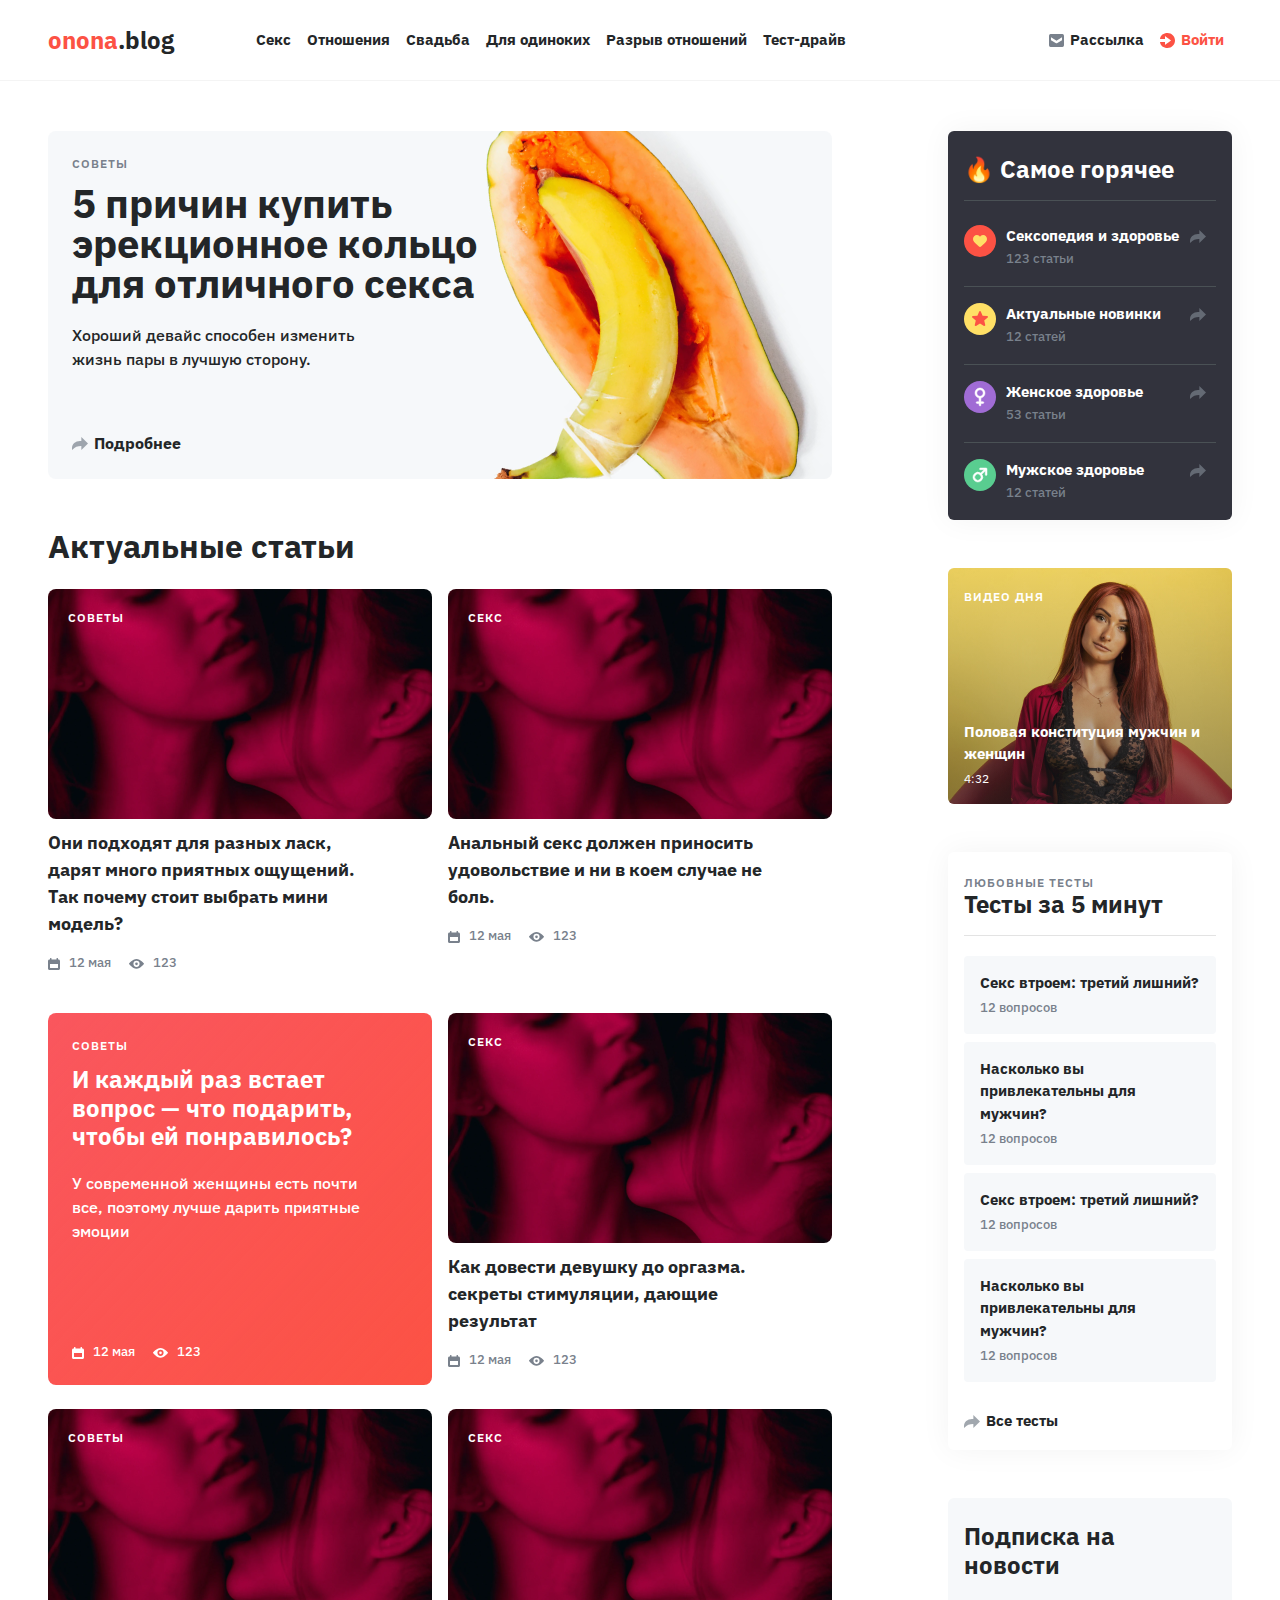
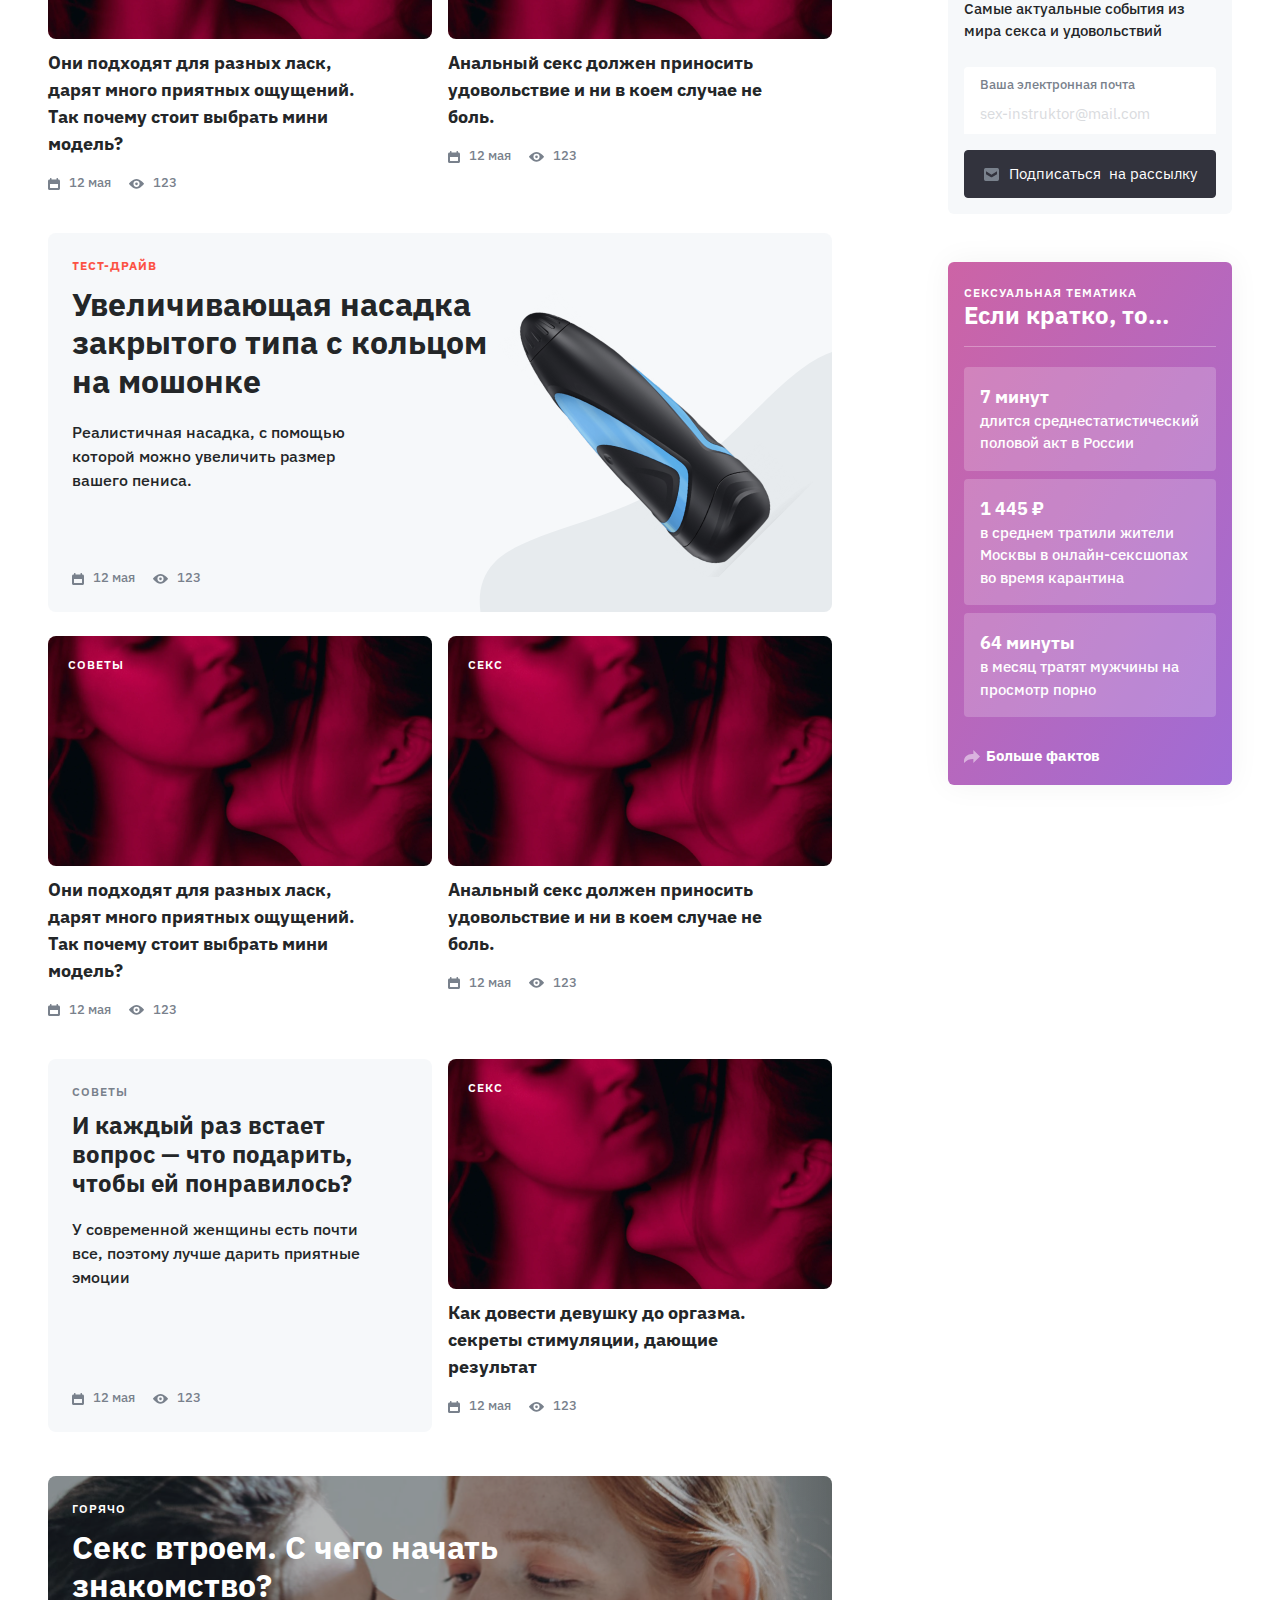
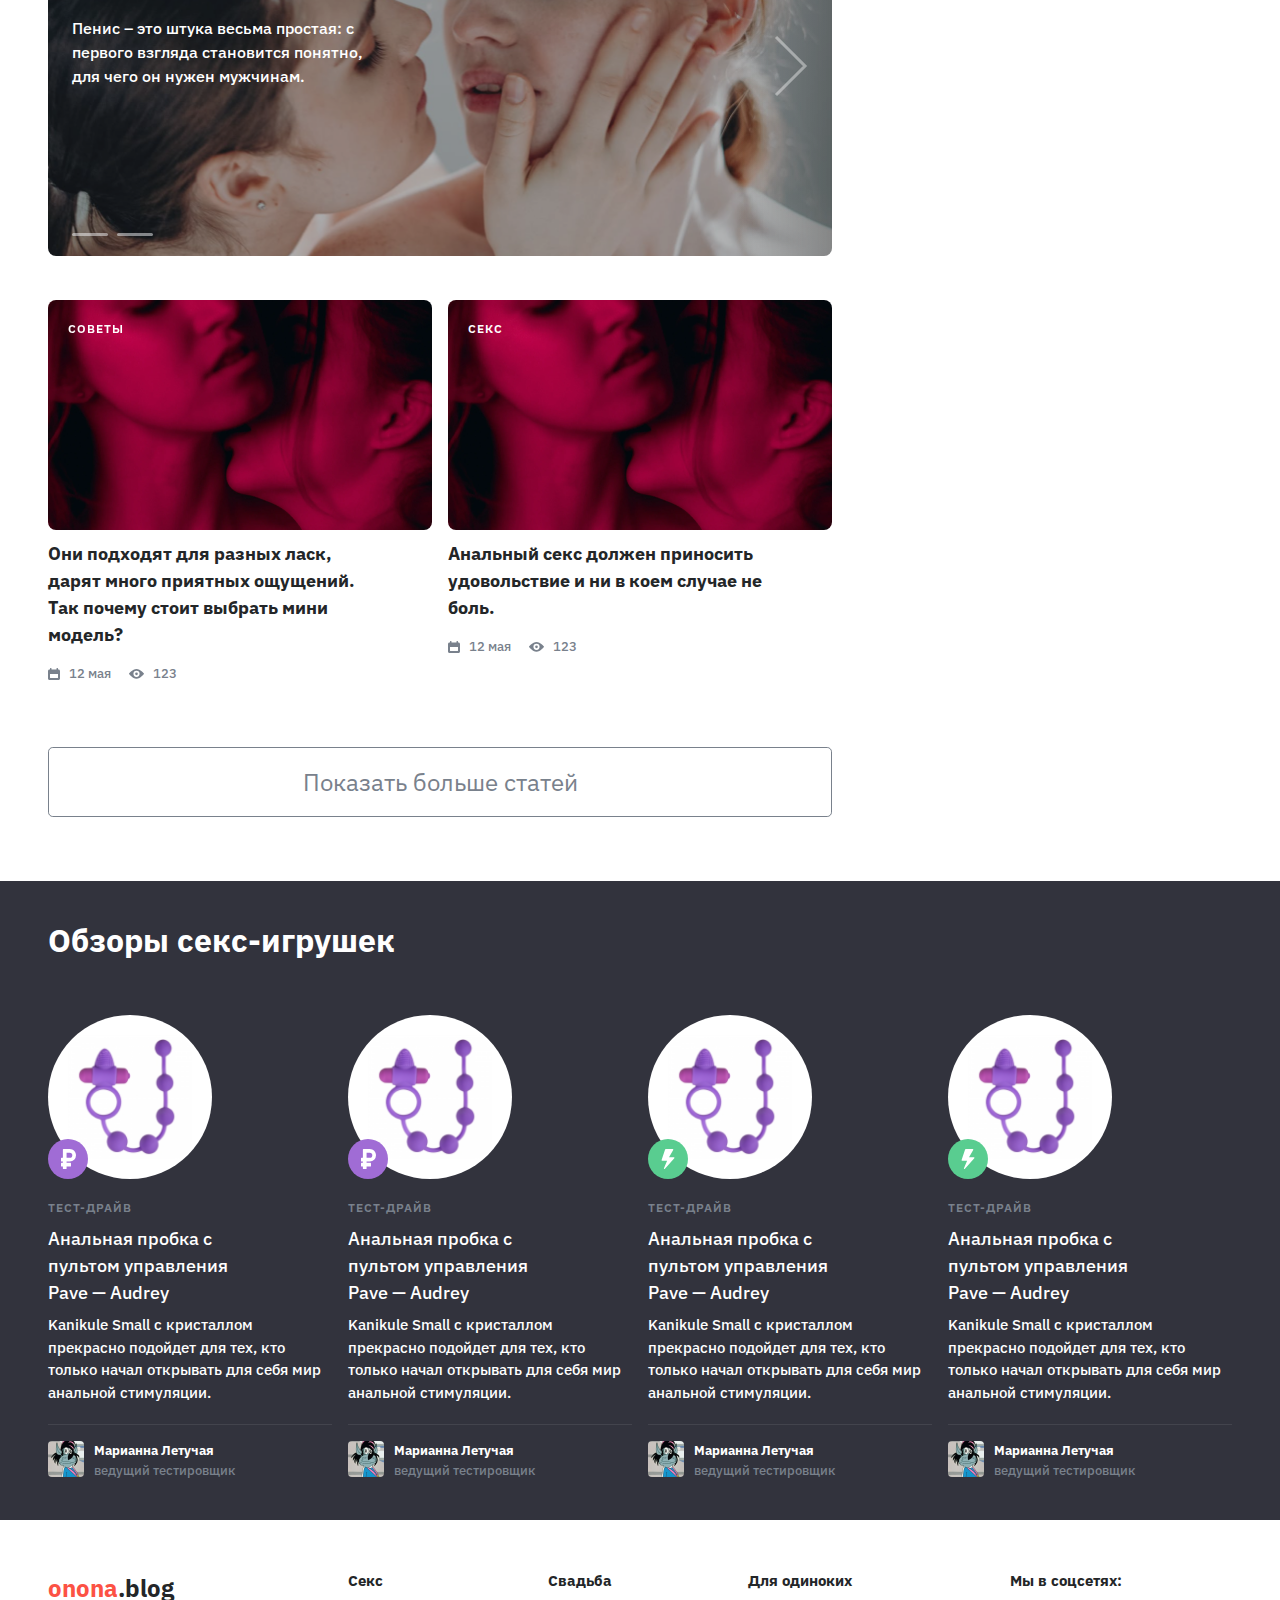
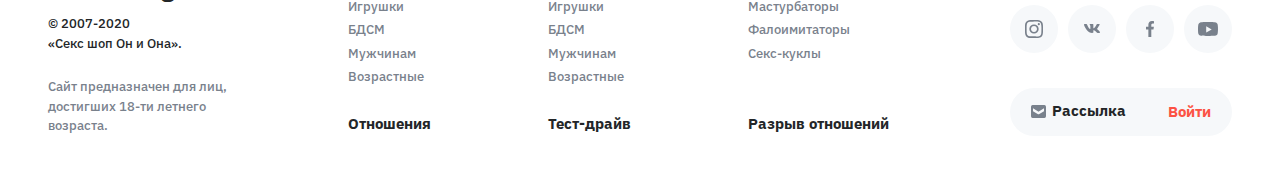
<file: index.html>
<!DOCTYPE html>
<html lang="ru">

<head>
	<meta charset="utf-8">
	<title>OnOna.blog</title>
	<meta http-equiv="X-UA-Compatible" content="IE=edge">
	<meta name="viewport" content="width=device-width, initial-scale=1">
	<!-- Favicon -->
	<link rel="apple-touch-icon" sizes="180x180" href="img/favicon/apple-touch-icon.png">
	<link rel="icon" type="image/png" sizes="32x32" href="img/favicon/favicon-32x32.png">
	<link rel="icon" type="image/png" sizes="16x16" href="img/favicon/favicon-16x16.png">
	<link rel="manifest" href="img/favicon/site.webmanifest">
	<link rel="mask-icon" href="img/favicon/safari-pinned-tab.svg" color="#13b46e">
	<meta name="apple-mobile-web-app-title" content="Project">
	<meta name="application-name" content="Project">
	<meta name="msapplication-TileColor" content="#00a300">
	<meta name="theme-color" content="black">
	<!-- Style -->
	<link rel="stylesheet" href="css/main.min.css">
</head>

<body>
	<!-- Header -->
	<header class="header">
		<div class="container">
			<nav class="row align-items-center">
				<div class="col col-lg-2">
					<a class="logotype" href="/onona/"><span class="text-primary">onona</span>.blog</a>
				</div>
				<div class="col-auto order-lg-2">
					<ul>
						<li>
							<a href="#subscribeModal" data-toggle="modal">
								<svg xmlns="http://www.w3.org/2000/svg" width="15" height="13" fill="none">
									<path
										d="M13.438 0H1.562C.703 0 0 .912 0 2.031v8.938C0 12.089.701 13 1.563 13h11.874C14.3 13 15 12.088 15 10.969V2.03C15 .911 14.299 0 13.437 0zM13 6.146L8.369 9.052a1.574 1.574 0 01-.869.276c-.3 0-.594-.097-.869-.276L2 6.146V3.309l5.206 3.297a.518.518 0 00.588 0L13 3.309v2.837z" />
									</svg> <span class="d-none d-sm-inline">Рассылка</span></a>
						</li>
						<li>
							<a data-toggle="modal" href="#authModal" class="text-primary">
								<svg xmlns="http://www.w3.org/2000/svg" width="15" height="15" fill="none">
									<path
										d="M7.483 15C3.562 15 .346 12.822 0 9h5v3s6-4.535 6-4.5c0 .035-6-4.463-6-4.463V6H0c.346-3.822 3.562-6 7.483-6C11.634 0 15 3.358 15 7.5c0 4.142-3.366 7.5-7.517 7.5z" />
									</svg> Войти</a>
						</li>
					</ul>
				</div>
				<div class="col-lg order-lg-1">
					<ul>
						<li>
							<a href="/onona/category.html">Секс</a>
						</li>
						<li>
							<a href="/onona/category.html">Отношения</a>
						</li>
						<li>
							<a href="/onona/category.html">Свадьба</a>
						</li>
						<li>
							<a href="/onona/category.html">Для одиноких</a>
						</li>
						<li>
							<a href="/onona/category.html">Разрыв <span class="d-none d-xl-inline">&nbsp;отношений</span></a>
						</li>
						<li>
							<a href="/onona/category.html">Тест-драйв</a>
						</li>
					</ul>
				</div>
			</nav>
		</div>
	</header>

	<div class="container">
		<div class="row">
			<div class="col">

				<!-- Content -->
				<main>
					<div class="block block--style-image blocks--size-full"
						style="background-image: url(img/welcome.png);">
						<a href="/onona/article.html" class="block__image">
							<img src="img/welcome.png" alt="">
							<span>Советы</span>
						</a>
						<h1 class="block__title">5 причин купить эрекционное кольцо для отличного секса</h1>
						<p>Хороший девайс способен изменить жизнь пары в лучшую сторону.</p>
						<a href="/onona/article.html" class="mt-4 mt-md-5">
							<svg xmlns="http://www.w3.org/2000/svg" width="16" height="13" fill="none">
								<path fill="#79818C"
									d="M16 6.496L9.35 0v3.875H7.938C3.553 3.875 0 7.041 0 10.946V13l.628-.613c2.135-2.084 5.156-3.271 8.323-3.271h.4v3.875L16 6.496z"
									opacity=".7" /></svg> Подробнее</a>
					</div>

					<h2 class="mt-5">Актуальные статьи</h2>
					<div class="blocks mt-4">
						<div class="block block--style-article">
							<a href="/onona/article.html" class="block__image block__image--text-white">
								<img src="img/article.png" alt="">
								<span>Советы</span>
							</a>
							<a href="/onona/article.html" class="block__title">Они подходят для разных ласк, дарят много
								приятных ощущений. Так почему стоит выбрать мини модель?</a>
							<div class="block__panel">
								<div>
									<svg xmlns="http://www.w3.org/2000/svg" width="12" height="12" fill="none">
										<path
											d="M1.5 1.5H2v-1a.5.5 0 01.5-.5H3a.5.5 0 01.5.5v1h5v-1A.5.5 0 019 0h.5a.5.5 0 01.5.5v1h.5c.827 0 1.5.673 1.5 1.5v7.5c0 .827-.673 1.5-1.5 1.5h-9C.673 12 0 11.327 0 10.5V3c0-.827.673-1.5 1.5-1.5zm.5 8a.5.5 0 00.5.5h7a.5.5 0 00.5-.5V6.02H2V9.5z" />
										</svg> 12 мая
								</div>
								<div>
									<svg xmlns="http://www.w3.org/2000/svg" width="15" height="10" fill="none">
										<path
											d="M14.918 4.578C14.784 4.391 11.562 0 7.5 0S.216 4.391.082 4.578a.438.438 0 000 .512c.134.187 3.356 4.578 7.418 4.578s7.284-4.391 7.418-4.578a.438.438 0 000-.512zM7.5 7.91a3.08 3.08 0 01-3.076-3.076A3.08 3.08 0 017.5 1.758a3.08 3.08 0 013.076 3.076A3.08 3.08 0 017.5 7.91z" />
										<path fill="#79818C"
											d="M7.5 3.516a1.32 1.32 0 00-1.318 1.318A1.32 1.32 0 007.5 6.152a1.32 1.32 0 001.318-1.318A1.32 1.32 0 007.5 3.516z" />
										</svg> 123
								</div>
							</div>
						</div>
						<div class="block block--style-article">
							<a href="/onona/article.html" class="block__image block__image--text-white">
								<img src="img/article.png" alt="">
								<span>Секс</span>
							</a>
							<a href="/onona/article.html" class="block__title">Анальный секс должен приносить удовольствие и
								ни в коем случае не боль.</a>
							<div class="block__panel">
								<div>
									<svg xmlns="http://www.w3.org/2000/svg" width="12" height="12" fill="none">
										<path
											d="M1.5 1.5H2v-1a.5.5 0 01.5-.5H3a.5.5 0 01.5.5v1h5v-1A.5.5 0 019 0h.5a.5.5 0 01.5.5v1h.5c.827 0 1.5.673 1.5 1.5v7.5c0 .827-.673 1.5-1.5 1.5h-9C.673 12 0 11.327 0 10.5V3c0-.827.673-1.5 1.5-1.5zm.5 8a.5.5 0 00.5.5h7a.5.5 0 00.5-.5V6.02H2V9.5z" />
										</svg> 12 мая
								</div>
								<div>
									<svg xmlns="http://www.w3.org/2000/svg" width="15" height="10" fill="none">
										<path
											d="M14.918 4.578C14.784 4.391 11.562 0 7.5 0S.216 4.391.082 4.578a.438.438 0 000 .512c.134.187 3.356 4.578 7.418 4.578s7.284-4.391 7.418-4.578a.438.438 0 000-.512zM7.5 7.91a3.08 3.08 0 01-3.076-3.076A3.08 3.08 0 017.5 1.758a3.08 3.08 0 013.076 3.076A3.08 3.08 0 017.5 7.91z" />
										<path fill="#79818C"
											d="M7.5 3.516a1.32 1.32 0 00-1.318 1.318A1.32 1.32 0 007.5 6.152a1.32 1.32 0 001.318-1.318A1.32 1.32 0 007.5 3.516z" />
										</svg> 123
								</div>
							</div>
						</div>
						<a href="/onona/article.html" class="block block--bg-primary">
							<span>Советы</span>
							<div class="h3 block__title">И каждый раз встает вопрос — что подарить, чтобы ей
								понравилось?</div>
							<p class="mb-5">У современной женщины есть почти все, поэтому лучше дарить приятные эмоции
							</p>
							<div class="block__panel block__panel--color-white mt-auto">
								<div>
									<svg xmlns="http://www.w3.org/2000/svg" width="12" height="12" fill="none">
										<path
											d="M1.5 1.5H2v-1a.5.5 0 01.5-.5H3a.5.5 0 01.5.5v1h5v-1A.5.5 0 019 0h.5a.5.5 0 01.5.5v1h.5c.827 0 1.5.673 1.5 1.5v7.5c0 .827-.673 1.5-1.5 1.5h-9C.673 12 0 11.327 0 10.5V3c0-.827.673-1.5 1.5-1.5zm.5 8a.5.5 0 00.5.5h7a.5.5 0 00.5-.5V6.02H2V9.5z" />
										</svg> 12 мая
								</div>
								<div>
									<svg xmlns="http://www.w3.org/2000/svg" width="15" height="10" fill="none">
										<path
											d="M14.918 4.578C14.784 4.391 11.562 0 7.5 0S.216 4.391.082 4.578a.438.438 0 000 .512c.134.187 3.356 4.578 7.418 4.578s7.284-4.391 7.418-4.578a.438.438 0 000-.512zM7.5 7.91a3.08 3.08 0 01-3.076-3.076A3.08 3.08 0 017.5 1.758a3.08 3.08 0 013.076 3.076A3.08 3.08 0 017.5 7.91z" />
										<path fill="#79818C"
											d="M7.5 3.516a1.32 1.32 0 00-1.318 1.318A1.32 1.32 0 007.5 6.152a1.32 1.32 0 001.318-1.318A1.32 1.32 0 007.5 3.516z" />
										</svg> 123
								</div>
							</div>
						</a>
						<div class="block block--style-article">
							<a href="/onona/article.html" class="block__image block__image--text-white">
								<img src="img/article.png" alt="">
								<span>Секс</span>
							</a>
							<a href="/onona/article.html" class="block__title">Как довести девушку до оргазма. секреты
								стимуляции, дающие результат</a>
							<div class="block__panel">
								<div>
									<svg xmlns="http://www.w3.org/2000/svg" width="12" height="12" fill="none">
										<path
											d="M1.5 1.5H2v-1a.5.5 0 01.5-.5H3a.5.5 0 01.5.5v1h5v-1A.5.5 0 019 0h.5a.5.5 0 01.5.5v1h.5c.827 0 1.5.673 1.5 1.5v7.5c0 .827-.673 1.5-1.5 1.5h-9C.673 12 0 11.327 0 10.5V3c0-.827.673-1.5 1.5-1.5zm.5 8a.5.5 0 00.5.5h7a.5.5 0 00.5-.5V6.02H2V9.5z" />
										</svg> 12 мая
								</div>
								<div>
									<svg xmlns="http://www.w3.org/2000/svg" width="15" height="10" fill="none">
										<path
											d="M14.918 4.578C14.784 4.391 11.562 0 7.5 0S.216 4.391.082 4.578a.438.438 0 000 .512c.134.187 3.356 4.578 7.418 4.578s7.284-4.391 7.418-4.578a.438.438 0 000-.512zM7.5 7.91a3.08 3.08 0 01-3.076-3.076A3.08 3.08 0 017.5 1.758a3.08 3.08 0 013.076 3.076A3.08 3.08 0 017.5 7.91z" />
										<path fill="#79818C"
											d="M7.5 3.516a1.32 1.32 0 00-1.318 1.318A1.32 1.32 0 007.5 6.152a1.32 1.32 0 001.318-1.318A1.32 1.32 0 007.5 3.516z" />
										</svg> 123
								</div>
							</div>
						</div>
						<div class="block block--style-article">
							<a href="/onona/article.html" class="block__image block__image--text-white">
								<img src="img/article.png" alt="">
								<span>Советы</span>
							</a>
							<a href="/onona/article.html" class="block__title">Они подходят для разных ласк, дарят много
								приятных ощущений. Так почему стоит выбрать мини модель?</a>
							<div class="block__panel">
								<div>
									<svg xmlns="http://www.w3.org/2000/svg" width="12" height="12" fill="none">
										<path
											d="M1.5 1.5H2v-1a.5.5 0 01.5-.5H3a.5.5 0 01.5.5v1h5v-1A.5.5 0 019 0h.5a.5.5 0 01.5.5v1h.5c.827 0 1.5.673 1.5 1.5v7.5c0 .827-.673 1.5-1.5 1.5h-9C.673 12 0 11.327 0 10.5V3c0-.827.673-1.5 1.5-1.5zm.5 8a.5.5 0 00.5.5h7a.5.5 0 00.5-.5V6.02H2V9.5z" />
										</svg> 12 мая
								</div>
								<div>
									<svg xmlns="http://www.w3.org/2000/svg" width="15" height="10" fill="none">
										<path
											d="M14.918 4.578C14.784 4.391 11.562 0 7.5 0S.216 4.391.082 4.578a.438.438 0 000 .512c.134.187 3.356 4.578 7.418 4.578s7.284-4.391 7.418-4.578a.438.438 0 000-.512zM7.5 7.91a3.08 3.08 0 01-3.076-3.076A3.08 3.08 0 017.5 1.758a3.08 3.08 0 013.076 3.076A3.08 3.08 0 017.5 7.91z" />
										<path fill="#79818C"
											d="M7.5 3.516a1.32 1.32 0 00-1.318 1.318A1.32 1.32 0 007.5 6.152a1.32 1.32 0 001.318-1.318A1.32 1.32 0 007.5 3.516z" />
										</svg> 123
								</div>
							</div>
						</div>
						<div class="block block--style-article">
							<a href="/onona/article.html" class="block__image block__image--text-white">
								<img src="img/article.png" alt="">
								<span>Секс</span>
							</a>
							<a href="/onona/article.html" class="block__title">Анальный секс должен приносить удовольствие и
								ни в коем случае не боль.</a>
							<div class="block__panel">
								<div>
									<svg xmlns="http://www.w3.org/2000/svg" width="12" height="12" fill="none">
										<path
											d="M1.5 1.5H2v-1a.5.5 0 01.5-.5H3a.5.5 0 01.5.5v1h5v-1A.5.5 0 019 0h.5a.5.5 0 01.5.5v1h.5c.827 0 1.5.673 1.5 1.5v7.5c0 .827-.673 1.5-1.5 1.5h-9C.673 12 0 11.327 0 10.5V3c0-.827.673-1.5 1.5-1.5zm.5 8a.5.5 0 00.5.5h7a.5.5 0 00.5-.5V6.02H2V9.5z" />
										</svg> 12 мая
								</div>
								<div>
									<svg xmlns="http://www.w3.org/2000/svg" width="15" height="10" fill="none">
										<path
											d="M14.918 4.578C14.784 4.391 11.562 0 7.5 0S.216 4.391.082 4.578a.438.438 0 000 .512c.134.187 3.356 4.578 7.418 4.578s7.284-4.391 7.418-4.578a.438.438 0 000-.512zM7.5 7.91a3.08 3.08 0 01-3.076-3.076A3.08 3.08 0 017.5 1.758a3.08 3.08 0 013.076 3.076A3.08 3.08 0 017.5 7.91z" />
										<path fill="#79818C"
											d="M7.5 3.516a1.32 1.32 0 00-1.318 1.318A1.32 1.32 0 007.5 6.152a1.32 1.32 0 001.318-1.318A1.32 1.32 0 007.5 3.516z" />
										</svg> 123
								</div>
							</div>
						</div>
						<a href="/onona/article.html" class="block blocks--size-full block--style-image"
							style="background-image: url(img/article-1.png), url(img/article-bg.svg);">
							<div class="block__image">
								<img src="img/article-1.png" alt="">
								<span class="text-primary font-weight-bold">Тест-драйв</span>
							</div>
							<h2 class="block__title">Увеличивающая насадка закрытого типа с кольцом на мошонке</h2>
							<p>Реалистичная насадка, с помощью которой можно увеличить размер вашего пениса.</p>
							<div class="block__panel mt-md-5">
								<div>
									<svg xmlns="http://www.w3.org/2000/svg" width="12" height="12" fill="none">
										<path
											d="M1.5 1.5H2v-1a.5.5 0 01.5-.5H3a.5.5 0 01.5.5v1h5v-1A.5.5 0 019 0h.5a.5.5 0 01.5.5v1h.5c.827 0 1.5.673 1.5 1.5v7.5c0 .827-.673 1.5-1.5 1.5h-9C.673 12 0 11.327 0 10.5V3c0-.827.673-1.5 1.5-1.5zm.5 8a.5.5 0 00.5.5h7a.5.5 0 00.5-.5V6.02H2V9.5z" />
										</svg> 12 мая
								</div>
								<div>
									<svg xmlns="http://www.w3.org/2000/svg" width="15" height="10" fill="none">
										<path
											d="M14.918 4.578C14.784 4.391 11.562 0 7.5 0S.216 4.391.082 4.578a.438.438 0 000 .512c.134.187 3.356 4.578 7.418 4.578s7.284-4.391 7.418-4.578a.438.438 0 000-.512zM7.5 7.91a3.08 3.08 0 01-3.076-3.076A3.08 3.08 0 017.5 1.758a3.08 3.08 0 013.076 3.076A3.08 3.08 0 017.5 7.91z" />
										<path fill="#79818C"
											d="M7.5 3.516a1.32 1.32 0 00-1.318 1.318A1.32 1.32 0 007.5 6.152a1.32 1.32 0 001.318-1.318A1.32 1.32 0 007.5 3.516z" />
										</svg> 123
								</div>
							</div>
						</a>
						<div class="block block--style-article">
							<a href="/onona/article.html" class="block__image block__image--text-white">
								<img src="img/article.png" alt="">
								<span>Советы</span>
							</a>
							<a href="/onona/article.html" class="block__title">Они подходят для разных ласк, дарят много
								приятных ощущений. Так почему стоит выбрать мини модель?</a>
							<div class="block__panel">
								<div>
									<svg xmlns="http://www.w3.org/2000/svg" width="12" height="12" fill="none">
										<path
											d="M1.5 1.5H2v-1a.5.5 0 01.5-.5H3a.5.5 0 01.5.5v1h5v-1A.5.5 0 019 0h.5a.5.5 0 01.5.5v1h.5c.827 0 1.5.673 1.5 1.5v7.5c0 .827-.673 1.5-1.5 1.5h-9C.673 12 0 11.327 0 10.5V3c0-.827.673-1.5 1.5-1.5zm.5 8a.5.5 0 00.5.5h7a.5.5 0 00.5-.5V6.02H2V9.5z" />
										</svg> 12 мая
								</div>
								<div>
									<svg xmlns="http://www.w3.org/2000/svg" width="15" height="10" fill="none">
										<path
											d="M14.918 4.578C14.784 4.391 11.562 0 7.5 0S.216 4.391.082 4.578a.438.438 0 000 .512c.134.187 3.356 4.578 7.418 4.578s7.284-4.391 7.418-4.578a.438.438 0 000-.512zM7.5 7.91a3.08 3.08 0 01-3.076-3.076A3.08 3.08 0 017.5 1.758a3.08 3.08 0 013.076 3.076A3.08 3.08 0 017.5 7.91z" />
										<path fill="#79818C"
											d="M7.5 3.516a1.32 1.32 0 00-1.318 1.318A1.32 1.32 0 007.5 6.152a1.32 1.32 0 001.318-1.318A1.32 1.32 0 007.5 3.516z" />
										</svg> 123
								</div>
							</div>
						</div>
						<div class="block block--style-article">
							<a href="/onona/article.html" class="block__image block__image--text-white">
								<img src="img/article.png" alt="">
								<span>Секс</span>
							</a>
							<a href="/onona/article.html" class="block__title">Анальный секс должен приносить удовольствие и
								ни в коем случае не боль.</a>
							<div class="block__panel">
								<div>
									<svg xmlns="http://www.w3.org/2000/svg" width="12" height="12" fill="none">
										<path
											d="M1.5 1.5H2v-1a.5.5 0 01.5-.5H3a.5.5 0 01.5.5v1h5v-1A.5.5 0 019 0h.5a.5.5 0 01.5.5v1h.5c.827 0 1.5.673 1.5 1.5v7.5c0 .827-.673 1.5-1.5 1.5h-9C.673 12 0 11.327 0 10.5V3c0-.827.673-1.5 1.5-1.5zm.5 8a.5.5 0 00.5.5h7a.5.5 0 00.5-.5V6.02H2V9.5z" />
										</svg> 12 мая
								</div>
								<div>
									<svg xmlns="http://www.w3.org/2000/svg" width="15" height="10" fill="none">
										<path
											d="M14.918 4.578C14.784 4.391 11.562 0 7.5 0S.216 4.391.082 4.578a.438.438 0 000 .512c.134.187 3.356 4.578 7.418 4.578s7.284-4.391 7.418-4.578a.438.438 0 000-.512zM7.5 7.91a3.08 3.08 0 01-3.076-3.076A3.08 3.08 0 017.5 1.758a3.08 3.08 0 013.076 3.076A3.08 3.08 0 017.5 7.91z" />
										<path fill="#79818C"
											d="M7.5 3.516a1.32 1.32 0 00-1.318 1.318A1.32 1.32 0 007.5 6.152a1.32 1.32 0 001.318-1.318A1.32 1.32 0 007.5 3.516z" />
										</svg> 123
								</div>
							</div>
						</div>
						<a href="/onona/article.html" class="block">
							<span>Советы</span>
							<h3 class="block__title">И каждый раз встает вопрос — что подарить, чтобы ей понравилось?
							</h3>
							<p class="mb-5">У современной женщины есть почти все, поэтому лучше дарить приятные эмоции
							</p>
							<div class="block__panel mt-auto">
								<div>
									<svg xmlns="http://www.w3.org/2000/svg" width="12" height="12" fill="none">
										<path
											d="M1.5 1.5H2v-1a.5.5 0 01.5-.5H3a.5.5 0 01.5.5v1h5v-1A.5.5 0 019 0h.5a.5.5 0 01.5.5v1h.5c.827 0 1.5.673 1.5 1.5v7.5c0 .827-.673 1.5-1.5 1.5h-9C.673 12 0 11.327 0 10.5V3c0-.827.673-1.5 1.5-1.5zm.5 8a.5.5 0 00.5.5h7a.5.5 0 00.5-.5V6.02H2V9.5z" />
										</svg> 12 мая
								</div>
								<div>
									<svg xmlns="http://www.w3.org/2000/svg" width="15" height="10" fill="none">
										<path
											d="M14.918 4.578C14.784 4.391 11.562 0 7.5 0S.216 4.391.082 4.578a.438.438 0 000 .512c.134.187 3.356 4.578 7.418 4.578s7.284-4.391 7.418-4.578a.438.438 0 000-.512zM7.5 7.91a3.08 3.08 0 01-3.076-3.076A3.08 3.08 0 017.5 1.758a3.08 3.08 0 013.076 3.076A3.08 3.08 0 017.5 7.91z" />
										<path fill="#79818C"
											d="M7.5 3.516a1.32 1.32 0 00-1.318 1.318A1.32 1.32 0 007.5 6.152a1.32 1.32 0 001.318-1.318A1.32 1.32 0 007.5 3.516z" />
										</svg> 123
								</div>
							</div>
						</a>
						<div class="block block--style-article">
							<a href="/onona/article.html" class="block__image block__image--text-white">
								<img src="img/article.png" alt="">
								<span>Секс</span>
							</a>
							<a href="/onona/article.html" class="block__title">Как довести девушку до оргазма. секреты
								стимуляции, дающие результат</a>
							<div class="block__panel">
								<div>
									<svg xmlns="http://www.w3.org/2000/svg" width="12" height="12" fill="none">
										<path
											d="M1.5 1.5H2v-1a.5.5 0 01.5-.5H3a.5.5 0 01.5.5v1h5v-1A.5.5 0 019 0h.5a.5.5 0 01.5.5v1h.5c.827 0 1.5.673 1.5 1.5v7.5c0 .827-.673 1.5-1.5 1.5h-9C.673 12 0 11.327 0 10.5V3c0-.827.673-1.5 1.5-1.5zm.5 8a.5.5 0 00.5.5h7a.5.5 0 00.5-.5V6.02H2V9.5z" />
										</svg> 12 мая
								</div>
								<div>
									<svg xmlns="http://www.w3.org/2000/svg" width="15" height="10" fill="none">
										<path
											d="M14.918 4.578C14.784 4.391 11.562 0 7.5 0S.216 4.391.082 4.578a.438.438 0 000 .512c.134.187 3.356 4.578 7.418 4.578s7.284-4.391 7.418-4.578a.438.438 0 000-.512zM7.5 7.91a3.08 3.08 0 01-3.076-3.076A3.08 3.08 0 017.5 1.758a3.08 3.08 0 013.076 3.076A3.08 3.08 0 017.5 7.91z" />
										<path fill="#79818C"
											d="M7.5 3.516a1.32 1.32 0 00-1.318 1.318A1.32 1.32 0 007.5 6.152a1.32 1.32 0 001.318-1.318A1.32 1.32 0 007.5 3.516z" />
										</svg> 123
								</div>
							</div>
						</div>
						<div class="blocks--size-full px-0">
							<div id="main-slider" class="block__slider">
								<a href="/onona/article.html" class="block block--style-image block--text-white"
									style="background-image: url(img/article-3.png);">
									<span>Горячо</span>
									<div class="h2 block__title">Секс втроем. С чего начать знакомство?</div>
									<p>Пенис – это штука весьма простая: с первого взгляда становится понятно, для чего
										он нужен мужчинам.</p>
								</a>
								<a href="/onona/article.html" class="block block--style-image block--text-white"
									style="background-image: url(img/article-3.png);">
									<span>Горячо</span>
									<div class="h2 block__title">Секс втроем. С чего начать знакомство? 2</div>
									<p>Пенис – это штука весьма простая: с первого взгляда становится понятно, для чего
										он нужен мужчинам. Пенис – это штука весьма простая: с первого взгляда
										становится понятно, для чего он нужен мужчинам.</p>
								</a>
							</div>
						</div>
						<div class="block block--style-article">
							<a href="/onona/article.html" class="block__image block__image--text-white">
								<img src="img/article.png" alt="">
								<span>Советы</span>
							</a>
							<a href="/onona/article.html" class="block__title">Они подходят для разных ласк, дарят много
								приятных ощущений. Так почему стоит выбрать мини модель?</a>
							<div class="block__panel">
								<div>
									<svg xmlns="http://www.w3.org/2000/svg" width="12" height="12" fill="none">
										<path
											d="M1.5 1.5H2v-1a.5.5 0 01.5-.5H3a.5.5 0 01.5.5v1h5v-1A.5.5 0 019 0h.5a.5.5 0 01.5.5v1h.5c.827 0 1.5.673 1.5 1.5v7.5c0 .827-.673 1.5-1.5 1.5h-9C.673 12 0 11.327 0 10.5V3c0-.827.673-1.5 1.5-1.5zm.5 8a.5.5 0 00.5.5h7a.5.5 0 00.5-.5V6.02H2V9.5z" />
										</svg> 12 мая
								</div>
								<div>
									<svg xmlns="http://www.w3.org/2000/svg" width="15" height="10" fill="none">
										<path
											d="M14.918 4.578C14.784 4.391 11.562 0 7.5 0S.216 4.391.082 4.578a.438.438 0 000 .512c.134.187 3.356 4.578 7.418 4.578s7.284-4.391 7.418-4.578a.438.438 0 000-.512zM7.5 7.91a3.08 3.08 0 01-3.076-3.076A3.08 3.08 0 017.5 1.758a3.08 3.08 0 013.076 3.076A3.08 3.08 0 017.5 7.91z" />
										<path fill="#79818C"
											d="M7.5 3.516a1.32 1.32 0 00-1.318 1.318A1.32 1.32 0 007.5 6.152a1.32 1.32 0 001.318-1.318A1.32 1.32 0 007.5 3.516z" />
										</svg> 123
								</div>
							</div>
						</div>
						<div class="block block--style-article">
							<a href="/onona/article.html" class="block__image block__image--text-white">
								<img src="img/article.png" alt="">
								<span>Секс</span>
							</a>
							<a href="/onona/article.html" class="block__title">Анальный секс должен приносить удовольствие и
								ни в коем случае не боль.</a>
							<div class="block__panel">
								<div>
									<svg xmlns="http://www.w3.org/2000/svg" width="12" height="12" fill="none">
										<path
											d="M1.5 1.5H2v-1a.5.5 0 01.5-.5H3a.5.5 0 01.5.5v1h5v-1A.5.5 0 019 0h.5a.5.5 0 01.5.5v1h.5c.827 0 1.5.673 1.5 1.5v7.5c0 .827-.673 1.5-1.5 1.5h-9C.673 12 0 11.327 0 10.5V3c0-.827.673-1.5 1.5-1.5zm.5 8a.5.5 0 00.5.5h7a.5.5 0 00.5-.5V6.02H2V9.5z" />
										</svg> 12 мая
								</div>
								<div>
									<svg xmlns="http://www.w3.org/2000/svg" width="15" height="10" fill="none">
										<path
											d="M14.918 4.578C14.784 4.391 11.562 0 7.5 0S.216 4.391.082 4.578a.438.438 0 000 .512c.134.187 3.356 4.578 7.418 4.578s7.284-4.391 7.418-4.578a.438.438 0 000-.512zM7.5 7.91a3.08 3.08 0 01-3.076-3.076A3.08 3.08 0 017.5 1.758a3.08 3.08 0 013.076 3.076A3.08 3.08 0 017.5 7.91z" />
										<path fill="#79818C"
											d="M7.5 3.516a1.32 1.32 0 00-1.318 1.318A1.32 1.32 0 007.5 6.152a1.32 1.32 0 001.318-1.318A1.32 1.32 0 007.5 3.516z" />
										</svg> 123
								</div>
							</div>
						</div>
					</div>
					<a href="#" class="btn btn-lg btn-outline-light w-100 mt-5">Показать больше статей</a>
				</main>
			</div>

			<div class="col-lg-3 offset-lg-1">

				<!-- Sidebar -->
				<aside class="sidebar">

					<!-- Popular -->
					<div class="sidebar__block sidebar__block--style-links">
						<div class="sidebar__title">🔥 Самое горячее</div>
						<ul>
							<li>
								<a href="#">
									<div class="sidebar__icon sidebar__icon--bg-red"><img src="img/icon/heart.svg" alt="">
									</div>
									<div>
										<div class="font-weight-bold">Сексопедия и здоровье</div>
										<span>123 статьи</span>
									</div>
								</a>
							</li>
							<li>
								<a href="#">
									<div class="sidebar__icon sidebar__icon--bg-yellow"><img src="img/icon/star.svg" alt="">
									</div>
									<div>
										<div class="font-weight-bold">Актуальные новинки</div>
										<span>12 статей</span>
									</div>
								</a>
							</li>
							<li>
								<a href="#">
									<div class="sidebar__icon sidebar__icon--bg-purple"><img src="img/icon/woman.svg" alt="">
									</div>
									<div>
										<div class="font-weight-bold">Женское здоровье</div>
										<span>53 статьи</span>
									</div>
								</a>
							</li>
							<li>
								<a href="#">
									<div class="sidebar__icon sidebar__icon--bg-green"><img src="img/icon/man.svg" alt="">
									</div>
									<div>
										<div class="font-weight-bold">Мужское здоровье</div>
										<span>12 статей</span>
									</div>
								</a>
							</li>
						</ul>
					</div>

					<!-- Video of day -->
					<a href="#" class="sidebar__block sidebar__block--style-poster">
						<img src="img/sidebar.png" alt="">
						<div class="sidebar__absolute">
							<span>Видео дня</span>
							<div class="font-weight-bold mt-auto">Половая конституция мужчин и женщин</div>
							<small>4:32</small>
						</div>
					</a>

					<!-- Test -->
					<div class="sidebar__block sidebar__block--style-test">
						<div class="sidebar__title">
							<span>Любовные тесты</span>
							Тесты за 5 минут
						</div>
						<ul>
							<li><a href="#">Секс втроем: третий лишний? <span>12 вопросов</span></a></li>
							<li><a href="#">Насколько вы привлекательны для мужчин? <span>12 вопросов</span></a></li>
							<li><a href="#">Секс втроем: третий лишний? <span>12 вопросов</span></a></li>
							<li><a href="#">Насколько вы привлекательны для мужчин? <span>12 вопросов</span></a></li>
						</ul>
						<a href="#" class="sidebar__link">
							<svg xmlns="http://www.w3.org/2000/svg" width="16" height="13" fill="none">
								<path
									d="M16 6.496L9.35 0v3.875H7.938C3.553 3.875 0 7.041 0 10.946V13l.628-.613c2.135-2.084 5.156-3.271 8.323-3.271h.4v3.875L16 6.496z"
									opacity=".7" /></svg> Все тесты</a>
					</div>

					<!-- Subscribe -->
					<div class="sidebar__block sidebar__block--style-subscribe">
						<div class="sidebar__title">Подписка на новости</div>
						<p>Самые актуальные события из мира секса и удовольствий</p>
						<form class="mt-4">
							<div class="sidebar__input">
								<label>Ваша электронная почта</label>
								<input type="text" placeholder="sex-instruktor@mail.com">
							</div>
							<a href="#" class="btn btn-dark mt-3"><svg xmlns="http://www.w3.org/2000/svg" width="15"
									height="13" fill="none">
									<path
										d="M13.438 0H1.562C.703 0 0 .912 0 2.031v8.938C0 12.089.701 13 1.563 13h11.874C14.3 13 15 12.088 15 10.969V2.03C15 .911 14.299 0 13.437 0zM13 6.146L8.369 9.052a1.574 1.574 0 01-.869.276c-.3 0-.594-.097-.869-.276L2 6.146V3.309l5.206 3.297a.518.518 0 00.588 0L13 3.309v2.837z" />
									</svg> Подписаться <span class="d-none d-xl-inline">&nbsp;на рассылку</span></a>
						</form>
					</div>

					<!-- Facts -->
					<div class="sidebar__block sidebar__block--style-facts">
						<div class="sidebar__title">
							<span>Сексуальная тематика</span>
							Если кратко, то...
						</div>
						<ul>
							<li><a href="#"><span>7 минут</span>
									<p>длится среднестатистический половой акт в России</p>
								</a></li>
							<li><a href="#"><span>1 445 ₽</span>
									<p>в среднем тратили жители Москвы в онлайн-сексшопах во время карантина</p>
								</a></li>
							<li><a href="#"><span>64 минуты</span>
									<p>в месяц тратят мужчины на просмотр порно</p>
								</a></li>
						</ul>
						<a href="#" class="sidebar__link">
							<svg xmlns="http://www.w3.org/2000/svg" width="16" height="13" fill="none">
								<path
									d="M16 6.496L9.35 0v3.875H7.938C3.553 3.875 0 7.041 0 10.946V13l.628-.613c2.135-2.084 5.156-3.271 8.323-3.271h.4v3.875L16 6.496z"
									opacity=".7" /></svg> Больше фактов</a>
					</div>
				</aside>
			</div>
		</div>
	</div>

	<!-- Review -->
	<section class="review">
		<div class="container">
			<h2>Обзоры секс-игрушек</h2>
			<div class="row">
				<div class="col-sm-6 col-lg-3 mt-5">
					<div class="review__item">
						<div class="position-relative">
							<a href="#" class="review__image">
								<img src="img/review.png" alt="">
							</a>
							<div class="review__icon review__icon--bg-purple">
								<img src="img/icon/ruble.svg" alt="">
							</div>
						</div>
						<div class="review__category">Тест-драйв</div>
						<a href="#" class="review__title">Анальная пробка с пультом управления Pave — Audrey</a>
						<p>Kanikule Small с кристаллом прекрасно подойдет для тех, кто только начал открывать для себя
							мир анальной стимуляции.</p>
						<div class="review__panel">
							<div class="review__photo">
								<img src="img/avatar.png" alt="">
							</div>
							<div class="review__author">
								<div class="font-weight-bold">Марианна Летучая</div>
								<span>ведущий тестировщик</span>
							</div>
						</div>
					</div>
				</div>
				<div class="col-sm-6 col-lg-3 mt-5">
					<div class="review__item">
						<div class="position-relative">
							<a href="#" class="review__image">
								<img src="img/review.png" alt="">
							</a>
							<div class="review__icon review__icon--bg-purple">
								<img src="img/icon/ruble.svg" alt="">
							</div>
						</div>
						<div class="review__category">Тест-драйв</div>
						<a href="#" class="review__title">Анальная пробка с пультом управления Pave — Audrey</a>
						<p>Kanikule Small с кристаллом прекрасно подойдет для тех, кто только начал открывать для себя
							мир анальной стимуляции.</p>
						<div class="review__panel">
							<div class="review__photo">
								<img src="img/avatar.png" alt="">
							</div>
							<div class="review__author">
								<div class="font-weight-bold">Марианна Летучая</div>
								<span>ведущий тестировщик</span>
							</div>
						</div>
					</div>
				</div>
				<div class="col-sm-6 col-lg-3 mt-5">
					<div class="review__item">
						<div class="position-relative">
							<a href="#" class="review__image">
								<img src="img/review.png" alt="">
							</a>
							<div class="review__icon review__icon--bg-green">
								<img src="img/icon/bolt.svg" alt="">
							</div>
						</div>
						<div class="review__category">Тест-драйв</div>
						<a href="#" class="review__title">Анальная пробка с пультом управления Pave — Audrey</a>
						<p>Kanikule Small с кристаллом прекрасно подойдет для тех, кто только начал открывать для себя
							мир анальной стимуляции.</p>
						<div class="review__panel">
							<div class="review__photo">
								<img src="img/avatar.png" alt="">
							</div>
							<div class="review__author">
								<div class="font-weight-bold">Марианна Летучая</div>
								<span>ведущий тестировщик</span>
							</div>
						</div>
					</div>
				</div>
				<div class="col-sm-6 col-lg-3 mt-5">
					<div class="review__item">
						<div class="position-relative">
							<a href="#" class="review__image">
								<img src="img/review.png" alt="">
							</a>
							<div class="review__icon review__icon--bg-green">
								<img src="img/icon/bolt.svg" alt="">
							</div>
						</div>
						<div class="review__category">Тест-драйв</div>
						<a href="#" class="review__title">Анальная пробка с пультом управления Pave — Audrey</a>
						<p>Kanikule Small с кристаллом прекрасно подойдет для тех, кто только начал открывать для себя
							мир анальной стимуляции.</p>
						<div class="review__panel">
							<div class="review__photo">
								<img src="img/avatar.png" alt="">
							</div>
							<div class="review__author">
								<div class="font-weight-bold">Марианна Летучая</div>
								<span>ведущий тестировщик</span>
							</div>
						</div>
					</div>
				</div>
			</div>
		</div>
	</section>

	<!-- Footer -->
	<footer class="footer">
		<div class="container">
			<div class="row">
				<div class="col-lg-2 mb-3 mb-lg-0">
					<a class="logotype" href="/onona/"><span class="text-primary">onona</span>.blog</a>
					<p class="text-body mt-2">© 2007-2020 <br class="d-none d-lg-block">«Секс шоп Он и Она».</p>
					<p class="mt-lg-4 mb-0">Сайт предназначен для лиц, достигших 18-ти летнего возраста.</p>
				</div>

				<div class="col-lg-6 offset-lg-1">
					<div class="row h-100">
						<div class="col-6 col-sm-3 col-lg-4 my-2 my-sm-0">
							<a href="/onona/category.html" class="footer__subtitle">Секс</a>
							<ul class="mb-lg-auto">
								<li><a href="/onona/category.html">Игрушки</a></li>
								<li><a href="/onona/category.html">БДСМ</a></li>
								<li><a href="/onona/category.html">Мужчинам</a></li>
								<li><a href="/onona/category.html">Возрастные</a></li>
							</ul>
						</div>
						<div class="col-6 col-sm-3 col-lg-4 my-2 my-sm-0">
							<a href="/onona/category.html" class="footer__subtitle">Свадьба</a>
							<ul class="mb-lg-auto">
								<li><a href="/onona/category.html">Игрушки</a></li>
								<li><a href="/onona/category.html">БДСМ</a></li>
								<li><a href="/onona/category.html">Мужчинам</a></li>
								<li><a href="/onona/category.html">Возрастные</a></li>
							</ul>
						</div>
						<div class="col-6 col-sm-3 col-lg-4 my-2 my-sm-0">
							<a href="/onona/category.html" class="footer__subtitle">Для одиноких</a>
							<ul class="mb-lg-auto">
								<li><a href="/onona/category.html">Мастурбаторы</a></li>
								<li><a href="/onona/category.html">Фалоимитаторы</a></li>
								<li><a href="/onona/category.html">Секс-куклы</a></li>
							</ul>
						</div>
						<div class="col-6 col-sm-3 col-lg mt-lg-auto my-2 my-sm-0">
							<div class="row">
								<div class="col-lg-4 mb-3 mb-lg-0">
									<a href="/onona/category.html" class="footer__subtitle">Отношения</a>
								</div>
								<div class="col-lg-4 mb-3 mb-lg-0">
									<a href="/onona/category.html" class="footer__subtitle">Тест-драйв</a>
								</div>
								<div class="col-lg-4 mb-3 mb-lg-0">
									<a href="/onona/category.html" class="footer__subtitle">Разрыв отношений</a>
								</div>
							</div>
						</div>
					</div>
				</div>

				<div class="col-auto ml-lg-auto d-flex flex-column flex-sm-row flex-lg-column mt-3 mt-lg-0">
					<div>
						<div class="footer__subtitle">Мы в соцсетях:</div>
						<div class="footer__socials">
							<a href="#">
								<svg xmlns="http://www.w3.org/2000/svg" width="18" height="18" fill="none">
									<path fill="#79818C" fill-rule="evenodd"
										d="M9 .009c-.298 0-.595-.002-.89-.005C4.763-.02 1.706-.042.477 3.11c-.488 1.251-.482 2.833-.474 5L.004 9c0 .249 0 .496-.002.741-.007 2.029-.013 3.893.474 5.147 1.226 3.153 4.306 3.13 7.638 3.106a102.464 102.464 0 011.812.001c3.222.03 6.36.058 7.595-3.107.488-1.263.483-2.822.474-4.989v-.001l-.002-.898c0-.337.002-.661.004-.976.016-2.965.027-4.967-1.514-6.506C14.935-.029 12.899-.015 10.025.004 9.693.006 9.351.01 8.996.01H9zm-.806 1.62c.511-.001.993-.006 1.447-.01 6.366-.06 7.185-.067 6.681 11.01-.174 3.81-2.827 3.781-6.256 3.743-.348-.003-.703-.007-1.065-.007-7.167 0-7.374-.205-7.374-7.37 0-7.249.569-7.362 6.567-7.368v.002zm4.53 2.57a1.079 1.079 0 112.157.001 1.079 1.079 0 01-2.158 0zM9 4.382a4.617 4.617 0 100 9.233 4.617 4.617 0 100-9.233zm0 1.62c3.965 0 3.97 5.993 0 5.993-3.963 0-3.97-5.993 0-5.993z"
										clip-rule="evenodd" /></svg>
							</a>
							<a href="#">
								<svg xmlns="http://www.w3.org/2000/svg" width="16" height="9" fill="none">
									<path fill="#79818C"
										d="M15.633.61c.111-.352 0-.61-.53-.61h-1.75c-.445 0-.65.223-.761.469 0 0-.89 2.055-2.151 3.39-.408.386-.594.51-.816.51-.112 0-.273-.124-.273-.475V.609c0-.421-.129-.609-.5-.609h-2.75c-.279 0-.446.196-.446.381 0 .4.63.492.696 1.616v2.441c0 .536-.102.633-.325.633-.593 0-2.037-2.064-2.893-4.427C2.966.185 2.798 0 2.351 0H.6C.1 0 0 .223 0 .469c0 .439.594 2.617 2.763 5.497C4.21 7.934 6.248 9 8.102 9c1.113 0 1.25-.237 1.25-.645V6.868c0-.473.106-.568.458-.568.26 0 .705.123 1.743 1.072C12.74 8.496 12.936 9 13.603 9h1.75c.5 0 .75-.237.607-.704-.158-.466-.725-1.142-1.477-1.943-.408-.457-1.02-.949-1.205-1.195-.26-.316-.186-.456 0-.737 0 0 2.132-2.846 2.355-3.812z" />
									</svg>
							</a>
							<a href="#">
								<svg xmlns="http://www.w3.org/2000/svg" width="8" height="16" fill="none">
									<path fill="#79818C" fill-rule="evenodd"
										d="M7.89 5.826H5.297V4.033c0-.757.362-1.494 1.524-1.494H8V.188S6.93 0 5.907 0C3.77 0 2.374 1.324 2.374 3.72v2.106H0v2.763h2.374V16h2.923V8.59h2.179l.414-2.764z"
										clip-rule="evenodd" /></svg>
							</a>
							<a href="#">
								<svg xmlns="http://www.w3.org/2000/svg" width="20" height="14">
									<path fill="#79818c"
										d="M19.6 2.2c-.2-.9-.9-1.5-1.8-1.8C16.3 0 10 0 10 0S3.8 0 2.2.4C1.3.7.7 1.3.4 2.2 0 3.8 0 7 0 7s0 3.3.4 4.8c.2.9.9 1.5 1.8 1.8 1.6.4 7.8.4 7.8.4s6.3 0 7.8-.4c.9-.2 1.5-.9 1.8-1.8.4-1.5.4-4.8.4-4.8s0-3.2-.4-4.8zM8.2 10.5V4.3l5.5 3.1-5.5 3.1z" />
									</svg>
							</a>
						</div>
					</div>
					<div class="footer__panel mt-3 mt-sm-auto ml-sm-4 ml-lg-0">
						<ul>
							<li>
								<a href="#subscribeModal" data-toggle="modal">
									<svg xmlns="http://www.w3.org/2000/svg" width="15" height="13" fill="none">
										<path
											d="M13.438 0H1.562C.703 0 0 .912 0 2.031v8.938C0 12.089.701 13 1.563 13h11.874C14.3 13 15 12.088 15 10.969V2.03C15 .911 14.299 0 13.437 0zM13 6.146L8.369 9.052a1.574 1.574 0 01-.869.276c-.3 0-.594-.097-.869-.276L2 6.146V3.309l5.206 3.297a.518.518 0 00.588 0L13 3.309v2.837z" />
										</svg> Рассылка</a>
							</li>
							<li>
								<a data-toggle="modal" href="#authModal" class="text-primary">Войти</a>
							</li>
						</ul>
					</div>
				</div>
			</div>
		</div>
	</footer>

	<!-- Modal -->
	<div class="modal fade" id="authModal" tabindex="-1" role="dialog" aria-hidden="true">
		<div class="modal-dialog">
			<div class="modal-content">
				<button type="button" class="close" data-dismiss="modal" aria-label="Close">
					<img src="img/icon/close.svg" alt="">
				</button>
				<div class="modal-body">
					<div class="h1 mb-3">Войти через соцсети</div>
					<p>Оставляйте комментарии, задавайте вопросы и общайтесь с другими участниками нашего блога</p>
					<div class="d-flex flex-wrap mt-5">
						<a href="#" class="mr-3"><img src="img/icon/fb-circle.svg" alt="" class="mr-0"></a>
						<a href="#" class="mr-3"><img src="img/icon/google-circle.svg" alt="" class="mr-0"></a>
						<a href="#" class="mr-3"><img src="img/icon/instagram-circle.svg" alt="" class="mr-0"></a>
						<a href="#" class="mr-3"><img src="img/icon/vk-circle.svg" alt="" class="mr-0"></a>
					</div>
				</div>
			</div>
		</div>
	</div>

	<div class="modal fade" id="subscribeModal" tabindex="-1" role="dialog"	aria-hidden="true">
		<div class="modal-dialog">
			<div class="modal-content">
				<button type="button" class="close" data-dismiss="modal" aria-label="Close">
					<img src="img/icon/close.svg" alt="">
				</button>
				<div class="modal-body">
					<div class="h1 mb-3">Подписаться на рассылку</div>
					<p>Самые актуальные события из мира секса и удовольствий</p>
					<form class="row mt-5">
						<div class="col-sm">
							<div class="sidebar__input">
								<label>Ваша электронная почта</label>
								<input type="text" placeholder="sex-instruktor@mail.com">
							</div>
						</div>
						<div class="col-sm mt-2 mt-sm-0">
							<a href="#"
								class="btn btn-dark h-100 py-sm-0 d-flex align-items-center justify-content-center"><svg
									xmlns="http://www.w3.org/2000/svg" width="15" height="13" fill="none">
									<path
										d="M13.438 0H1.562C.703 0 0 .912 0 2.031v8.938C0 12.089.701 13 1.563 13h11.874C14.3 13 15 12.088 15 10.969V2.03C15 .911 14.299 0 13.437 0zM13 6.146L8.369 9.052a1.574 1.574 0 01-.869.276c-.3 0-.594-.097-.869-.276L2 6.146V3.309l5.206 3.297a.518.518 0 00.588 0L13 3.309v2.837z" />
									</svg> Подписаться на рассылку</a>
						</div>
					</form>
				</div>
			</div>
		</div>
	</div>
	<script src="js/scripts.min.js"></script>
	<script src="js/common.min.js"></script>
	<script>
		$('#main-slider').slick({
			slidesToShow: 1,
			fade: true,
			dots: true,
			autoplay: true,
			prevArrow: '',
			nextArrow: '<button type="button" class="slick-next"><img src="img/icon/arrow-slider.svg" alt="Next icon"></button>',
			adaptiveHeight: true
		});
	</script>
</body>

</html>
</file>
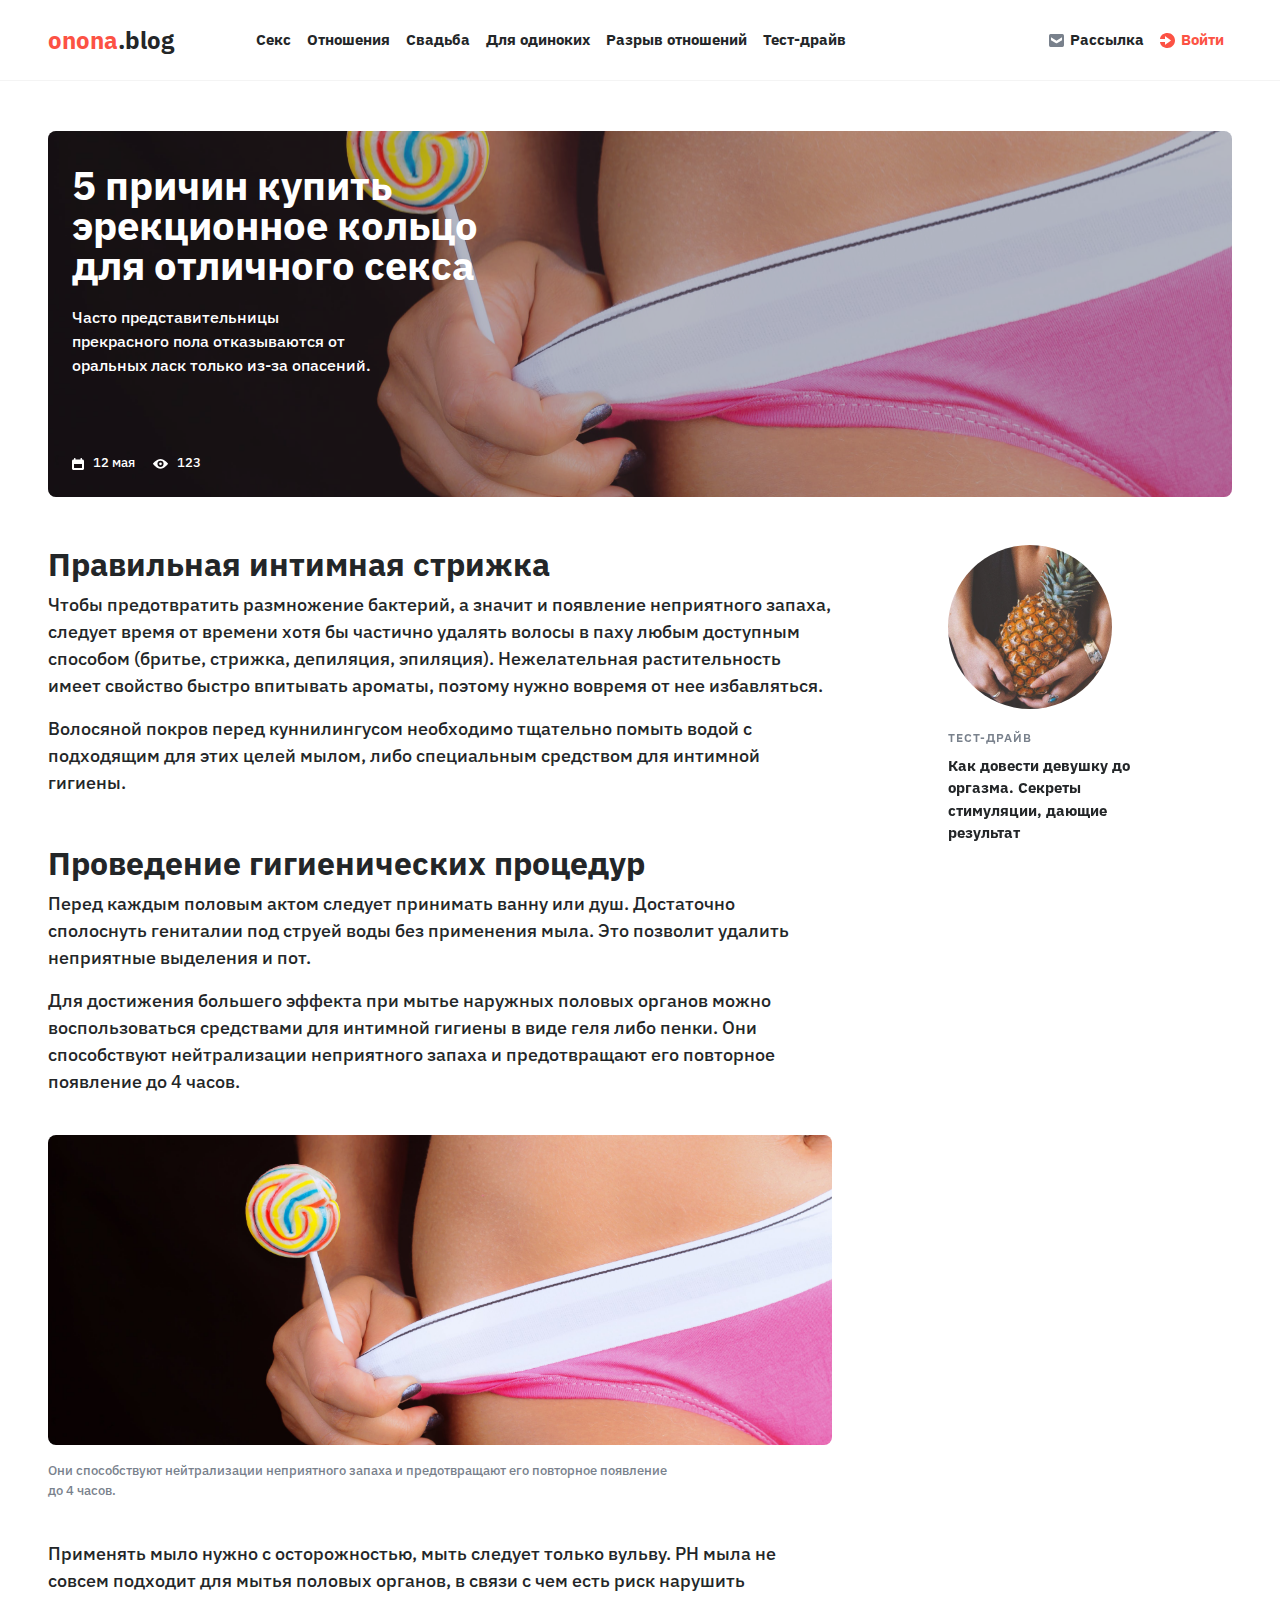
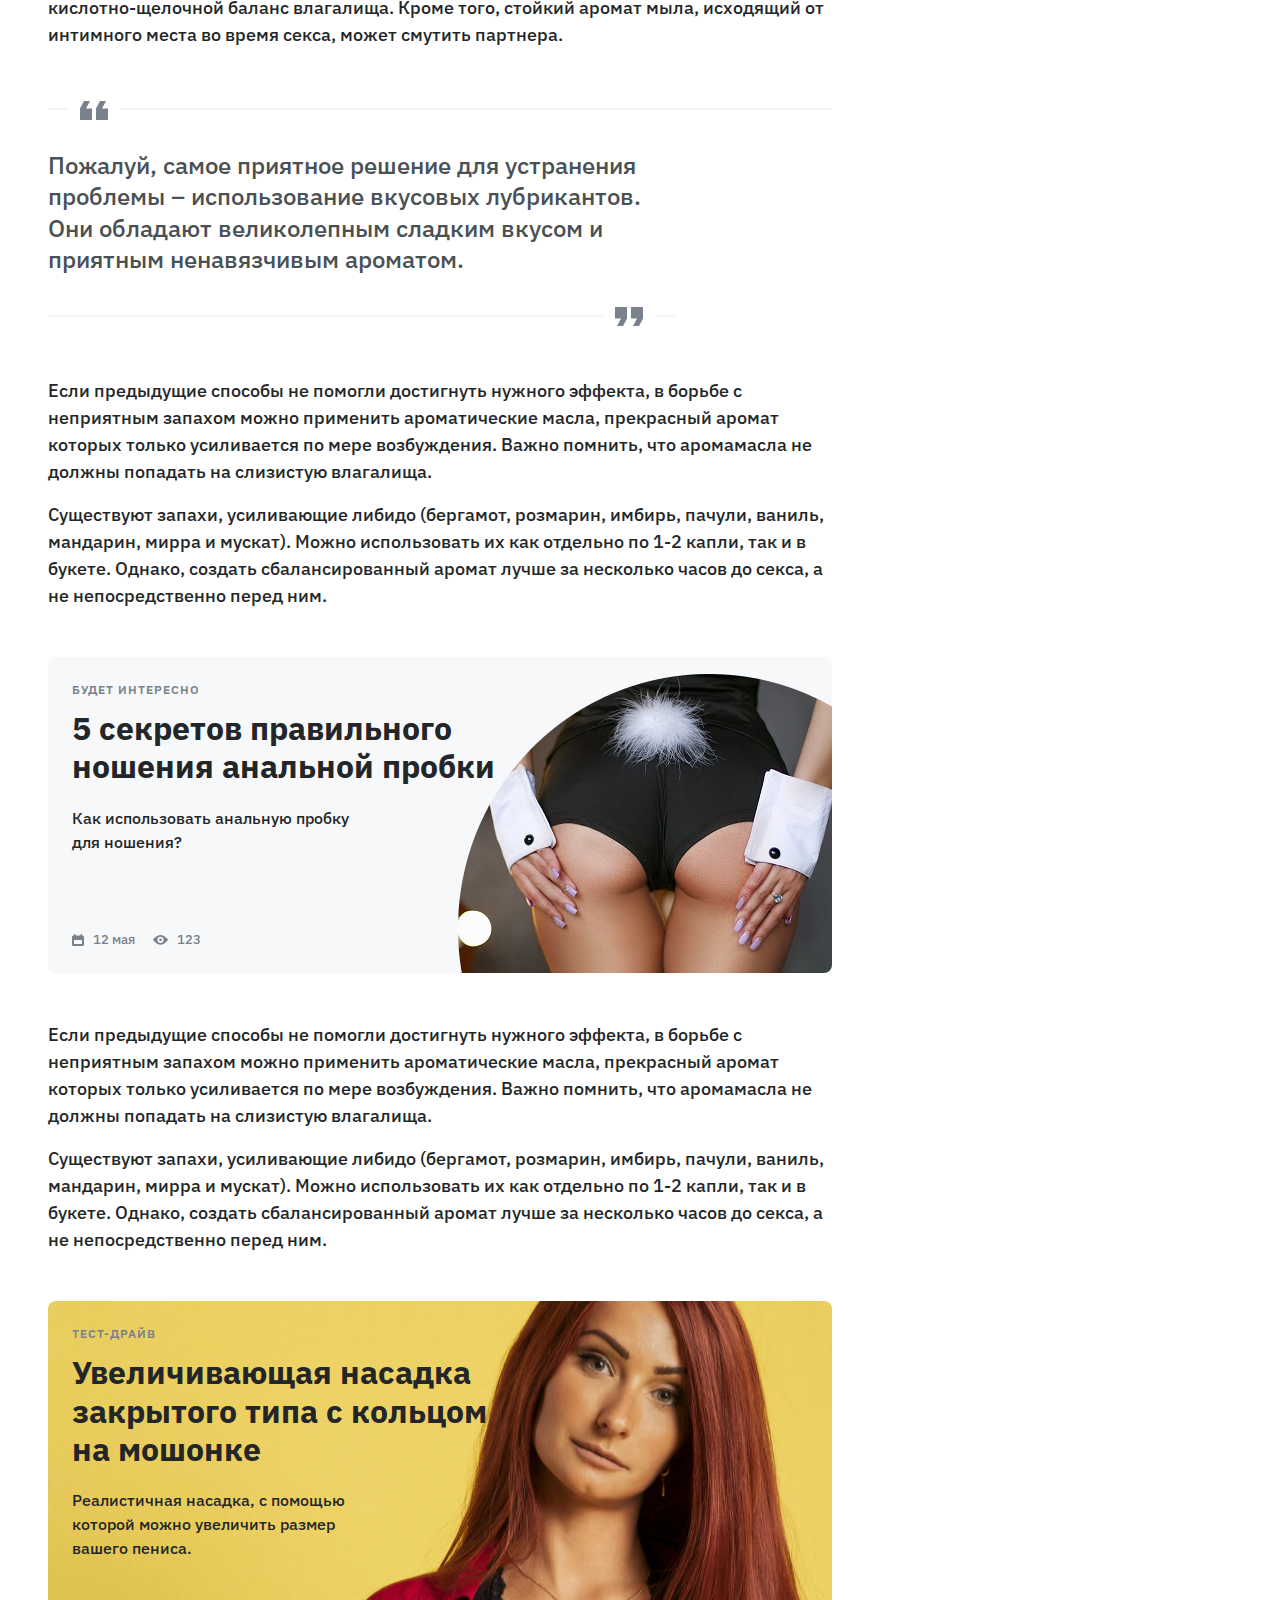
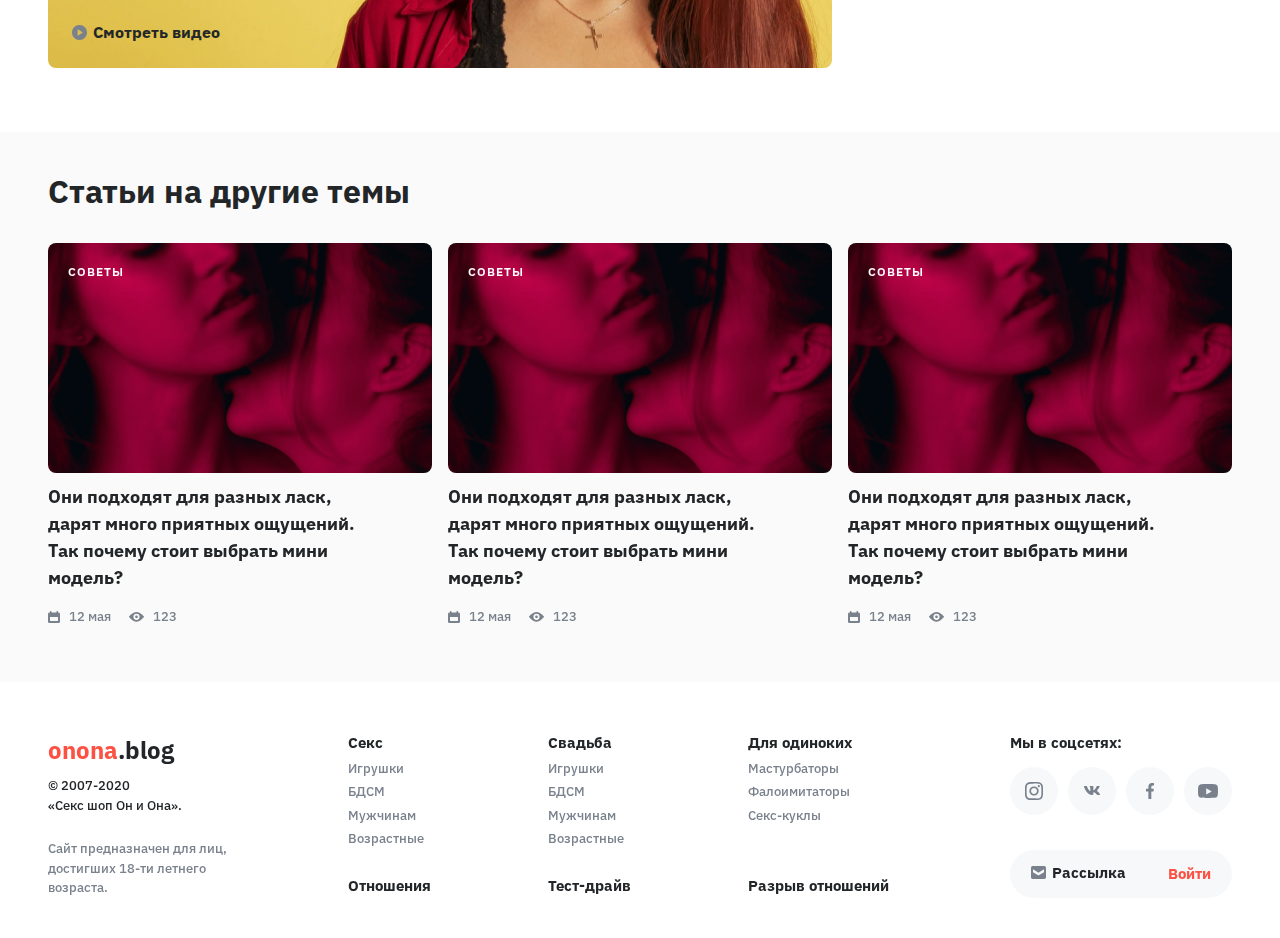
<file: article.html>
<!DOCTYPE html>
<html lang="ru">
	<head>
		<meta charset="utf-8">
		<title>OnOna.blog</title>
		<meta http-equiv="X-UA-Compatible" content="IE=edge">
		<meta name="viewport" content="width=device-width, initial-scale=1">
		<!-- Favicon -->
		<link rel="apple-touch-icon" sizes="180x180" href="img/favicon/apple-touch-icon.png">
		<link rel="icon" type="image/png" sizes="32x32" href="img/favicon/favicon-32x32.png">
		<link rel="icon" type="image/png" sizes="16x16" href="img/favicon/favicon-16x16.png">
		<link rel="manifest" href="img/favicon/site.webmanifest">
		<link rel="mask-icon" href="img/favicon/safari-pinned-tab.svg" color="#13b46e">
		<meta name="apple-mobile-web-app-title" content="Project">
		<meta name="application-name" content="Project">
		<meta name="msapplication-TileColor" content="#00a300">
		<meta name="theme-color" content="black">
		<!-- Style -->
		<link rel="stylesheet" href="css/main.min.css">
	</head>
	<body>
		<!-- Header -->
		<header class="header">
			<div class="container">
				<nav class="row align-items-center">
					<div class="col col-lg-2">
						<a class="logotype" href="/onona/"><span class="text-primary">onona</span>.blog</a>
					</div>
					<div class="col-auto order-lg-2">
						<ul>
							<li>
								<a href="#subscribeModal" data-toggle="modal">
									<svg xmlns="http://www.w3.org/2000/svg" width="15" height="13" fill="none">
										<path
											d="M13.438 0H1.562C.703 0 0 .912 0 2.031v8.938C0 12.089.701 13 1.563 13h11.874C14.3 13 15 12.088 15 10.969V2.03C15 .911 14.299 0 13.437 0zM13 6.146L8.369 9.052a1.574 1.574 0 01-.869.276c-.3 0-.594-.097-.869-.276L2 6.146V3.309l5.206 3.297a.518.518 0 00.588 0L13 3.309v2.837z" />
										</svg> <span class="d-none d-sm-inline">Рассылка</span></a>
							</li>
							<li>
								<a data-toggle="modal" href="#authModal" class="text-primary">
									<svg xmlns="http://www.w3.org/2000/svg" width="15" height="15" fill="none">
										<path
											d="M7.483 15C3.562 15 .346 12.822 0 9h5v3s6-4.535 6-4.5c0 .035-6-4.463-6-4.463V6H0c.346-3.822 3.562-6 7.483-6C11.634 0 15 3.358 15 7.5c0 4.142-3.366 7.5-7.517 7.5z" />
										</svg> Войти</a>
							</li>
						</ul>
					</div>
					<div class="col-lg order-lg-1">
						<ul>
							<li>
								<a href="/onona/category.html">Секс</a>
							</li>
							<li>
								<a href="/onona/category.html">Отношения</a>
							</li>
							<li>
								<a href="/onona/category.html">Свадьба</a>
							</li>
							<li>
								<a href="/onona/category.html">Для одиноких</a>
							</li>
							<li>
								<a href="/onona/category.html">Разрыв <span class="d-none d-xl-inline">&nbsp;отношений</span></a>
							</li>
							<li>
								<a href="/onona/category.html">Тест-драйв</a>
							</li>
						</ul>
					</div>
				</nav>
			</div>
		</header>

		<div class="container">
			<div class="block blocks--size-full block--style-image block--text-white" style="background-image: url(img/article-5.png);background-position: 100% 100%;">
				<div class="block__image block__image--text-white">
					<img src="img/article-5.png" alt="">
					<div class="d-flex flex-wrap">
						<span class="mr-3">Будет интересно</span>
						<span class="mr-3">#мужчинам</span>
						<span class="mr-3">#важное</span>
					</div>
				</div>
				<h1 class="block__title">5 причин купить эрекционное кольцо для отличного секса</h1>
				<p>Часто представительницы прекрасного пола отказываются от оральных ласк только из-за опасений.</p>
				<div class="block__panel mt-md-5">
					<div>
						<svg xmlns="http://www.w3.org/2000/svg" width="12" height="12" fill="none"><path d="M1.5 1.5H2v-1a.5.5 0 01.5-.5H3a.5.5 0 01.5.5v1h5v-1A.5.5 0 019 0h.5a.5.5 0 01.5.5v1h.5c.827 0 1.5.673 1.5 1.5v7.5c0 .827-.673 1.5-1.5 1.5h-9C.673 12 0 11.327 0 10.5V3c0-.827.673-1.5 1.5-1.5zm.5 8a.5.5 0 00.5.5h7a.5.5 0 00.5-.5V6.02H2V9.5z"/></svg> 12 мая
					</div>
					<div>
						<svg xmlns="http://www.w3.org/2000/svg" width="15" height="10" fill="none"><path d="M14.918 4.578C14.784 4.391 11.562 0 7.5 0S.216 4.391.082 4.578a.438.438 0 000 .512c.134.187 3.356 4.578 7.418 4.578s7.284-4.391 7.418-4.578a.438.438 0 000-.512zM7.5 7.91a3.08 3.08 0 01-3.076-3.076A3.08 3.08 0 017.5 1.758a3.08 3.08 0 013.076 3.076A3.08 3.08 0 017.5 7.91z"/><path fill="#79818C" d="M7.5 3.516a1.32 1.32 0 00-1.318 1.318A1.32 1.32 0 007.5 6.152a1.32 1.32 0 001.318-1.318A1.32 1.32 0 007.5 3.516z"/></svg> 123
					</div>
				</div>
			</div>

			<div class="row mt-5">
				<div class="col">

					<!-- Content -->
					<main class="content">
						<h2>Правильная интимная стрижка</h2>
						<p>Чтобы предотвратить размножение бактерий, а значит и появление неприятного запаха, следует время от времени хотя бы частично удалять волосы в паху любым доступным способом (бритье, стрижка, депиляция, эпиляция). Нежелательная растительность имеет свойство быстро впитывать ароматы, поэтому нужно вовремя от нее избавляться.</p>
						<p>Волосяной покров перед куннилингусом необходимо тщательно помыть водой с подходящим для этих целей мылом, либо специальным средством для интимной гигиены.</p>
						<h2 class="mt-5">Проведение гигиенических процедур</h2>
						<p>Перед каждым половым актом следует принимать ванну или душ. Достаточно сполоснуть гениталии под струей воды без применения мыла. Это позволит удалить неприятные выделения и пот.</p>
						<p>Для достижения большего эффекта при мытье наружных половых органов можно воспользоваться средствами для интимной гигиены в виде геля либо пенки. Они способствуют нейтрализации неприятного запаха и предотвращают его повторное появление до 4 часов.</p>
						<figure>
							<img src="img/article-5.png" alt="">
							<figcaption>Они способствуют нейтрализации неприятного запаха и предотвращают его повторное появление до 4 часов.</figcaption>
						</figure>
						<p>Применять мыло нужно с осторожностью, мыть следует только вульву. PH мыла не совсем подходит для мытья половых органов, в связи с чем есть риск нарушить кислотно-щелочной баланс влагалища. Кроме того, стойкий аромат мыла, исходящий от интимного места во время секса, может смутить партнера.</p>
						<blockquote>
							<p>Пожалуй, самое приятное решение для устранения проблемы – использование вкусовых лубрикантов. Они обладают великолепным сладким вкусом и приятным ненавязчивым ароматом.</p>
						</blockquote>
						<p>Если предыдущие способы не помогли достигнуть нужного эффекта, в борьбе с неприятным запахом можно применить ароматические масла, прекрасный аромат которых только усиливается по мере возбуждения. Важно помнить, что аромамасла не должны попадать на слизистую влагалища.</p>
						<p>Существуют запахи, усиливающие либидо (бергамот, розмарин, имбирь, пачули, ваниль, мандарин, мирра и мускат). Можно использовать их как отдельно по 1-2 капли, так и в букете. Однако, создать сбалансированный аромат лучше за несколько часов до секса, а не непосредственно перед ним.</p>

						<a href="/onona/article.html" class="block blocks--size-full block--style-image my-5" style="background-image: url(img/article-2.png);background-position: 100% 100%;">
							<div class="block__image">
								<img src="img/article-2.png" alt="">
								<span>Будет интересно</span>
							</div>
							<h2 class="block__title">5 секретов правильного ношения анальной пробки</h2>
							<p>Как использовать анальную пробку для ношения?</p>
							<div class="block__panel mt-md-5">
								<div>
									<svg xmlns="http://www.w3.org/2000/svg" width="12" height="12" fill="none"><path d="M1.5 1.5H2v-1a.5.5 0 01.5-.5H3a.5.5 0 01.5.5v1h5v-1A.5.5 0 019 0h.5a.5.5 0 01.5.5v1h.5c.827 0 1.5.673 1.5 1.5v7.5c0 .827-.673 1.5-1.5 1.5h-9C.673 12 0 11.327 0 10.5V3c0-.827.673-1.5 1.5-1.5zm.5 8a.5.5 0 00.5.5h7a.5.5 0 00.5-.5V6.02H2V9.5z"/></svg> 12 мая
								</div>
								<div>
									<svg xmlns="http://www.w3.org/2000/svg" width="15" height="10" fill="none"><path d="M14.918 4.578C14.784 4.391 11.562 0 7.5 0S.216 4.391.082 4.578a.438.438 0 000 .512c.134.187 3.356 4.578 7.418 4.578s7.284-4.391 7.418-4.578a.438.438 0 000-.512zM7.5 7.91a3.08 3.08 0 01-3.076-3.076A3.08 3.08 0 017.5 1.758a3.08 3.08 0 013.076 3.076A3.08 3.08 0 017.5 7.91z"/><path fill="#79818C" d="M7.5 3.516a1.32 1.32 0 00-1.318 1.318A1.32 1.32 0 007.5 6.152a1.32 1.32 0 001.318-1.318A1.32 1.32 0 007.5 3.516z"/></svg> 123
								</div>
							</div>
						</a>

						<p>Если предыдущие способы не помогли достигнуть нужного эффекта, в борьбе с неприятным запахом можно применить ароматические масла, прекрасный аромат которых только усиливается по мере возбуждения. Важно помнить, что аромамасла не должны попадать на слизистую влагалища.</p>
						<p>Существуют запахи, усиливающие либидо (бергамот, розмарин, имбирь, пачули, ваниль, мандарин, мирра и мускат). Можно использовать их как отдельно по 1-2 капли, так и в букете. Однако, создать сбалансированный аромат лучше за несколько часов до секса, а не непосредственно перед ним.</p>

						<div class="block blocks--size-full block--style-image mt-5" style="background-image: url(img/article-4.png);">
							<a href="/onona/article.html" class="block__image">
								<img src="img/article-4.png" alt="">
								<span>Тест-драйв</span>
							</a>
							<h2 class="block__title">Увеличивающая насадка закрытого типа с кольцом на мошонке</h2>
							<p>Реалистичная насадка, с помощью которой можно увеличить размер вашего пениса.</p>
							<a href="/onona/article.html" class="mt-4 mt-md-5">
								<svg xmlns="http://www.w3.org/2000/svg" width="15" height="15" fill="none"><path fill="#79818C" d="M7.5 0C3.364 0 0 3.365 0 7.5S3.364 15 7.5 15 15 11.635 15 7.5 11.636 0 7.5 0zm2.982 7.763l-4.375 2.812a.312.312 0 01-.482-.262V4.686a.312.312 0 01.482-.262l4.375 2.812a.313.313 0 010 .526z"/></svg> Смотреть видео</a>
						</div>
					</main>
				</div>

				<div class="col-lg-3 offset-lg-1">
					
					<!-- Sidebar -->
					<aside class="sidebar">
						<div class="sidebar__sticky">
							<div class="review__item">
								<a href="#" class="review__image p-0">
									<img src="img/review-1.png" alt="">
								</a> 
							</div>
							<div class="review__category">Тест-драйв</div>
							<a href="#" class="review__title review__title--size-sm">Как довести девушку до оргазма. Секреты стимуляции, дающие результат</a>
						</div>
					</aside>
				</div>
			</div>
		</div>
		
		<!-- Other -->
		<section class="other">
			<div class="container">
				<h2>Статьи на другие темы</h2>
				<div class="row">
					<div class="col-md-4 mt-4">
						<div class="block block--style-article">
							<a href="#" class="block__image block__image--text-white">
								<img src="img/article.png" alt="">
								<span>Советы</span>
							</a>
							<a href="#" class="block__title">Они подходят для разных ласк, дарят много приятных ощущений. Так почему стоит выбрать мини модель?</a>
							<div class="block__panel">
								<div>
									<svg xmlns="http://www.w3.org/2000/svg" width="12" height="12" fill="none"><path d="M1.5 1.5H2v-1a.5.5 0 01.5-.5H3a.5.5 0 01.5.5v1h5v-1A.5.5 0 019 0h.5a.5.5 0 01.5.5v1h.5c.827 0 1.5.673 1.5 1.5v7.5c0 .827-.673 1.5-1.5 1.5h-9C.673 12 0 11.327 0 10.5V3c0-.827.673-1.5 1.5-1.5zm.5 8a.5.5 0 00.5.5h7a.5.5 0 00.5-.5V6.02H2V9.5z"/></svg> 12 мая
								</div>
								<div>
									<svg xmlns="http://www.w3.org/2000/svg" width="15" height="10" fill="none"><path d="M14.918 4.578C14.784 4.391 11.562 0 7.5 0S.216 4.391.082 4.578a.438.438 0 000 .512c.134.187 3.356 4.578 7.418 4.578s7.284-4.391 7.418-4.578a.438.438 0 000-.512zM7.5 7.91a3.08 3.08 0 01-3.076-3.076A3.08 3.08 0 017.5 1.758a3.08 3.08 0 013.076 3.076A3.08 3.08 0 017.5 7.91z"/><path fill="#79818C" d="M7.5 3.516a1.32 1.32 0 00-1.318 1.318A1.32 1.32 0 007.5 6.152a1.32 1.32 0 001.318-1.318A1.32 1.32 0 007.5 3.516z"/></svg> 123
								</div>
							</div>
						</div>
					</div>
					<div class="col-md-4 mt-4">
						<div class="block block--style-article">
							<a href="#" class="block__image block__image--text-white">
								<img src="img/article.png" alt="">
								<span>Советы</span>
							</a>
							<a href="#" class="block__title">Они подходят для разных ласк, дарят много приятных ощущений. Так почему стоит выбрать мини модель?</a>
							<div class="block__panel">
								<div>
									<svg xmlns="http://www.w3.org/2000/svg" width="12" height="12" fill="none"><path d="M1.5 1.5H2v-1a.5.5 0 01.5-.5H3a.5.5 0 01.5.5v1h5v-1A.5.5 0 019 0h.5a.5.5 0 01.5.5v1h.5c.827 0 1.5.673 1.5 1.5v7.5c0 .827-.673 1.5-1.5 1.5h-9C.673 12 0 11.327 0 10.5V3c0-.827.673-1.5 1.5-1.5zm.5 8a.5.5 0 00.5.5h7a.5.5 0 00.5-.5V6.02H2V9.5z"/></svg> 12 мая
								</div>
								<div>
									<svg xmlns="http://www.w3.org/2000/svg" width="15" height="10" fill="none"><path d="M14.918 4.578C14.784 4.391 11.562 0 7.5 0S.216 4.391.082 4.578a.438.438 0 000 .512c.134.187 3.356 4.578 7.418 4.578s7.284-4.391 7.418-4.578a.438.438 0 000-.512zM7.5 7.91a3.08 3.08 0 01-3.076-3.076A3.08 3.08 0 017.5 1.758a3.08 3.08 0 013.076 3.076A3.08 3.08 0 017.5 7.91z"/><path fill="#79818C" d="M7.5 3.516a1.32 1.32 0 00-1.318 1.318A1.32 1.32 0 007.5 6.152a1.32 1.32 0 001.318-1.318A1.32 1.32 0 007.5 3.516z"/></svg> 123
								</div>
							</div>
						</div>
					</div>
					<div class="col-md-4 mt-4">
						<div class="block block--style-article">
							<a href="#" class="block__image block__image--text-white">
								<img src="img/article.png" alt="">
								<span>Советы</span>
							</a>
							<a href="#" class="block__title">Они подходят для разных ласк, дарят много приятных ощущений. Так почему стоит выбрать мини модель?</a>
							<div class="block__panel">
								<div>
									<svg xmlns="http://www.w3.org/2000/svg" width="12" height="12" fill="none"><path d="M1.5 1.5H2v-1a.5.5 0 01.5-.5H3a.5.5 0 01.5.5v1h5v-1A.5.5 0 019 0h.5a.5.5 0 01.5.5v1h.5c.827 0 1.5.673 1.5 1.5v7.5c0 .827-.673 1.5-1.5 1.5h-9C.673 12 0 11.327 0 10.5V3c0-.827.673-1.5 1.5-1.5zm.5 8a.5.5 0 00.5.5h7a.5.5 0 00.5-.5V6.02H2V9.5z"/></svg> 12 мая
								</div>
								<div>
									<svg xmlns="http://www.w3.org/2000/svg" width="15" height="10" fill="none"><path d="M14.918 4.578C14.784 4.391 11.562 0 7.5 0S.216 4.391.082 4.578a.438.438 0 000 .512c.134.187 3.356 4.578 7.418 4.578s7.284-4.391 7.418-4.578a.438.438 0 000-.512zM7.5 7.91a3.08 3.08 0 01-3.076-3.076A3.08 3.08 0 017.5 1.758a3.08 3.08 0 013.076 3.076A3.08 3.08 0 017.5 7.91z"/><path fill="#79818C" d="M7.5 3.516a1.32 1.32 0 00-1.318 1.318A1.32 1.32 0 007.5 6.152a1.32 1.32 0 001.318-1.318A1.32 1.32 0 007.5 3.516z"/></svg> 123
								</div>
							</div>
						</div>
					</div>
				</div>
			</div>
		</section>

		<!-- Footer -->
		<footer class="footer">
			<div class="container">
				<div class="row">
					<div class="col-lg-2 mb-3 mb-lg-0">
						<a class="logotype" href="/onona/"><span class="text-primary">onona</span>.blog</a>
						<p class="text-body mt-2">© 2007-2020 <br class="d-none d-lg-block">«Секс шоп Он и Она».</p>
						<p class="mt-lg-4 mb-0">Сайт предназначен для лиц, достигших 18-ти летнего возраста.</p>
					</div>

					<div class="col-lg-6 offset-lg-1">
						<div class="row h-100">
							<div class="col-6 col-sm-3 col-lg-4 my-2 my-sm-0">
								<a href="/onona/category.html" class="footer__subtitle">Секс</a>
								<ul class="mb-lg-auto">
									<li><a href="/onona/category.html">Игрушки</a></li>
									<li><a href="/onona/category.html">БДСМ</a></li>
									<li><a href="/onona/category.html">Мужчинам</a></li>
									<li><a href="/onona/category.html">Возрастные</a></li>
								</ul>
							</div>
							<div class="col-6 col-sm-3 col-lg-4 my-2 my-sm-0">
								<a href="/onona/category.html" class="footer__subtitle">Свадьба</a>
								<ul class="mb-lg-auto">
									<li><a href="/onona/category.html">Игрушки</a></li>
									<li><a href="/onona/category.html">БДСМ</a></li>
									<li><a href="/onona/category.html">Мужчинам</a></li>
									<li><a href="/onona/category.html">Возрастные</a></li>
								</ul>
							</div>
							<div class="col-6 col-sm-3 col-lg-4 my-2 my-sm-0">
								<a href="/onona/category.html" class="footer__subtitle">Для одиноких</a>
								<ul class="mb-lg-auto">
									<li><a href="/onona/category.html">Мастурбаторы</a></li>
									<li><a href="/onona/category.html">Фалоимитаторы</a></li>
									<li><a href="/onona/category.html">Секс-куклы</a></li>
								</ul>
							</div>
							<div class="col-6 col-sm-3 col-lg mt-lg-auto my-2 my-sm-0">
								<div class="row">
									<div class="col-lg-4 mb-3 mb-lg-0">
										<a href="/onona/category.html" class="footer__subtitle">Отношения</a>
									</div>
									<div class="col-lg-4 mb-3 mb-lg-0">
										<a href="/onona/category.html" class="footer__subtitle">Тест-драйв</a>
									</div>
									<div class="col-lg-4 mb-3 mb-lg-0">
										<a href="/onona/category.html" class="footer__subtitle">Разрыв отношений</a>
									</div>
								</div>
							</div>
						</div>
					</div>

					<div class="col-auto ml-lg-auto d-flex flex-column flex-sm-row flex-lg-column mt-3 mt-lg-0">
						<div>
							<div class="footer__subtitle">Мы в соцсетях:</div>
							<div class="footer__socials">
								<a href="#">
									<svg xmlns="http://www.w3.org/2000/svg" width="18" height="18" fill="none">
										<path fill="#79818C" fill-rule="evenodd"
											d="M9 .009c-.298 0-.595-.002-.89-.005C4.763-.02 1.706-.042.477 3.11c-.488 1.251-.482 2.833-.474 5L.004 9c0 .249 0 .496-.002.741-.007 2.029-.013 3.893.474 5.147 1.226 3.153 4.306 3.13 7.638 3.106a102.464 102.464 0 011.812.001c3.222.03 6.36.058 7.595-3.107.488-1.263.483-2.822.474-4.989v-.001l-.002-.898c0-.337.002-.661.004-.976.016-2.965.027-4.967-1.514-6.506C14.935-.029 12.899-.015 10.025.004 9.693.006 9.351.01 8.996.01H9zm-.806 1.62c.511-.001.993-.006 1.447-.01 6.366-.06 7.185-.067 6.681 11.01-.174 3.81-2.827 3.781-6.256 3.743-.348-.003-.703-.007-1.065-.007-7.167 0-7.374-.205-7.374-7.37 0-7.249.569-7.362 6.567-7.368v.002zm4.53 2.57a1.079 1.079 0 112.157.001 1.079 1.079 0 01-2.158 0zM9 4.382a4.617 4.617 0 100 9.233 4.617 4.617 0 100-9.233zm0 1.62c3.965 0 3.97 5.993 0 5.993-3.963 0-3.97-5.993 0-5.993z"
											clip-rule="evenodd" /></svg>
								</a>
								<a href="#">
									<svg xmlns="http://www.w3.org/2000/svg" width="16" height="9" fill="none">
										<path fill="#79818C"
											d="M15.633.61c.111-.352 0-.61-.53-.61h-1.75c-.445 0-.65.223-.761.469 0 0-.89 2.055-2.151 3.39-.408.386-.594.51-.816.51-.112 0-.273-.124-.273-.475V.609c0-.421-.129-.609-.5-.609h-2.75c-.279 0-.446.196-.446.381 0 .4.63.492.696 1.616v2.441c0 .536-.102.633-.325.633-.593 0-2.037-2.064-2.893-4.427C2.966.185 2.798 0 2.351 0H.6C.1 0 0 .223 0 .469c0 .439.594 2.617 2.763 5.497C4.21 7.934 6.248 9 8.102 9c1.113 0 1.25-.237 1.25-.645V6.868c0-.473.106-.568.458-.568.26 0 .705.123 1.743 1.072C12.74 8.496 12.936 9 13.603 9h1.75c.5 0 .75-.237.607-.704-.158-.466-.725-1.142-1.477-1.943-.408-.457-1.02-.949-1.205-1.195-.26-.316-.186-.456 0-.737 0 0 2.132-2.846 2.355-3.812z" />
										</svg>
								</a>
								<a href="#">
									<svg xmlns="http://www.w3.org/2000/svg" width="8" height="16" fill="none">
										<path fill="#79818C" fill-rule="evenodd"
											d="M7.89 5.826H5.297V4.033c0-.757.362-1.494 1.524-1.494H8V.188S6.93 0 5.907 0C3.77 0 2.374 1.324 2.374 3.72v2.106H0v2.763h2.374V16h2.923V8.59h2.179l.414-2.764z"
											clip-rule="evenodd" /></svg>
								</a>
								<a href="#">
									<svg xmlns="http://www.w3.org/2000/svg" width="20" height="14">
										<path fill="#79818c"
											d="M19.6 2.2c-.2-.9-.9-1.5-1.8-1.8C16.3 0 10 0 10 0S3.8 0 2.2.4C1.3.7.7 1.3.4 2.2 0 3.8 0 7 0 7s0 3.3.4 4.8c.2.9.9 1.5 1.8 1.8 1.6.4 7.8.4 7.8.4s6.3 0 7.8-.4c.9-.2 1.5-.9 1.8-1.8.4-1.5.4-4.8.4-4.8s0-3.2-.4-4.8zM8.2 10.5V4.3l5.5 3.1-5.5 3.1z" />
										</svg>
								</a>
							</div>
						</div>
						<div class="footer__panel mt-3 mt-sm-auto ml-sm-4 ml-lg-0">
							<ul>
								<li>
									<a href="#subscribeModal" data-toggle="modal">
										<svg xmlns="http://www.w3.org/2000/svg" width="15" height="13" fill="none">
											<path
												d="M13.438 0H1.562C.703 0 0 .912 0 2.031v8.938C0 12.089.701 13 1.563 13h11.874C14.3 13 15 12.088 15 10.969V2.03C15 .911 14.299 0 13.437 0zM13 6.146L8.369 9.052a1.574 1.574 0 01-.869.276c-.3 0-.594-.097-.869-.276L2 6.146V3.309l5.206 3.297a.518.518 0 00.588 0L13 3.309v2.837z" />
											</svg> Рассылка</a>
								</li>
								<li>
									<a data-toggle="modal" href="#authModal" class="text-primary">Войти</a>
								</li>
							</ul>
						</div>
					</div>
				</div>
			</div>
		</footer>
		<script src="js/scripts.min.js"></script>
		<script src="js/common.min.js"></script>
	</body>
</html>
</file>
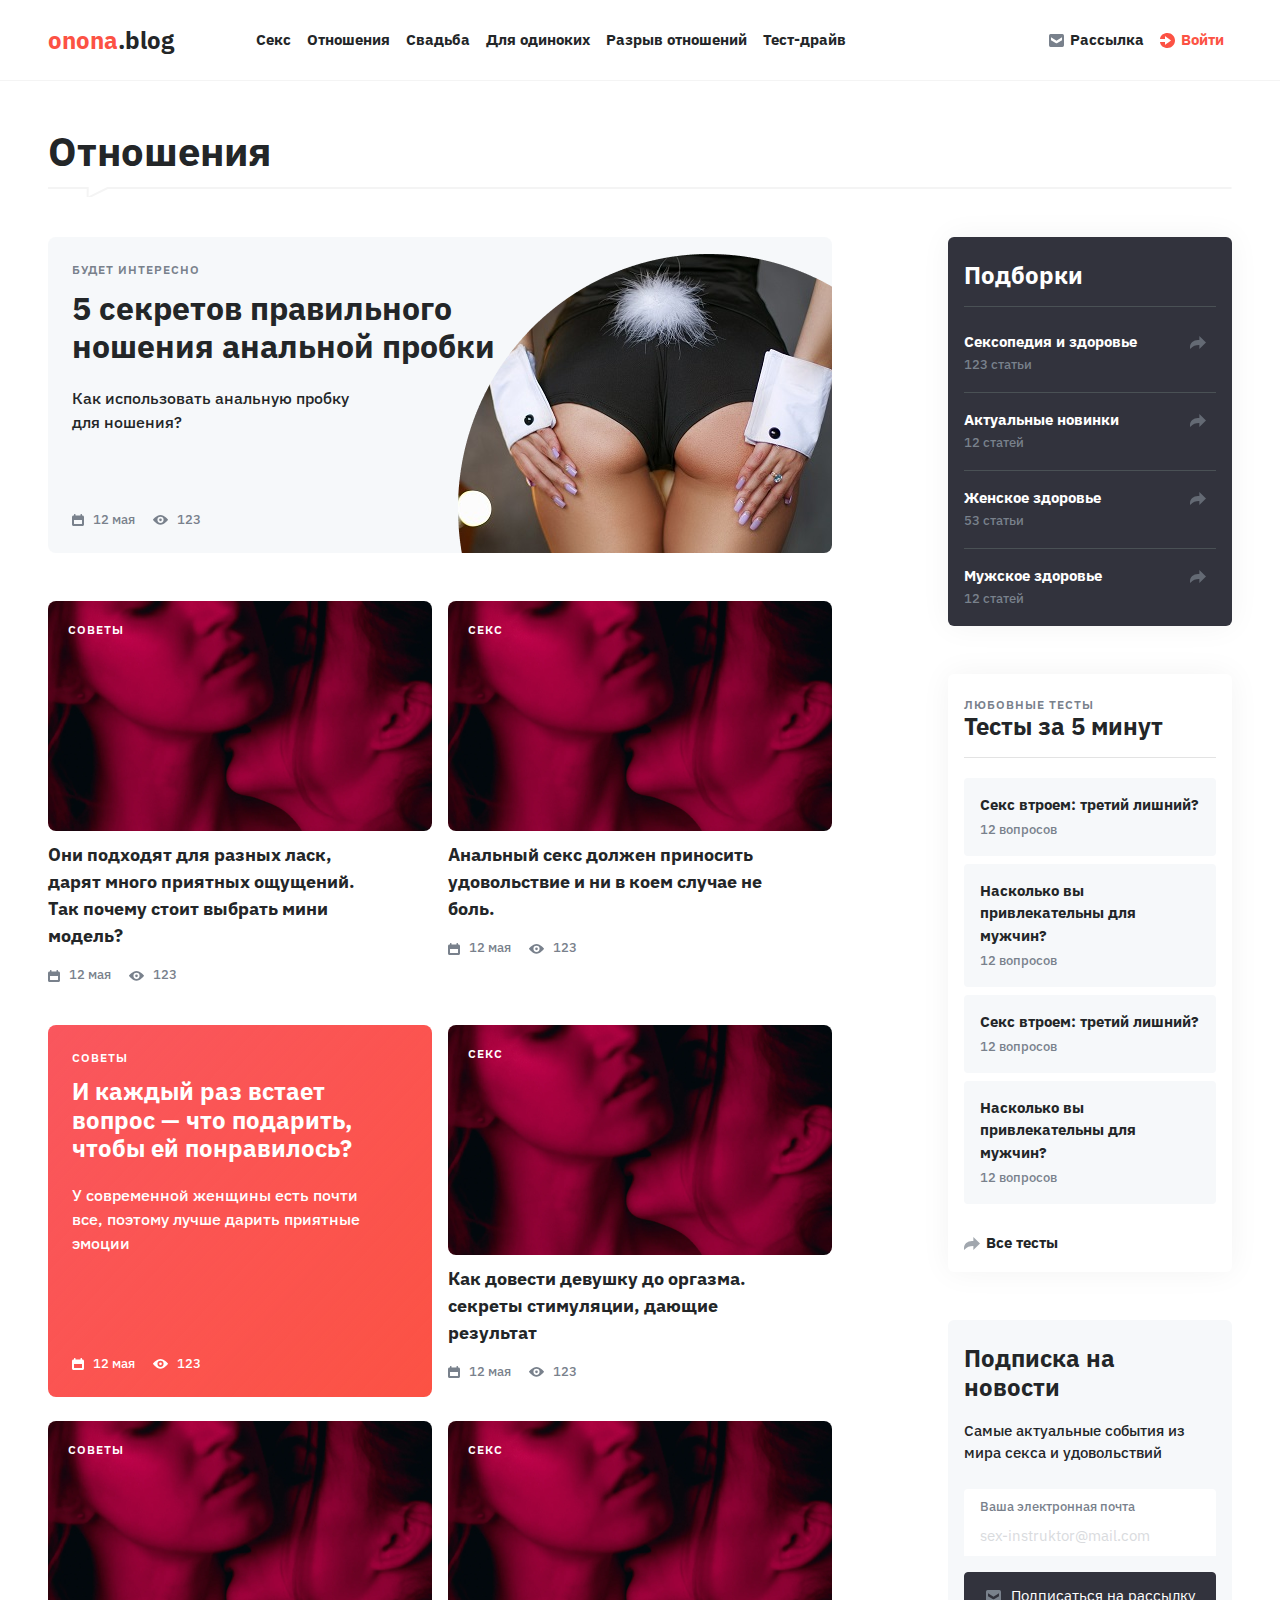
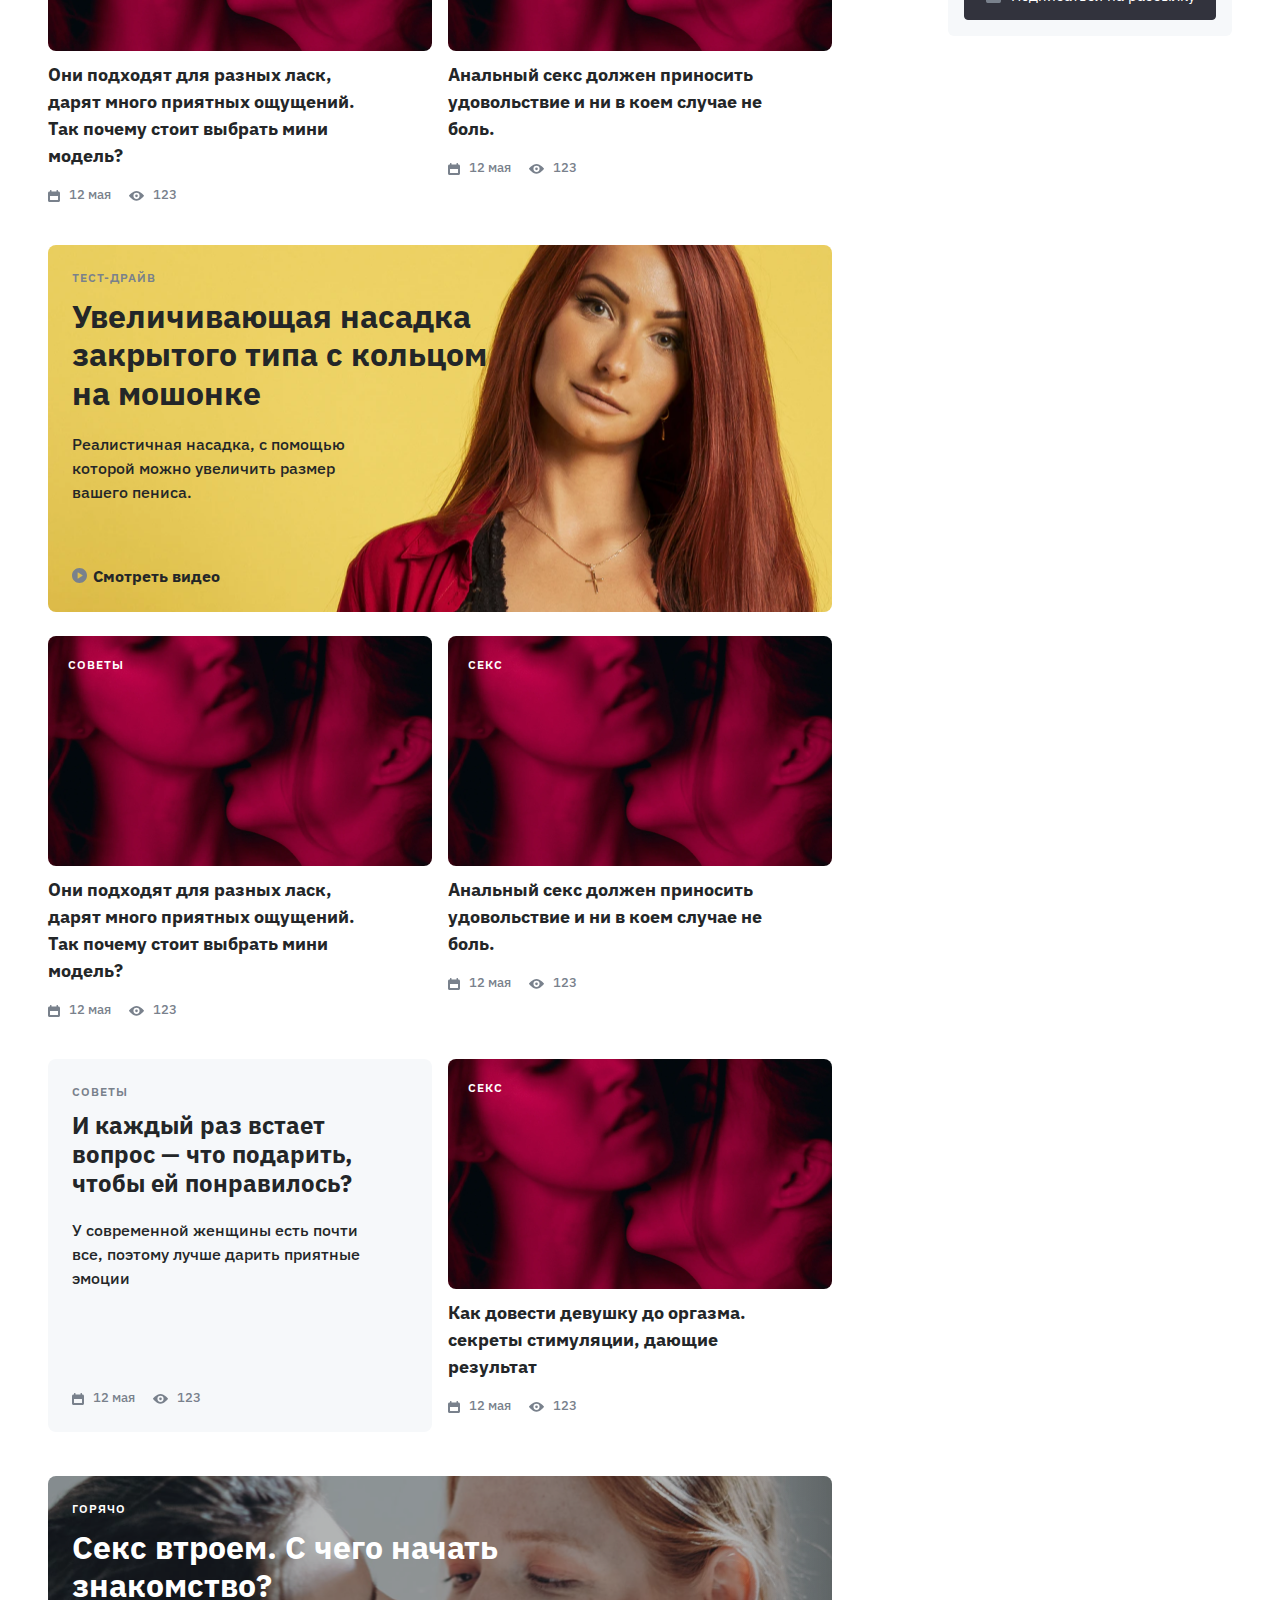
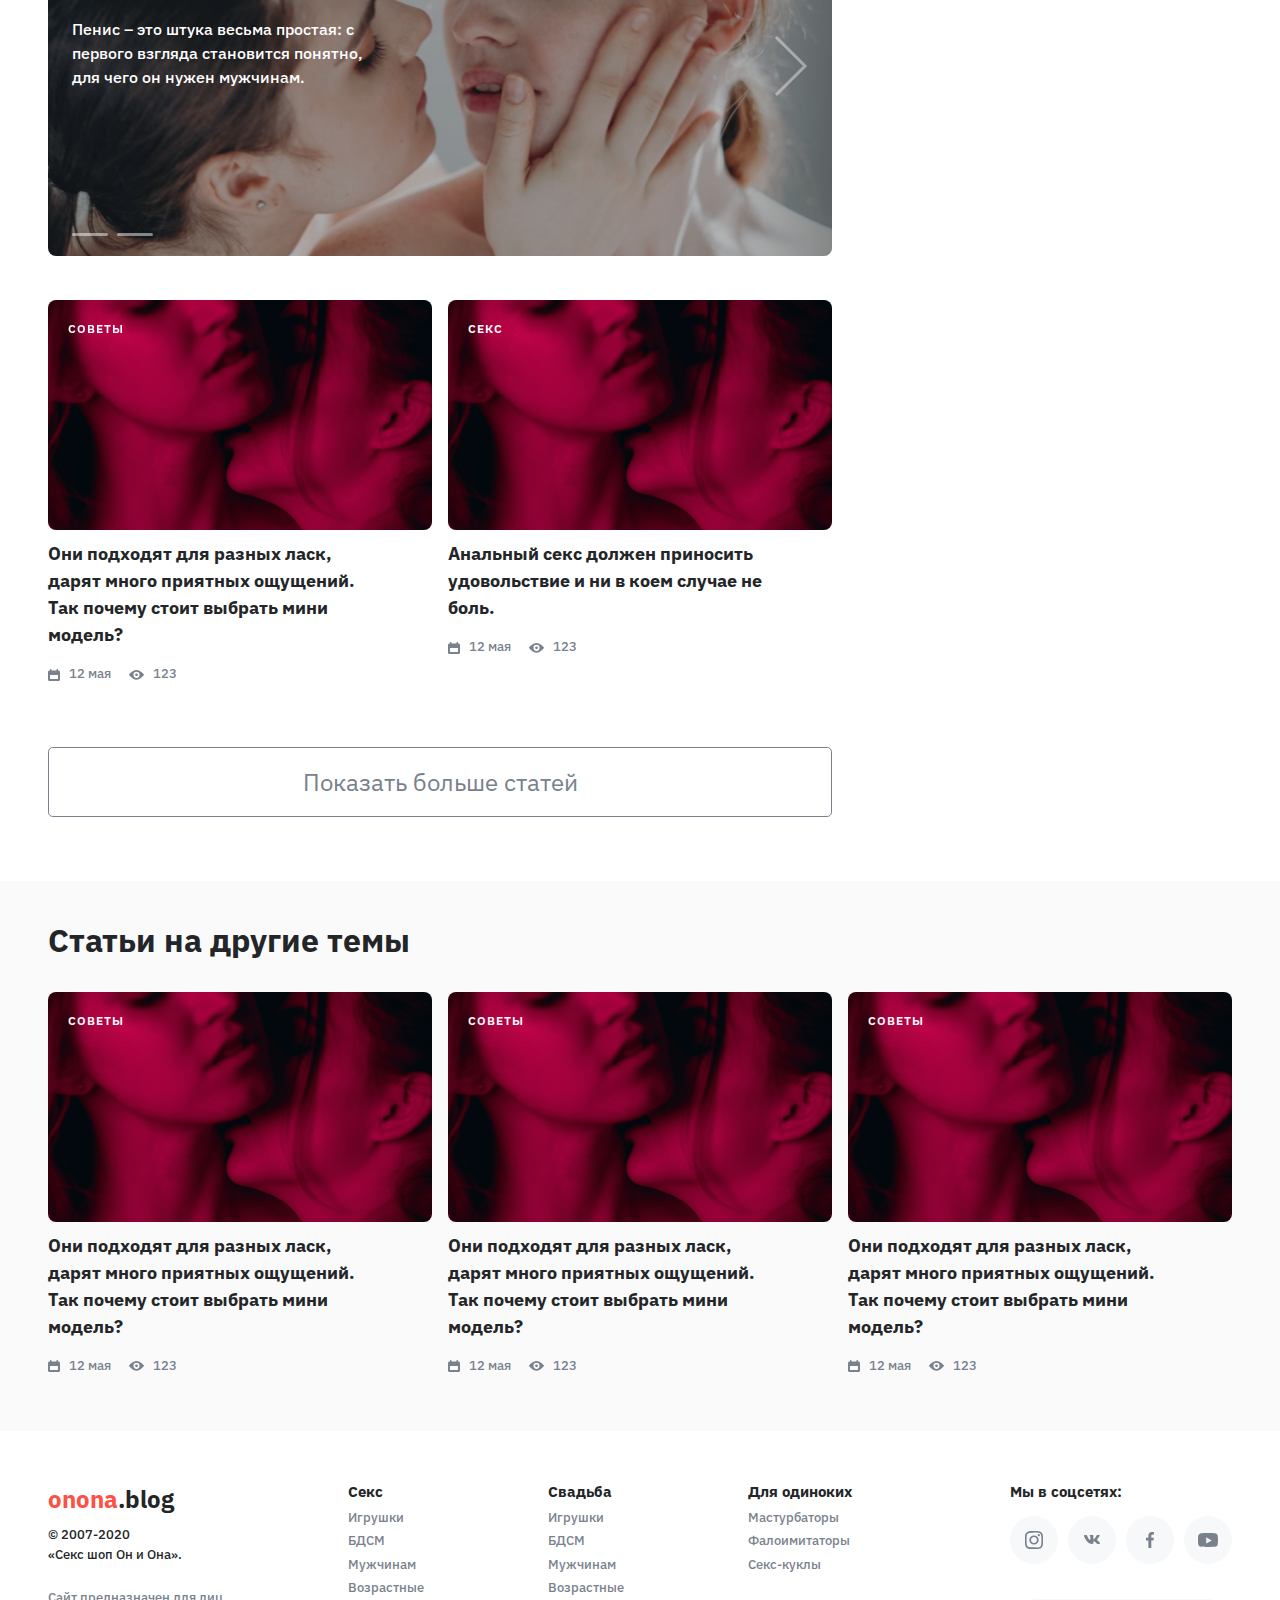
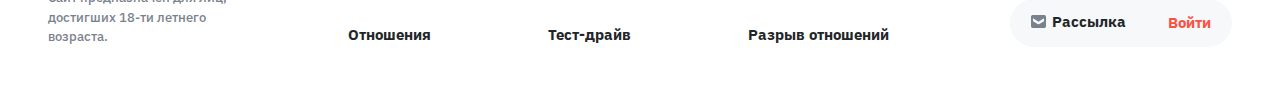
<file: category.html>
<!DOCTYPE html>
<html lang="ru">
	<head>
		<meta charset="utf-8">
		<title>OnOna.blog</title>
		<meta http-equiv="X-UA-Compatible" content="IE=edge">
		<meta name="viewport" content="width=device-width, initial-scale=1">
		<!-- Favicon -->
		<link rel="apple-touch-icon" sizes="180x180" href="img/favicon/apple-touch-icon.png">
		<link rel="icon" type="image/png" sizes="32x32" href="img/favicon/favicon-32x32.png">
		<link rel="icon" type="image/png" sizes="16x16" href="img/favicon/favicon-16x16.png">
		<link rel="manifest" href="img/favicon/site.webmanifest">
		<link rel="mask-icon" href="img/favicon/safari-pinned-tab.svg" color="#13b46e">
		<meta name="apple-mobile-web-app-title" content="Project">
		<meta name="application-name" content="Project">
		<meta name="msapplication-TileColor" content="#00a300">
		<meta name="theme-color" content="black">
		<!-- Style -->
		<link rel="stylesheet" href="css/main.min.css">
	</head>
	<body>
		<!-- Header -->
		<header class="header">
			<div class="container">
				<nav class="row align-items-center">
					<div class="col col-lg-2">
						<a class="logotype" href="/onona/"><span class="text-primary">onona</span>.blog</a>
					</div>
					<div class="col-auto order-lg-2">
						<ul>
							<li>
								<a href="#subscribeModal" data-toggle="modal">
									<svg xmlns="http://www.w3.org/2000/svg" width="15" height="13" fill="none">
										<path
											d="M13.438 0H1.562C.703 0 0 .912 0 2.031v8.938C0 12.089.701 13 1.563 13h11.874C14.3 13 15 12.088 15 10.969V2.03C15 .911 14.299 0 13.437 0zM13 6.146L8.369 9.052a1.574 1.574 0 01-.869.276c-.3 0-.594-.097-.869-.276L2 6.146V3.309l5.206 3.297a.518.518 0 00.588 0L13 3.309v2.837z" />
										</svg> <span class="d-none d-sm-inline">Рассылка</span></a>
							</li>
							<li>
								<a data-toggle="modal" href="#authModal" class="text-primary">
									<svg xmlns="http://www.w3.org/2000/svg" width="15" height="15" fill="none">
										<path
											d="M7.483 15C3.562 15 .346 12.822 0 9h5v3s6-4.535 6-4.5c0 .035-6-4.463-6-4.463V6H0c.346-3.822 3.562-6 7.483-6C11.634 0 15 3.358 15 7.5c0 4.142-3.366 7.5-7.517 7.5z" />
										</svg> Войти</a>
							</li>
						</ul>
					</div>
					<div class="col-lg order-lg-1">
						<ul>
							<li>
								<a href="/onona/category.html">Секс</a>
							</li>
							<li>
								<a href="/onona/category.html">Отношения</a>
							</li>
							<li>
								<a href="/onona/category.html">Свадьба</a>
							</li>
							<li>
								<a href="/onona/category.html">Для одиноких</a>
							</li>
							<li>
								<a href="/onona/category.html">Разрыв <span class="d-none d-xl-inline">&nbsp;отношений</span></a>
							</li>
							<li>
								<a href="/onona/category.html">Тест-драйв</a>
							</li>
						</ul>
					</div>
				</nav>
			</div>
		</header>

		<div class="container">
			<h1 class="title">Отношения</h1>
			<div class="row">
				<div class="col">

					<!-- Content -->
					<main>
						<a href="/onona/article.html" class="block blocks--size-full block--style-image" style="background-image: url(img/article-2.png);background-position: 100% 100%;">
							<div class="block__image">
								<img src="img/article-2.png" alt="">
								<span>Будет интересно</span>
							</div>
							<h2 class="block__title">5 секретов правильного ношения анальной пробки</h2>
							<p>Как использовать анальную пробку для ношения?</p>
							<div class="block__panel mt-md-5">
								<div>
									<svg xmlns="http://www.w3.org/2000/svg" width="12" height="12" fill="none"><path d="M1.5 1.5H2v-1a.5.5 0 01.5-.5H3a.5.5 0 01.5.5v1h5v-1A.5.5 0 019 0h.5a.5.5 0 01.5.5v1h.5c.827 0 1.5.673 1.5 1.5v7.5c0 .827-.673 1.5-1.5 1.5h-9C.673 12 0 11.327 0 10.5V3c0-.827.673-1.5 1.5-1.5zm.5 8a.5.5 0 00.5.5h7a.5.5 0 00.5-.5V6.02H2V9.5z"/></svg> 12 мая
								</div>
								<div>
									<svg xmlns="http://www.w3.org/2000/svg" width="15" height="10" fill="none"><path d="M14.918 4.578C14.784 4.391 11.562 0 7.5 0S.216 4.391.082 4.578a.438.438 0 000 .512c.134.187 3.356 4.578 7.418 4.578s7.284-4.391 7.418-4.578a.438.438 0 000-.512zM7.5 7.91a3.08 3.08 0 01-3.076-3.076A3.08 3.08 0 017.5 1.758a3.08 3.08 0 013.076 3.076A3.08 3.08 0 017.5 7.91z"/><path fill="#79818C" d="M7.5 3.516a1.32 1.32 0 00-1.318 1.318A1.32 1.32 0 007.5 6.152a1.32 1.32 0 001.318-1.318A1.32 1.32 0 007.5 3.516z"/></svg> 123
								</div>
							</div>
						</a>

						<div class="blocks mt-5">
							<div class="block block--style-article">
								<a href="/onona/article.html" class="block__image block__image--text-white">
									<img src="img/article.png" alt="">
									<span>Советы</span>
								</a>
								<a href="/onona/article.html" class="block__title">Они подходят для разных ласк, дарят много приятных ощущений. Так почему стоит выбрать мини модель?</a>
								<div class="block__panel">
									<div>
										<svg xmlns="http://www.w3.org/2000/svg" width="12" height="12" fill="none"><path d="M1.5 1.5H2v-1a.5.5 0 01.5-.5H3a.5.5 0 01.5.5v1h5v-1A.5.5 0 019 0h.5a.5.5 0 01.5.5v1h.5c.827 0 1.5.673 1.5 1.5v7.5c0 .827-.673 1.5-1.5 1.5h-9C.673 12 0 11.327 0 10.5V3c0-.827.673-1.5 1.5-1.5zm.5 8a.5.5 0 00.5.5h7a.5.5 0 00.5-.5V6.02H2V9.5z"/></svg> 12 мая
									</div>
									<div>
										<svg xmlns="http://www.w3.org/2000/svg" width="15" height="10" fill="none"><path d="M14.918 4.578C14.784 4.391 11.562 0 7.5 0S.216 4.391.082 4.578a.438.438 0 000 .512c.134.187 3.356 4.578 7.418 4.578s7.284-4.391 7.418-4.578a.438.438 0 000-.512zM7.5 7.91a3.08 3.08 0 01-3.076-3.076A3.08 3.08 0 017.5 1.758a3.08 3.08 0 013.076 3.076A3.08 3.08 0 017.5 7.91z"/><path fill="#79818C" d="M7.5 3.516a1.32 1.32 0 00-1.318 1.318A1.32 1.32 0 007.5 6.152a1.32 1.32 0 001.318-1.318A1.32 1.32 0 007.5 3.516z"/></svg> 123
									</div>
								</div>
							</div>
							<div class="block block--style-article">
								<a href="/onona/article.html" class="block__image block__image--text-white">
									<img src="img/article.png" alt="">
									<span>Секс</span>
								</a>
								<a href="/onona/article.html" class="block__title">Анальный секс должен приносить удовольствие и ни в коем случае не боль.</a>
								<div class="block__panel">
									<div>
										<svg xmlns="http://www.w3.org/2000/svg" width="12" height="12" fill="none"><path d="M1.5 1.5H2v-1a.5.5 0 01.5-.5H3a.5.5 0 01.5.5v1h5v-1A.5.5 0 019 0h.5a.5.5 0 01.5.5v1h.5c.827 0 1.5.673 1.5 1.5v7.5c0 .827-.673 1.5-1.5 1.5h-9C.673 12 0 11.327 0 10.5V3c0-.827.673-1.5 1.5-1.5zm.5 8a.5.5 0 00.5.5h7a.5.5 0 00.5-.5V6.02H2V9.5z"/></svg> 12 мая
									</div>
									<div>
										<svg xmlns="http://www.w3.org/2000/svg" width="15" height="10" fill="none"><path d="M14.918 4.578C14.784 4.391 11.562 0 7.5 0S.216 4.391.082 4.578a.438.438 0 000 .512c.134.187 3.356 4.578 7.418 4.578s7.284-4.391 7.418-4.578a.438.438 0 000-.512zM7.5 7.91a3.08 3.08 0 01-3.076-3.076A3.08 3.08 0 017.5 1.758a3.08 3.08 0 013.076 3.076A3.08 3.08 0 017.5 7.91z"/><path fill="#79818C" d="M7.5 3.516a1.32 1.32 0 00-1.318 1.318A1.32 1.32 0 007.5 6.152a1.32 1.32 0 001.318-1.318A1.32 1.32 0 007.5 3.516z"/></svg> 123
									</div>
								</div>
							</div>
							<a href="/onona/article.html" class="block block--bg-primary">
								<span>Советы</span>
								<div class="h3 block__title">И каждый раз встает вопрос — что подарить, чтобы ей понравилось?</div>
								<p class="mb-5">У современной женщины есть почти все, поэтому лучше дарить приятные эмоции</p>
								<div class="block__panel block__panel--color-white mt-auto">
									<div>
										<svg xmlns="http://www.w3.org/2000/svg" width="12" height="12" fill="none"><path d="M1.5 1.5H2v-1a.5.5 0 01.5-.5H3a.5.5 0 01.5.5v1h5v-1A.5.5 0 019 0h.5a.5.5 0 01.5.5v1h.5c.827 0 1.5.673 1.5 1.5v7.5c0 .827-.673 1.5-1.5 1.5h-9C.673 12 0 11.327 0 10.5V3c0-.827.673-1.5 1.5-1.5zm.5 8a.5.5 0 00.5.5h7a.5.5 0 00.5-.5V6.02H2V9.5z"/></svg> 12 мая
									</div>
									<div>
										<svg xmlns="http://www.w3.org/2000/svg" width="15" height="10" fill="none"><path d="M14.918 4.578C14.784 4.391 11.562 0 7.5 0S.216 4.391.082 4.578a.438.438 0 000 .512c.134.187 3.356 4.578 7.418 4.578s7.284-4.391 7.418-4.578a.438.438 0 000-.512zM7.5 7.91a3.08 3.08 0 01-3.076-3.076A3.08 3.08 0 017.5 1.758a3.08 3.08 0 013.076 3.076A3.08 3.08 0 017.5 7.91z"/><path fill="#79818C" d="M7.5 3.516a1.32 1.32 0 00-1.318 1.318A1.32 1.32 0 007.5 6.152a1.32 1.32 0 001.318-1.318A1.32 1.32 0 007.5 3.516z"/></svg> 123
									</div>
								</div>
							</a>
							<div class="block block--style-article">
								<a href="/onona/article.html" class="block__image block__image--text-white">
									<img src="img/article.png" alt="">
									<span>Секс</span>
								</a>
								<a href="/onona/article.html" class="block__title">Как довести девушку до оргазма. секреты стимуляции, дающие результат</a>
								<div class="block__panel">
									<div>
										<svg xmlns="http://www.w3.org/2000/svg" width="12" height="12" fill="none"><path d="M1.5 1.5H2v-1a.5.5 0 01.5-.5H3a.5.5 0 01.5.5v1h5v-1A.5.5 0 019 0h.5a.5.5 0 01.5.5v1h.5c.827 0 1.5.673 1.5 1.5v7.5c0 .827-.673 1.5-1.5 1.5h-9C.673 12 0 11.327 0 10.5V3c0-.827.673-1.5 1.5-1.5zm.5 8a.5.5 0 00.5.5h7a.5.5 0 00.5-.5V6.02H2V9.5z"/></svg> 12 мая
									</div>
									<div>
										<svg xmlns="http://www.w3.org/2000/svg" width="15" height="10" fill="none"><path d="M14.918 4.578C14.784 4.391 11.562 0 7.5 0S.216 4.391.082 4.578a.438.438 0 000 .512c.134.187 3.356 4.578 7.418 4.578s7.284-4.391 7.418-4.578a.438.438 0 000-.512zM7.5 7.91a3.08 3.08 0 01-3.076-3.076A3.08 3.08 0 017.5 1.758a3.08 3.08 0 013.076 3.076A3.08 3.08 0 017.5 7.91z"/><path fill="#79818C" d="M7.5 3.516a1.32 1.32 0 00-1.318 1.318A1.32 1.32 0 007.5 6.152a1.32 1.32 0 001.318-1.318A1.32 1.32 0 007.5 3.516z"/></svg> 123
									</div>
								</div>
							</div>
							<div class="block block--style-article">
								<a href="/onona/article.html" class="block__image block__image--text-white">
									<img src="img/article.png" alt="">
									<span>Советы</span>
								</a>
								<a href="/onona/article.html" class="block__title">Они подходят для разных ласк, дарят много приятных ощущений. Так почему стоит выбрать мини модель?</a>
								<div class="block__panel">
									<div>
										<svg xmlns="http://www.w3.org/2000/svg" width="12" height="12" fill="none"><path d="M1.5 1.5H2v-1a.5.5 0 01.5-.5H3a.5.5 0 01.5.5v1h5v-1A.5.5 0 019 0h.5a.5.5 0 01.5.5v1h.5c.827 0 1.5.673 1.5 1.5v7.5c0 .827-.673 1.5-1.5 1.5h-9C.673 12 0 11.327 0 10.5V3c0-.827.673-1.5 1.5-1.5zm.5 8a.5.5 0 00.5.5h7a.5.5 0 00.5-.5V6.02H2V9.5z"/></svg> 12 мая
									</div>
									<div>
										<svg xmlns="http://www.w3.org/2000/svg" width="15" height="10" fill="none"><path d="M14.918 4.578C14.784 4.391 11.562 0 7.5 0S.216 4.391.082 4.578a.438.438 0 000 .512c.134.187 3.356 4.578 7.418 4.578s7.284-4.391 7.418-4.578a.438.438 0 000-.512zM7.5 7.91a3.08 3.08 0 01-3.076-3.076A3.08 3.08 0 017.5 1.758a3.08 3.08 0 013.076 3.076A3.08 3.08 0 017.5 7.91z"/><path fill="#79818C" d="M7.5 3.516a1.32 1.32 0 00-1.318 1.318A1.32 1.32 0 007.5 6.152a1.32 1.32 0 001.318-1.318A1.32 1.32 0 007.5 3.516z"/></svg> 123
									</div>
								</div>
							</div>
							<div class="block block--style-article">
								<a href="/onona/article.html" class="block__image block__image--text-white">
									<img src="img/article.png" alt="">
									<span>Секс</span>
								</a>
								<a href="/onona/article.html" class="block__title">Анальный секс должен приносить удовольствие и ни в коем случае не боль.</a>
								<div class="block__panel">
									<div>
										<svg xmlns="http://www.w3.org/2000/svg" width="12" height="12" fill="none"><path d="M1.5 1.5H2v-1a.5.5 0 01.5-.5H3a.5.5 0 01.5.5v1h5v-1A.5.5 0 019 0h.5a.5.5 0 01.5.5v1h.5c.827 0 1.5.673 1.5 1.5v7.5c0 .827-.673 1.5-1.5 1.5h-9C.673 12 0 11.327 0 10.5V3c0-.827.673-1.5 1.5-1.5zm.5 8a.5.5 0 00.5.5h7a.5.5 0 00.5-.5V6.02H2V9.5z"/></svg> 12 мая
									</div>
									<div>
										<svg xmlns="http://www.w3.org/2000/svg" width="15" height="10" fill="none"><path d="M14.918 4.578C14.784 4.391 11.562 0 7.5 0S.216 4.391.082 4.578a.438.438 0 000 .512c.134.187 3.356 4.578 7.418 4.578s7.284-4.391 7.418-4.578a.438.438 0 000-.512zM7.5 7.91a3.08 3.08 0 01-3.076-3.076A3.08 3.08 0 017.5 1.758a3.08 3.08 0 013.076 3.076A3.08 3.08 0 017.5 7.91z"/><path fill="#79818C" d="M7.5 3.516a1.32 1.32 0 00-1.318 1.318A1.32 1.32 0 007.5 6.152a1.32 1.32 0 001.318-1.318A1.32 1.32 0 007.5 3.516z"/></svg> 123
									</div>
								</div>
							</div>
							<div class="block blocks--size-full block--style-image" style="background-image: url(img/article-4.png);">
								<a href="/onona/article.html" class="block__image">
									<img src="img/article-4.png" alt="">
									<span>Тест-драйв</span>
								</a>
								<h2 class="block__title">Увеличивающая насадка закрытого типа с кольцом на мошонке</h2>
								<p>Реалистичная насадка, с помощью которой можно увеличить размер вашего пениса.</p>
								<a href="/onona/article.html" class="mt-4 mt-md-5">
									<svg xmlns="http://www.w3.org/2000/svg" width="15" height="15" fill="none"><path fill="#79818C" d="M7.5 0C3.364 0 0 3.365 0 7.5S3.364 15 7.5 15 15 11.635 15 7.5 11.636 0 7.5 0zm2.982 7.763l-4.375 2.812a.312.312 0 01-.482-.262V4.686a.312.312 0 01.482-.262l4.375 2.812a.313.313 0 010 .526z"/></svg> Смотреть видео</a>
							</div>
							<div class="block block--style-article">
								<a href="/onona/article.html" class="block__image block__image--text-white">
									<img src="img/article.png" alt="">
									<span>Советы</span>
								</a>
								<a href="/onona/article.html" class="block__title">Они подходят для разных ласк, дарят много приятных ощущений. Так почему стоит выбрать мини модель?</a>
								<div class="block__panel">
									<div>
										<svg xmlns="http://www.w3.org/2000/svg" width="12" height="12" fill="none"><path d="M1.5 1.5H2v-1a.5.5 0 01.5-.5H3a.5.5 0 01.5.5v1h5v-1A.5.5 0 019 0h.5a.5.5 0 01.5.5v1h.5c.827 0 1.5.673 1.5 1.5v7.5c0 .827-.673 1.5-1.5 1.5h-9C.673 12 0 11.327 0 10.5V3c0-.827.673-1.5 1.5-1.5zm.5 8a.5.5 0 00.5.5h7a.5.5 0 00.5-.5V6.02H2V9.5z"/></svg> 12 мая
									</div>
									<div>
										<svg xmlns="http://www.w3.org/2000/svg" width="15" height="10" fill="none"><path d="M14.918 4.578C14.784 4.391 11.562 0 7.5 0S.216 4.391.082 4.578a.438.438 0 000 .512c.134.187 3.356 4.578 7.418 4.578s7.284-4.391 7.418-4.578a.438.438 0 000-.512zM7.5 7.91a3.08 3.08 0 01-3.076-3.076A3.08 3.08 0 017.5 1.758a3.08 3.08 0 013.076 3.076A3.08 3.08 0 017.5 7.91z"/><path fill="#79818C" d="M7.5 3.516a1.32 1.32 0 00-1.318 1.318A1.32 1.32 0 007.5 6.152a1.32 1.32 0 001.318-1.318A1.32 1.32 0 007.5 3.516z"/></svg> 123
									</div>
								</div>
							</div>
							<div class="block block--style-article">
								<a href="/onona/article.html" class="block__image block__image--text-white">
									<img src="img/article.png" alt="">
									<span>Секс</span>
								</a>
								<a href="/onona/article.html" class="block__title">Анальный секс должен приносить удовольствие и ни в коем случае не боль.</a>
								<div class="block__panel">
									<div>
										<svg xmlns="http://www.w3.org/2000/svg" width="12" height="12" fill="none"><path d="M1.5 1.5H2v-1a.5.5 0 01.5-.5H3a.5.5 0 01.5.5v1h5v-1A.5.5 0 019 0h.5a.5.5 0 01.5.5v1h.5c.827 0 1.5.673 1.5 1.5v7.5c0 .827-.673 1.5-1.5 1.5h-9C.673 12 0 11.327 0 10.5V3c0-.827.673-1.5 1.5-1.5zm.5 8a.5.5 0 00.5.5h7a.5.5 0 00.5-.5V6.02H2V9.5z"/></svg> 12 мая
									</div>
									<div>
										<svg xmlns="http://www.w3.org/2000/svg" width="15" height="10" fill="none"><path d="M14.918 4.578C14.784 4.391 11.562 0 7.5 0S.216 4.391.082 4.578a.438.438 0 000 .512c.134.187 3.356 4.578 7.418 4.578s7.284-4.391 7.418-4.578a.438.438 0 000-.512zM7.5 7.91a3.08 3.08 0 01-3.076-3.076A3.08 3.08 0 017.5 1.758a3.08 3.08 0 013.076 3.076A3.08 3.08 0 017.5 7.91z"/><path fill="#79818C" d="M7.5 3.516a1.32 1.32 0 00-1.318 1.318A1.32 1.32 0 007.5 6.152a1.32 1.32 0 001.318-1.318A1.32 1.32 0 007.5 3.516z"/></svg> 123
									</div>
								</div>
							</div>
							<a href="/onona/article.html" class="block">
								<span>Советы</span>
								<h3 class="block__title">И каждый раз встает вопрос — что подарить, чтобы ей понравилось?</h3>
								<p class="mb-5">У современной женщины есть почти все, поэтому лучше дарить приятные эмоции</p>
								<div class="block__panel mt-auto">
									<div>
										<svg xmlns="http://www.w3.org/2000/svg" width="12" height="12" fill="none"><path d="M1.5 1.5H2v-1a.5.5 0 01.5-.5H3a.5.5 0 01.5.5v1h5v-1A.5.5 0 019 0h.5a.5.5 0 01.5.5v1h.5c.827 0 1.5.673 1.5 1.5v7.5c0 .827-.673 1.5-1.5 1.5h-9C.673 12 0 11.327 0 10.5V3c0-.827.673-1.5 1.5-1.5zm.5 8a.5.5 0 00.5.5h7a.5.5 0 00.5-.5V6.02H2V9.5z"/></svg> 12 мая
									</div>
									<div>
										<svg xmlns="http://www.w3.org/2000/svg" width="15" height="10" fill="none"><path d="M14.918 4.578C14.784 4.391 11.562 0 7.5 0S.216 4.391.082 4.578a.438.438 0 000 .512c.134.187 3.356 4.578 7.418 4.578s7.284-4.391 7.418-4.578a.438.438 0 000-.512zM7.5 7.91a3.08 3.08 0 01-3.076-3.076A3.08 3.08 0 017.5 1.758a3.08 3.08 0 013.076 3.076A3.08 3.08 0 017.5 7.91z"/><path fill="#79818C" d="M7.5 3.516a1.32 1.32 0 00-1.318 1.318A1.32 1.32 0 007.5 6.152a1.32 1.32 0 001.318-1.318A1.32 1.32 0 007.5 3.516z"/></svg> 123
									</div>
								</div>
							</a>
							<div class="block block--style-article">
								<a href="/onona/article.html" class="block__image block__image--text-white">
									<img src="img/article.png" alt="">
									<span>Секс</span>
								</a>
								<a href="/onona/article.html" class="block__title">Как довести девушку до оргазма. секреты стимуляции, дающие результат</a>
								<div class="block__panel">
									<div>
										<svg xmlns="http://www.w3.org/2000/svg" width="12" height="12" fill="none"><path d="M1.5 1.5H2v-1a.5.5 0 01.5-.5H3a.5.5 0 01.5.5v1h5v-1A.5.5 0 019 0h.5a.5.5 0 01.5.5v1h.5c.827 0 1.5.673 1.5 1.5v7.5c0 .827-.673 1.5-1.5 1.5h-9C.673 12 0 11.327 0 10.5V3c0-.827.673-1.5 1.5-1.5zm.5 8a.5.5 0 00.5.5h7a.5.5 0 00.5-.5V6.02H2V9.5z"/></svg> 12 мая
									</div>
									<div>
										<svg xmlns="http://www.w3.org/2000/svg" width="15" height="10" fill="none"><path d="M14.918 4.578C14.784 4.391 11.562 0 7.5 0S.216 4.391.082 4.578a.438.438 0 000 .512c.134.187 3.356 4.578 7.418 4.578s7.284-4.391 7.418-4.578a.438.438 0 000-.512zM7.5 7.91a3.08 3.08 0 01-3.076-3.076A3.08 3.08 0 017.5 1.758a3.08 3.08 0 013.076 3.076A3.08 3.08 0 017.5 7.91z"/><path fill="#79818C" d="M7.5 3.516a1.32 1.32 0 00-1.318 1.318A1.32 1.32 0 007.5 6.152a1.32 1.32 0 001.318-1.318A1.32 1.32 0 007.5 3.516z"/></svg> 123
									</div>
								</div>
							</div>
							<div class="blocks--size-full px-0">
								<div id="main-slider" class="block__slider">
									<a href="/onona/article.html" class="block block--style-image block--text-white"
										style="background-image: url(img/article-3.png);">
										<span>Горячо</span>
										<div class="h2 block__title">Секс втроем. С чего начать знакомство?</div>
										<p>Пенис – это штука весьма простая: с первого взгляда становится понятно, для чего
											он нужен мужчинам.</p>
									</a>
									<a href="/onona/article.html" class="block block--style-image block--text-white"
										style="background-image: url(img/article-3.png);">
										<span>Горячо</span>
										<div class="h2 block__title">Секс втроем. С чего начать знакомство? 2</div>
										<p>Пенис – это штука весьма простая: с первого взгляда становится понятно, для чего
											он нужен мужчинам. Пенис – это штука весьма простая: с первого взгляда
											становится понятно, для чего он нужен мужчинам.</p>
									</a>
								</div>
							</div>
							<div class="block block--style-article">
								<a href="/onona/article.html" class="block__image block__image--text-white">
									<img src="img/article.png" alt="">
									<span>Советы</span>
								</a>
								<a href="/onona/article.html" class="block__title">Они подходят для разных ласк, дарят много приятных ощущений. Так почему стоит выбрать мини модель?</a>
								<div class="block__panel">
									<div>
										<svg xmlns="http://www.w3.org/2000/svg" width="12" height="12" fill="none"><path d="M1.5 1.5H2v-1a.5.5 0 01.5-.5H3a.5.5 0 01.5.5v1h5v-1A.5.5 0 019 0h.5a.5.5 0 01.5.5v1h.5c.827 0 1.5.673 1.5 1.5v7.5c0 .827-.673 1.5-1.5 1.5h-9C.673 12 0 11.327 0 10.5V3c0-.827.673-1.5 1.5-1.5zm.5 8a.5.5 0 00.5.5h7a.5.5 0 00.5-.5V6.02H2V9.5z"/></svg> 12 мая
									</div>
									<div>
										<svg xmlns="http://www.w3.org/2000/svg" width="15" height="10" fill="none"><path d="M14.918 4.578C14.784 4.391 11.562 0 7.5 0S.216 4.391.082 4.578a.438.438 0 000 .512c.134.187 3.356 4.578 7.418 4.578s7.284-4.391 7.418-4.578a.438.438 0 000-.512zM7.5 7.91a3.08 3.08 0 01-3.076-3.076A3.08 3.08 0 017.5 1.758a3.08 3.08 0 013.076 3.076A3.08 3.08 0 017.5 7.91z"/><path fill="#79818C" d="M7.5 3.516a1.32 1.32 0 00-1.318 1.318A1.32 1.32 0 007.5 6.152a1.32 1.32 0 001.318-1.318A1.32 1.32 0 007.5 3.516z"/></svg> 123
									</div>
								</div>
							</div>
							<div class="block block--style-article">
								<a href="/onona/article.html" class="block__image block__image--text-white">
									<img src="img/article.png" alt="">
									<span>Секс</span>
								</a>
								<a href="/onona/article.html" class="block__title">Анальный секс должен приносить удовольствие и ни в коем случае не боль.</a>
								<div class="block__panel">
									<div>
										<svg xmlns="http://www.w3.org/2000/svg" width="12" height="12" fill="none"><path d="M1.5 1.5H2v-1a.5.5 0 01.5-.5H3a.5.5 0 01.5.5v1h5v-1A.5.5 0 019 0h.5a.5.5 0 01.5.5v1h.5c.827 0 1.5.673 1.5 1.5v7.5c0 .827-.673 1.5-1.5 1.5h-9C.673 12 0 11.327 0 10.5V3c0-.827.673-1.5 1.5-1.5zm.5 8a.5.5 0 00.5.5h7a.5.5 0 00.5-.5V6.02H2V9.5z"/></svg> 12 мая
									</div>
									<div>
										<svg xmlns="http://www.w3.org/2000/svg" width="15" height="10" fill="none"><path d="M14.918 4.578C14.784 4.391 11.562 0 7.5 0S.216 4.391.082 4.578a.438.438 0 000 .512c.134.187 3.356 4.578 7.418 4.578s7.284-4.391 7.418-4.578a.438.438 0 000-.512zM7.5 7.91a3.08 3.08 0 01-3.076-3.076A3.08 3.08 0 017.5 1.758a3.08 3.08 0 013.076 3.076A3.08 3.08 0 017.5 7.91z"/><path fill="#79818C" d="M7.5 3.516a1.32 1.32 0 00-1.318 1.318A1.32 1.32 0 007.5 6.152a1.32 1.32 0 001.318-1.318A1.32 1.32 0 007.5 3.516z"/></svg> 123
									</div>
								</div>
							</div>
						</div>
						<a href="#" class="btn btn-lg btn-outline-light w-100 mt-5">Показать больше статей</a>
					</main>
				</div>

				<div class="col-lg-3 offset-lg-1">
					
					<!-- Sidebar -->
					<aside class="sidebar">

						<!-- Popular -->
						<div class="sidebar__block sidebar__block--style-links">
							<div class="sidebar__title">Подборки</div>
							<ul>
								<li>
									<a href="#">
										<div>
											<div class="font-weight-bold">Сексопедия и здоровье</div>
											<span>123 статьи</span>
										</div>
									</a>
								</li>
								<li>
									<a href="#">
										<div>
											<div class="font-weight-bold">Актуальные новинки</div>
											<span>12 статей</span>
										</div>
									</a>
								</li>
								<li>
									<a href="#">
										<div>
											<div class="font-weight-bold">Женское здоровье</div>
											<span>53 статьи</span>
										</div>
									</a>
								</li>
								<li>
									<a href="#">
										<div>
											<div class="font-weight-bold">Мужское здоровье</div>
											<span>12 статей</span>
										</div>
									</a>
								</li>
							</ul>
						</div>

						<!-- Test -->
						<div class="sidebar__block sidebar__block--style-test">
							<div class="sidebar__title">
								<span>Любовные тесты</span>
								Тесты за 5 минут
							</div>
							<ul>
								<li><a href="#">Секс втроем: третий лишний? <span>12 вопросов</span></a></li>
								<li><a href="#">Насколько вы привлекательны для мужчин? <span>12 вопросов</span></a></li>
								<li><a href="#">Секс втроем: третий лишний? <span>12 вопросов</span></a></li>
								<li><a href="#">Насколько вы привлекательны для мужчин? <span>12 вопросов</span></a></li>
							</ul>
							<a href="#" class="sidebar__link">
								<svg xmlns="http://www.w3.org/2000/svg" width="16" height="13" fill="none"><path d="M16 6.496L9.35 0v3.875H7.938C3.553 3.875 0 7.041 0 10.946V13l.628-.613c2.135-2.084 5.156-3.271 8.323-3.271h.4v3.875L16 6.496z" opacity=".7"/></svg> Все тесты</a>
						</div>

						<!-- Subscribe -->
						<div class="sidebar__block sidebar__block--style-subscribe">
							<div class="sidebar__title">Подписка на новости</div>
							<p>Самые актуальные события из мира секса и удовольствий</p>
							<form class="mt-4">
								<div class="sidebar__input">
									<label>Ваша электронная почта</label>
									<input type="text" placeholder="sex-instruktor@mail.com">
								</div>
								<a href="#" class="btn btn-dark mt-3"><svg xmlns="http://www.w3.org/2000/svg" width="15" height="13" fill="none"><path d="M13.438 0H1.562C.703 0 0 .912 0 2.031v8.938C0 12.089.701 13 1.563 13h11.874C14.3 13 15 12.088 15 10.969V2.03C15 .911 14.299 0 13.437 0zM13 6.146L8.369 9.052a1.574 1.574 0 01-.869.276c-.3 0-.594-.097-.869-.276L2 6.146V3.309l5.206 3.297a.518.518 0 00.588 0L13 3.309v2.837z"/></svg> Подписаться на рассылку</a>
							</form>
						</div>
					</aside>
				</div>
			</div>
		</div>
		
		<!-- Other -->
		<section class="other">
			<div class="container">
				<h2>Статьи на другие темы</h2>
				<div class="row">
					<div class="col-md-4 mt-4">
						<div class="block block--style-article">
							<a href="#" class="block__image block__image--text-white">
								<img src="img/article.png" alt="">
								<span>Советы</span>
							</a>
							<a href="#" class="block__title">Они подходят для разных ласк, дарят много приятных ощущений. Так почему стоит выбрать мини модель?</a>
							<div class="block__panel">
								<div>
									<svg xmlns="http://www.w3.org/2000/svg" width="12" height="12" fill="none"><path d="M1.5 1.5H2v-1a.5.5 0 01.5-.5H3a.5.5 0 01.5.5v1h5v-1A.5.5 0 019 0h.5a.5.5 0 01.5.5v1h.5c.827 0 1.5.673 1.5 1.5v7.5c0 .827-.673 1.5-1.5 1.5h-9C.673 12 0 11.327 0 10.5V3c0-.827.673-1.5 1.5-1.5zm.5 8a.5.5 0 00.5.5h7a.5.5 0 00.5-.5V6.02H2V9.5z"/></svg> 12 мая
								</div>
								<div>
									<svg xmlns="http://www.w3.org/2000/svg" width="15" height="10" fill="none"><path d="M14.918 4.578C14.784 4.391 11.562 0 7.5 0S.216 4.391.082 4.578a.438.438 0 000 .512c.134.187 3.356 4.578 7.418 4.578s7.284-4.391 7.418-4.578a.438.438 0 000-.512zM7.5 7.91a3.08 3.08 0 01-3.076-3.076A3.08 3.08 0 017.5 1.758a3.08 3.08 0 013.076 3.076A3.08 3.08 0 017.5 7.91z"/><path fill="#79818C" d="M7.5 3.516a1.32 1.32 0 00-1.318 1.318A1.32 1.32 0 007.5 6.152a1.32 1.32 0 001.318-1.318A1.32 1.32 0 007.5 3.516z"/></svg> 123
								</div>
							</div>
						</div>
					</div>
					<div class="col-md-4 mt-4">
						<div class="block block--style-article">
							<a href="#" class="block__image block__image--text-white">
								<img src="img/article.png" alt="">
								<span>Советы</span>
							</a>
							<a href="#" class="block__title">Они подходят для разных ласк, дарят много приятных ощущений. Так почему стоит выбрать мини модель?</a>
							<div class="block__panel">
								<div>
									<svg xmlns="http://www.w3.org/2000/svg" width="12" height="12" fill="none"><path d="M1.5 1.5H2v-1a.5.5 0 01.5-.5H3a.5.5 0 01.5.5v1h5v-1A.5.5 0 019 0h.5a.5.5 0 01.5.5v1h.5c.827 0 1.5.673 1.5 1.5v7.5c0 .827-.673 1.5-1.5 1.5h-9C.673 12 0 11.327 0 10.5V3c0-.827.673-1.5 1.5-1.5zm.5 8a.5.5 0 00.5.5h7a.5.5 0 00.5-.5V6.02H2V9.5z"/></svg> 12 мая
								</div>
								<div>
									<svg xmlns="http://www.w3.org/2000/svg" width="15" height="10" fill="none"><path d="M14.918 4.578C14.784 4.391 11.562 0 7.5 0S.216 4.391.082 4.578a.438.438 0 000 .512c.134.187 3.356 4.578 7.418 4.578s7.284-4.391 7.418-4.578a.438.438 0 000-.512zM7.5 7.91a3.08 3.08 0 01-3.076-3.076A3.08 3.08 0 017.5 1.758a3.08 3.08 0 013.076 3.076A3.08 3.08 0 017.5 7.91z"/><path fill="#79818C" d="M7.5 3.516a1.32 1.32 0 00-1.318 1.318A1.32 1.32 0 007.5 6.152a1.32 1.32 0 001.318-1.318A1.32 1.32 0 007.5 3.516z"/></svg> 123
								</div>
							</div>
						</div>
					</div>
					<div class="col-md-4 mt-4">
						<div class="block block--style-article">
							<a href="#" class="block__image block__image--text-white">
								<img src="img/article.png" alt="">
								<span>Советы</span>
							</a>
							<a href="#" class="block__title">Они подходят для разных ласк, дарят много приятных ощущений. Так почему стоит выбрать мини модель?</a>
							<div class="block__panel">
								<div>
									<svg xmlns="http://www.w3.org/2000/svg" width="12" height="12" fill="none"><path d="M1.5 1.5H2v-1a.5.5 0 01.5-.5H3a.5.5 0 01.5.5v1h5v-1A.5.5 0 019 0h.5a.5.5 0 01.5.5v1h.5c.827 0 1.5.673 1.5 1.5v7.5c0 .827-.673 1.5-1.5 1.5h-9C.673 12 0 11.327 0 10.5V3c0-.827.673-1.5 1.5-1.5zm.5 8a.5.5 0 00.5.5h7a.5.5 0 00.5-.5V6.02H2V9.5z"/></svg> 12 мая
								</div>
								<div>
									<svg xmlns="http://www.w3.org/2000/svg" width="15" height="10" fill="none"><path d="M14.918 4.578C14.784 4.391 11.562 0 7.5 0S.216 4.391.082 4.578a.438.438 0 000 .512c.134.187 3.356 4.578 7.418 4.578s7.284-4.391 7.418-4.578a.438.438 0 000-.512zM7.5 7.91a3.08 3.08 0 01-3.076-3.076A3.08 3.08 0 017.5 1.758a3.08 3.08 0 013.076 3.076A3.08 3.08 0 017.5 7.91z"/><path fill="#79818C" d="M7.5 3.516a1.32 1.32 0 00-1.318 1.318A1.32 1.32 0 007.5 6.152a1.32 1.32 0 001.318-1.318A1.32 1.32 0 007.5 3.516z"/></svg> 123
								</div>
							</div>
						</div>
					</div>
				</div>
			</div>
		</section>

		<!-- Footer -->
		<footer class="footer">
			<div class="container">
				<div class="row">
					<div class="col-lg-2 mb-3 mb-lg-0">
						<a class="logotype" href="/onona/"><span class="text-primary">onona</span>.blog</a>
						<p class="text-body mt-2">© 2007-2020 <br class="d-none d-lg-block">«Секс шоп Он и Она».</p>
						<p class="mt-lg-4 mb-0">Сайт предназначен для лиц, достигших 18-ти летнего возраста.</p>
					</div>

					<div class="col-lg-6 offset-lg-1">
						<div class="row h-100">
							<div class="col-6 col-sm-3 col-lg-4 my-2 my-sm-0">
								<a href="/onona/category.html" class="footer__subtitle">Секс</a>
								<ul class="mb-lg-auto">
									<li><a href="/onona/category.html">Игрушки</a></li>
									<li><a href="/onona/category.html">БДСМ</a></li>
									<li><a href="/onona/category.html">Мужчинам</a></li>
									<li><a href="/onona/category.html">Возрастные</a></li>
								</ul>
							</div>
							<div class="col-6 col-sm-3 col-lg-4 my-2 my-sm-0">
								<a href="/onona/category.html" class="footer__subtitle">Свадьба</a>
								<ul class="mb-lg-auto">
									<li><a href="/onona/category.html">Игрушки</a></li>
									<li><a href="/onona/category.html">БДСМ</a></li>
									<li><a href="/onona/category.html">Мужчинам</a></li>
									<li><a href="/onona/category.html">Возрастные</a></li>
								</ul>
							</div>
							<div class="col-6 col-sm-3 col-lg-4 my-2 my-sm-0">
								<a href="/onona/category.html" class="footer__subtitle">Для одиноких</a>
								<ul class="mb-lg-auto">
									<li><a href="/onona/category.html">Мастурбаторы</a></li>
									<li><a href="/onona/category.html">Фалоимитаторы</a></li>
									<li><a href="/onona/category.html">Секс-куклы</a></li>
								</ul>
							</div>
							<div class="col-6 col-sm-3 col-lg mt-lg-auto my-2 my-sm-0">
								<div class="row">
									<div class="col-lg-4 mb-3 mb-lg-0">
										<a href="/onona/category.html" class="footer__subtitle">Отношения</a>
									</div>
									<div class="col-lg-4 mb-3 mb-lg-0">
										<a href="/onona/category.html" class="footer__subtitle">Тест-драйв</a>
									</div>
									<div class="col-lg-4 mb-3 mb-lg-0">
										<a href="/onona/category.html" class="footer__subtitle">Разрыв отношений</a>
									</div>
								</div>
							</div>
						</div>
					</div>

					<div class="col-auto ml-lg-auto d-flex flex-column flex-sm-row flex-lg-column mt-3 mt-lg-0">
						<div>
							<div class="footer__subtitle">Мы в соцсетях:</div>
							<div class="footer__socials">
								<a href="#">
									<svg xmlns="http://www.w3.org/2000/svg" width="18" height="18" fill="none">
										<path fill="#79818C" fill-rule="evenodd"
											d="M9 .009c-.298 0-.595-.002-.89-.005C4.763-.02 1.706-.042.477 3.11c-.488 1.251-.482 2.833-.474 5L.004 9c0 .249 0 .496-.002.741-.007 2.029-.013 3.893.474 5.147 1.226 3.153 4.306 3.13 7.638 3.106a102.464 102.464 0 011.812.001c3.222.03 6.36.058 7.595-3.107.488-1.263.483-2.822.474-4.989v-.001l-.002-.898c0-.337.002-.661.004-.976.016-2.965.027-4.967-1.514-6.506C14.935-.029 12.899-.015 10.025.004 9.693.006 9.351.01 8.996.01H9zm-.806 1.62c.511-.001.993-.006 1.447-.01 6.366-.06 7.185-.067 6.681 11.01-.174 3.81-2.827 3.781-6.256 3.743-.348-.003-.703-.007-1.065-.007-7.167 0-7.374-.205-7.374-7.37 0-7.249.569-7.362 6.567-7.368v.002zm4.53 2.57a1.079 1.079 0 112.157.001 1.079 1.079 0 01-2.158 0zM9 4.382a4.617 4.617 0 100 9.233 4.617 4.617 0 100-9.233zm0 1.62c3.965 0 3.97 5.993 0 5.993-3.963 0-3.97-5.993 0-5.993z"
											clip-rule="evenodd" /></svg>
								</a>
								<a href="#">
									<svg xmlns="http://www.w3.org/2000/svg" width="16" height="9" fill="none">
										<path fill="#79818C"
											d="M15.633.61c.111-.352 0-.61-.53-.61h-1.75c-.445 0-.65.223-.761.469 0 0-.89 2.055-2.151 3.39-.408.386-.594.51-.816.51-.112 0-.273-.124-.273-.475V.609c0-.421-.129-.609-.5-.609h-2.75c-.279 0-.446.196-.446.381 0 .4.63.492.696 1.616v2.441c0 .536-.102.633-.325.633-.593 0-2.037-2.064-2.893-4.427C2.966.185 2.798 0 2.351 0H.6C.1 0 0 .223 0 .469c0 .439.594 2.617 2.763 5.497C4.21 7.934 6.248 9 8.102 9c1.113 0 1.25-.237 1.25-.645V6.868c0-.473.106-.568.458-.568.26 0 .705.123 1.743 1.072C12.74 8.496 12.936 9 13.603 9h1.75c.5 0 .75-.237.607-.704-.158-.466-.725-1.142-1.477-1.943-.408-.457-1.02-.949-1.205-1.195-.26-.316-.186-.456 0-.737 0 0 2.132-2.846 2.355-3.812z" />
										</svg>
								</a>
								<a href="#">
									<svg xmlns="http://www.w3.org/2000/svg" width="8" height="16" fill="none">
										<path fill="#79818C" fill-rule="evenodd"
											d="M7.89 5.826H5.297V4.033c0-.757.362-1.494 1.524-1.494H8V.188S6.93 0 5.907 0C3.77 0 2.374 1.324 2.374 3.72v2.106H0v2.763h2.374V16h2.923V8.59h2.179l.414-2.764z"
											clip-rule="evenodd" /></svg>
								</a>
								<a href="#">
									<svg xmlns="http://www.w3.org/2000/svg" width="20" height="14">
										<path fill="#79818c"
											d="M19.6 2.2c-.2-.9-.9-1.5-1.8-1.8C16.3 0 10 0 10 0S3.8 0 2.2.4C1.3.7.7 1.3.4 2.2 0 3.8 0 7 0 7s0 3.3.4 4.8c.2.9.9 1.5 1.8 1.8 1.6.4 7.8.4 7.8.4s6.3 0 7.8-.4c.9-.2 1.5-.9 1.8-1.8.4-1.5.4-4.8.4-4.8s0-3.2-.4-4.8zM8.2 10.5V4.3l5.5 3.1-5.5 3.1z" />
										</svg>
								</a>
							</div>
						</div>
						<div class="footer__panel mt-3 mt-sm-auto ml-sm-4 ml-lg-0">
							<ul>
								<li>
									<a href="#subscribeModal" data-toggle="modal">
										<svg xmlns="http://www.w3.org/2000/svg" width="15" height="13" fill="none">
											<path
												d="M13.438 0H1.562C.703 0 0 .912 0 2.031v8.938C0 12.089.701 13 1.563 13h11.874C14.3 13 15 12.088 15 10.969V2.03C15 .911 14.299 0 13.437 0zM13 6.146L8.369 9.052a1.574 1.574 0 01-.869.276c-.3 0-.594-.097-.869-.276L2 6.146V3.309l5.206 3.297a.518.518 0 00.588 0L13 3.309v2.837z" />
											</svg> Рассылка</a>
								</li>
								<li>
									<a data-toggle="modal" href="#authModal" class="text-primary">Войти</a>
								</li>
							</ul>
						</div>
					</div>
				</div>
			</div>
		</footer>
		<script src="js/scripts.min.js"></script>
		<script src="js/common.min.js"></script>
		<script>
			$('#main-slider').slick({
				slidesToShow: 1,
				fade: true,
				dots: true,
				autoplay: true,
				prevArrow: '',
				nextArrow: '<button type="button" class="slick-next"><img src="img/icon/arrow-slider.svg" alt="Next icon"></button>',
				adaptiveHeight: true
			});
		</script>
	</body>
</html>
</file>
<file: css/main.min.css>
@import 'https://fonts.googleapis.com/css2?family=IBM+Plex+Sans:wght@500;600;700&display=swap';/*! normalize.css v8.0.1 | MIT License | github.com/necolas/normalize.css */html{line-height:1.15;-webkit-text-size-adjust:100%}body{margin:0}main{display:block}h1{font-size:2em;margin:0.67em 0}hr{-webkit-box-sizing:content-box;box-sizing:content-box;height:0;overflow:visible}pre{font-family:monospace, monospace;font-size:1em}a{background-color:transparent}abbr[title]{border-bottom:none;text-decoration:underline;-webkit-text-decoration:underline dotted;text-decoration:underline dotted}b,strong{font-weight:bolder}code,kbd,samp{font-family:monospace, monospace;font-size:1em}small{font-size:80%}sub,sup{font-size:75%;line-height:0;position:relative;vertical-align:baseline}sub{bottom:-0.25em}sup{top:-0.5em}img{border-style:none}button,input,optgroup,select,textarea{font-family:inherit;font-size:100%;line-height:1.15;margin:0}button,input{overflow:visible}button,select{text-transform:none}button,[type="button"],[type="reset"],[type="submit"]{-webkit-appearance:button}button::-moz-focus-inner,[type="button"]::-moz-focus-inner,[type="reset"]::-moz-focus-inner,[type="submit"]::-moz-focus-inner{border-style:none;padding:0}button:-moz-focusring,[type="button"]:-moz-focusring,[type="reset"]:-moz-focusring,[type="submit"]:-moz-focusring{outline:1px dotted ButtonText}fieldset{padding:0.35em 0.75em 0.625em}legend{-webkit-box-sizing:border-box;box-sizing:border-box;color:inherit;display:table;max-width:100%;padding:0;white-space:normal}progress{vertical-align:baseline}textarea{overflow:auto}[type="checkbox"],[type="radio"]{-webkit-box-sizing:border-box;box-sizing:border-box;padding:0}[type="number"]::-webkit-inner-spin-button,[type="number"]::-webkit-outer-spin-button{height:auto}[type="search"]{-webkit-appearance:textfield;outline-offset:-2px}[type="search"]::-webkit-search-decoration{-webkit-appearance:none}::-webkit-file-upload-button{-webkit-appearance:button;font:inherit}details{display:block}summary{display:list-item}template{display:none}[hidden]{display:none}/*!
 * Bootstrap v4.5.0 (https://getbootstrap.com/)
 * Copyright 2011-2020 The Bootstrap Authors
 * Copyright 2011-2020 Twitter, Inc.
 * Licensed under MIT (https://github.com/twbs/bootstrap/blob/master/LICENSE)
 */:root{--blue: #007bff;--indigo: #6610f2;--purple: #a06cd5;--pink: #e83e8c;--red: #fc5244;--orange: #fd7e14;--yellow: #ffe066;--green: #59cd90;--teal: #20c997;--cyan: #17a2b8;--white: #fff;--gray: #6c757d;--gray-dark: #343a40;--primary: #fc5244;--secondary: #6c757d;--success: #59cd90;--info: #17a2b8;--warning: #ffe066;--danger: #fc5244;--light: #79818c;--dark: #32333d;--breakpoint-xs: 0;--breakpoint-sm: 576px;--breakpoint-md: 768px;--breakpoint-lg: 992px;--breakpoint-xl: 1232px;--font-family-sans-serif: -apple-system, BlinkMacSystemFont, "Segoe UI", Roboto, "Helvetica Neue", Arial, "Noto Sans", sans-serif, "Apple Color Emoji", "Segoe UI Emoji", "Segoe UI Symbol", "Noto Color Emoji";--font-family-monospace: SFMono-Regular, Menlo, Monaco, Consolas, "Liberation Mono", "Courier New", monospace}*,*::before,*::after{-webkit-box-sizing:border-box;box-sizing:border-box}html{font-family:sans-serif;line-height:1.15;-webkit-text-size-adjust:100%;-webkit-tap-highlight-color:rgba(0,0,0,0)}article,aside,figcaption,figure,footer,header,hgroup,main,nav,section{display:block}body{margin:0;font-family:-apple-system, BlinkMacSystemFont, "Segoe UI", Roboto, "Helvetica Neue", Arial, "Noto Sans", sans-serif, "Apple Color Emoji", "Segoe UI Emoji", "Segoe UI Symbol", "Noto Color Emoji";font-size:0.9375rem;font-weight:400;line-height:1.5;color:#232628;text-align:left;background-color:#fff}[tabindex="-1"]:focus:not(:focus-visible){outline:0 !important}hr{-webkit-box-sizing:content-box;box-sizing:content-box;height:0;overflow:visible}h1,h2,h3,h4,h5,h6{margin-top:0;margin-bottom:0.5rem}p{margin-top:0;margin-bottom:1rem}abbr[title],abbr[data-original-title]{text-decoration:underline;-webkit-text-decoration:underline dotted;text-decoration:underline dotted;cursor:help;border-bottom:0;-webkit-text-decoration-skip-ink:none;text-decoration-skip-ink:none}address{margin-bottom:1rem;font-style:normal;line-height:inherit}ol,ul,dl{margin-top:0;margin-bottom:1rem}ol ol,ul ul,ol ul,ul ol{margin-bottom:0}dt{font-weight:700}dd{margin-bottom:.5rem;margin-left:0}blockquote{margin:0 0 1rem}b,strong{font-weight:bolder}small{font-size:80%}sub,sup{position:relative;font-size:75%;line-height:0;vertical-align:baseline}sub{bottom:-.25em}sup{top:-.5em}a{color:#232628;text-decoration:none;background-color:transparent}a:hover{color:#fc5244;text-decoration:none}a:not([href]){color:inherit;text-decoration:none}a:not([href]):hover{color:inherit;text-decoration:none}pre,code,kbd,samp{font-family:SFMono-Regular, Menlo, Monaco, Consolas, "Liberation Mono", "Courier New", monospace;font-size:1em}pre{margin-top:0;margin-bottom:1rem;overflow:auto;-ms-overflow-style:scrollbar}figure{margin:0 0 1rem}img{vertical-align:middle;border-style:none}svg{overflow:hidden;vertical-align:middle}table{border-collapse:collapse}caption{padding-top:0.75rem;padding-bottom:0.75rem;color:#6c757d;text-align:left;caption-side:bottom}th{text-align:inherit}label{display:inline-block;margin-bottom:0.5rem}button{border-radius:0}button:focus{outline:1px dotted;outline:5px auto -webkit-focus-ring-color}input,button,select,optgroup,textarea{margin:0;font-family:inherit;font-size:inherit;line-height:inherit}button,input{overflow:visible}button,select{text-transform:none}[role="button"]{cursor:pointer}select{word-wrap:normal}button,[type="button"],[type="reset"],[type="submit"]{-webkit-appearance:button}button:not(:disabled),[type="button"]:not(:disabled),[type="reset"]:not(:disabled),[type="submit"]:not(:disabled){cursor:pointer}button::-moz-focus-inner,[type="button"]::-moz-focus-inner,[type="reset"]::-moz-focus-inner,[type="submit"]::-moz-focus-inner{padding:0;border-style:none}input[type="radio"],input[type="checkbox"]{-webkit-box-sizing:border-box;box-sizing:border-box;padding:0}textarea{overflow:auto;resize:vertical}fieldset{min-width:0;padding:0;margin:0;border:0}legend{display:block;width:100%;max-width:100%;padding:0;margin-bottom:.5rem;font-size:1.5rem;line-height:inherit;color:inherit;white-space:normal}progress{vertical-align:baseline}[type="number"]::-webkit-inner-spin-button,[type="number"]::-webkit-outer-spin-button{height:auto}[type="search"]{outline-offset:-2px;-webkit-appearance:none}[type="search"]::-webkit-search-decoration{-webkit-appearance:none}::-webkit-file-upload-button{font:inherit;-webkit-appearance:button}output{display:inline-block}summary{display:list-item;cursor:pointer}template{display:none}[hidden]{display:none !important}h1,h2,h3,h4,h5,h6,.h1,.h2,.h3,.sidebar__title,.h4,.h5,.h6{margin-bottom:0.5rem;font-weight:500;line-height:1.2}h1,.h1{font-size:2.34375rem}h2,.h2{font-size:1.875rem}h3,.h3,.sidebar__title{font-size:1.64063rem}h4,.h4{font-size:1.40625rem}h5,.h5{font-size:1.17188rem}h6,.h6{font-size:0.9375rem}.lead{font-size:1.17188rem;font-weight:300}.display-1{font-size:6rem;font-weight:300;line-height:1.2}.display-2{font-size:5.5rem;font-weight:300;line-height:1.2}.display-3{font-size:4.5rem;font-weight:300;line-height:1.2}.display-4{font-size:3.5rem;font-weight:300;line-height:1.2}hr{margin-top:1rem;margin-bottom:1rem;border:0;border-top:1px solid rgba(0,0,0,0.1)}small,.small{font-size:80%;font-weight:400}mark,.mark{padding:0.2em;background-color:#fcf8e3}.list-unstyled{padding-left:0;list-style:none}.list-inline{padding-left:0;list-style:none}.list-inline-item{display:inline-block}.list-inline-item:not(:last-child){margin-right:0.5rem}.initialism{font-size:90%;text-transform:uppercase}.blockquote{margin-bottom:1rem;font-size:1.17188rem}.blockquote-footer{display:block;font-size:80%;color:#6c757d}.blockquote-footer::before{content:"\2014\00A0"}.img-fluid{max-width:100%;height:auto}.img-thumbnail{padding:0.25rem;background-color:#fff;border:1px solid #dee2e6;border-radius:4px;max-width:100%;height:auto}.figure{display:inline-block}.figure-img{margin-bottom:0.5rem;line-height:1}.figure-caption{font-size:90%;color:#6c757d}code{font-size:87.5%;color:#e83e8c;word-wrap:break-word}a>code{color:inherit}kbd{padding:0.2rem 0.4rem;font-size:87.5%;color:#fff;background-color:#212529;border-radius:0.2rem}kbd kbd{padding:0;font-size:100%;font-weight:700}pre{display:block;font-size:87.5%;color:#212529}pre code{font-size:inherit;color:inherit;word-break:normal}.pre-scrollable{max-height:340px;overflow-y:scroll}.container{width:100%;padding-right:8px;padding-left:8px;margin-right:auto;margin-left:auto}@media (min-width: 576px){.container{max-width:540px}}@media (min-width: 768px){.container{max-width:720px}}@media (min-width: 992px){.container{max-width:960px}}@media (min-width: 1232px){.container{max-width:1200px}}.container-fluid,.container-sm,.container-md,.container-lg,.container-xl{width:100%;padding-right:8px;padding-left:8px;margin-right:auto;margin-left:auto}@media (min-width: 576px){.container,.container-sm{max-width:540px}}@media (min-width: 768px){.container,.container-sm,.container-md{max-width:720px}}@media (min-width: 992px){.container,.container-sm,.container-md,.container-lg{max-width:960px}}@media (min-width: 1232px){.container,.container-sm,.container-md,.container-lg,.container-xl{max-width:1200px}}.row{display:-webkit-box;display:-webkit-flex;display:-ms-flexbox;display:flex;-webkit-flex-wrap:wrap;-ms-flex-wrap:wrap;flex-wrap:wrap;margin-right:-8px;margin-left:-8px}.no-gutters{margin-right:0;margin-left:0}.no-gutters>.col,.no-gutters>[class*="col-"]{padding-right:0;padding-left:0}.col-1,.col-2,.col-3,.col-4,.col-5,.col-6,.col-7,.col-8,.col-9,.col-10,.col-11,.col-12,.col,.col-auto,.col-sm-1,.col-sm-2,.col-sm-3,.col-sm-4,.col-sm-5,.col-sm-6,.col-sm-7,.col-sm-8,.col-sm-9,.col-sm-10,.col-sm-11,.col-sm-12,.col-sm,.col-sm-auto,.col-md-1,.col-md-2,.col-md-3,.col-md-4,.col-md-5,.col-md-6,.col-md-7,.col-md-8,.col-md-9,.col-md-10,.col-md-11,.col-md-12,.col-md,.col-md-auto,.col-lg-1,.col-lg-2,.col-lg-3,.col-lg-4,.col-lg-5,.col-lg-6,.col-lg-7,.col-lg-8,.col-lg-9,.col-lg-10,.col-lg-11,.col-lg-12,.col-lg,.col-lg-auto,.col-xl-1,.col-xl-2,.col-xl-3,.col-xl-4,.col-xl-5,.col-xl-6,.col-xl-7,.col-xl-8,.col-xl-9,.col-xl-10,.col-xl-11,.col-xl-12,.col-xl,.col-xl-auto{position:relative;width:100%;padding-right:8px;padding-left:8px}.col{-webkit-flex-basis:0;-ms-flex-preferred-size:0;flex-basis:0;-webkit-box-flex:1;-webkit-flex-grow:1;-ms-flex-positive:1;flex-grow:1;min-width:0;max-width:100%}.row-cols-1>*{-webkit-box-flex:0;-webkit-flex:0 0 100%;-ms-flex:0 0 100%;flex:0 0 100%;max-width:100%}.row-cols-2>*{-webkit-box-flex:0;-webkit-flex:0 0 50%;-ms-flex:0 0 50%;flex:0 0 50%;max-width:50%}.row-cols-3>*{-webkit-box-flex:0;-webkit-flex:0 0 33.33333%;-ms-flex:0 0 33.33333%;flex:0 0 33.33333%;max-width:33.33333%}.row-cols-4>*{-webkit-box-flex:0;-webkit-flex:0 0 25%;-ms-flex:0 0 25%;flex:0 0 25%;max-width:25%}.row-cols-5>*{-webkit-box-flex:0;-webkit-flex:0 0 20%;-ms-flex:0 0 20%;flex:0 0 20%;max-width:20%}.row-cols-6>*{-webkit-box-flex:0;-webkit-flex:0 0 16.66667%;-ms-flex:0 0 16.66667%;flex:0 0 16.66667%;max-width:16.66667%}.col-auto{-webkit-box-flex:0;-webkit-flex:0 0 auto;-ms-flex:0 0 auto;flex:0 0 auto;width:auto;max-width:100%}.col-1{-webkit-box-flex:0;-webkit-flex:0 0 8.33333%;-ms-flex:0 0 8.33333%;flex:0 0 8.33333%;max-width:8.33333%}.col-2{-webkit-box-flex:0;-webkit-flex:0 0 16.66667%;-ms-flex:0 0 16.66667%;flex:0 0 16.66667%;max-width:16.66667%}.col-3{-webkit-box-flex:0;-webkit-flex:0 0 25%;-ms-flex:0 0 25%;flex:0 0 25%;max-width:25%}.col-4{-webkit-box-flex:0;-webkit-flex:0 0 33.33333%;-ms-flex:0 0 33.33333%;flex:0 0 33.33333%;max-width:33.33333%}.col-5{-webkit-box-flex:0;-webkit-flex:0 0 41.66667%;-ms-flex:0 0 41.66667%;flex:0 0 41.66667%;max-width:41.66667%}.col-6{-webkit-box-flex:0;-webkit-flex:0 0 50%;-ms-flex:0 0 50%;flex:0 0 50%;max-width:50%}.col-7{-webkit-box-flex:0;-webkit-flex:0 0 58.33333%;-ms-flex:0 0 58.33333%;flex:0 0 58.33333%;max-width:58.33333%}.col-8{-webkit-box-flex:0;-webkit-flex:0 0 66.66667%;-ms-flex:0 0 66.66667%;flex:0 0 66.66667%;max-width:66.66667%}.col-9{-webkit-box-flex:0;-webkit-flex:0 0 75%;-ms-flex:0 0 75%;flex:0 0 75%;max-width:75%}.col-10{-webkit-box-flex:0;-webkit-flex:0 0 83.33333%;-ms-flex:0 0 83.33333%;flex:0 0 83.33333%;max-width:83.33333%}.col-11{-webkit-box-flex:0;-webkit-flex:0 0 91.66667%;-ms-flex:0 0 91.66667%;flex:0 0 91.66667%;max-width:91.66667%}.col-12{-webkit-box-flex:0;-webkit-flex:0 0 100%;-ms-flex:0 0 100%;flex:0 0 100%;max-width:100%}.order-first{-webkit-box-ordinal-group:0;-webkit-order:-1;-ms-flex-order:-1;order:-1}.order-last{-webkit-box-ordinal-group:14;-webkit-order:13;-ms-flex-order:13;order:13}.order-0{-webkit-box-ordinal-group:1;-webkit-order:0;-ms-flex-order:0;order:0}.order-1{-webkit-box-ordinal-group:2;-webkit-order:1;-ms-flex-order:1;order:1}.order-2{-webkit-box-ordinal-group:3;-webkit-order:2;-ms-flex-order:2;order:2}.order-3{-webkit-box-ordinal-group:4;-webkit-order:3;-ms-flex-order:3;order:3}.order-4{-webkit-box-ordinal-group:5;-webkit-order:4;-ms-flex-order:4;order:4}.order-5{-webkit-box-ordinal-group:6;-webkit-order:5;-ms-flex-order:5;order:5}.order-6{-webkit-box-ordinal-group:7;-webkit-order:6;-ms-flex-order:6;order:6}.order-7{-webkit-box-ordinal-group:8;-webkit-order:7;-ms-flex-order:7;order:7}.order-8{-webkit-box-ordinal-group:9;-webkit-order:8;-ms-flex-order:8;order:8}.order-9{-webkit-box-ordinal-group:10;-webkit-order:9;-ms-flex-order:9;order:9}.order-10{-webkit-box-ordinal-group:11;-webkit-order:10;-ms-flex-order:10;order:10}.order-11{-webkit-box-ordinal-group:12;-webkit-order:11;-ms-flex-order:11;order:11}.order-12{-webkit-box-ordinal-group:13;-webkit-order:12;-ms-flex-order:12;order:12}.offset-1{margin-left:8.33333%}.offset-2{margin-left:16.66667%}.offset-3{margin-left:25%}.offset-4{margin-left:33.33333%}.offset-5{margin-left:41.66667%}.offset-6{margin-left:50%}.offset-7{margin-left:58.33333%}.offset-8{margin-left:66.66667%}.offset-9{margin-left:75%}.offset-10{margin-left:83.33333%}.offset-11{margin-left:91.66667%}@media (min-width: 576px){.col-sm{-webkit-flex-basis:0;-ms-flex-preferred-size:0;flex-basis:0;-webkit-box-flex:1;-webkit-flex-grow:1;-ms-flex-positive:1;flex-grow:1;min-width:0;max-width:100%}.row-cols-sm-1>*{-webkit-box-flex:0;-webkit-flex:0 0 100%;-ms-flex:0 0 100%;flex:0 0 100%;max-width:100%}.row-cols-sm-2>*{-webkit-box-flex:0;-webkit-flex:0 0 50%;-ms-flex:0 0 50%;flex:0 0 50%;max-width:50%}.row-cols-sm-3>*{-webkit-box-flex:0;-webkit-flex:0 0 33.33333%;-ms-flex:0 0 33.33333%;flex:0 0 33.33333%;max-width:33.33333%}.row-cols-sm-4>*{-webkit-box-flex:0;-webkit-flex:0 0 25%;-ms-flex:0 0 25%;flex:0 0 25%;max-width:25%}.row-cols-sm-5>*{-webkit-box-flex:0;-webkit-flex:0 0 20%;-ms-flex:0 0 20%;flex:0 0 20%;max-width:20%}.row-cols-sm-6>*{-webkit-box-flex:0;-webkit-flex:0 0 16.66667%;-ms-flex:0 0 16.66667%;flex:0 0 16.66667%;max-width:16.66667%}.col-sm-auto{-webkit-box-flex:0;-webkit-flex:0 0 auto;-ms-flex:0 0 auto;flex:0 0 auto;width:auto;max-width:100%}.col-sm-1{-webkit-box-flex:0;-webkit-flex:0 0 8.33333%;-ms-flex:0 0 8.33333%;flex:0 0 8.33333%;max-width:8.33333%}.col-sm-2{-webkit-box-flex:0;-webkit-flex:0 0 16.66667%;-ms-flex:0 0 16.66667%;flex:0 0 16.66667%;max-width:16.66667%}.col-sm-3{-webkit-box-flex:0;-webkit-flex:0 0 25%;-ms-flex:0 0 25%;flex:0 0 25%;max-width:25%}.col-sm-4{-webkit-box-flex:0;-webkit-flex:0 0 33.33333%;-ms-flex:0 0 33.33333%;flex:0 0 33.33333%;max-width:33.33333%}.col-sm-5{-webkit-box-flex:0;-webkit-flex:0 0 41.66667%;-ms-flex:0 0 41.66667%;flex:0 0 41.66667%;max-width:41.66667%}.col-sm-6{-webkit-box-flex:0;-webkit-flex:0 0 50%;-ms-flex:0 0 50%;flex:0 0 50%;max-width:50%}.col-sm-7{-webkit-box-flex:0;-webkit-flex:0 0 58.33333%;-ms-flex:0 0 58.33333%;flex:0 0 58.33333%;max-width:58.33333%}.col-sm-8{-webkit-box-flex:0;-webkit-flex:0 0 66.66667%;-ms-flex:0 0 66.66667%;flex:0 0 66.66667%;max-width:66.66667%}.col-sm-9{-webkit-box-flex:0;-webkit-flex:0 0 75%;-ms-flex:0 0 75%;flex:0 0 75%;max-width:75%}.col-sm-10{-webkit-box-flex:0;-webkit-flex:0 0 83.33333%;-ms-flex:0 0 83.33333%;flex:0 0 83.33333%;max-width:83.33333%}.col-sm-11{-webkit-box-flex:0;-webkit-flex:0 0 91.66667%;-ms-flex:0 0 91.66667%;flex:0 0 91.66667%;max-width:91.66667%}.col-sm-12{-webkit-box-flex:0;-webkit-flex:0 0 100%;-ms-flex:0 0 100%;flex:0 0 100%;max-width:100%}.order-sm-first{-webkit-box-ordinal-group:0;-webkit-order:-1;-ms-flex-order:-1;order:-1}.order-sm-last{-webkit-box-ordinal-group:14;-webkit-order:13;-ms-flex-order:13;order:13}.order-sm-0{-webkit-box-ordinal-group:1;-webkit-order:0;-ms-flex-order:0;order:0}.order-sm-1{-webkit-box-ordinal-group:2;-webkit-order:1;-ms-flex-order:1;order:1}.order-sm-2{-webkit-box-ordinal-group:3;-webkit-order:2;-ms-flex-order:2;order:2}.order-sm-3{-webkit-box-ordinal-group:4;-webkit-order:3;-ms-flex-order:3;order:3}.order-sm-4{-webkit-box-ordinal-group:5;-webkit-order:4;-ms-flex-order:4;order:4}.order-sm-5{-webkit-box-ordinal-group:6;-webkit-order:5;-ms-flex-order:5;order:5}.order-sm-6{-webkit-box-ordinal-group:7;-webkit-order:6;-ms-flex-order:6;order:6}.order-sm-7{-webkit-box-ordinal-group:8;-webkit-order:7;-ms-flex-order:7;order:7}.order-sm-8{-webkit-box-ordinal-group:9;-webkit-order:8;-ms-flex-order:8;order:8}.order-sm-9{-webkit-box-ordinal-group:10;-webkit-order:9;-ms-flex-order:9;order:9}.order-sm-10{-webkit-box-ordinal-group:11;-webkit-order:10;-ms-flex-order:10;order:10}.order-sm-11{-webkit-box-ordinal-group:12;-webkit-order:11;-ms-flex-order:11;order:11}.order-sm-12{-webkit-box-ordinal-group:13;-webkit-order:12;-ms-flex-order:12;order:12}.offset-sm-0{margin-left:0}.offset-sm-1{margin-left:8.33333%}.offset-sm-2{margin-left:16.66667%}.offset-sm-3{margin-left:25%}.offset-sm-4{margin-left:33.33333%}.offset-sm-5{margin-left:41.66667%}.offset-sm-6{margin-left:50%}.offset-sm-7{margin-left:58.33333%}.offset-sm-8{margin-left:66.66667%}.offset-sm-9{margin-left:75%}.offset-sm-10{margin-left:83.33333%}.offset-sm-11{margin-left:91.66667%}}@media (min-width: 768px){.col-md{-webkit-flex-basis:0;-ms-flex-preferred-size:0;flex-basis:0;-webkit-box-flex:1;-webkit-flex-grow:1;-ms-flex-positive:1;flex-grow:1;min-width:0;max-width:100%}.row-cols-md-1>*{-webkit-box-flex:0;-webkit-flex:0 0 100%;-ms-flex:0 0 100%;flex:0 0 100%;max-width:100%}.row-cols-md-2>*{-webkit-box-flex:0;-webkit-flex:0 0 50%;-ms-flex:0 0 50%;flex:0 0 50%;max-width:50%}.row-cols-md-3>*{-webkit-box-flex:0;-webkit-flex:0 0 33.33333%;-ms-flex:0 0 33.33333%;flex:0 0 33.33333%;max-width:33.33333%}.row-cols-md-4>*{-webkit-box-flex:0;-webkit-flex:0 0 25%;-ms-flex:0 0 25%;flex:0 0 25%;max-width:25%}.row-cols-md-5>*{-webkit-box-flex:0;-webkit-flex:0 0 20%;-ms-flex:0 0 20%;flex:0 0 20%;max-width:20%}.row-cols-md-6>*{-webkit-box-flex:0;-webkit-flex:0 0 16.66667%;-ms-flex:0 0 16.66667%;flex:0 0 16.66667%;max-width:16.66667%}.col-md-auto{-webkit-box-flex:0;-webkit-flex:0 0 auto;-ms-flex:0 0 auto;flex:0 0 auto;width:auto;max-width:100%}.col-md-1{-webkit-box-flex:0;-webkit-flex:0 0 8.33333%;-ms-flex:0 0 8.33333%;flex:0 0 8.33333%;max-width:8.33333%}.col-md-2{-webkit-box-flex:0;-webkit-flex:0 0 16.66667%;-ms-flex:0 0 16.66667%;flex:0 0 16.66667%;max-width:16.66667%}.col-md-3{-webkit-box-flex:0;-webkit-flex:0 0 25%;-ms-flex:0 0 25%;flex:0 0 25%;max-width:25%}.col-md-4{-webkit-box-flex:0;-webkit-flex:0 0 33.33333%;-ms-flex:0 0 33.33333%;flex:0 0 33.33333%;max-width:33.33333%}.col-md-5{-webkit-box-flex:0;-webkit-flex:0 0 41.66667%;-ms-flex:0 0 41.66667%;flex:0 0 41.66667%;max-width:41.66667%}.col-md-6{-webkit-box-flex:0;-webkit-flex:0 0 50%;-ms-flex:0 0 50%;flex:0 0 50%;max-width:50%}.col-md-7{-webkit-box-flex:0;-webkit-flex:0 0 58.33333%;-ms-flex:0 0 58.33333%;flex:0 0 58.33333%;max-width:58.33333%}.col-md-8{-webkit-box-flex:0;-webkit-flex:0 0 66.66667%;-ms-flex:0 0 66.66667%;flex:0 0 66.66667%;max-width:66.66667%}.col-md-9{-webkit-box-flex:0;-webkit-flex:0 0 75%;-ms-flex:0 0 75%;flex:0 0 75%;max-width:75%}.col-md-10{-webkit-box-flex:0;-webkit-flex:0 0 83.33333%;-ms-flex:0 0 83.33333%;flex:0 0 83.33333%;max-width:83.33333%}.col-md-11{-webkit-box-flex:0;-webkit-flex:0 0 91.66667%;-ms-flex:0 0 91.66667%;flex:0 0 91.66667%;max-width:91.66667%}.col-md-12{-webkit-box-flex:0;-webkit-flex:0 0 100%;-ms-flex:0 0 100%;flex:0 0 100%;max-width:100%}.order-md-first{-webkit-box-ordinal-group:0;-webkit-order:-1;-ms-flex-order:-1;order:-1}.order-md-last{-webkit-box-ordinal-group:14;-webkit-order:13;-ms-flex-order:13;order:13}.order-md-0{-webkit-box-ordinal-group:1;-webkit-order:0;-ms-flex-order:0;order:0}.order-md-1{-webkit-box-ordinal-group:2;-webkit-order:1;-ms-flex-order:1;order:1}.order-md-2{-webkit-box-ordinal-group:3;-webkit-order:2;-ms-flex-order:2;order:2}.order-md-3{-webkit-box-ordinal-group:4;-webkit-order:3;-ms-flex-order:3;order:3}.order-md-4{-webkit-box-ordinal-group:5;-webkit-order:4;-ms-flex-order:4;order:4}.order-md-5{-webkit-box-ordinal-group:6;-webkit-order:5;-ms-flex-order:5;order:5}.order-md-6{-webkit-box-ordinal-group:7;-webkit-order:6;-ms-flex-order:6;order:6}.order-md-7{-webkit-box-ordinal-group:8;-webkit-order:7;-ms-flex-order:7;order:7}.order-md-8{-webkit-box-ordinal-group:9;-webkit-order:8;-ms-flex-order:8;order:8}.order-md-9{-webkit-box-ordinal-group:10;-webkit-order:9;-ms-flex-order:9;order:9}.order-md-10{-webkit-box-ordinal-group:11;-webkit-order:10;-ms-flex-order:10;order:10}.order-md-11{-webkit-box-ordinal-group:12;-webkit-order:11;-ms-flex-order:11;order:11}.order-md-12{-webkit-box-ordinal-group:13;-webkit-order:12;-ms-flex-order:12;order:12}.offset-md-0{margin-left:0}.offset-md-1{margin-left:8.33333%}.offset-md-2{margin-left:16.66667%}.offset-md-3{margin-left:25%}.offset-md-4{margin-left:33.33333%}.offset-md-5{margin-left:41.66667%}.offset-md-6{margin-left:50%}.offset-md-7{margin-left:58.33333%}.offset-md-8{margin-left:66.66667%}.offset-md-9{margin-left:75%}.offset-md-10{margin-left:83.33333%}.offset-md-11{margin-left:91.66667%}}@media (min-width: 992px){.col-lg{-webkit-flex-basis:0;-ms-flex-preferred-size:0;flex-basis:0;-webkit-box-flex:1;-webkit-flex-grow:1;-ms-flex-positive:1;flex-grow:1;min-width:0;max-width:100%}.row-cols-lg-1>*{-webkit-box-flex:0;-webkit-flex:0 0 100%;-ms-flex:0 0 100%;flex:0 0 100%;max-width:100%}.row-cols-lg-2>*{-webkit-box-flex:0;-webkit-flex:0 0 50%;-ms-flex:0 0 50%;flex:0 0 50%;max-width:50%}.row-cols-lg-3>*{-webkit-box-flex:0;-webkit-flex:0 0 33.33333%;-ms-flex:0 0 33.33333%;flex:0 0 33.33333%;max-width:33.33333%}.row-cols-lg-4>*{-webkit-box-flex:0;-webkit-flex:0 0 25%;-ms-flex:0 0 25%;flex:0 0 25%;max-width:25%}.row-cols-lg-5>*{-webkit-box-flex:0;-webkit-flex:0 0 20%;-ms-flex:0 0 20%;flex:0 0 20%;max-width:20%}.row-cols-lg-6>*{-webkit-box-flex:0;-webkit-flex:0 0 16.66667%;-ms-flex:0 0 16.66667%;flex:0 0 16.66667%;max-width:16.66667%}.col-lg-auto{-webkit-box-flex:0;-webkit-flex:0 0 auto;-ms-flex:0 0 auto;flex:0 0 auto;width:auto;max-width:100%}.col-lg-1{-webkit-box-flex:0;-webkit-flex:0 0 8.33333%;-ms-flex:0 0 8.33333%;flex:0 0 8.33333%;max-width:8.33333%}.col-lg-2{-webkit-box-flex:0;-webkit-flex:0 0 16.66667%;-ms-flex:0 0 16.66667%;flex:0 0 16.66667%;max-width:16.66667%}.col-lg-3{-webkit-box-flex:0;-webkit-flex:0 0 25%;-ms-flex:0 0 25%;flex:0 0 25%;max-width:25%}.col-lg-4{-webkit-box-flex:0;-webkit-flex:0 0 33.33333%;-ms-flex:0 0 33.33333%;flex:0 0 33.33333%;max-width:33.33333%}.col-lg-5{-webkit-box-flex:0;-webkit-flex:0 0 41.66667%;-ms-flex:0 0 41.66667%;flex:0 0 41.66667%;max-width:41.66667%}.col-lg-6{-webkit-box-flex:0;-webkit-flex:0 0 50%;-ms-flex:0 0 50%;flex:0 0 50%;max-width:50%}.col-lg-7{-webkit-box-flex:0;-webkit-flex:0 0 58.33333%;-ms-flex:0 0 58.33333%;flex:0 0 58.33333%;max-width:58.33333%}.col-lg-8{-webkit-box-flex:0;-webkit-flex:0 0 66.66667%;-ms-flex:0 0 66.66667%;flex:0 0 66.66667%;max-width:66.66667%}.col-lg-9{-webkit-box-flex:0;-webkit-flex:0 0 75%;-ms-flex:0 0 75%;flex:0 0 75%;max-width:75%}.col-lg-10{-webkit-box-flex:0;-webkit-flex:0 0 83.33333%;-ms-flex:0 0 83.33333%;flex:0 0 83.33333%;max-width:83.33333%}.col-lg-11{-webkit-box-flex:0;-webkit-flex:0 0 91.66667%;-ms-flex:0 0 91.66667%;flex:0 0 91.66667%;max-width:91.66667%}.col-lg-12{-webkit-box-flex:0;-webkit-flex:0 0 100%;-ms-flex:0 0 100%;flex:0 0 100%;max-width:100%}.order-lg-first{-webkit-box-ordinal-group:0;-webkit-order:-1;-ms-flex-order:-1;order:-1}.order-lg-last{-webkit-box-ordinal-group:14;-webkit-order:13;-ms-flex-order:13;order:13}.order-lg-0{-webkit-box-ordinal-group:1;-webkit-order:0;-ms-flex-order:0;order:0}.order-lg-1{-webkit-box-ordinal-group:2;-webkit-order:1;-ms-flex-order:1;order:1}.order-lg-2{-webkit-box-ordinal-group:3;-webkit-order:2;-ms-flex-order:2;order:2}.order-lg-3{-webkit-box-ordinal-group:4;-webkit-order:3;-ms-flex-order:3;order:3}.order-lg-4{-webkit-box-ordinal-group:5;-webkit-order:4;-ms-flex-order:4;order:4}.order-lg-5{-webkit-box-ordinal-group:6;-webkit-order:5;-ms-flex-order:5;order:5}.order-lg-6{-webkit-box-ordinal-group:7;-webkit-order:6;-ms-flex-order:6;order:6}.order-lg-7{-webkit-box-ordinal-group:8;-webkit-order:7;-ms-flex-order:7;order:7}.order-lg-8{-webkit-box-ordinal-group:9;-webkit-order:8;-ms-flex-order:8;order:8}.order-lg-9{-webkit-box-ordinal-group:10;-webkit-order:9;-ms-flex-order:9;order:9}.order-lg-10{-webkit-box-ordinal-group:11;-webkit-order:10;-ms-flex-order:10;order:10}.order-lg-11{-webkit-box-ordinal-group:12;-webkit-order:11;-ms-flex-order:11;order:11}.order-lg-12{-webkit-box-ordinal-group:13;-webkit-order:12;-ms-flex-order:12;order:12}.offset-lg-0{margin-left:0}.offset-lg-1{margin-left:8.33333%}.offset-lg-2{margin-left:16.66667%}.offset-lg-3{margin-left:25%}.offset-lg-4{margin-left:33.33333%}.offset-lg-5{margin-left:41.66667%}.offset-lg-6{margin-left:50%}.offset-lg-7{margin-left:58.33333%}.offset-lg-8{margin-left:66.66667%}.offset-lg-9{margin-left:75%}.offset-lg-10{margin-left:83.33333%}.offset-lg-11{margin-left:91.66667%}}@media (min-width: 1232px){.col-xl{-webkit-flex-basis:0;-ms-flex-preferred-size:0;flex-basis:0;-webkit-box-flex:1;-webkit-flex-grow:1;-ms-flex-positive:1;flex-grow:1;min-width:0;max-width:100%}.row-cols-xl-1>*{-webkit-box-flex:0;-webkit-flex:0 0 100%;-ms-flex:0 0 100%;flex:0 0 100%;max-width:100%}.row-cols-xl-2>*{-webkit-box-flex:0;-webkit-flex:0 0 50%;-ms-flex:0 0 50%;flex:0 0 50%;max-width:50%}.row-cols-xl-3>*{-webkit-box-flex:0;-webkit-flex:0 0 33.33333%;-ms-flex:0 0 33.33333%;flex:0 0 33.33333%;max-width:33.33333%}.row-cols-xl-4>*{-webkit-box-flex:0;-webkit-flex:0 0 25%;-ms-flex:0 0 25%;flex:0 0 25%;max-width:25%}.row-cols-xl-5>*{-webkit-box-flex:0;-webkit-flex:0 0 20%;-ms-flex:0 0 20%;flex:0 0 20%;max-width:20%}.row-cols-xl-6>*{-webkit-box-flex:0;-webkit-flex:0 0 16.66667%;-ms-flex:0 0 16.66667%;flex:0 0 16.66667%;max-width:16.66667%}.col-xl-auto{-webkit-box-flex:0;-webkit-flex:0 0 auto;-ms-flex:0 0 auto;flex:0 0 auto;width:auto;max-width:100%}.col-xl-1{-webkit-box-flex:0;-webkit-flex:0 0 8.33333%;-ms-flex:0 0 8.33333%;flex:0 0 8.33333%;max-width:8.33333%}.col-xl-2{-webkit-box-flex:0;-webkit-flex:0 0 16.66667%;-ms-flex:0 0 16.66667%;flex:0 0 16.66667%;max-width:16.66667%}.col-xl-3{-webkit-box-flex:0;-webkit-flex:0 0 25%;-ms-flex:0 0 25%;flex:0 0 25%;max-width:25%}.col-xl-4{-webkit-box-flex:0;-webkit-flex:0 0 33.33333%;-ms-flex:0 0 33.33333%;flex:0 0 33.33333%;max-width:33.33333%}.col-xl-5{-webkit-box-flex:0;-webkit-flex:0 0 41.66667%;-ms-flex:0 0 41.66667%;flex:0 0 41.66667%;max-width:41.66667%}.col-xl-6{-webkit-box-flex:0;-webkit-flex:0 0 50%;-ms-flex:0 0 50%;flex:0 0 50%;max-width:50%}.col-xl-7{-webkit-box-flex:0;-webkit-flex:0 0 58.33333%;-ms-flex:0 0 58.33333%;flex:0 0 58.33333%;max-width:58.33333%}.col-xl-8{-webkit-box-flex:0;-webkit-flex:0 0 66.66667%;-ms-flex:0 0 66.66667%;flex:0 0 66.66667%;max-width:66.66667%}.col-xl-9{-webkit-box-flex:0;-webkit-flex:0 0 75%;-ms-flex:0 0 75%;flex:0 0 75%;max-width:75%}.col-xl-10{-webkit-box-flex:0;-webkit-flex:0 0 83.33333%;-ms-flex:0 0 83.33333%;flex:0 0 83.33333%;max-width:83.33333%}.col-xl-11{-webkit-box-flex:0;-webkit-flex:0 0 91.66667%;-ms-flex:0 0 91.66667%;flex:0 0 91.66667%;max-width:91.66667%}.col-xl-12{-webkit-box-flex:0;-webkit-flex:0 0 100%;-ms-flex:0 0 100%;flex:0 0 100%;max-width:100%}.order-xl-first{-webkit-box-ordinal-group:0;-webkit-order:-1;-ms-flex-order:-1;order:-1}.order-xl-last{-webkit-box-ordinal-group:14;-webkit-order:13;-ms-flex-order:13;order:13}.order-xl-0{-webkit-box-ordinal-group:1;-webkit-order:0;-ms-flex-order:0;order:0}.order-xl-1{-webkit-box-ordinal-group:2;-webkit-order:1;-ms-flex-order:1;order:1}.order-xl-2{-webkit-box-ordinal-group:3;-webkit-order:2;-ms-flex-order:2;order:2}.order-xl-3{-webkit-box-ordinal-group:4;-webkit-order:3;-ms-flex-order:3;order:3}.order-xl-4{-webkit-box-ordinal-group:5;-webkit-order:4;-ms-flex-order:4;order:4}.order-xl-5{-webkit-box-ordinal-group:6;-webkit-order:5;-ms-flex-order:5;order:5}.order-xl-6{-webkit-box-ordinal-group:7;-webkit-order:6;-ms-flex-order:6;order:6}.order-xl-7{-webkit-box-ordinal-group:8;-webkit-order:7;-ms-flex-order:7;order:7}.order-xl-8{-webkit-box-ordinal-group:9;-webkit-order:8;-ms-flex-order:8;order:8}.order-xl-9{-webkit-box-ordinal-group:10;-webkit-order:9;-ms-flex-order:9;order:9}.order-xl-10{-webkit-box-ordinal-group:11;-webkit-order:10;-ms-flex-order:10;order:10}.order-xl-11{-webkit-box-ordinal-group:12;-webkit-order:11;-ms-flex-order:11;order:11}.order-xl-12{-webkit-box-ordinal-group:13;-webkit-order:12;-ms-flex-order:12;order:12}.offset-xl-0{margin-left:0}.offset-xl-1{margin-left:8.33333%}.offset-xl-2{margin-left:16.66667%}.offset-xl-3{margin-left:25%}.offset-xl-4{margin-left:33.33333%}.offset-xl-5{margin-left:41.66667%}.offset-xl-6{margin-left:50%}.offset-xl-7{margin-left:58.33333%}.offset-xl-8{margin-left:66.66667%}.offset-xl-9{margin-left:75%}.offset-xl-10{margin-left:83.33333%}.offset-xl-11{margin-left:91.66667%}}.table{width:100%;margin-bottom:1rem;color:#232628}.table th,.table td{padding:0.75rem;vertical-align:top;border-top:1px solid #dee2e6}.table thead th{vertical-align:bottom;border-bottom:2px solid #dee2e6}.table tbody+tbody{border-top:2px solid #dee2e6}.table-sm th,.table-sm td{padding:0.3rem}.table-bordered{border:1px solid #dee2e6}.table-bordered th,.table-bordered td{border:1px solid #dee2e6}.table-bordered thead th,.table-bordered thead td{border-bottom-width:2px}.table-borderless th,.table-borderless td,.table-borderless thead th,.table-borderless tbody+tbody{border:0}.table-striped tbody tr:nth-of-type(odd){background-color:rgba(0,0,0,0.05)}.table-hover tbody tr:hover{color:#232628;background-color:rgba(0,0,0,0.075)}.table-primary,.table-primary>th,.table-primary>td{background-color:#fecfcb}.table-primary th,.table-primary td,.table-primary thead th,.table-primary tbody+tbody{border-color:#fda59e}.table-hover .table-primary:hover{background-color:#feb8b2}.table-hover .table-primary:hover>td,.table-hover .table-primary:hover>th{background-color:#feb8b2}.table-secondary,.table-secondary>th,.table-secondary>td{background-color:#d6d8db}.table-secondary th,.table-secondary td,.table-secondary thead th,.table-secondary tbody+tbody{border-color:#b3b7bb}.table-hover .table-secondary:hover{background-color:#c8cbcf}.table-hover .table-secondary:hover>td,.table-hover .table-secondary:hover>th{background-color:#c8cbcf}.table-success,.table-success>th,.table-success>td{background-color:#d1f1e0}.table-success th,.table-success td,.table-success thead th,.table-success tbody+tbody{border-color:#a9e5c5}.table-hover .table-success:hover{background-color:#bdebd3}.table-hover .table-success:hover>td,.table-hover .table-success:hover>th{background-color:#bdebd3}.table-info,.table-info>th,.table-info>td{background-color:#bee5eb}.table-info th,.table-info td,.table-info thead th,.table-info tbody+tbody{border-color:#86cfda}.table-hover .table-info:hover{background-color:#abdde5}.table-hover .table-info:hover>td,.table-hover .table-info:hover>th{background-color:#abdde5}.table-warning,.table-warning>th,.table-warning>td{background-color:#fff6d4}.table-warning th,.table-warning td,.table-warning thead th,.table-warning tbody+tbody{border-color:#ffefaf}.table-hover .table-warning:hover{background-color:#fff1bb}.table-hover .table-warning:hover>td,.table-hover .table-warning:hover>th{background-color:#fff1bb}.table-danger,.table-danger>th,.table-danger>td{background-color:#fecfcb}.table-danger th,.table-danger td,.table-danger thead th,.table-danger tbody+tbody{border-color:#fda59e}.table-hover .table-danger:hover{background-color:#feb8b2}.table-hover .table-danger:hover>td,.table-hover .table-danger:hover>th{background-color:#feb8b2}.table-light,.table-light>th,.table-light>td{background-color:#d9dcdf}.table-light th,.table-light td,.table-light thead th,.table-light tbody+tbody{border-color:#b9bdc3}.table-hover .table-light:hover{background-color:#cbcfd3}.table-hover .table-light:hover>td,.table-hover .table-light:hover>th{background-color:#cbcfd3}.table-dark,.table-dark>th,.table-dark>td{background-color:#c6c6c9}.table-dark th,.table-dark td,.table-dark thead th,.table-dark tbody+tbody{border-color:#94959a}.table-hover .table-dark:hover{background-color:#b9b9bd}.table-hover .table-dark:hover>td,.table-hover .table-dark:hover>th{background-color:#b9b9bd}.table-active,.table-active>th,.table-active>td{background-color:rgba(0,0,0,0.075)}.table-hover .table-active:hover{background-color:rgba(0,0,0,0.075)}.table-hover .table-active:hover>td,.table-hover .table-active:hover>th{background-color:rgba(0,0,0,0.075)}.table .thead-dark th{color:#fff;background-color:#343a40;border-color:#454d55}.table .thead-light th{color:#495057;background-color:#e9ecef;border-color:#dee2e6}.table-dark{color:#fff;background-color:#343a40}.table-dark th,.table-dark td,.table-dark thead th{border-color:#454d55}.table-dark.table-bordered{border:0}.table-dark.table-striped tbody tr:nth-of-type(odd){background-color:rgba(255,255,255,0.05)}.table-dark.table-hover tbody tr:hover{color:#fff;background-color:rgba(255,255,255,0.075)}@media (max-width: 575.98px){.table-responsive-sm{display:block;width:100%;overflow-x:auto;-webkit-overflow-scrolling:touch}.table-responsive-sm>.table-bordered{border:0}}@media (max-width: 767.98px){.table-responsive-md{display:block;width:100%;overflow-x:auto;-webkit-overflow-scrolling:touch}.table-responsive-md>.table-bordered{border:0}}@media (max-width: 991.98px){.table-responsive-lg{display:block;width:100%;overflow-x:auto;-webkit-overflow-scrolling:touch}.table-responsive-lg>.table-bordered{border:0}}@media (max-width: 1231.98px){.table-responsive-xl{display:block;width:100%;overflow-x:auto;-webkit-overflow-scrolling:touch}.table-responsive-xl>.table-bordered{border:0}}.table-responsive{display:block;width:100%;overflow-x:auto;-webkit-overflow-scrolling:touch}.table-responsive>.table-bordered{border:0}.form-control{display:block;width:100%;height:-webkit-calc(1.5em + 1.5rem + 2px);height:calc(1.5em + 1.5rem + 2px);padding:0.75rem 0.75rem;font-size:0.9375rem;font-weight:400;line-height:1.5;color:#495057;background-color:#fff;background-clip:padding-box;border:1px solid #ced4da;border-radius:4px;-webkit-transition:border-color 0.15s ease-in-out, -webkit-box-shadow 0.15s ease-in-out;transition:border-color 0.15s ease-in-out, -webkit-box-shadow 0.15s ease-in-out;-o-transition:border-color 0.15s ease-in-out, box-shadow 0.15s ease-in-out;transition:border-color 0.15s ease-in-out, box-shadow 0.15s ease-in-out;transition:border-color 0.15s ease-in-out, box-shadow 0.15s ease-in-out, -webkit-box-shadow 0.15s ease-in-out}@media (prefers-reduced-motion: reduce){.form-control{-webkit-transition:none;-o-transition:none;transition:none}}.form-control::-ms-expand{background-color:transparent;border:0}.form-control:-moz-focusring{color:transparent;text-shadow:0 0 0 #495057}.form-control:focus{color:#495057;background-color:#fff;border-color:#fec6c1;outline:0;-webkit-box-shadow:0 0 0 0.2rem rgba(252,82,68,0.25);box-shadow:0 0 0 0.2rem rgba(252,82,68,0.25)}.form-control::-webkit-input-placeholder{color:#6c757d;opacity:1}.form-control::-moz-placeholder{color:#6c757d;opacity:1}.form-control:-ms-input-placeholder{color:#6c757d;opacity:1}.form-control::-ms-input-placeholder{color:#6c757d;opacity:1}.form-control::placeholder{color:#6c757d;opacity:1}.form-control:disabled,.form-control[readonly]{background-color:#e9ecef;opacity:1}input[type="date"].form-control,input[type="time"].form-control,input[type="datetime-local"].form-control,input[type="month"].form-control{-webkit-appearance:none;-moz-appearance:none;appearance:none}select.form-control:focus::-ms-value{color:#495057;background-color:#fff}.form-control-file,.form-control-range{display:block;width:100%}.col-form-label{padding-top:-webkit-calc(0.75rem + 1px);padding-top:calc(0.75rem + 1px);padding-bottom:-webkit-calc(0.75rem + 1px);padding-bottom:calc(0.75rem + 1px);margin-bottom:0;font-size:inherit;line-height:1.5}.col-form-label-lg{padding-top:-webkit-calc(1rem + 1px);padding-top:calc(1rem + 1px);padding-bottom:-webkit-calc(1rem + 1px);padding-bottom:calc(1rem + 1px);font-size:1.5rem;line-height:1.5}.col-form-label-sm{padding-top:-webkit-calc(0.25rem + 1px);padding-top:calc(0.25rem + 1px);padding-bottom:-webkit-calc(0.25rem + 1px);padding-bottom:calc(0.25rem + 1px);font-size:0.82031rem;line-height:1.5}.form-control-plaintext{display:block;width:100%;padding:0.75rem 0;margin-bottom:0;font-size:0.9375rem;line-height:1.5;color:#232628;background-color:transparent;border:solid transparent;border-width:1px 0}.form-control-plaintext.form-control-sm,.form-control-plaintext.form-control-lg{padding-right:0;padding-left:0}.form-control-sm{height:-webkit-calc(1.5em + 0.5rem + 2px);height:calc(1.5em + 0.5rem + 2px);padding:0.25rem 0.5rem;font-size:0.82031rem;line-height:1.5;border-radius:0.2rem}.form-control-lg{height:-webkit-calc(1.5em + 2rem + 2px);height:calc(1.5em + 2rem + 2px);padding:1rem 1rem;font-size:1.5rem;line-height:1.5;border-radius:0.3rem}select.form-control[size],select.form-control[multiple]{height:auto}textarea.form-control{height:auto}.form-group{margin-bottom:1rem}.form-text{display:block;margin-top:0.25rem}.form-row{display:-webkit-box;display:-webkit-flex;display:-ms-flexbox;display:flex;-webkit-flex-wrap:wrap;-ms-flex-wrap:wrap;flex-wrap:wrap;margin-right:-5px;margin-left:-5px}.form-row>.col,.form-row>[class*="col-"]{padding-right:5px;padding-left:5px}.form-check{position:relative;display:block;padding-left:1.25rem}.form-check-input{position:absolute;margin-top:0.3rem;margin-left:-1.25rem}.form-check-input[disabled] ~ .form-check-label,.form-check-input:disabled ~ .form-check-label{color:#6c757d}.form-check-label{margin-bottom:0}.form-check-inline{display:-webkit-inline-box;display:-webkit-inline-flex;display:-ms-inline-flexbox;display:inline-flex;-webkit-box-align:center;-webkit-align-items:center;-ms-flex-align:center;align-items:center;padding-left:0;margin-right:0.75rem}.form-check-inline .form-check-input{position:static;margin-top:0;margin-right:0.3125rem;margin-left:0}.valid-feedback{display:none;width:100%;margin-top:0.25rem;font-size:80%;color:#59cd90}.valid-tooltip{position:absolute;top:100%;z-index:5;display:none;max-width:100%;padding:0.25rem 0.5rem;margin-top:.1rem;font-size:0.82031rem;line-height:1.5;color:#212529;background-color:rgba(89,205,144,0.9);border-radius:4px}.was-validated :valid ~ .valid-feedback,.was-validated :valid ~ .valid-tooltip,.is-valid ~ .valid-feedback,.is-valid ~ .valid-tooltip{display:block}.was-validated .form-control:valid,.form-control.is-valid{border-color:#59cd90;padding-right:-webkit-calc(1.5em + 1.5rem);padding-right:calc(1.5em + 1.5rem);background-image:url("data:image/svg+xml,%3csvg xmlns='http://www.w3.org/2000/svg' width='8' height='8' viewBox='0 0 8 8'%3e%3cpath fill='%2359cd90' d='M2.3 6.73L.6 4.53c-.4-1.04.46-1.4 1.1-.8l1.1 1.4 3.4-3.8c.6-.63 1.6-.27 1.2.7l-4 4.6c-.43.5-.8.4-1.1.1z'/%3e%3c/svg%3e");background-repeat:no-repeat;background-position:right -webkit-calc(0.375em + 0.375rem) center;background-position:right calc(0.375em + 0.375rem) center;background-size:-webkit-calc(0.75em + 0.75rem) -webkit-calc(0.75em + 0.75rem);background-size:calc(0.75em + 0.75rem) calc(0.75em + 0.75rem)}.was-validated .form-control:valid:focus,.form-control.is-valid:focus{border-color:#59cd90;-webkit-box-shadow:0 0 0 0.2rem rgba(89,205,144,0.25);box-shadow:0 0 0 0.2rem rgba(89,205,144,0.25)}.was-validated textarea.form-control:valid,textarea.form-control.is-valid{padding-right:-webkit-calc(1.5em + 1.5rem);padding-right:calc(1.5em + 1.5rem);background-position:top -webkit-calc(0.375em + 0.375rem) right -webkit-calc(0.375em + 0.375rem);background-position:top calc(0.375em + 0.375rem) right calc(0.375em + 0.375rem)}.was-validated .custom-select:valid,.custom-select.is-valid{border-color:#59cd90;padding-right:-webkit-calc(0.75em + 2.875rem);padding-right:calc(0.75em + 2.875rem);background:url("data:image/svg+xml,%3csvg xmlns='http://www.w3.org/2000/svg' width='4' height='5' viewBox='0 0 4 5'%3e%3cpath fill='%23343a40' d='M2 0L0 2h4zm0 5L0 3h4z'/%3e%3c/svg%3e") no-repeat right 0.75rem center/8px 10px,url("data:image/svg+xml,%3csvg xmlns='http://www.w3.org/2000/svg' width='8' height='8' viewBox='0 0 8 8'%3e%3cpath fill='%2359cd90' d='M2.3 6.73L.6 4.53c-.4-1.04.46-1.4 1.1-.8l1.1 1.4 3.4-3.8c.6-.63 1.6-.27 1.2.7l-4 4.6c-.43.5-.8.4-1.1.1z'/%3e%3c/svg%3e") #fff no-repeat center right 1.75rem/calc(0.75em + 0.75rem) -webkit-calc(0.75em + 0.75rem);background:url("data:image/svg+xml,%3csvg xmlns='http://www.w3.org/2000/svg' width='4' height='5' viewBox='0 0 4 5'%3e%3cpath fill='%23343a40' d='M2 0L0 2h4zm0 5L0 3h4z'/%3e%3c/svg%3e") no-repeat right 0.75rem center/8px 10px,url("data:image/svg+xml,%3csvg xmlns='http://www.w3.org/2000/svg' width='8' height='8' viewBox='0 0 8 8'%3e%3cpath fill='%2359cd90' d='M2.3 6.73L.6 4.53c-.4-1.04.46-1.4 1.1-.8l1.1 1.4 3.4-3.8c.6-.63 1.6-.27 1.2.7l-4 4.6c-.43.5-.8.4-1.1.1z'/%3e%3c/svg%3e") #fff no-repeat center right 1.75rem/calc(0.75em + 0.75rem) calc(0.75em + 0.75rem)}.was-validated .custom-select:valid:focus,.custom-select.is-valid:focus{border-color:#59cd90;-webkit-box-shadow:0 0 0 0.2rem rgba(89,205,144,0.25);box-shadow:0 0 0 0.2rem rgba(89,205,144,0.25)}.was-validated .form-check-input:valid ~ .form-check-label,.form-check-input.is-valid ~ .form-check-label{color:#59cd90}.was-validated .form-check-input:valid ~ .valid-feedback,.was-validated .form-check-input:valid ~ .valid-tooltip,.form-check-input.is-valid ~ .valid-feedback,.form-check-input.is-valid ~ .valid-tooltip{display:block}.was-validated .custom-control-input:valid ~ .custom-control-label,.custom-control-input.is-valid ~ .custom-control-label{color:#59cd90}.was-validated .custom-control-input:valid ~ .custom-control-label::before,.custom-control-input.is-valid ~ .custom-control-label::before{border-color:#59cd90}.was-validated .custom-control-input:valid:checked ~ .custom-control-label::before,.custom-control-input.is-valid:checked ~ .custom-control-label::before{border-color:#80d9aa;background-color:#80d9aa}.was-validated .custom-control-input:valid:focus ~ .custom-control-label::before,.custom-control-input.is-valid:focus ~ .custom-control-label::before{-webkit-box-shadow:0 0 0 0.2rem rgba(89,205,144,0.25);box-shadow:0 0 0 0.2rem rgba(89,205,144,0.25)}.was-validated .custom-control-input:valid:focus:not(:checked) ~ .custom-control-label::before,.custom-control-input.is-valid:focus:not(:checked) ~ .custom-control-label::before{border-color:#59cd90}.was-validated .custom-file-input:valid ~ .custom-file-label,.custom-file-input.is-valid ~ .custom-file-label{border-color:#59cd90}.was-validated .custom-file-input:valid:focus ~ .custom-file-label,.custom-file-input.is-valid:focus ~ .custom-file-label{border-color:#59cd90;-webkit-box-shadow:0 0 0 0.2rem rgba(89,205,144,0.25);box-shadow:0 0 0 0.2rem rgba(89,205,144,0.25)}.invalid-feedback{display:none;width:100%;margin-top:0.25rem;font-size:80%;color:#fc5244}.invalid-tooltip{position:absolute;top:100%;z-index:5;display:none;max-width:100%;padding:0.25rem 0.5rem;margin-top:.1rem;font-size:0.82031rem;line-height:1.5;color:#fff;background-color:rgba(252,82,68,0.9);border-radius:4px}.was-validated :invalid ~ .invalid-feedback,.was-validated :invalid ~ .invalid-tooltip,.is-invalid ~ .invalid-feedback,.is-invalid ~ .invalid-tooltip{display:block}.was-validated .form-control:invalid,.form-control.is-invalid{border-color:#fc5244;padding-right:-webkit-calc(1.5em + 1.5rem);padding-right:calc(1.5em + 1.5rem);background-image:url("data:image/svg+xml,%3csvg xmlns='http://www.w3.org/2000/svg' width='12' height='12' fill='none' stroke='%23fc5244' viewBox='0 0 12 12'%3e%3ccircle cx='6' cy='6' r='4.5'/%3e%3cpath stroke-linejoin='round' d='M5.8 3.6h.4L6 6.5z'/%3e%3ccircle cx='6' cy='8.2' r='.6' fill='%23fc5244' stroke='none'/%3e%3c/svg%3e");background-repeat:no-repeat;background-position:right -webkit-calc(0.375em + 0.375rem) center;background-position:right calc(0.375em + 0.375rem) center;background-size:-webkit-calc(0.75em + 0.75rem) -webkit-calc(0.75em + 0.75rem);background-size:calc(0.75em + 0.75rem) calc(0.75em + 0.75rem)}.was-validated .form-control:invalid:focus,.form-control.is-invalid:focus{border-color:#fc5244;-webkit-box-shadow:0 0 0 0.2rem rgba(252,82,68,0.25);box-shadow:0 0 0 0.2rem rgba(252,82,68,0.25)}.was-validated textarea.form-control:invalid,textarea.form-control.is-invalid{padding-right:-webkit-calc(1.5em + 1.5rem);padding-right:calc(1.5em + 1.5rem);background-position:top -webkit-calc(0.375em + 0.375rem) right -webkit-calc(0.375em + 0.375rem);background-position:top calc(0.375em + 0.375rem) right calc(0.375em + 0.375rem)}.was-validated .custom-select:invalid,.custom-select.is-invalid{border-color:#fc5244;padding-right:-webkit-calc(0.75em + 2.875rem);padding-right:calc(0.75em + 2.875rem);background:url("data:image/svg+xml,%3csvg xmlns='http://www.w3.org/2000/svg' width='4' height='5' viewBox='0 0 4 5'%3e%3cpath fill='%23343a40' d='M2 0L0 2h4zm0 5L0 3h4z'/%3e%3c/svg%3e") no-repeat right 0.75rem center/8px 10px,url("data:image/svg+xml,%3csvg xmlns='http://www.w3.org/2000/svg' width='12' height='12' fill='none' stroke='%23fc5244' viewBox='0 0 12 12'%3e%3ccircle cx='6' cy='6' r='4.5'/%3e%3cpath stroke-linejoin='round' d='M5.8 3.6h.4L6 6.5z'/%3e%3ccircle cx='6' cy='8.2' r='.6' fill='%23fc5244' stroke='none'/%3e%3c/svg%3e") #fff no-repeat center right 1.75rem/calc(0.75em + 0.75rem) -webkit-calc(0.75em + 0.75rem);background:url("data:image/svg+xml,%3csvg xmlns='http://www.w3.org/2000/svg' width='4' height='5' viewBox='0 0 4 5'%3e%3cpath fill='%23343a40' d='M2 0L0 2h4zm0 5L0 3h4z'/%3e%3c/svg%3e") no-repeat right 0.75rem center/8px 10px,url("data:image/svg+xml,%3csvg xmlns='http://www.w3.org/2000/svg' width='12' height='12' fill='none' stroke='%23fc5244' viewBox='0 0 12 12'%3e%3ccircle cx='6' cy='6' r='4.5'/%3e%3cpath stroke-linejoin='round' d='M5.8 3.6h.4L6 6.5z'/%3e%3ccircle cx='6' cy='8.2' r='.6' fill='%23fc5244' stroke='none'/%3e%3c/svg%3e") #fff no-repeat center right 1.75rem/calc(0.75em + 0.75rem) calc(0.75em + 0.75rem)}.was-validated .custom-select:invalid:focus,.custom-select.is-invalid:focus{border-color:#fc5244;-webkit-box-shadow:0 0 0 0.2rem rgba(252,82,68,0.25);box-shadow:0 0 0 0.2rem rgba(252,82,68,0.25)}.was-validated .form-check-input:invalid ~ .form-check-label,.form-check-input.is-invalid ~ .form-check-label{color:#fc5244}.was-validated .form-check-input:invalid ~ .invalid-feedback,.was-validated .form-check-input:invalid ~ .invalid-tooltip,.form-check-input.is-invalid ~ .invalid-feedback,.form-check-input.is-invalid ~ .invalid-tooltip{display:block}.was-validated .custom-control-input:invalid ~ .custom-control-label,.custom-control-input.is-invalid ~ .custom-control-label{color:#fc5244}.was-validated .custom-control-input:invalid ~ .custom-control-label::before,.custom-control-input.is-invalid ~ .custom-control-label::before{border-color:#fc5244}.was-validated .custom-control-input:invalid:checked ~ .custom-control-label::before,.custom-control-input.is-invalid:checked ~ .custom-control-label::before{border-color:#fd8076;background-color:#fd8076}.was-validated .custom-control-input:invalid:focus ~ .custom-control-label::before,.custom-control-input.is-invalid:focus ~ .custom-control-label::before{-webkit-box-shadow:0 0 0 0.2rem rgba(252,82,68,0.25);box-shadow:0 0 0 0.2rem rgba(252,82,68,0.25)}.was-validated .custom-control-input:invalid:focus:not(:checked) ~ .custom-control-label::before,.custom-control-input.is-invalid:focus:not(:checked) ~ .custom-control-label::before{border-color:#fc5244}.was-validated .custom-file-input:invalid ~ .custom-file-label,.custom-file-input.is-invalid ~ .custom-file-label{border-color:#fc5244}.was-validated .custom-file-input:invalid:focus ~ .custom-file-label,.custom-file-input.is-invalid:focus ~ .custom-file-label{border-color:#fc5244;-webkit-box-shadow:0 0 0 0.2rem rgba(252,82,68,0.25);box-shadow:0 0 0 0.2rem rgba(252,82,68,0.25)}.form-inline{display:-webkit-box;display:-webkit-flex;display:-ms-flexbox;display:flex;-webkit-box-orient:horizontal;-webkit-box-direction:normal;-webkit-flex-flow:row wrap;-ms-flex-flow:row wrap;flex-flow:row wrap;-webkit-box-align:center;-webkit-align-items:center;-ms-flex-align:center;align-items:center}.form-inline .form-check{width:100%}@media (min-width: 576px){.form-inline label{display:-webkit-box;display:-webkit-flex;display:-ms-flexbox;display:flex;-webkit-box-align:center;-webkit-align-items:center;-ms-flex-align:center;align-items:center;-webkit-box-pack:center;-webkit-justify-content:center;-ms-flex-pack:center;justify-content:center;margin-bottom:0}.form-inline .form-group{display:-webkit-box;display:-webkit-flex;display:-ms-flexbox;display:flex;-webkit-box-flex:0;-webkit-flex:0 0 auto;-ms-flex:0 0 auto;flex:0 0 auto;-webkit-box-orient:horizontal;-webkit-box-direction:normal;-webkit-flex-flow:row wrap;-ms-flex-flow:row wrap;flex-flow:row wrap;-webkit-box-align:center;-webkit-align-items:center;-ms-flex-align:center;align-items:center;margin-bottom:0}.form-inline .form-control{display:inline-block;width:auto;vertical-align:middle}.form-inline .form-control-plaintext{display:inline-block}.form-inline .input-group,.form-inline .custom-select{width:auto}.form-inline .form-check{display:-webkit-box;display:-webkit-flex;display:-ms-flexbox;display:flex;-webkit-box-align:center;-webkit-align-items:center;-ms-flex-align:center;align-items:center;-webkit-box-pack:center;-webkit-justify-content:center;-ms-flex-pack:center;justify-content:center;width:auto;padding-left:0}.form-inline .form-check-input{position:relative;-webkit-flex-shrink:0;-ms-flex-negative:0;flex-shrink:0;margin-top:0;margin-right:0.25rem;margin-left:0}.form-inline .custom-control{-webkit-box-align:center;-webkit-align-items:center;-ms-flex-align:center;align-items:center;-webkit-box-pack:center;-webkit-justify-content:center;-ms-flex-pack:center;justify-content:center}.form-inline .custom-control-label{margin-bottom:0}}.btn{display:inline-block;font-weight:400;color:#232628;text-align:center;vertical-align:middle;-webkit-user-select:none;-moz-user-select:none;-ms-user-select:none;user-select:none;background-color:transparent;border:1px solid transparent;padding:0.75rem 0.75rem;font-size:0.9375rem;line-height:1.5;border-radius:4px;-webkit-transition:color 0.15s ease-in-out, background-color 0.15s ease-in-out, border-color 0.15s ease-in-out, -webkit-box-shadow 0.15s ease-in-out;transition:color 0.15s ease-in-out, background-color 0.15s ease-in-out, border-color 0.15s ease-in-out, -webkit-box-shadow 0.15s ease-in-out;-o-transition:color 0.15s ease-in-out, background-color 0.15s ease-in-out, border-color 0.15s ease-in-out, box-shadow 0.15s ease-in-out;transition:color 0.15s ease-in-out, background-color 0.15s ease-in-out, border-color 0.15s ease-in-out, box-shadow 0.15s ease-in-out;transition:color 0.15s ease-in-out, background-color 0.15s ease-in-out, border-color 0.15s ease-in-out, box-shadow 0.15s ease-in-out, -webkit-box-shadow 0.15s ease-in-out}@media (prefers-reduced-motion: reduce){.btn{-webkit-transition:none;-o-transition:none;transition:none}}.btn:hover{color:#232628;text-decoration:none}.btn:focus,.btn.focus{outline:0;-webkit-box-shadow:0 0 0 0.2rem rgba(252,82,68,0.25);box-shadow:0 0 0 0.2rem rgba(252,82,68,0.25)}.btn.disabled,.btn:disabled{opacity:0.65}.btn:not(:disabled):not(.disabled){cursor:pointer}a.btn.disabled,fieldset:disabled a.btn{pointer-events:none}.btn-primary{color:#fff;background-color:#fc5244;border-color:#fc5244}.btn-primary:hover{color:#fff;background-color:#fb2f1e;border-color:#fb2412}.btn-primary:focus,.btn-primary.focus{color:#fff;background-color:#fb2f1e;border-color:#fb2412;-webkit-box-shadow:0 0 0 0.2rem rgba(252,108,96,0.5);box-shadow:0 0 0 0.2rem rgba(252,108,96,0.5)}.btn-primary.disabled,.btn-primary:disabled{color:#fff;background-color:#fc5244;border-color:#fc5244}.btn-primary:not(:disabled):not(.disabled):active,.btn-primary:not(:disabled):not(.disabled).active,.show>.btn-primary.dropdown-toggle{color:#fff;background-color:#fb2412;border-color:#fb1805}.btn-primary:not(:disabled):not(.disabled):active:focus,.btn-primary:not(:disabled):not(.disabled).active:focus,.show>.btn-primary.dropdown-toggle:focus{-webkit-box-shadow:0 0 0 0.2rem rgba(252,108,96,0.5);box-shadow:0 0 0 0.2rem rgba(252,108,96,0.5)}.btn-secondary{color:#fff;background-color:#6c757d;border-color:#6c757d}.btn-secondary:hover{color:#fff;background-color:#5a6268;border-color:#545b62}.btn-secondary:focus,.btn-secondary.focus{color:#fff;background-color:#5a6268;border-color:#545b62;-webkit-box-shadow:0 0 0 0.2rem rgba(130,138,145,0.5);box-shadow:0 0 0 0.2rem rgba(130,138,145,0.5)}.btn-secondary.disabled,.btn-secondary:disabled{color:#fff;background-color:#6c757d;border-color:#6c757d}.btn-secondary:not(:disabled):not(.disabled):active,.btn-secondary:not(:disabled):not(.disabled).active,.show>.btn-secondary.dropdown-toggle{color:#fff;background-color:#545b62;border-color:#4e555b}.btn-secondary:not(:disabled):not(.disabled):active:focus,.btn-secondary:not(:disabled):not(.disabled).active:focus,.show>.btn-secondary.dropdown-toggle:focus{-webkit-box-shadow:0 0 0 0.2rem rgba(130,138,145,0.5);box-shadow:0 0 0 0.2rem rgba(130,138,145,0.5)}.btn-success{color:#212529;background-color:#59cd90;border-color:#59cd90}.btn-success:hover{color:#fff;background-color:#3cc47c;border-color:#38bb76}.btn-success:focus,.btn-success.focus{color:#fff;background-color:#3cc47c;border-color:#38bb76;-webkit-box-shadow:0 0 0 0.2rem rgba(81,180,129,0.5);box-shadow:0 0 0 0.2rem rgba(81,180,129,0.5)}.btn-success.disabled,.btn-success:disabled{color:#212529;background-color:#59cd90;border-color:#59cd90}.btn-success:not(:disabled):not(.disabled):active,.btn-success:not(:disabled):not(.disabled).active,.show>.btn-success.dropdown-toggle{color:#fff;background-color:#38bb76;border-color:#35b170}.btn-success:not(:disabled):not(.disabled):active:focus,.btn-success:not(:disabled):not(.disabled).active:focus,.show>.btn-success.dropdown-toggle:focus{-webkit-box-shadow:0 0 0 0.2rem rgba(81,180,129,0.5);box-shadow:0 0 0 0.2rem rgba(81,180,129,0.5)}.btn-info{color:#fff;background-color:#17a2b8;border-color:#17a2b8}.btn-info:hover{color:#fff;background-color:#138496;border-color:#117a8b}.btn-info:focus,.btn-info.focus{color:#fff;background-color:#138496;border-color:#117a8b;-webkit-box-shadow:0 0 0 0.2rem rgba(58,176,195,0.5);box-shadow:0 0 0 0.2rem rgba(58,176,195,0.5)}.btn-info.disabled,.btn-info:disabled{color:#fff;background-color:#17a2b8;border-color:#17a2b8}.btn-info:not(:disabled):not(.disabled):active,.btn-info:not(:disabled):not(.disabled).active,.show>.btn-info.dropdown-toggle{color:#fff;background-color:#117a8b;border-color:#10707f}.btn-info:not(:disabled):not(.disabled):active:focus,.btn-info:not(:disabled):not(.disabled).active:focus,.show>.btn-info.dropdown-toggle:focus{-webkit-box-shadow:0 0 0 0.2rem rgba(58,176,195,0.5);box-shadow:0 0 0 0.2rem rgba(58,176,195,0.5)}.btn-warning{color:#212529;background-color:#ffe066;border-color:#ffe066}.btn-warning:hover{color:#212529;background-color:#ffd840;border-color:#ffd633}.btn-warning:focus,.btn-warning.focus{color:#212529;background-color:#ffd840;border-color:#ffd633;-webkit-box-shadow:0 0 0 0.2rem rgba(222,196,93,0.5);box-shadow:0 0 0 0.2rem rgba(222,196,93,0.5)}.btn-warning.disabled,.btn-warning:disabled{color:#212529;background-color:#ffe066;border-color:#ffe066}.btn-warning:not(:disabled):not(.disabled):active,.btn-warning:not(:disabled):not(.disabled).active,.show>.btn-warning.dropdown-toggle{color:#212529;background-color:#ffd633;border-color:#ffd326}.btn-warning:not(:disabled):not(.disabled):active:focus,.btn-warning:not(:disabled):not(.disabled).active:focus,.show>.btn-warning.dropdown-toggle:focus{-webkit-box-shadow:0 0 0 0.2rem rgba(222,196,93,0.5);box-shadow:0 0 0 0.2rem rgba(222,196,93,0.5)}.btn-danger{color:#fff;background-color:#fc5244;border-color:#fc5244}.btn-danger:hover{color:#fff;background-color:#fb2f1e;border-color:#fb2412}.btn-danger:focus,.btn-danger.focus{color:#fff;background-color:#fb2f1e;border-color:#fb2412;-webkit-box-shadow:0 0 0 0.2rem rgba(252,108,96,0.5);box-shadow:0 0 0 0.2rem rgba(252,108,96,0.5)}.btn-danger.disabled,.btn-danger:disabled{color:#fff;background-color:#fc5244;border-color:#fc5244}.btn-danger:not(:disabled):not(.disabled):active,.btn-danger:not(:disabled):not(.disabled).active,.show>.btn-danger.dropdown-toggle{color:#fff;background-color:#fb2412;border-color:#fb1805}.btn-danger:not(:disabled):not(.disabled):active:focus,.btn-danger:not(:disabled):not(.disabled).active:focus,.show>.btn-danger.dropdown-toggle:focus{-webkit-box-shadow:0 0 0 0.2rem rgba(252,108,96,0.5);box-shadow:0 0 0 0.2rem rgba(252,108,96,0.5)}.btn-light{color:#fff;background-color:#79818c;border-color:#79818c}.btn-light:hover{color:#fff;background-color:#676e78;border-color:#616871}.btn-light:focus,.btn-light.focus{color:#fff;background-color:#676e78;border-color:#616871;-webkit-box-shadow:0 0 0 0.2rem rgba(141,148,157,0.5);box-shadow:0 0 0 0.2rem rgba(141,148,157,0.5)}.btn-light.disabled,.btn-light:disabled{color:#fff;background-color:#79818c;border-color:#79818c}.btn-light:not(:disabled):not(.disabled):active,.btn-light:not(:disabled):not(.disabled).active,.show>.btn-light.dropdown-toggle{color:#fff;background-color:#616871;border-color:#5b616a}.btn-light:not(:disabled):not(.disabled):active:focus,.btn-light:not(:disabled):not(.disabled).active:focus,.show>.btn-light.dropdown-toggle:focus{-webkit-box-shadow:0 0 0 0.2rem rgba(141,148,157,0.5);box-shadow:0 0 0 0.2rem rgba(141,148,157,0.5)}.btn-dark{color:#fff;background-color:#32333d;border-color:#32333d}.btn-dark:hover{color:#fff;background-color:#212128;border-color:#1b1c21}.btn-dark:focus,.btn-dark.focus{color:#fff;background-color:#212128;border-color:#1b1c21;-webkit-box-shadow:0 0 0 0.2rem rgba(81,82,90,0.5);box-shadow:0 0 0 0.2rem rgba(81,82,90,0.5)}.btn-dark.disabled,.btn-dark:disabled{color:#fff;background-color:#32333d;border-color:#32333d}.btn-dark:not(:disabled):not(.disabled):active,.btn-dark:not(:disabled):not(.disabled).active,.show>.btn-dark.dropdown-toggle{color:#fff;background-color:#1b1c21;border-color:#15161a}.btn-dark:not(:disabled):not(.disabled):active:focus,.btn-dark:not(:disabled):not(.disabled).active:focus,.show>.btn-dark.dropdown-toggle:focus{-webkit-box-shadow:0 0 0 0.2rem rgba(81,82,90,0.5);box-shadow:0 0 0 0.2rem rgba(81,82,90,0.5)}.btn-outline-primary{color:#fc5244;border-color:#fc5244}.btn-outline-primary:hover{color:#fff;background-color:#fc5244;border-color:#fc5244}.btn-outline-primary:focus,.btn-outline-primary.focus{-webkit-box-shadow:0 0 0 0.2rem rgba(252,82,68,0.5);box-shadow:0 0 0 0.2rem rgba(252,82,68,0.5)}.btn-outline-primary.disabled,.btn-outline-primary:disabled{color:#fc5244;background-color:transparent}.btn-outline-primary:not(:disabled):not(.disabled):active,.btn-outline-primary:not(:disabled):not(.disabled).active,.show>.btn-outline-primary.dropdown-toggle{color:#fff;background-color:#fc5244;border-color:#fc5244}.btn-outline-primary:not(:disabled):not(.disabled):active:focus,.btn-outline-primary:not(:disabled):not(.disabled).active:focus,.show>.btn-outline-primary.dropdown-toggle:focus{-webkit-box-shadow:0 0 0 0.2rem rgba(252,82,68,0.5);box-shadow:0 0 0 0.2rem rgba(252,82,68,0.5)}.btn-outline-secondary{color:#6c757d;border-color:#6c757d}.btn-outline-secondary:hover{color:#fff;background-color:#6c757d;border-color:#6c757d}.btn-outline-secondary:focus,.btn-outline-secondary.focus{-webkit-box-shadow:0 0 0 0.2rem rgba(108,117,125,0.5);box-shadow:0 0 0 0.2rem rgba(108,117,125,0.5)}.btn-outline-secondary.disabled,.btn-outline-secondary:disabled{color:#6c757d;background-color:transparent}.btn-outline-secondary:not(:disabled):not(.disabled):active,.btn-outline-secondary:not(:disabled):not(.disabled).active,.show>.btn-outline-secondary.dropdown-toggle{color:#fff;background-color:#6c757d;border-color:#6c757d}.btn-outline-secondary:not(:disabled):not(.disabled):active:focus,.btn-outline-secondary:not(:disabled):not(.disabled).active:focus,.show>.btn-outline-secondary.dropdown-toggle:focus{-webkit-box-shadow:0 0 0 0.2rem rgba(108,117,125,0.5);box-shadow:0 0 0 0.2rem rgba(108,117,125,0.5)}.btn-outline-success{color:#59cd90;border-color:#59cd90}.btn-outline-success:hover{color:#212529;background-color:#59cd90;border-color:#59cd90}.btn-outline-success:focus,.btn-outline-success.focus{-webkit-box-shadow:0 0 0 0.2rem rgba(89,205,144,0.5);box-shadow:0 0 0 0.2rem rgba(89,205,144,0.5)}.btn-outline-success.disabled,.btn-outline-success:disabled{color:#59cd90;background-color:transparent}.btn-outline-success:not(:disabled):not(.disabled):active,.btn-outline-success:not(:disabled):not(.disabled).active,.show>.btn-outline-success.dropdown-toggle{color:#212529;background-color:#59cd90;border-color:#59cd90}.btn-outline-success:not(:disabled):not(.disabled):active:focus,.btn-outline-success:not(:disabled):not(.disabled).active:focus,.show>.btn-outline-success.dropdown-toggle:focus{-webkit-box-shadow:0 0 0 0.2rem rgba(89,205,144,0.5);box-shadow:0 0 0 0.2rem rgba(89,205,144,0.5)}.btn-outline-info{color:#17a2b8;border-color:#17a2b8}.btn-outline-info:hover{color:#fff;background-color:#17a2b8;border-color:#17a2b8}.btn-outline-info:focus,.btn-outline-info.focus{-webkit-box-shadow:0 0 0 0.2rem rgba(23,162,184,0.5);box-shadow:0 0 0 0.2rem rgba(23,162,184,0.5)}.btn-outline-info.disabled,.btn-outline-info:disabled{color:#17a2b8;background-color:transparent}.btn-outline-info:not(:disabled):not(.disabled):active,.btn-outline-info:not(:disabled):not(.disabled).active,.show>.btn-outline-info.dropdown-toggle{color:#fff;background-color:#17a2b8;border-color:#17a2b8}.btn-outline-info:not(:disabled):not(.disabled):active:focus,.btn-outline-info:not(:disabled):not(.disabled).active:focus,.show>.btn-outline-info.dropdown-toggle:focus{-webkit-box-shadow:0 0 0 0.2rem rgba(23,162,184,0.5);box-shadow:0 0 0 0.2rem rgba(23,162,184,0.5)}.btn-outline-warning{color:#ffe066;border-color:#ffe066}.btn-outline-warning:hover{color:#212529;background-color:#ffe066;border-color:#ffe066}.btn-outline-warning:focus,.btn-outline-warning.focus{-webkit-box-shadow:0 0 0 0.2rem rgba(255,224,102,0.5);box-shadow:0 0 0 0.2rem rgba(255,224,102,0.5)}.btn-outline-warning.disabled,.btn-outline-warning:disabled{color:#ffe066;background-color:transparent}.btn-outline-warning:not(:disabled):not(.disabled):active,.btn-outline-warning:not(:disabled):not(.disabled).active,.show>.btn-outline-warning.dropdown-toggle{color:#212529;background-color:#ffe066;border-color:#ffe066}.btn-outline-warning:not(:disabled):not(.disabled):active:focus,.btn-outline-warning:not(:disabled):not(.disabled).active:focus,.show>.btn-outline-warning.dropdown-toggle:focus{-webkit-box-shadow:0 0 0 0.2rem rgba(255,224,102,0.5);box-shadow:0 0 0 0.2rem rgba(255,224,102,0.5)}.btn-outline-danger{color:#fc5244;border-color:#fc5244}.btn-outline-danger:hover{color:#fff;background-color:#fc5244;border-color:#fc5244}.btn-outline-danger:focus,.btn-outline-danger.focus{-webkit-box-shadow:0 0 0 0.2rem rgba(252,82,68,0.5);box-shadow:0 0 0 0.2rem rgba(252,82,68,0.5)}.btn-outline-danger.disabled,.btn-outline-danger:disabled{color:#fc5244;background-color:transparent}.btn-outline-danger:not(:disabled):not(.disabled):active,.btn-outline-danger:not(:disabled):not(.disabled).active,.show>.btn-outline-danger.dropdown-toggle{color:#fff;background-color:#fc5244;border-color:#fc5244}.btn-outline-danger:not(:disabled):not(.disabled):active:focus,.btn-outline-danger:not(:disabled):not(.disabled).active:focus,.show>.btn-outline-danger.dropdown-toggle:focus{-webkit-box-shadow:0 0 0 0.2rem rgba(252,82,68,0.5);box-shadow:0 0 0 0.2rem rgba(252,82,68,0.5)}.btn-outline-light{color:#79818c;border-color:#79818c}.btn-outline-light:hover{color:#fff;background-color:#79818c;border-color:#79818c}.btn-outline-light:focus,.btn-outline-light.focus{-webkit-box-shadow:0 0 0 0.2rem rgba(121,129,140,0.5);box-shadow:0 0 0 0.2rem rgba(121,129,140,0.5)}.btn-outline-light.disabled,.btn-outline-light:disabled{color:#79818c;background-color:transparent}.btn-outline-light:not(:disabled):not(.disabled):active,.btn-outline-light:not(:disabled):not(.disabled).active,.show>.btn-outline-light.dropdown-toggle{color:#fff;background-color:#79818c;border-color:#79818c}.btn-outline-light:not(:disabled):not(.disabled):active:focus,.btn-outline-light:not(:disabled):not(.disabled).active:focus,.show>.btn-outline-light.dropdown-toggle:focus{-webkit-box-shadow:0 0 0 0.2rem rgba(121,129,140,0.5);box-shadow:0 0 0 0.2rem rgba(121,129,140,0.5)}.btn-outline-dark{color:#32333d;border-color:#32333d}.btn-outline-dark:hover{color:#fff;background-color:#32333d;border-color:#32333d}.btn-outline-dark:focus,.btn-outline-dark.focus{-webkit-box-shadow:0 0 0 0.2rem rgba(50,51,61,0.5);box-shadow:0 0 0 0.2rem rgba(50,51,61,0.5)}.btn-outline-dark.disabled,.btn-outline-dark:disabled{color:#32333d;background-color:transparent}.btn-outline-dark:not(:disabled):not(.disabled):active,.btn-outline-dark:not(:disabled):not(.disabled).active,.show>.btn-outline-dark.dropdown-toggle{color:#fff;background-color:#32333d;border-color:#32333d}.btn-outline-dark:not(:disabled):not(.disabled):active:focus,.btn-outline-dark:not(:disabled):not(.disabled).active:focus,.show>.btn-outline-dark.dropdown-toggle:focus{-webkit-box-shadow:0 0 0 0.2rem rgba(50,51,61,0.5);box-shadow:0 0 0 0.2rem rgba(50,51,61,0.5)}.btn-link{font-weight:400;color:#232628;text-decoration:none}.btn-link:hover{color:#fc5244;text-decoration:none}.btn-link:focus,.btn-link.focus{text-decoration:none}.btn-link:disabled,.btn-link.disabled{color:#6c757d;pointer-events:none}.btn-lg,.btn-group-lg>.btn{padding:1rem 1rem;font-size:1.5rem;line-height:1.5;border-radius:0.3rem}.btn-sm,.btn-group-sm>.btn{padding:0.25rem 0.5rem;font-size:0.82031rem;line-height:1.5;border-radius:0.2rem}.btn-block{display:block;width:100%}.btn-block+.btn-block{margin-top:0.5rem}input[type="submit"].btn-block,input[type="reset"].btn-block,input[type="button"].btn-block{width:100%}.fade{-webkit-transition:opacity 0.15s linear;-o-transition:opacity 0.15s linear;transition:opacity 0.15s linear}@media (prefers-reduced-motion: reduce){.fade{-webkit-transition:none;-o-transition:none;transition:none}}.fade:not(.show){opacity:0}.collapse:not(.show){display:none}.collapsing{position:relative;height:0;overflow:hidden;-webkit-transition:height 0.35s ease;-o-transition:height 0.35s ease;transition:height 0.35s ease}@media (prefers-reduced-motion: reduce){.collapsing{-webkit-transition:none;-o-transition:none;transition:none}}.dropup,.dropright,.dropdown,.dropleft{position:relative}.dropdown-toggle{white-space:nowrap}.dropdown-toggle::after{display:inline-block;margin-left:0.255em;vertical-align:0.255em;content:"";border-top:0.3em solid;border-right:0.3em solid transparent;border-bottom:0;border-left:0.3em solid transparent}.dropdown-toggle:empty::after{margin-left:0}.dropdown-menu{position:absolute;top:100%;left:0;z-index:1000;display:none;float:left;min-width:10rem;padding:0.5rem 0;margin:0.125rem 0 0;font-size:0.9375rem;color:#232628;text-align:left;list-style:none;background-color:#fff;background-clip:padding-box;border:1px solid rgba(0,0,0,0.15);border-radius:4px}.dropdown-menu-left{right:auto;left:0}.dropdown-menu-right{right:0;left:auto}@media (min-width: 576px){.dropdown-menu-sm-left{right:auto;left:0}.dropdown-menu-sm-right{right:0;left:auto}}@media (min-width: 768px){.dropdown-menu-md-left{right:auto;left:0}.dropdown-menu-md-right{right:0;left:auto}}@media (min-width: 992px){.dropdown-menu-lg-left{right:auto;left:0}.dropdown-menu-lg-right{right:0;left:auto}}@media (min-width: 1232px){.dropdown-menu-xl-left{right:auto;left:0}.dropdown-menu-xl-right{right:0;left:auto}}.dropup .dropdown-menu{top:auto;bottom:100%;margin-top:0;margin-bottom:0.125rem}.dropup .dropdown-toggle::after{display:inline-block;margin-left:0.255em;vertical-align:0.255em;content:"";border-top:0;border-right:0.3em solid transparent;border-bottom:0.3em solid;border-left:0.3em solid transparent}.dropup .dropdown-toggle:empty::after{margin-left:0}.dropright .dropdown-menu{top:0;right:auto;left:100%;margin-top:0;margin-left:0.125rem}.dropright .dropdown-toggle::after{display:inline-block;margin-left:0.255em;vertical-align:0.255em;content:"";border-top:0.3em solid transparent;border-right:0;border-bottom:0.3em solid transparent;border-left:0.3em solid}.dropright .dropdown-toggle:empty::after{margin-left:0}.dropright .dropdown-toggle::after{vertical-align:0}.dropleft .dropdown-menu{top:0;right:100%;left:auto;margin-top:0;margin-right:0.125rem}.dropleft .dropdown-toggle::after{display:inline-block;margin-left:0.255em;vertical-align:0.255em;content:""}.dropleft .dropdown-toggle::after{display:none}.dropleft .dropdown-toggle::before{display:inline-block;margin-right:0.255em;vertical-align:0.255em;content:"";border-top:0.3em solid transparent;border-right:0.3em solid;border-bottom:0.3em solid transparent}.dropleft .dropdown-toggle:empty::after{margin-left:0}.dropleft .dropdown-toggle::before{vertical-align:0}.dropdown-menu[x-placement^="top"],.dropdown-menu[x-placement^="right"],.dropdown-menu[x-placement^="bottom"],.dropdown-menu[x-placement^="left"]{right:auto;bottom:auto}.dropdown-divider{height:0;margin:0.5rem 0;overflow:hidden;border-top:1px solid #e9ecef}.dropdown-item{display:block;width:100%;padding:0.25rem 1.5rem;clear:both;font-weight:400;color:#212529;text-align:inherit;white-space:nowrap;background-color:transparent;border:0}.dropdown-item:hover,.dropdown-item:focus{color:#16181b;text-decoration:none;background-color:#f8f9fa}.dropdown-item.active,.dropdown-item:active{color:#fff;text-decoration:none;background-color:#fc5244}.dropdown-item.disabled,.dropdown-item:disabled{color:#6c757d;pointer-events:none;background-color:transparent}.dropdown-menu.show{display:block}.dropdown-header{display:block;padding:0.5rem 1.5rem;margin-bottom:0;font-size:0.82031rem;color:#6c757d;white-space:nowrap}.dropdown-item-text{display:block;padding:0.25rem 1.5rem;color:#212529}.btn-group,.btn-group-vertical{position:relative;display:-webkit-inline-box;display:-webkit-inline-flex;display:-ms-inline-flexbox;display:inline-flex;vertical-align:middle}.btn-group>.btn,.btn-group-vertical>.btn{position:relative;-webkit-box-flex:1;-webkit-flex:1 1 auto;-ms-flex:1 1 auto;flex:1 1 auto}.btn-group>.btn:hover,.btn-group-vertical>.btn:hover{z-index:1}.btn-group>.btn:focus,.btn-group>.btn:active,.btn-group>.btn.active,.btn-group-vertical>.btn:focus,.btn-group-vertical>.btn:active,.btn-group-vertical>.btn.active{z-index:1}.btn-toolbar{display:-webkit-box;display:-webkit-flex;display:-ms-flexbox;display:flex;-webkit-flex-wrap:wrap;-ms-flex-wrap:wrap;flex-wrap:wrap;-webkit-box-pack:start;-webkit-justify-content:flex-start;-ms-flex-pack:start;justify-content:flex-start}.btn-toolbar .input-group{width:auto}.btn-group>.btn:not(:first-child),.btn-group>.btn-group:not(:first-child){margin-left:-1px}.btn-group>.btn:not(:last-child):not(.dropdown-toggle),.btn-group>.btn-group:not(:last-child)>.btn{border-top-right-radius:0;border-bottom-right-radius:0}.btn-group>.btn:not(:first-child),.btn-group>.btn-group:not(:first-child)>.btn{border-top-left-radius:0;border-bottom-left-radius:0}.dropdown-toggle-split{padding-right:0.5625rem;padding-left:0.5625rem}.dropdown-toggle-split::after,.dropup .dropdown-toggle-split::after,.dropright .dropdown-toggle-split::after{margin-left:0}.dropleft .dropdown-toggle-split::before{margin-right:0}.btn-sm+.dropdown-toggle-split,.btn-group-sm>.btn+.dropdown-toggle-split{padding-right:0.375rem;padding-left:0.375rem}.btn-lg+.dropdown-toggle-split,.btn-group-lg>.btn+.dropdown-toggle-split{padding-right:0.75rem;padding-left:0.75rem}.btn-group-vertical{-webkit-box-orient:vertical;-webkit-box-direction:normal;-webkit-flex-direction:column;-ms-flex-direction:column;flex-direction:column;-webkit-box-align:start;-webkit-align-items:flex-start;-ms-flex-align:start;align-items:flex-start;-webkit-box-pack:center;-webkit-justify-content:center;-ms-flex-pack:center;justify-content:center}.btn-group-vertical>.btn,.btn-group-vertical>.btn-group{width:100%}.btn-group-vertical>.btn:not(:first-child),.btn-group-vertical>.btn-group:not(:first-child){margin-top:-1px}.btn-group-vertical>.btn:not(:last-child):not(.dropdown-toggle),.btn-group-vertical>.btn-group:not(:last-child)>.btn{border-bottom-right-radius:0;border-bottom-left-radius:0}.btn-group-vertical>.btn:not(:first-child),.btn-group-vertical>.btn-group:not(:first-child)>.btn{border-top-left-radius:0;border-top-right-radius:0}.btn-group-toggle>.btn,.btn-group-toggle>.btn-group>.btn{margin-bottom:0}.btn-group-toggle>.btn input[type="radio"],.btn-group-toggle>.btn input[type="checkbox"],.btn-group-toggle>.btn-group>.btn input[type="radio"],.btn-group-toggle>.btn-group>.btn input[type="checkbox"]{position:absolute;clip:rect(0, 0, 0, 0);pointer-events:none}.input-group{position:relative;display:-webkit-box;display:-webkit-flex;display:-ms-flexbox;display:flex;-webkit-flex-wrap:wrap;-ms-flex-wrap:wrap;flex-wrap:wrap;-webkit-box-align:stretch;-webkit-align-items:stretch;-ms-flex-align:stretch;align-items:stretch;width:100%}.input-group>.form-control,.input-group>.form-control-plaintext,.input-group>.custom-select,.input-group>.custom-file{position:relative;-webkit-box-flex:1;-webkit-flex:1 1 auto;-ms-flex:1 1 auto;flex:1 1 auto;width:1%;min-width:0;margin-bottom:0}.input-group>.form-control+.form-control,.input-group>.form-control+.custom-select,.input-group>.form-control+.custom-file,.input-group>.form-control-plaintext+.form-control,.input-group>.form-control-plaintext+.custom-select,.input-group>.form-control-plaintext+.custom-file,.input-group>.custom-select+.form-control,.input-group>.custom-select+.custom-select,.input-group>.custom-select+.custom-file,.input-group>.custom-file+.form-control,.input-group>.custom-file+.custom-select,.input-group>.custom-file+.custom-file{margin-left:-1px}.input-group>.form-control:focus,.input-group>.custom-select:focus,.input-group>.custom-file .custom-file-input:focus ~ .custom-file-label{z-index:3}.input-group>.custom-file .custom-file-input:focus{z-index:4}.input-group>.form-control:not(:last-child),.input-group>.custom-select:not(:last-child){border-top-right-radius:0;border-bottom-right-radius:0}.input-group>.form-control:not(:first-child),.input-group>.custom-select:not(:first-child){border-top-left-radius:0;border-bottom-left-radius:0}.input-group>.custom-file{display:-webkit-box;display:-webkit-flex;display:-ms-flexbox;display:flex;-webkit-box-align:center;-webkit-align-items:center;-ms-flex-align:center;align-items:center}.input-group>.custom-file:not(:last-child) .custom-file-label,.input-group>.custom-file:not(:last-child) .custom-file-label::after{border-top-right-radius:0;border-bottom-right-radius:0}.input-group>.custom-file:not(:first-child) .custom-file-label{border-top-left-radius:0;border-bottom-left-radius:0}.input-group-prepend,.input-group-append{display:-webkit-box;display:-webkit-flex;display:-ms-flexbox;display:flex}.input-group-prepend .btn,.input-group-append .btn{position:relative;z-index:2}.input-group-prepend .btn:focus,.input-group-append .btn:focus{z-index:3}.input-group-prepend .btn+.btn,.input-group-prepend .btn+.input-group-text,.input-group-prepend .input-group-text+.input-group-text,.input-group-prepend .input-group-text+.btn,.input-group-append .btn+.btn,.input-group-append .btn+.input-group-text,.input-group-append .input-group-text+.input-group-text,.input-group-append .input-group-text+.btn{margin-left:-1px}.input-group-prepend{margin-right:-1px}.input-group-append{margin-left:-1px}.input-group-text{display:-webkit-box;display:-webkit-flex;display:-ms-flexbox;display:flex;-webkit-box-align:center;-webkit-align-items:center;-ms-flex-align:center;align-items:center;padding:0.75rem 0.75rem;margin-bottom:0;font-size:0.9375rem;font-weight:400;line-height:1.5;color:#495057;text-align:center;white-space:nowrap;background-color:#e9ecef;border:1px solid #ced4da;border-radius:4px}.input-group-text input[type="radio"],.input-group-text input[type="checkbox"]{margin-top:0}.input-group-lg>.form-control:not(textarea),.input-group-lg>.custom-select{height:-webkit-calc(1.5em + 2rem + 2px);height:calc(1.5em + 2rem + 2px)}.input-group-lg>.form-control,.input-group-lg>.custom-select,.input-group-lg>.input-group-prepend>.input-group-text,.input-group-lg>.input-group-append>.input-group-text,.input-group-lg>.input-group-prepend>.btn,.input-group-lg>.input-group-append>.btn{padding:1rem 1rem;font-size:1.5rem;line-height:1.5;border-radius:0.3rem}.input-group-sm>.form-control:not(textarea),.input-group-sm>.custom-select{height:-webkit-calc(1.5em + 0.5rem + 2px);height:calc(1.5em + 0.5rem + 2px)}.input-group-sm>.form-control,.input-group-sm>.custom-select,.input-group-sm>.input-group-prepend>.input-group-text,.input-group-sm>.input-group-append>.input-group-text,.input-group-sm>.input-group-prepend>.btn,.input-group-sm>.input-group-append>.btn{padding:0.25rem 0.5rem;font-size:0.82031rem;line-height:1.5;border-radius:0.2rem}.input-group-lg>.custom-select,.input-group-sm>.custom-select{padding-right:1.75rem}.input-group>.input-group-prepend>.btn,.input-group>.input-group-prepend>.input-group-text,.input-group>.input-group-append:not(:last-child)>.btn,.input-group>.input-group-append:not(:last-child)>.input-group-text,.input-group>.input-group-append:last-child>.btn:not(:last-child):not(.dropdown-toggle),.input-group>.input-group-append:last-child>.input-group-text:not(:last-child){border-top-right-radius:0;border-bottom-right-radius:0}.input-group>.input-group-append>.btn,.input-group>.input-group-append>.input-group-text,.input-group>.input-group-prepend:not(:first-child)>.btn,.input-group>.input-group-prepend:not(:first-child)>.input-group-text,.input-group>.input-group-prepend:first-child>.btn:not(:first-child),.input-group>.input-group-prepend:first-child>.input-group-text:not(:first-child){border-top-left-radius:0;border-bottom-left-radius:0}.custom-control{position:relative;display:block;min-height:1.40625rem;padding-left:1.5rem}.custom-control-inline{display:-webkit-inline-box;display:-webkit-inline-flex;display:-ms-inline-flexbox;display:inline-flex;margin-right:1rem}.custom-control-input{position:absolute;left:0;z-index:-1;width:1rem;height:1.20313rem;opacity:0}.custom-control-input:checked ~ .custom-control-label::before{color:#fff;border-color:#fc5244;background-color:#fc5244}.custom-control-input:focus ~ .custom-control-label::before{-webkit-box-shadow:0 0 0 0.2rem rgba(252,82,68,0.25);box-shadow:0 0 0 0.2rem rgba(252,82,68,0.25)}.custom-control-input:focus:not(:checked) ~ .custom-control-label::before{border-color:#fec6c1}.custom-control-input:not(:disabled):active ~ .custom-control-label::before{color:#fff;background-color:#fff5f4;border-color:#fff5f4}.custom-control-input[disabled] ~ .custom-control-label,.custom-control-input:disabled ~ .custom-control-label{color:#6c757d}.custom-control-input[disabled] ~ .custom-control-label::before,.custom-control-input:disabled ~ .custom-control-label::before{background-color:#e9ecef}.custom-control-label{position:relative;margin-bottom:0;vertical-align:top}.custom-control-label::before{position:absolute;top:0.20313rem;left:-1.5rem;display:block;width:1rem;height:1rem;pointer-events:none;content:"";background-color:#fff;border:#adb5bd solid 1px}.custom-control-label::after{position:absolute;top:0.20313rem;left:-1.5rem;display:block;width:1rem;height:1rem;content:"";background:no-repeat 50% / 50% 50%}.custom-checkbox .custom-control-label::before{border-radius:4px}.custom-checkbox .custom-control-input:checked ~ .custom-control-label::after{background-image:url("data:image/svg+xml,%3csvg xmlns='http://www.w3.org/2000/svg' width='8' height='8' viewBox='0 0 8 8'%3e%3cpath fill='%23fff' d='M6.564.75l-3.59 3.612-1.538-1.55L0 4.26l2.974 2.99L8 2.193z'/%3e%3c/svg%3e")}.custom-checkbox .custom-control-input:indeterminate ~ .custom-control-label::before{border-color:#fc5244;background-color:#fc5244}.custom-checkbox .custom-control-input:indeterminate ~ .custom-control-label::after{background-image:url("data:image/svg+xml,%3csvg xmlns='http://www.w3.org/2000/svg' width='4' height='4' viewBox='0 0 4 4'%3e%3cpath stroke='%23fff' d='M0 2h4'/%3e%3c/svg%3e")}.custom-checkbox .custom-control-input:disabled:checked ~ .custom-control-label::before{background-color:rgba(252,82,68,0.5)}.custom-checkbox .custom-control-input:disabled:indeterminate ~ .custom-control-label::before{background-color:rgba(252,82,68,0.5)}.custom-radio .custom-control-label::before{border-radius:50%}.custom-radio .custom-control-input:checked ~ .custom-control-label::after{background-image:url("data:image/svg+xml,%3csvg xmlns='http://www.w3.org/2000/svg' width='12' height='12' viewBox='-4 -4 8 8'%3e%3ccircle r='3' fill='%23fff'/%3e%3c/svg%3e")}.custom-radio .custom-control-input:disabled:checked ~ .custom-control-label::before{background-color:rgba(252,82,68,0.5)}.custom-switch{padding-left:2.25rem}.custom-switch .custom-control-label::before{left:-2.25rem;width:1.75rem;pointer-events:all;border-radius:0.5rem}.custom-switch .custom-control-label::after{top:-webkit-calc(0.20313rem + 2px);top:calc(0.20313rem + 2px);left:-webkit-calc(-2.25rem + 2px);left:calc(-2.25rem + 2px);width:-webkit-calc(1rem - 4px);width:calc(1rem - 4px);height:-webkit-calc(1rem - 4px);height:calc(1rem - 4px);background-color:#adb5bd;border-radius:0.5rem;-webkit-transition:background-color 0.15s ease-in-out, border-color 0.15s ease-in-out, -webkit-transform 0.15s ease-in-out, -webkit-box-shadow 0.15s ease-in-out;transition:background-color 0.15s ease-in-out, border-color 0.15s ease-in-out, -webkit-transform 0.15s ease-in-out, -webkit-box-shadow 0.15s ease-in-out;-o-transition:transform 0.15s ease-in-out, background-color 0.15s ease-in-out, border-color 0.15s ease-in-out, box-shadow 0.15s ease-in-out;transition:transform 0.15s ease-in-out, background-color 0.15s ease-in-out, border-color 0.15s ease-in-out, box-shadow 0.15s ease-in-out;transition:transform 0.15s ease-in-out, background-color 0.15s ease-in-out, border-color 0.15s ease-in-out, box-shadow 0.15s ease-in-out, -webkit-transform 0.15s ease-in-out, -webkit-box-shadow 0.15s ease-in-out}@media (prefers-reduced-motion: reduce){.custom-switch .custom-control-label::after{-webkit-transition:none;-o-transition:none;transition:none}}.custom-switch .custom-control-input:checked ~ .custom-control-label::after{background-color:#fff;-webkit-transform:translateX(0.75rem);-ms-transform:translateX(0.75rem);transform:translateX(0.75rem)}.custom-switch .custom-control-input:disabled:checked ~ .custom-control-label::before{background-color:rgba(252,82,68,0.5)}.custom-select{display:inline-block;width:100%;height:-webkit-calc(1.5em + 1.5rem + 2px);height:calc(1.5em + 1.5rem + 2px);padding:0.75rem 1.75rem 0.75rem 0.75rem;font-size:0.9375rem;font-weight:400;line-height:1.5;color:#495057;vertical-align:middle;background:#fff url("data:image/svg+xml,%3csvg xmlns='http://www.w3.org/2000/svg' width='4' height='5' viewBox='0 0 4 5'%3e%3cpath fill='%23343a40' d='M2 0L0 2h4zm0 5L0 3h4z'/%3e%3c/svg%3e") no-repeat right 0.75rem center/8px 10px;border:1px solid #ced4da;border-radius:4px;-webkit-appearance:none;-moz-appearance:none;appearance:none}.custom-select:focus{border-color:#fec6c1;outline:0;-webkit-box-shadow:0 0 0 0.2rem rgba(252,82,68,0.25);box-shadow:0 0 0 0.2rem rgba(252,82,68,0.25)}.custom-select:focus::-ms-value{color:#495057;background-color:#fff}.custom-select[multiple],.custom-select[size]:not([size="1"]){height:auto;padding-right:0.75rem;background-image:none}.custom-select:disabled{color:#6c757d;background-color:#e9ecef}.custom-select::-ms-expand{display:none}.custom-select:-moz-focusring{color:transparent;text-shadow:0 0 0 #495057}.custom-select-sm{height:-webkit-calc(1.5em + 0.5rem + 2px);height:calc(1.5em + 0.5rem + 2px);padding-top:0.25rem;padding-bottom:0.25rem;padding-left:0.5rem;font-size:0.82031rem}.custom-select-lg{height:-webkit-calc(1.5em + 2rem + 2px);height:calc(1.5em + 2rem + 2px);padding-top:1rem;padding-bottom:1rem;padding-left:1rem;font-size:1.5rem}.custom-file{position:relative;display:inline-block;width:100%;height:-webkit-calc(1.5em + 1.5rem + 2px);height:calc(1.5em + 1.5rem + 2px);margin-bottom:0}.custom-file-input{position:relative;z-index:2;width:100%;height:-webkit-calc(1.5em + 1.5rem + 2px);height:calc(1.5em + 1.5rem + 2px);margin:0;opacity:0}.custom-file-input:focus ~ .custom-file-label{border-color:#fec6c1;-webkit-box-shadow:0 0 0 0.2rem rgba(252,82,68,0.25);box-shadow:0 0 0 0.2rem rgba(252,82,68,0.25)}.custom-file-input[disabled] ~ .custom-file-label,.custom-file-input:disabled ~ .custom-file-label{background-color:#e9ecef}.custom-file-input:lang(en) ~ .custom-file-label::after{content:"Browse"}.custom-file-input ~ .custom-file-label[data-browse]::after{content:attr(data-browse)}.custom-file-label{position:absolute;top:0;right:0;left:0;z-index:1;height:-webkit-calc(1.5em + 1.5rem + 2px);height:calc(1.5em + 1.5rem + 2px);padding:0.75rem 0.75rem;font-weight:400;line-height:1.5;color:#495057;background-color:#fff;border:1px solid #ced4da;border-radius:4px}.custom-file-label::after{position:absolute;top:0;right:0;bottom:0;z-index:3;display:block;height:-webkit-calc(1.5em + 1.5rem);height:calc(1.5em + 1.5rem);padding:0.75rem 0.75rem;line-height:1.5;color:#495057;content:"Browse";background-color:#e9ecef;border-left:inherit;border-radius:0 4px 4px 0}.custom-range{width:100%;height:1.4rem;padding:0;background-color:transparent;-webkit-appearance:none;-moz-appearance:none;appearance:none}.custom-range:focus{outline:none}.custom-range:focus::-webkit-slider-thumb{-webkit-box-shadow:0 0 0 1px #fff,0 0 0 0.2rem rgba(252,82,68,0.25);box-shadow:0 0 0 1px #fff,0 0 0 0.2rem rgba(252,82,68,0.25)}.custom-range:focus::-moz-range-thumb{box-shadow:0 0 0 1px #fff,0 0 0 0.2rem rgba(252,82,68,0.25)}.custom-range:focus::-ms-thumb{box-shadow:0 0 0 1px #fff,0 0 0 0.2rem rgba(252,82,68,0.25)}.custom-range::-moz-focus-outer{border:0}.custom-range::-webkit-slider-thumb{width:1rem;height:1rem;margin-top:-0.25rem;background-color:#fc5244;border:0;border-radius:1rem;-webkit-transition:background-color 0.15s ease-in-out, border-color 0.15s ease-in-out, -webkit-box-shadow 0.15s ease-in-out;transition:background-color 0.15s ease-in-out, border-color 0.15s ease-in-out, -webkit-box-shadow 0.15s ease-in-out;transition:background-color 0.15s ease-in-out, border-color 0.15s ease-in-out, box-shadow 0.15s ease-in-out;transition:background-color 0.15s ease-in-out, border-color 0.15s ease-in-out, box-shadow 0.15s ease-in-out, -webkit-box-shadow 0.15s ease-in-out;-webkit-appearance:none;appearance:none}@media (prefers-reduced-motion: reduce){.custom-range::-webkit-slider-thumb{-webkit-transition:none;transition:none}}.custom-range::-webkit-slider-thumb:active{background-color:#fff5f4}.custom-range::-webkit-slider-runnable-track{width:100%;height:0.5rem;color:transparent;cursor:pointer;background-color:#dee2e6;border-color:transparent;border-radius:1rem}.custom-range::-moz-range-thumb{width:1rem;height:1rem;background-color:#fc5244;border:0;border-radius:1rem;-moz-transition:background-color 0.15s ease-in-out, border-color 0.15s ease-in-out, box-shadow 0.15s ease-in-out;transition:background-color 0.15s ease-in-out, border-color 0.15s ease-in-out, box-shadow 0.15s ease-in-out;-moz-appearance:none;appearance:none}@media (prefers-reduced-motion: reduce){.custom-range::-moz-range-thumb{-moz-transition:none;transition:none}}.custom-range::-moz-range-thumb:active{background-color:#fff5f4}.custom-range::-moz-range-track{width:100%;height:0.5rem;color:transparent;cursor:pointer;background-color:#dee2e6;border-color:transparent;border-radius:1rem}.custom-range::-ms-thumb{width:1rem;height:1rem;margin-top:0;margin-right:0.2rem;margin-left:0.2rem;background-color:#fc5244;border:0;border-radius:1rem;-ms-transition:background-color 0.15s ease-in-out, border-color 0.15s ease-in-out, box-shadow 0.15s ease-in-out;transition:background-color 0.15s ease-in-out, border-color 0.15s ease-in-out, box-shadow 0.15s ease-in-out;appearance:none}@media (prefers-reduced-motion: reduce){.custom-range::-ms-thumb{-ms-transition:none;transition:none}}.custom-range::-ms-thumb:active{background-color:#fff5f4}.custom-range::-ms-track{width:100%;height:0.5rem;color:transparent;cursor:pointer;background-color:transparent;border-color:transparent;border-width:0.5rem}.custom-range::-ms-fill-lower{background-color:#dee2e6;border-radius:1rem}.custom-range::-ms-fill-upper{margin-right:15px;background-color:#dee2e6;border-radius:1rem}.custom-range:disabled::-webkit-slider-thumb{background-color:#adb5bd}.custom-range:disabled::-webkit-slider-runnable-track{cursor:default}.custom-range:disabled::-moz-range-thumb{background-color:#adb5bd}.custom-range:disabled::-moz-range-track{cursor:default}.custom-range:disabled::-ms-thumb{background-color:#adb5bd}.custom-control-label::before,.custom-file-label,.custom-select{-webkit-transition:background-color 0.15s ease-in-out, border-color 0.15s ease-in-out, -webkit-box-shadow 0.15s ease-in-out;transition:background-color 0.15s ease-in-out, border-color 0.15s ease-in-out, -webkit-box-shadow 0.15s ease-in-out;-o-transition:background-color 0.15s ease-in-out, border-color 0.15s ease-in-out, box-shadow 0.15s ease-in-out;transition:background-color 0.15s ease-in-out, border-color 0.15s ease-in-out, box-shadow 0.15s ease-in-out;transition:background-color 0.15s ease-in-out, border-color 0.15s ease-in-out, box-shadow 0.15s ease-in-out, -webkit-box-shadow 0.15s ease-in-out}@media (prefers-reduced-motion: reduce){.custom-control-label::before,.custom-file-label,.custom-select{-webkit-transition:none;-o-transition:none;transition:none}}.nav{display:-webkit-box;display:-webkit-flex;display:-ms-flexbox;display:flex;-webkit-flex-wrap:wrap;-ms-flex-wrap:wrap;flex-wrap:wrap;padding-left:0;margin-bottom:0;list-style:none}.nav-link{display:block;padding:0.5rem 1rem}.nav-link:hover,.nav-link:focus{text-decoration:none}.nav-link.disabled{color:#6c757d;pointer-events:none;cursor:default}.nav-tabs{border-bottom:1px solid #dee2e6}.nav-tabs .nav-item{margin-bottom:-1px}.nav-tabs .nav-link{border:1px solid transparent;border-top-left-radius:4px;border-top-right-radius:4px}.nav-tabs .nav-link:hover,.nav-tabs .nav-link:focus{border-color:#e9ecef #e9ecef #dee2e6}.nav-tabs .nav-link.disabled{color:#6c757d;background-color:transparent;border-color:transparent}.nav-tabs .nav-link.active,.nav-tabs .nav-item.show .nav-link{color:#495057;background-color:#fff;border-color:#dee2e6 #dee2e6 #fff}.nav-tabs .dropdown-menu{margin-top:-1px;border-top-left-radius:0;border-top-right-radius:0}.nav-pills .nav-link{border-radius:4px}.nav-pills .nav-link.active,.nav-pills .show>.nav-link{color:#fff;background-color:#fc5244}.nav-fill .nav-item{-webkit-box-flex:1;-webkit-flex:1 1 auto;-ms-flex:1 1 auto;flex:1 1 auto;text-align:center}.nav-justified .nav-item{-webkit-flex-basis:0;-ms-flex-preferred-size:0;flex-basis:0;-webkit-box-flex:1;-webkit-flex-grow:1;-ms-flex-positive:1;flex-grow:1;text-align:center}.tab-content>.tab-pane{display:none}.tab-content>.active{display:block}.navbar{position:relative;display:-webkit-box;display:-webkit-flex;display:-ms-flexbox;display:flex;-webkit-flex-wrap:wrap;-ms-flex-wrap:wrap;flex-wrap:wrap;-webkit-box-align:center;-webkit-align-items:center;-ms-flex-align:center;align-items:center;-webkit-box-pack:justify;-webkit-justify-content:space-between;-ms-flex-pack:justify;justify-content:space-between;padding:0.5rem 1rem}.navbar .container,.navbar .container-fluid,.navbar .container-sm,.navbar .container-md,.navbar .container-lg,.navbar .container-xl{display:-webkit-box;display:-webkit-flex;display:-ms-flexbox;display:flex;-webkit-flex-wrap:wrap;-ms-flex-wrap:wrap;flex-wrap:wrap;-webkit-box-align:center;-webkit-align-items:center;-ms-flex-align:center;align-items:center;-webkit-box-pack:justify;-webkit-justify-content:space-between;-ms-flex-pack:justify;justify-content:space-between}.navbar-brand{display:inline-block;padding-top:0.32422rem;padding-bottom:0.32422rem;margin-right:1rem;font-size:1.17188rem;line-height:inherit;white-space:nowrap}.navbar-brand:hover,.navbar-brand:focus{text-decoration:none}.navbar-nav{display:-webkit-box;display:-webkit-flex;display:-ms-flexbox;display:flex;-webkit-box-orient:vertical;-webkit-box-direction:normal;-webkit-flex-direction:column;-ms-flex-direction:column;flex-direction:column;padding-left:0;margin-bottom:0;list-style:none}.navbar-nav .nav-link{padding-right:0;padding-left:0}.navbar-nav .dropdown-menu{position:static;float:none}.navbar-text{display:inline-block;padding-top:0.5rem;padding-bottom:0.5rem}.navbar-collapse{-webkit-flex-basis:100%;-ms-flex-preferred-size:100%;flex-basis:100%;-webkit-box-flex:1;-webkit-flex-grow:1;-ms-flex-positive:1;flex-grow:1;-webkit-box-align:center;-webkit-align-items:center;-ms-flex-align:center;align-items:center}.navbar-toggler{padding:0.25rem 0.75rem;font-size:1.17188rem;line-height:1;background-color:transparent;border:1px solid transparent;border-radius:4px}.navbar-toggler:hover,.navbar-toggler:focus{text-decoration:none}.navbar-toggler-icon{display:inline-block;width:1.5em;height:1.5em;vertical-align:middle;content:"";background:no-repeat center center;background-size:100% 100%}@media (max-width: 575.98px){.navbar-expand-sm>.container,.navbar-expand-sm>.container-fluid,.navbar-expand-sm>.container-sm,.navbar-expand-sm>.container-md,.navbar-expand-sm>.container-lg,.navbar-expand-sm>.container-xl{padding-right:0;padding-left:0}}@media (min-width: 576px){.navbar-expand-sm{-webkit-box-orient:horizontal;-webkit-box-direction:normal;-webkit-flex-flow:row nowrap;-ms-flex-flow:row nowrap;flex-flow:row nowrap;-webkit-box-pack:start;-webkit-justify-content:flex-start;-ms-flex-pack:start;justify-content:flex-start}.navbar-expand-sm .navbar-nav{-webkit-box-orient:horizontal;-webkit-box-direction:normal;-webkit-flex-direction:row;-ms-flex-direction:row;flex-direction:row}.navbar-expand-sm .navbar-nav .dropdown-menu{position:absolute}.navbar-expand-sm .navbar-nav .nav-link{padding-right:0.5rem;padding-left:0.5rem}.navbar-expand-sm>.container,.navbar-expand-sm>.container-fluid,.navbar-expand-sm>.container-sm,.navbar-expand-sm>.container-md,.navbar-expand-sm>.container-lg,.navbar-expand-sm>.container-xl{-webkit-flex-wrap:nowrap;-ms-flex-wrap:nowrap;flex-wrap:nowrap}.navbar-expand-sm .navbar-collapse{display:-webkit-box !important;display:-webkit-flex !important;display:-ms-flexbox !important;display:flex !important;-webkit-flex-basis:auto;-ms-flex-preferred-size:auto;flex-basis:auto}.navbar-expand-sm .navbar-toggler{display:none}}@media (max-width: 767.98px){.navbar-expand-md>.container,.navbar-expand-md>.container-fluid,.navbar-expand-md>.container-sm,.navbar-expand-md>.container-md,.navbar-expand-md>.container-lg,.navbar-expand-md>.container-xl{padding-right:0;padding-left:0}}@media (min-width: 768px){.navbar-expand-md{-webkit-box-orient:horizontal;-webkit-box-direction:normal;-webkit-flex-flow:row nowrap;-ms-flex-flow:row nowrap;flex-flow:row nowrap;-webkit-box-pack:start;-webkit-justify-content:flex-start;-ms-flex-pack:start;justify-content:flex-start}.navbar-expand-md .navbar-nav{-webkit-box-orient:horizontal;-webkit-box-direction:normal;-webkit-flex-direction:row;-ms-flex-direction:row;flex-direction:row}.navbar-expand-md .navbar-nav .dropdown-menu{position:absolute}.navbar-expand-md .navbar-nav .nav-link{padding-right:0.5rem;padding-left:0.5rem}.navbar-expand-md>.container,.navbar-expand-md>.container-fluid,.navbar-expand-md>.container-sm,.navbar-expand-md>.container-md,.navbar-expand-md>.container-lg,.navbar-expand-md>.container-xl{-webkit-flex-wrap:nowrap;-ms-flex-wrap:nowrap;flex-wrap:nowrap}.navbar-expand-md .navbar-collapse{display:-webkit-box !important;display:-webkit-flex !important;display:-ms-flexbox !important;display:flex !important;-webkit-flex-basis:auto;-ms-flex-preferred-size:auto;flex-basis:auto}.navbar-expand-md .navbar-toggler{display:none}}@media (max-width: 991.98px){.navbar-expand-lg>.container,.navbar-expand-lg>.container-fluid,.navbar-expand-lg>.container-sm,.navbar-expand-lg>.container-md,.navbar-expand-lg>.container-lg,.navbar-expand-lg>.container-xl{padding-right:0;padding-left:0}}@media (min-width: 992px){.navbar-expand-lg{-webkit-box-orient:horizontal;-webkit-box-direction:normal;-webkit-flex-flow:row nowrap;-ms-flex-flow:row nowrap;flex-flow:row nowrap;-webkit-box-pack:start;-webkit-justify-content:flex-start;-ms-flex-pack:start;justify-content:flex-start}.navbar-expand-lg .navbar-nav{-webkit-box-orient:horizontal;-webkit-box-direction:normal;-webkit-flex-direction:row;-ms-flex-direction:row;flex-direction:row}.navbar-expand-lg .navbar-nav .dropdown-menu{position:absolute}.navbar-expand-lg .navbar-nav .nav-link{padding-right:0.5rem;padding-left:0.5rem}.navbar-expand-lg>.container,.navbar-expand-lg>.container-fluid,.navbar-expand-lg>.container-sm,.navbar-expand-lg>.container-md,.navbar-expand-lg>.container-lg,.navbar-expand-lg>.container-xl{-webkit-flex-wrap:nowrap;-ms-flex-wrap:nowrap;flex-wrap:nowrap}.navbar-expand-lg .navbar-collapse{display:-webkit-box !important;display:-webkit-flex !important;display:-ms-flexbox !important;display:flex !important;-webkit-flex-basis:auto;-ms-flex-preferred-size:auto;flex-basis:auto}.navbar-expand-lg .navbar-toggler{display:none}}@media (max-width: 1231.98px){.navbar-expand-xl>.container,.navbar-expand-xl>.container-fluid,.navbar-expand-xl>.container-sm,.navbar-expand-xl>.container-md,.navbar-expand-xl>.container-lg,.navbar-expand-xl>.container-xl{padding-right:0;padding-left:0}}@media (min-width: 1232px){.navbar-expand-xl{-webkit-box-orient:horizontal;-webkit-box-direction:normal;-webkit-flex-flow:row nowrap;-ms-flex-flow:row nowrap;flex-flow:row nowrap;-webkit-box-pack:start;-webkit-justify-content:flex-start;-ms-flex-pack:start;justify-content:flex-start}.navbar-expand-xl .navbar-nav{-webkit-box-orient:horizontal;-webkit-box-direction:normal;-webkit-flex-direction:row;-ms-flex-direction:row;flex-direction:row}.navbar-expand-xl .navbar-nav .dropdown-menu{position:absolute}.navbar-expand-xl .navbar-nav .nav-link{padding-right:0.5rem;padding-left:0.5rem}.navbar-expand-xl>.container,.navbar-expand-xl>.container-fluid,.navbar-expand-xl>.container-sm,.navbar-expand-xl>.container-md,.navbar-expand-xl>.container-lg,.navbar-expand-xl>.container-xl{-webkit-flex-wrap:nowrap;-ms-flex-wrap:nowrap;flex-wrap:nowrap}.navbar-expand-xl .navbar-collapse{display:-webkit-box !important;display:-webkit-flex !important;display:-ms-flexbox !important;display:flex !important;-webkit-flex-basis:auto;-ms-flex-preferred-size:auto;flex-basis:auto}.navbar-expand-xl .navbar-toggler{display:none}}.navbar-expand{-webkit-box-orient:horizontal;-webkit-box-direction:normal;-webkit-flex-flow:row nowrap;-ms-flex-flow:row nowrap;flex-flow:row nowrap;-webkit-box-pack:start;-webkit-justify-content:flex-start;-ms-flex-pack:start;justify-content:flex-start}.navbar-expand>.container,.navbar-expand>.container-fluid,.navbar-expand>.container-sm,.navbar-expand>.container-md,.navbar-expand>.container-lg,.navbar-expand>.container-xl{padding-right:0;padding-left:0}.navbar-expand .navbar-nav{-webkit-box-orient:horizontal;-webkit-box-direction:normal;-webkit-flex-direction:row;-ms-flex-direction:row;flex-direction:row}.navbar-expand .navbar-nav .dropdown-menu{position:absolute}.navbar-expand .navbar-nav .nav-link{padding-right:0.5rem;padding-left:0.5rem}.navbar-expand>.container,.navbar-expand>.container-fluid,.navbar-expand>.container-sm,.navbar-expand>.container-md,.navbar-expand>.container-lg,.navbar-expand>.container-xl{-webkit-flex-wrap:nowrap;-ms-flex-wrap:nowrap;flex-wrap:nowrap}.navbar-expand .navbar-collapse{display:-webkit-box !important;display:-webkit-flex !important;display:-ms-flexbox !important;display:flex !important;-webkit-flex-basis:auto;-ms-flex-preferred-size:auto;flex-basis:auto}.navbar-expand .navbar-toggler{display:none}.navbar-light .navbar-brand{color:rgba(0,0,0,0.9)}.navbar-light .navbar-brand:hover,.navbar-light .navbar-brand:focus{color:rgba(0,0,0,0.9)}.navbar-light .navbar-nav .nav-link{color:rgba(0,0,0,0.5)}.navbar-light .navbar-nav .nav-link:hover,.navbar-light .navbar-nav .nav-link:focus{color:rgba(0,0,0,0.7)}.navbar-light .navbar-nav .nav-link.disabled{color:rgba(0,0,0,0.3)}.navbar-light .navbar-nav .show>.nav-link,.navbar-light .navbar-nav .active>.nav-link,.navbar-light .navbar-nav .nav-link.show,.navbar-light .navbar-nav .nav-link.active{color:rgba(0,0,0,0.9)}.navbar-light .navbar-toggler{color:rgba(0,0,0,0.5);border-color:rgba(0,0,0,0.1)}.navbar-light .navbar-toggler-icon{background-image:url("data:image/svg+xml,%3csvg xmlns='http://www.w3.org/2000/svg' width='30' height='30' viewBox='0 0 30 30'%3e%3cpath stroke='rgba%280, 0, 0, 0.5%29' stroke-linecap='round' stroke-miterlimit='10' stroke-width='2' d='M4 7h22M4 15h22M4 23h22'/%3e%3c/svg%3e")}.navbar-light .navbar-text{color:rgba(0,0,0,0.5)}.navbar-light .navbar-text a{color:rgba(0,0,0,0.9)}.navbar-light .navbar-text a:hover,.navbar-light .navbar-text a:focus{color:rgba(0,0,0,0.9)}.navbar-dark .navbar-brand{color:#fff}.navbar-dark .navbar-brand:hover,.navbar-dark .navbar-brand:focus{color:#fff}.navbar-dark .navbar-nav .nav-link{color:rgba(255,255,255,0.5)}.navbar-dark .navbar-nav .nav-link:hover,.navbar-dark .navbar-nav .nav-link:focus{color:rgba(255,255,255,0.75)}.navbar-dark .navbar-nav .nav-link.disabled{color:rgba(255,255,255,0.25)}.navbar-dark .navbar-nav .show>.nav-link,.navbar-dark .navbar-nav .active>.nav-link,.navbar-dark .navbar-nav .nav-link.show,.navbar-dark .navbar-nav .nav-link.active{color:#fff}.navbar-dark .navbar-toggler{color:rgba(255,255,255,0.5);border-color:rgba(255,255,255,0.1)}.navbar-dark .navbar-toggler-icon{background-image:url("data:image/svg+xml,%3csvg xmlns='http://www.w3.org/2000/svg' width='30' height='30' viewBox='0 0 30 30'%3e%3cpath stroke='rgba%28255, 255, 255, 0.5%29' stroke-linecap='round' stroke-miterlimit='10' stroke-width='2' d='M4 7h22M4 15h22M4 23h22'/%3e%3c/svg%3e")}.navbar-dark .navbar-text{color:rgba(255,255,255,0.5)}.navbar-dark .navbar-text a{color:#fff}.navbar-dark .navbar-text a:hover,.navbar-dark .navbar-text a:focus{color:#fff}.card{position:relative;display:-webkit-box;display:-webkit-flex;display:-ms-flexbox;display:flex;-webkit-box-orient:vertical;-webkit-box-direction:normal;-webkit-flex-direction:column;-ms-flex-direction:column;flex-direction:column;min-width:0;word-wrap:break-word;background-color:#fff;background-clip:border-box;border:1px solid rgba(0,0,0,0.125);border-radius:4px}.card>hr{margin-right:0;margin-left:0}.card>.list-group{border-top:inherit;border-bottom:inherit}.card>.list-group:first-child{border-top-width:0;border-top-left-radius:3px;border-top-right-radius:3px}.card>.list-group:last-child{border-bottom-width:0;border-bottom-right-radius:3px;border-bottom-left-radius:3px}.card-body{-webkit-box-flex:1;-webkit-flex:1 1 auto;-ms-flex:1 1 auto;flex:1 1 auto;min-height:1px;padding:1.25rem}.card-title{margin-bottom:0.75rem}.card-subtitle{margin-top:-0.375rem;margin-bottom:0}.card-text:last-child{margin-bottom:0}.card-link:hover{text-decoration:none}.card-link+.card-link{margin-left:1.25rem}.card-header{padding:0.75rem 1.25rem;margin-bottom:0;background-color:rgba(0,0,0,0.03);border-bottom:1px solid rgba(0,0,0,0.125)}.card-header:first-child{border-radius:3px 3px 0 0}.card-header+.list-group .list-group-item:first-child{border-top:0}.card-footer{padding:0.75rem 1.25rem;background-color:rgba(0,0,0,0.03);border-top:1px solid rgba(0,0,0,0.125)}.card-footer:last-child{border-radius:0 0 3px 3px}.card-header-tabs{margin-right:-0.625rem;margin-bottom:-0.75rem;margin-left:-0.625rem;border-bottom:0}.card-header-pills{margin-right:-0.625rem;margin-left:-0.625rem}.card-img-overlay{position:absolute;top:0;right:0;bottom:0;left:0;padding:1.25rem}.card-img,.card-img-top,.card-img-bottom{-webkit-flex-shrink:0;-ms-flex-negative:0;flex-shrink:0;width:100%}.card-img,.card-img-top{border-top-left-radius:3px;border-top-right-radius:3px}.card-img,.card-img-bottom{border-bottom-right-radius:3px;border-bottom-left-radius:3px}.card-deck .card{margin-bottom:8px}@media (min-width: 576px){.card-deck{display:-webkit-box;display:-webkit-flex;display:-ms-flexbox;display:flex;-webkit-box-orient:horizontal;-webkit-box-direction:normal;-webkit-flex-flow:row wrap;-ms-flex-flow:row wrap;flex-flow:row wrap;margin-right:-8px;margin-left:-8px}.card-deck .card{-webkit-box-flex:1;-webkit-flex:1 0 0%;-ms-flex:1 0 0%;flex:1 0 0%;margin-right:8px;margin-bottom:0;margin-left:8px}}.card-group>.card{margin-bottom:8px}@media (min-width: 576px){.card-group{display:-webkit-box;display:-webkit-flex;display:-ms-flexbox;display:flex;-webkit-box-orient:horizontal;-webkit-box-direction:normal;-webkit-flex-flow:row wrap;-ms-flex-flow:row wrap;flex-flow:row wrap}.card-group>.card{-webkit-box-flex:1;-webkit-flex:1 0 0%;-ms-flex:1 0 0%;flex:1 0 0%;margin-bottom:0}.card-group>.card+.card{margin-left:0;border-left:0}.card-group>.card:not(:last-child){border-top-right-radius:0;border-bottom-right-radius:0}.card-group>.card:not(:last-child) .card-img-top,.card-group>.card:not(:last-child) .card-header{border-top-right-radius:0}.card-group>.card:not(:last-child) .card-img-bottom,.card-group>.card:not(:last-child) .card-footer{border-bottom-right-radius:0}.card-group>.card:not(:first-child){border-top-left-radius:0;border-bottom-left-radius:0}.card-group>.card:not(:first-child) .card-img-top,.card-group>.card:not(:first-child) .card-header{border-top-left-radius:0}.card-group>.card:not(:first-child) .card-img-bottom,.card-group>.card:not(:first-child) .card-footer{border-bottom-left-radius:0}}.card-columns .card{margin-bottom:0.75rem}@media (min-width: 576px){.card-columns{-webkit-column-count:3;-moz-column-count:3;column-count:3;-webkit-column-gap:1.25rem;-moz-column-gap:1.25rem;column-gap:1.25rem;orphans:1;widows:1}.card-columns .card{display:inline-block;width:100%}}.accordion>.card{overflow:hidden}.accordion>.card:not(:last-of-type){border-bottom:0;border-bottom-right-radius:0;border-bottom-left-radius:0}.accordion>.card:not(:first-of-type){border-top-left-radius:0;border-top-right-radius:0}.accordion>.card>.card-header{border-radius:0;margin-bottom:-1px}.breadcrumb{display:-webkit-box;display:-webkit-flex;display:-ms-flexbox;display:flex;-webkit-flex-wrap:wrap;-ms-flex-wrap:wrap;flex-wrap:wrap;padding:0.75rem 1rem;margin-bottom:1rem;list-style:none;background-color:#e9ecef;border-radius:4px}.breadcrumb-item{display:-webkit-box;display:-webkit-flex;display:-ms-flexbox;display:flex}.breadcrumb-item+.breadcrumb-item{padding-left:0.5rem}.breadcrumb-item+.breadcrumb-item::before{display:inline-block;padding-right:0.5rem;color:#6c757d;content:"/"}.breadcrumb-item+.breadcrumb-item:hover::before{text-decoration:underline}.breadcrumb-item+.breadcrumb-item:hover::before{text-decoration:none}.breadcrumb-item.active{color:#6c757d}.pagination{display:-webkit-box;display:-webkit-flex;display:-ms-flexbox;display:flex;padding-left:0;list-style:none;border-radius:4px}.page-link{position:relative;display:block;padding:0.5rem 0.75rem;margin-left:-1px;line-height:1.25;color:#232628;background-color:#fff;border:1px solid #dee2e6}.page-link:hover{z-index:2;color:#fc5244;text-decoration:none;background-color:#e9ecef;border-color:#dee2e6}.page-link:focus{z-index:3;outline:0;-webkit-box-shadow:0 0 0 0.2rem rgba(252,82,68,0.25);box-shadow:0 0 0 0.2rem rgba(252,82,68,0.25)}.page-item:first-child .page-link{margin-left:0;border-top-left-radius:4px;border-bottom-left-radius:4px}.page-item:last-child .page-link{border-top-right-radius:4px;border-bottom-right-radius:4px}.page-item.active .page-link{z-index:3;color:#fff;background-color:#fc5244;border-color:#fc5244}.page-item.disabled .page-link{color:#6c757d;pointer-events:none;cursor:auto;background-color:#fff;border-color:#dee2e6}.pagination-lg .page-link{padding:0.75rem 1.5rem;font-size:1.17188rem;line-height:1.5}.pagination-lg .page-item:first-child .page-link{border-top-left-radius:0.3rem;border-bottom-left-radius:0.3rem}.pagination-lg .page-item:last-child .page-link{border-top-right-radius:0.3rem;border-bottom-right-radius:0.3rem}.pagination-sm .page-link{padding:0.25rem 0.5rem;font-size:0.82031rem;line-height:1.5}.pagination-sm .page-item:first-child .page-link{border-top-left-radius:0.2rem;border-bottom-left-radius:0.2rem}.pagination-sm .page-item:last-child .page-link{border-top-right-radius:0.2rem;border-bottom-right-radius:0.2rem}.badge{display:inline-block;padding:0.25em 0.4em;font-size:75%;font-weight:700;line-height:1;text-align:center;white-space:nowrap;vertical-align:baseline;border-radius:4px;-webkit-transition:color 0.15s ease-in-out, background-color 0.15s ease-in-out, border-color 0.15s ease-in-out, -webkit-box-shadow 0.15s ease-in-out;transition:color 0.15s ease-in-out, background-color 0.15s ease-in-out, border-color 0.15s ease-in-out, -webkit-box-shadow 0.15s ease-in-out;-o-transition:color 0.15s ease-in-out, background-color 0.15s ease-in-out, border-color 0.15s ease-in-out, box-shadow 0.15s ease-in-out;transition:color 0.15s ease-in-out, background-color 0.15s ease-in-out, border-color 0.15s ease-in-out, box-shadow 0.15s ease-in-out;transition:color 0.15s ease-in-out, background-color 0.15s ease-in-out, border-color 0.15s ease-in-out, box-shadow 0.15s ease-in-out, -webkit-box-shadow 0.15s ease-in-out}@media (prefers-reduced-motion: reduce){.badge{-webkit-transition:none;-o-transition:none;transition:none}}a.badge:hover,a.badge:focus{text-decoration:none}.badge:empty{display:none}.btn .badge{position:relative;top:-1px}.badge-pill{padding-right:0.6em;padding-left:0.6em;border-radius:10rem}.badge-primary{color:#fff;background-color:#fc5244}a.badge-primary:hover,a.badge-primary:focus{color:#fff;background-color:#fb2412}a.badge-primary:focus,a.badge-primary.focus{outline:0;-webkit-box-shadow:0 0 0 0.2rem rgba(252,82,68,0.5);box-shadow:0 0 0 0.2rem rgba(252,82,68,0.5)}.badge-secondary{color:#fff;background-color:#6c757d}a.badge-secondary:hover,a.badge-secondary:focus{color:#fff;background-color:#545b62}a.badge-secondary:focus,a.badge-secondary.focus{outline:0;-webkit-box-shadow:0 0 0 0.2rem rgba(108,117,125,0.5);box-shadow:0 0 0 0.2rem rgba(108,117,125,0.5)}.badge-success{color:#212529;background-color:#59cd90}a.badge-success:hover,a.badge-success:focus{color:#212529;background-color:#38bb76}a.badge-success:focus,a.badge-success.focus{outline:0;-webkit-box-shadow:0 0 0 0.2rem rgba(89,205,144,0.5);box-shadow:0 0 0 0.2rem rgba(89,205,144,0.5)}.badge-info{color:#fff;background-color:#17a2b8}a.badge-info:hover,a.badge-info:focus{color:#fff;background-color:#117a8b}a.badge-info:focus,a.badge-info.focus{outline:0;-webkit-box-shadow:0 0 0 0.2rem rgba(23,162,184,0.5);box-shadow:0 0 0 0.2rem rgba(23,162,184,0.5)}.badge-warning{color:#212529;background-color:#ffe066}a.badge-warning:hover,a.badge-warning:focus{color:#212529;background-color:#ffd633}a.badge-warning:focus,a.badge-warning.focus{outline:0;-webkit-box-shadow:0 0 0 0.2rem rgba(255,224,102,0.5);box-shadow:0 0 0 0.2rem rgba(255,224,102,0.5)}.badge-danger{color:#fff;background-color:#fc5244}a.badge-danger:hover,a.badge-danger:focus{color:#fff;background-color:#fb2412}a.badge-danger:focus,a.badge-danger.focus{outline:0;-webkit-box-shadow:0 0 0 0.2rem rgba(252,82,68,0.5);box-shadow:0 0 0 0.2rem rgba(252,82,68,0.5)}.badge-light{color:#fff;background-color:#79818c}a.badge-light:hover,a.badge-light:focus{color:#fff;background-color:#616871}a.badge-light:focus,a.badge-light.focus{outline:0;-webkit-box-shadow:0 0 0 0.2rem rgba(121,129,140,0.5);box-shadow:0 0 0 0.2rem rgba(121,129,140,0.5)}.badge-dark{color:#fff;background-color:#32333d}a.badge-dark:hover,a.badge-dark:focus{color:#fff;background-color:#1b1c21}a.badge-dark:focus,a.badge-dark.focus{outline:0;-webkit-box-shadow:0 0 0 0.2rem rgba(50,51,61,0.5);box-shadow:0 0 0 0.2rem rgba(50,51,61,0.5)}.jumbotron{padding:2rem 1rem;margin-bottom:2rem;background-color:#e9ecef;border-radius:0.3rem}@media (min-width: 576px){.jumbotron{padding:4rem 2rem}}.jumbotron-fluid{padding-right:0;padding-left:0;border-radius:0}.alert{position:relative;padding:0.75rem 1.25rem;margin-bottom:1rem;border:1px solid transparent;border-radius:4px}.alert-heading{color:inherit}.alert-link{font-weight:700}.alert-dismissible{padding-right:3.90625rem}.alert-dismissible .close{position:absolute;top:0;right:0;padding:0.75rem 1.25rem;color:inherit}.alert-primary{color:#832b23;background-color:#fedcda;border-color:#fecfcb}.alert-primary hr{border-top-color:#feb8b2}.alert-primary .alert-link{color:#5b1e18}.alert-secondary{color:#383d41;background-color:#e2e3e5;border-color:#d6d8db}.alert-secondary hr{border-top-color:#c8cbcf}.alert-secondary .alert-link{color:#202326}.alert-success{color:#2e6b4b;background-color:#def5e9;border-color:#d1f1e0}.alert-success hr{border-top-color:#bdebd3}.alert-success .alert-link{color:#1f4732}.alert-info{color:#0c5460;background-color:#d1ecf1;border-color:#bee5eb}.alert-info hr{border-top-color:#abdde5}.alert-info .alert-link{color:#062c33}.alert-warning{color:#857435;background-color:#fff9e0;border-color:#fff6d4}.alert-warning hr{border-top-color:#fff1bb}.alert-warning .alert-link{color:#615426}.alert-danger{color:#832b23;background-color:#fedcda;border-color:#fecfcb}.alert-danger hr{border-top-color:#feb8b2}.alert-danger .alert-link{color:#5b1e18}.alert-light{color:#3f4349;background-color:#e4e6e8;border-color:#d9dcdf}.alert-light hr{border-top-color:#cbcfd3}.alert-light .alert-link{color:#272a2e}.alert-dark{color:#1a1b20;background-color:#d6d6d8;border-color:#c6c6c9}.alert-dark hr{border-top-color:#b9b9bd}.alert-dark .alert-link{color:#030304}@-webkit-keyframes progress-bar-stripes{from{background-position:1rem 0}to{background-position:0 0}}@keyframes progress-bar-stripes{from{background-position:1rem 0}to{background-position:0 0}}.progress{display:-webkit-box;display:-webkit-flex;display:-ms-flexbox;display:flex;height:1rem;overflow:hidden;line-height:0;font-size:0.70313rem;background-color:#e9ecef;border-radius:4px}.progress-bar{display:-webkit-box;display:-webkit-flex;display:-ms-flexbox;display:flex;-webkit-box-orient:vertical;-webkit-box-direction:normal;-webkit-flex-direction:column;-ms-flex-direction:column;flex-direction:column;-webkit-box-pack:center;-webkit-justify-content:center;-ms-flex-pack:center;justify-content:center;overflow:hidden;color:#fff;text-align:center;white-space:nowrap;background-color:#fc5244;-webkit-transition:width 0.6s ease;-o-transition:width 0.6s ease;transition:width 0.6s ease}@media (prefers-reduced-motion: reduce){.progress-bar{-webkit-transition:none;-o-transition:none;transition:none}}.progress-bar-striped{background-image:-o-linear-gradient(45deg, rgba(255,255,255,0.15) 25%, transparent 25%, transparent 50%, rgba(255,255,255,0.15) 50%, rgba(255,255,255,0.15) 75%, transparent 75%, transparent);background-image:linear-gradient(45deg, rgba(255,255,255,0.15) 25%, transparent 25%, transparent 50%, rgba(255,255,255,0.15) 50%, rgba(255,255,255,0.15) 75%, transparent 75%, transparent);background-size:1rem 1rem}.progress-bar-animated{-webkit-animation:progress-bar-stripes 1s linear infinite;animation:progress-bar-stripes 1s linear infinite}@media (prefers-reduced-motion: reduce){.progress-bar-animated{-webkit-animation:none;animation:none}}.media{display:-webkit-box;display:-webkit-flex;display:-ms-flexbox;display:flex;-webkit-box-align:start;-webkit-align-items:flex-start;-ms-flex-align:start;align-items:flex-start}.media-body{-webkit-box-flex:1;-webkit-flex:1;-ms-flex:1;flex:1}.list-group{display:-webkit-box;display:-webkit-flex;display:-ms-flexbox;display:flex;-webkit-box-orient:vertical;-webkit-box-direction:normal;-webkit-flex-direction:column;-ms-flex-direction:column;flex-direction:column;padding-left:0;margin-bottom:0;border-radius:4px}.list-group-item-action{width:100%;color:#495057;text-align:inherit}.list-group-item-action:hover,.list-group-item-action:focus{z-index:1;color:#495057;text-decoration:none;background-color:#f8f9fa}.list-group-item-action:active{color:#232628;background-color:#e9ecef}.list-group-item{position:relative;display:block;padding:0.75rem 1.25rem;background-color:#fff;border:1px solid rgba(0,0,0,0.125)}.list-group-item:first-child{border-top-left-radius:inherit;border-top-right-radius:inherit}.list-group-item:last-child{border-bottom-right-radius:inherit;border-bottom-left-radius:inherit}.list-group-item.disabled,.list-group-item:disabled{color:#6c757d;pointer-events:none;background-color:#fff}.list-group-item.active{z-index:2;color:#fff;background-color:#fc5244;border-color:#fc5244}.list-group-item+.list-group-item{border-top-width:0}.list-group-item+.list-group-item.active{margin-top:-1px;border-top-width:1px}.list-group-horizontal{-webkit-box-orient:horizontal;-webkit-box-direction:normal;-webkit-flex-direction:row;-ms-flex-direction:row;flex-direction:row}.list-group-horizontal>.list-group-item:first-child{border-bottom-left-radius:4px;border-top-right-radius:0}.list-group-horizontal>.list-group-item:last-child{border-top-right-radius:4px;border-bottom-left-radius:0}.list-group-horizontal>.list-group-item.active{margin-top:0}.list-group-horizontal>.list-group-item+.list-group-item{border-top-width:1px;border-left-width:0}.list-group-horizontal>.list-group-item+.list-group-item.active{margin-left:-1px;border-left-width:1px}@media (min-width: 576px){.list-group-horizontal-sm{-webkit-box-orient:horizontal;-webkit-box-direction:normal;-webkit-flex-direction:row;-ms-flex-direction:row;flex-direction:row}.list-group-horizontal-sm>.list-group-item:first-child{border-bottom-left-radius:4px;border-top-right-radius:0}.list-group-horizontal-sm>.list-group-item:last-child{border-top-right-radius:4px;border-bottom-left-radius:0}.list-group-horizontal-sm>.list-group-item.active{margin-top:0}.list-group-horizontal-sm>.list-group-item+.list-group-item{border-top-width:1px;border-left-width:0}.list-group-horizontal-sm>.list-group-item+.list-group-item.active{margin-left:-1px;border-left-width:1px}}@media (min-width: 768px){.list-group-horizontal-md{-webkit-box-orient:horizontal;-webkit-box-direction:normal;-webkit-flex-direction:row;-ms-flex-direction:row;flex-direction:row}.list-group-horizontal-md>.list-group-item:first-child{border-bottom-left-radius:4px;border-top-right-radius:0}.list-group-horizontal-md>.list-group-item:last-child{border-top-right-radius:4px;border-bottom-left-radius:0}.list-group-horizontal-md>.list-group-item.active{margin-top:0}.list-group-horizontal-md>.list-group-item+.list-group-item{border-top-width:1px;border-left-width:0}.list-group-horizontal-md>.list-group-item+.list-group-item.active{margin-left:-1px;border-left-width:1px}}@media (min-width: 992px){.list-group-horizontal-lg{-webkit-box-orient:horizontal;-webkit-box-direction:normal;-webkit-flex-direction:row;-ms-flex-direction:row;flex-direction:row}.list-group-horizontal-lg>.list-group-item:first-child{border-bottom-left-radius:4px;border-top-right-radius:0}.list-group-horizontal-lg>.list-group-item:last-child{border-top-right-radius:4px;border-bottom-left-radius:0}.list-group-horizontal-lg>.list-group-item.active{margin-top:0}.list-group-horizontal-lg>.list-group-item+.list-group-item{border-top-width:1px;border-left-width:0}.list-group-horizontal-lg>.list-group-item+.list-group-item.active{margin-left:-1px;border-left-width:1px}}@media (min-width: 1232px){.list-group-horizontal-xl{-webkit-box-orient:horizontal;-webkit-box-direction:normal;-webkit-flex-direction:row;-ms-flex-direction:row;flex-direction:row}.list-group-horizontal-xl>.list-group-item:first-child{border-bottom-left-radius:4px;border-top-right-radius:0}.list-group-horizontal-xl>.list-group-item:last-child{border-top-right-radius:4px;border-bottom-left-radius:0}.list-group-horizontal-xl>.list-group-item.active{margin-top:0}.list-group-horizontal-xl>.list-group-item+.list-group-item{border-top-width:1px;border-left-width:0}.list-group-horizontal-xl>.list-group-item+.list-group-item.active{margin-left:-1px;border-left-width:1px}}.list-group-flush{border-radius:0}.list-group-flush>.list-group-item{border-width:0 0 1px}.list-group-flush>.list-group-item:last-child{border-bottom-width:0}.list-group-item-primary{color:#832b23;background-color:#fecfcb}.list-group-item-primary.list-group-item-action:hover,.list-group-item-primary.list-group-item-action:focus{color:#832b23;background-color:#feb8b2}.list-group-item-primary.list-group-item-action.active{color:#fff;background-color:#832b23;border-color:#832b23}.list-group-item-secondary{color:#383d41;background-color:#d6d8db}.list-group-item-secondary.list-group-item-action:hover,.list-group-item-secondary.list-group-item-action:focus{color:#383d41;background-color:#c8cbcf}.list-group-item-secondary.list-group-item-action.active{color:#fff;background-color:#383d41;border-color:#383d41}.list-group-item-success{color:#2e6b4b;background-color:#d1f1e0}.list-group-item-success.list-group-item-action:hover,.list-group-item-success.list-group-item-action:focus{color:#2e6b4b;background-color:#bdebd3}.list-group-item-success.list-group-item-action.active{color:#fff;background-color:#2e6b4b;border-color:#2e6b4b}.list-group-item-info{color:#0c5460;background-color:#bee5eb}.list-group-item-info.list-group-item-action:hover,.list-group-item-info.list-group-item-action:focus{color:#0c5460;background-color:#abdde5}.list-group-item-info.list-group-item-action.active{color:#fff;background-color:#0c5460;border-color:#0c5460}.list-group-item-warning{color:#857435;background-color:#fff6d4}.list-group-item-warning.list-group-item-action:hover,.list-group-item-warning.list-group-item-action:focus{color:#857435;background-color:#fff1bb}.list-group-item-warning.list-group-item-action.active{color:#fff;background-color:#857435;border-color:#857435}.list-group-item-danger{color:#832b23;background-color:#fecfcb}.list-group-item-danger.list-group-item-action:hover,.list-group-item-danger.list-group-item-action:focus{color:#832b23;background-color:#feb8b2}.list-group-item-danger.list-group-item-action.active{color:#fff;background-color:#832b23;border-color:#832b23}.list-group-item-light{color:#3f4349;background-color:#d9dcdf}.list-group-item-light.list-group-item-action:hover,.list-group-item-light.list-group-item-action:focus{color:#3f4349;background-color:#cbcfd3}.list-group-item-light.list-group-item-action.active{color:#fff;background-color:#3f4349;border-color:#3f4349}.list-group-item-dark{color:#1a1b20;background-color:#c6c6c9}.list-group-item-dark.list-group-item-action:hover,.list-group-item-dark.list-group-item-action:focus{color:#1a1b20;background-color:#b9b9bd}.list-group-item-dark.list-group-item-action.active{color:#fff;background-color:#1a1b20;border-color:#1a1b20}.close{float:right;font-size:1.40625rem;font-weight:700;line-height:1;color:#000;text-shadow:0 1px 0 #fff;opacity:.5}.close:hover{color:#000;text-decoration:none}.close:not(:disabled):not(.disabled):hover,.close:not(:disabled):not(.disabled):focus{opacity:.75}button.close{padding:0;background-color:transparent;border:0}a.close.disabled{pointer-events:none}.toast{max-width:350px;overflow:hidden;font-size:0.875rem;background-color:rgba(255,255,255,0.85);background-clip:padding-box;border:1px solid rgba(0,0,0,0.1);-webkit-box-shadow:0 0.25rem 0.75rem rgba(0,0,0,0.1);box-shadow:0 0.25rem 0.75rem rgba(0,0,0,0.1);-webkit-backdrop-filter:blur(10px);backdrop-filter:blur(10px);opacity:0;border-radius:0.25rem}.toast:not(:last-child){margin-bottom:0.75rem}.toast.showing{opacity:1}.toast.show{display:block;opacity:1}.toast.hide{display:none}.toast-header{display:-webkit-box;display:-webkit-flex;display:-ms-flexbox;display:flex;-webkit-box-align:center;-webkit-align-items:center;-ms-flex-align:center;align-items:center;padding:0.25rem 0.75rem;color:#6c757d;background-color:rgba(255,255,255,0.85);background-clip:padding-box;border-bottom:1px solid rgba(0,0,0,0.05)}.toast-body{padding:0.75rem}.modal-open{overflow:hidden}.modal-open .modal{overflow-x:hidden;overflow-y:auto}.modal{position:fixed;top:0;left:0;z-index:1050;display:none;width:100%;height:100%;overflow:hidden;outline:0}.modal-dialog{position:relative;width:auto;margin:0.5rem;pointer-events:none}.modal.fade .modal-dialog{-webkit-transition:-webkit-transform 0.3s ease-out;transition:-webkit-transform 0.3s ease-out;-o-transition:transform 0.3s ease-out;transition:transform 0.3s ease-out;transition:transform 0.3s ease-out, -webkit-transform 0.3s ease-out;-webkit-transform:translate(0, -50px);-ms-transform:translate(0, -50px);transform:translate(0, -50px)}@media (prefers-reduced-motion: reduce){.modal.fade .modal-dialog{-webkit-transition:none;-o-transition:none;transition:none}}.modal.show .modal-dialog{-webkit-transform:none;-ms-transform:none;transform:none}.modal.modal-static .modal-dialog{-webkit-transform:scale(1.02);-ms-transform:scale(1.02);transform:scale(1.02)}.modal-dialog-scrollable{display:-webkit-box;display:-webkit-flex;display:-ms-flexbox;display:flex;max-height:-webkit-calc(100% - 1rem);max-height:calc(100% - 1rem)}.modal-dialog-scrollable .modal-content{max-height:-webkit-calc(100vh - 1rem);max-height:calc(100vh - 1rem);overflow:hidden}.modal-dialog-scrollable .modal-header,.modal-dialog-scrollable .modal-footer{-webkit-flex-shrink:0;-ms-flex-negative:0;flex-shrink:0}.modal-dialog-scrollable .modal-body{overflow-y:auto}.modal-dialog-centered{display:-webkit-box;display:-webkit-flex;display:-ms-flexbox;display:flex;-webkit-box-align:center;-webkit-align-items:center;-ms-flex-align:center;align-items:center;min-height:-webkit-calc(100% - 1rem);min-height:calc(100% - 1rem)}.modal-dialog-centered::before{display:block;height:-webkit-calc(100vh - 1rem);height:calc(100vh - 1rem);height:-webkit-min-content;height:-moz-min-content;height:min-content;content:""}.modal-dialog-centered.modal-dialog-scrollable{-webkit-box-orient:vertical;-webkit-box-direction:normal;-webkit-flex-direction:column;-ms-flex-direction:column;flex-direction:column;-webkit-box-pack:center;-webkit-justify-content:center;-ms-flex-pack:center;justify-content:center;height:100%}.modal-dialog-centered.modal-dialog-scrollable .modal-content{max-height:none}.modal-dialog-centered.modal-dialog-scrollable::before{content:none}.modal-content{position:relative;display:-webkit-box;display:-webkit-flex;display:-ms-flexbox;display:flex;-webkit-box-orient:vertical;-webkit-box-direction:normal;-webkit-flex-direction:column;-ms-flex-direction:column;flex-direction:column;width:100%;pointer-events:auto;background-color:#f6f8fa;background-clip:padding-box;border:0 solid rgba(0,0,0,0.2);border-radius:8px;outline:0}.modal-backdrop{position:fixed;top:0;left:0;z-index:1040;width:100vw;height:100vh;background-color:#32333d}.modal-backdrop.fade{opacity:0}.modal-backdrop.show{opacity:0.8}.modal-header{display:-webkit-box;display:-webkit-flex;display:-ms-flexbox;display:flex;-webkit-box-align:start;-webkit-align-items:flex-start;-ms-flex-align:start;align-items:flex-start;-webkit-box-pack:justify;-webkit-justify-content:space-between;-ms-flex-pack:justify;justify-content:space-between;padding:1rem 1rem;border-bottom:0 solid #dee2e6;border-top-left-radius:8px;border-top-right-radius:8px}.modal-header .close{padding:1rem 1rem;margin:-1rem -1rem -1rem auto}.modal-title{margin-bottom:0;line-height:1.5}.modal-body{position:relative;-webkit-box-flex:1;-webkit-flex:1 1 auto;-ms-flex:1 1 auto;flex:1 1 auto;padding:3rem}.modal-footer{display:-webkit-box;display:-webkit-flex;display:-ms-flexbox;display:flex;-webkit-flex-wrap:wrap;-ms-flex-wrap:wrap;flex-wrap:wrap;-webkit-box-align:center;-webkit-align-items:center;-ms-flex-align:center;align-items:center;-webkit-box-pack:end;-webkit-justify-content:flex-end;-ms-flex-pack:end;justify-content:flex-end;padding:2.75rem;border-top:0 solid #dee2e6;border-bottom-right-radius:8px;border-bottom-left-radius:8px}.modal-footer>*{margin:0.25rem}.modal-scrollbar-measure{position:absolute;top:-9999px;width:50px;height:50px;overflow:scroll}@media (min-width: 576px){.modal-dialog{max-width:615px;margin:6rem auto}.modal-dialog-scrollable{max-height:-webkit-calc(100% - 12rem);max-height:calc(100% - 12rem)}.modal-dialog-scrollable .modal-content{max-height:-webkit-calc(100vh - 12rem);max-height:calc(100vh - 12rem)}.modal-dialog-centered{min-height:-webkit-calc(100% - 12rem);min-height:calc(100% - 12rem)}.modal-dialog-centered::before{height:-webkit-calc(100vh - 12rem);height:calc(100vh - 12rem);height:-webkit-min-content;height:-moz-min-content;height:min-content}.modal-sm{max-width:300px}}@media (min-width: 992px){.modal-lg,.modal-xl{max-width:800px}}@media (min-width: 1232px){.modal-xl{max-width:1140px}}.tooltip{position:absolute;z-index:1070;display:block;margin:0;font-family:-apple-system, BlinkMacSystemFont, "Segoe UI", Roboto, "Helvetica Neue", Arial, "Noto Sans", sans-serif, "Apple Color Emoji", "Segoe UI Emoji", "Segoe UI Symbol", "Noto Color Emoji";font-style:normal;font-weight:400;line-height:1.5;text-align:left;text-align:start;text-decoration:none;text-shadow:none;text-transform:none;letter-spacing:normal;word-break:normal;word-spacing:normal;white-space:normal;line-break:auto;font-size:0.82031rem;word-wrap:break-word;opacity:0}.tooltip.show{opacity:0.9}.tooltip .arrow{position:absolute;display:block;width:0.8rem;height:0.4rem}.tooltip .arrow::before{position:absolute;content:"";border-color:transparent;border-style:solid}.bs-tooltip-top,.bs-tooltip-auto[x-placement^="top"]{padding:0.4rem 0}.bs-tooltip-top .arrow,.bs-tooltip-auto[x-placement^="top"] .arrow{bottom:0}.bs-tooltip-top .arrow::before,.bs-tooltip-auto[x-placement^="top"] .arrow::before{top:0;border-width:0.4rem 0.4rem 0;border-top-color:#000}.bs-tooltip-right,.bs-tooltip-auto[x-placement^="right"]{padding:0 0.4rem}.bs-tooltip-right .arrow,.bs-tooltip-auto[x-placement^="right"] .arrow{left:0;width:0.4rem;height:0.8rem}.bs-tooltip-right .arrow::before,.bs-tooltip-auto[x-placement^="right"] .arrow::before{right:0;border-width:0.4rem 0.4rem 0.4rem 0;border-right-color:#000}.bs-tooltip-bottom,.bs-tooltip-auto[x-placement^="bottom"]{padding:0.4rem 0}.bs-tooltip-bottom .arrow,.bs-tooltip-auto[x-placement^="bottom"] .arrow{top:0}.bs-tooltip-bottom .arrow::before,.bs-tooltip-auto[x-placement^="bottom"] .arrow::before{bottom:0;border-width:0 0.4rem 0.4rem;border-bottom-color:#000}.bs-tooltip-left,.bs-tooltip-auto[x-placement^="left"]{padding:0 0.4rem}.bs-tooltip-left .arrow,.bs-tooltip-auto[x-placement^="left"] .arrow{right:0;width:0.4rem;height:0.8rem}.bs-tooltip-left .arrow::before,.bs-tooltip-auto[x-placement^="left"] .arrow::before{left:0;border-width:0.4rem 0 0.4rem 0.4rem;border-left-color:#000}.tooltip-inner{max-width:200px;padding:0.25rem 0.5rem;color:#fff;text-align:center;background-color:#000;border-radius:4px}.popover{position:absolute;top:0;left:0;z-index:1060;display:block;max-width:276px;font-family:-apple-system, BlinkMacSystemFont, "Segoe UI", Roboto, "Helvetica Neue", Arial, "Noto Sans", sans-serif, "Apple Color Emoji", "Segoe UI Emoji", "Segoe UI Symbol", "Noto Color Emoji";font-style:normal;font-weight:400;line-height:1.5;text-align:left;text-align:start;text-decoration:none;text-shadow:none;text-transform:none;letter-spacing:normal;word-break:normal;word-spacing:normal;white-space:normal;line-break:auto;font-size:0.82031rem;word-wrap:break-word;background-color:#fff;background-clip:padding-box;border:1px solid rgba(0,0,0,0.2);border-radius:0.3rem}.popover .arrow{position:absolute;display:block;width:1rem;height:0.5rem;margin:0 0.3rem}.popover .arrow::before,.popover .arrow::after{position:absolute;display:block;content:"";border-color:transparent;border-style:solid}.bs-popover-top,.bs-popover-auto[x-placement^="top"]{margin-bottom:0.5rem}.bs-popover-top>.arrow,.bs-popover-auto[x-placement^="top"]>.arrow{bottom:-webkit-calc(-0.5rem - 1px);bottom:calc(-0.5rem - 1px)}.bs-popover-top>.arrow::before,.bs-popover-auto[x-placement^="top"]>.arrow::before{bottom:0;border-width:0.5rem 0.5rem 0;border-top-color:rgba(0,0,0,0.25)}.bs-popover-top>.arrow::after,.bs-popover-auto[x-placement^="top"]>.arrow::after{bottom:1px;border-width:0.5rem 0.5rem 0;border-top-color:#fff}.bs-popover-right,.bs-popover-auto[x-placement^="right"]{margin-left:0.5rem}.bs-popover-right>.arrow,.bs-popover-auto[x-placement^="right"]>.arrow{left:-webkit-calc(-0.5rem - 1px);left:calc(-0.5rem - 1px);width:0.5rem;height:1rem;margin:0.3rem 0}.bs-popover-right>.arrow::before,.bs-popover-auto[x-placement^="right"]>.arrow::before{left:0;border-width:0.5rem 0.5rem 0.5rem 0;border-right-color:rgba(0,0,0,0.25)}.bs-popover-right>.arrow::after,.bs-popover-auto[x-placement^="right"]>.arrow::after{left:1px;border-width:0.5rem 0.5rem 0.5rem 0;border-right-color:#fff}.bs-popover-bottom,.bs-popover-auto[x-placement^="bottom"]{margin-top:0.5rem}.bs-popover-bottom>.arrow,.bs-popover-auto[x-placement^="bottom"]>.arrow{top:-webkit-calc(-0.5rem - 1px);top:calc(-0.5rem - 1px)}.bs-popover-bottom>.arrow::before,.bs-popover-auto[x-placement^="bottom"]>.arrow::before{top:0;border-width:0 0.5rem 0.5rem 0.5rem;border-bottom-color:rgba(0,0,0,0.25)}.bs-popover-bottom>.arrow::after,.bs-popover-auto[x-placement^="bottom"]>.arrow::after{top:1px;border-width:0 0.5rem 0.5rem 0.5rem;border-bottom-color:#fff}.bs-popover-bottom .popover-header::before,.bs-popover-auto[x-placement^="bottom"] .popover-header::before{position:absolute;top:0;left:50%;display:block;width:1rem;margin-left:-0.5rem;content:"";border-bottom:1px solid #f7f7f7}.bs-popover-left,.bs-popover-auto[x-placement^="left"]{margin-right:0.5rem}.bs-popover-left>.arrow,.bs-popover-auto[x-placement^="left"]>.arrow{right:-webkit-calc(-0.5rem - 1px);right:calc(-0.5rem - 1px);width:0.5rem;height:1rem;margin:0.3rem 0}.bs-popover-left>.arrow::before,.bs-popover-auto[x-placement^="left"]>.arrow::before{right:0;border-width:0.5rem 0 0.5rem 0.5rem;border-left-color:rgba(0,0,0,0.25)}.bs-popover-left>.arrow::after,.bs-popover-auto[x-placement^="left"]>.arrow::after{right:1px;border-width:0.5rem 0 0.5rem 0.5rem;border-left-color:#fff}.popover-header{padding:0.5rem 0.75rem;margin-bottom:0;font-size:0.9375rem;background-color:#f7f7f7;border-bottom:1px solid #ebebeb;border-top-left-radius:-webkit-calc(0.3rem - 1px);border-top-left-radius:calc(0.3rem - 1px);border-top-right-radius:-webkit-calc(0.3rem - 1px);border-top-right-radius:calc(0.3rem - 1px)}.popover-header:empty{display:none}.popover-body{padding:0.5rem 0.75rem;color:#232628}.carousel{position:relative}.carousel.pointer-event{-ms-touch-action:pan-y;touch-action:pan-y}.carousel-inner{position:relative;width:100%;overflow:hidden}.carousel-inner::after{display:block;clear:both;content:""}.carousel-item{position:relative;display:none;float:left;width:100%;margin-right:-100%;-webkit-backface-visibility:hidden;backface-visibility:hidden;-webkit-transition:-webkit-transform 0.6s ease-in-out;transition:-webkit-transform 0.6s ease-in-out;-o-transition:transform 0.6s ease-in-out;transition:transform 0.6s ease-in-out;transition:transform 0.6s ease-in-out, -webkit-transform 0.6s ease-in-out}@media (prefers-reduced-motion: reduce){.carousel-item{-webkit-transition:none;-o-transition:none;transition:none}}.carousel-item.active,.carousel-item-next,.carousel-item-prev{display:block}.carousel-item-next:not(.carousel-item-left),.active.carousel-item-right{-webkit-transform:translateX(100%);-ms-transform:translateX(100%);transform:translateX(100%)}.carousel-item-prev:not(.carousel-item-right),.active.carousel-item-left{-webkit-transform:translateX(-100%);-ms-transform:translateX(-100%);transform:translateX(-100%)}.carousel-fade .carousel-item{opacity:0;-webkit-transition-property:opacity;-o-transition-property:opacity;transition-property:opacity;-webkit-transform:none;-ms-transform:none;transform:none}.carousel-fade .carousel-item.active,.carousel-fade .carousel-item-next.carousel-item-left,.carousel-fade .carousel-item-prev.carousel-item-right{z-index:1;opacity:1}.carousel-fade .active.carousel-item-left,.carousel-fade .active.carousel-item-right{z-index:0;opacity:0;-webkit-transition:opacity 0s 0.6s;-o-transition:opacity 0s 0.6s;transition:opacity 0s 0.6s}@media (prefers-reduced-motion: reduce){.carousel-fade .active.carousel-item-left,.carousel-fade .active.carousel-item-right{-webkit-transition:none;-o-transition:none;transition:none}}.carousel-control-prev,.carousel-control-next{position:absolute;top:0;bottom:0;z-index:1;display:-webkit-box;display:-webkit-flex;display:-ms-flexbox;display:flex;-webkit-box-align:center;-webkit-align-items:center;-ms-flex-align:center;align-items:center;-webkit-box-pack:center;-webkit-justify-content:center;-ms-flex-pack:center;justify-content:center;width:15%;color:#fff;text-align:center;opacity:0.5;-webkit-transition:opacity 0.15s ease;-o-transition:opacity 0.15s ease;transition:opacity 0.15s ease}@media (prefers-reduced-motion: reduce){.carousel-control-prev,.carousel-control-next{-webkit-transition:none;-o-transition:none;transition:none}}.carousel-control-prev:hover,.carousel-control-prev:focus,.carousel-control-next:hover,.carousel-control-next:focus{color:#fff;text-decoration:none;outline:0;opacity:0.9}.carousel-control-prev{left:0}.carousel-control-next{right:0}.carousel-control-prev-icon,.carousel-control-next-icon{display:inline-block;width:20px;height:20px;background:no-repeat 50% / 100% 100%}.carousel-control-prev-icon{background-image:url("data:image/svg+xml,%3csvg xmlns='http://www.w3.org/2000/svg' fill='%23fff' width='8' height='8' viewBox='0 0 8 8'%3e%3cpath d='M5.25 0l-4 4 4 4 1.5-1.5L4.25 4l2.5-2.5L5.25 0z'/%3e%3c/svg%3e")}.carousel-control-next-icon{background-image:url("data:image/svg+xml,%3csvg xmlns='http://www.w3.org/2000/svg' fill='%23fff' width='8' height='8' viewBox='0 0 8 8'%3e%3cpath d='M2.75 0l-1.5 1.5L3.75 4l-2.5 2.5L2.75 8l4-4-4-4z'/%3e%3c/svg%3e")}.carousel-indicators{position:absolute;right:0;bottom:0;left:0;z-index:15;display:-webkit-box;display:-webkit-flex;display:-ms-flexbox;display:flex;-webkit-box-pack:center;-webkit-justify-content:center;-ms-flex-pack:center;justify-content:center;padding-left:0;margin-right:15%;margin-left:15%;list-style:none}.carousel-indicators li{-webkit-box-sizing:content-box;box-sizing:content-box;-webkit-box-flex:0;-webkit-flex:0 1 auto;-ms-flex:0 1 auto;flex:0 1 auto;width:30px;height:3px;margin-right:3px;margin-left:3px;text-indent:-999px;cursor:pointer;background-color:#fff;background-clip:padding-box;border-top:10px solid transparent;border-bottom:10px solid transparent;opacity:.5;-webkit-transition:opacity 0.6s ease;-o-transition:opacity 0.6s ease;transition:opacity 0.6s ease}@media (prefers-reduced-motion: reduce){.carousel-indicators li{-webkit-transition:none;-o-transition:none;transition:none}}.carousel-indicators .active{opacity:1}.carousel-caption{position:absolute;right:15%;bottom:20px;left:15%;z-index:10;padding-top:20px;padding-bottom:20px;color:#fff;text-align:center}@-webkit-keyframes spinner-border{to{-webkit-transform:rotate(360deg);transform:rotate(360deg)}}@keyframes spinner-border{to{-webkit-transform:rotate(360deg);transform:rotate(360deg)}}.spinner-border{display:inline-block;width:2rem;height:2rem;vertical-align:text-bottom;border:0.25em solid currentColor;border-right-color:transparent;border-radius:50%;-webkit-animation:spinner-border .75s linear infinite;animation:spinner-border .75s linear infinite}.spinner-border-sm{width:1rem;height:1rem;border-width:0.2em}@-webkit-keyframes spinner-grow{0%{-webkit-transform:scale(0);transform:scale(0)}50%{opacity:1;-webkit-transform:none;transform:none}}@keyframes spinner-grow{0%{-webkit-transform:scale(0);transform:scale(0)}50%{opacity:1;-webkit-transform:none;transform:none}}.spinner-grow{display:inline-block;width:2rem;height:2rem;vertical-align:text-bottom;background-color:currentColor;border-radius:50%;opacity:0;-webkit-animation:spinner-grow .75s linear infinite;animation:spinner-grow .75s linear infinite}.spinner-grow-sm{width:1rem;height:1rem}.align-baseline{vertical-align:baseline !important}.align-top{vertical-align:top !important}.align-middle{vertical-align:middle !important}.align-bottom{vertical-align:bottom !important}.align-text-bottom{vertical-align:text-bottom !important}.align-text-top{vertical-align:text-top !important}.bg-primary{background-color:#fc5244 !important}a.bg-primary:hover,a.bg-primary:focus,button.bg-primary:hover,button.bg-primary:focus{background-color:#fb2412 !important}.bg-secondary{background-color:#6c757d !important}a.bg-secondary:hover,a.bg-secondary:focus,button.bg-secondary:hover,button.bg-secondary:focus{background-color:#545b62 !important}.bg-success{background-color:#59cd90 !important}a.bg-success:hover,a.bg-success:focus,button.bg-success:hover,button.bg-success:focus{background-color:#38bb76 !important}.bg-info{background-color:#17a2b8 !important}a.bg-info:hover,a.bg-info:focus,button.bg-info:hover,button.bg-info:focus{background-color:#117a8b !important}.bg-warning{background-color:#ffe066 !important}a.bg-warning:hover,a.bg-warning:focus,button.bg-warning:hover,button.bg-warning:focus{background-color:#ffd633 !important}.bg-danger{background-color:#fc5244 !important}a.bg-danger:hover,a.bg-danger:focus,button.bg-danger:hover,button.bg-danger:focus{background-color:#fb2412 !important}.bg-light{background-color:#79818c !important}a.bg-light:hover,a.bg-light:focus,button.bg-light:hover,button.bg-light:focus{background-color:#616871 !important}.bg-dark{background-color:#32333d !important}a.bg-dark:hover,a.bg-dark:focus,button.bg-dark:hover,button.bg-dark:focus{background-color:#1b1c21 !important}.bg-white{background-color:#fff !important}.bg-transparent{background-color:transparent !important}.border{border:1px solid #dee2e6 !important}.border-top{border-top:1px solid #dee2e6 !important}.border-right{border-right:1px solid #dee2e6 !important}.border-bottom{border-bottom:1px solid #dee2e6 !important}.border-left{border-left:1px solid #dee2e6 !important}.border-0{border:0 !important}.border-top-0{border-top:0 !important}.border-right-0{border-right:0 !important}.border-bottom-0{border-bottom:0 !important}.border-left-0{border-left:0 !important}.border-primary{border-color:#fc5244 !important}.border-secondary{border-color:#6c757d !important}.border-success{border-color:#59cd90 !important}.border-info{border-color:#17a2b8 !important}.border-warning{border-color:#ffe066 !important}.border-danger{border-color:#fc5244 !important}.border-light{border-color:#79818c !important}.border-dark{border-color:#32333d !important}.border-white{border-color:#fff !important}.rounded-sm{border-radius:0.2rem !important}.rounded{border-radius:4px !important}.rounded-top{border-top-left-radius:4px !important;border-top-right-radius:4px !important}.rounded-right{border-top-right-radius:4px !important;border-bottom-right-radius:4px !important}.rounded-bottom{border-bottom-right-radius:4px !important;border-bottom-left-radius:4px !important}.rounded-left{border-top-left-radius:4px !important;border-bottom-left-radius:4px !important}.rounded-lg{border-radius:0.3rem !important}.rounded-circle{border-radius:50% !important}.rounded-pill{border-radius:50rem !important}.rounded-0{border-radius:0 !important}.clearfix::after{display:block;clear:both;content:""}.d-none{display:none !important}.d-inline{display:inline !important}.d-inline-block{display:inline-block !important}.d-block{display:block !important}.d-table{display:table !important}.d-table-row{display:table-row !important}.d-table-cell{display:table-cell !important}.d-flex{display:-webkit-box !important;display:-webkit-flex !important;display:-ms-flexbox !important;display:flex !important}.d-inline-flex{display:-webkit-inline-box !important;display:-webkit-inline-flex !important;display:-ms-inline-flexbox !important;display:inline-flex !important}@media (min-width: 576px){.d-sm-none{display:none !important}.d-sm-inline{display:inline !important}.d-sm-inline-block{display:inline-block !important}.d-sm-block{display:block !important}.d-sm-table{display:table !important}.d-sm-table-row{display:table-row !important}.d-sm-table-cell{display:table-cell !important}.d-sm-flex{display:-webkit-box !important;display:-webkit-flex !important;display:-ms-flexbox !important;display:flex !important}.d-sm-inline-flex{display:-webkit-inline-box !important;display:-webkit-inline-flex !important;display:-ms-inline-flexbox !important;display:inline-flex !important}}@media (min-width: 768px){.d-md-none{display:none !important}.d-md-inline{display:inline !important}.d-md-inline-block{display:inline-block !important}.d-md-block{display:block !important}.d-md-table{display:table !important}.d-md-table-row{display:table-row !important}.d-md-table-cell{display:table-cell !important}.d-md-flex{display:-webkit-box !important;display:-webkit-flex !important;display:-ms-flexbox !important;display:flex !important}.d-md-inline-flex{display:-webkit-inline-box !important;display:-webkit-inline-flex !important;display:-ms-inline-flexbox !important;display:inline-flex !important}}@media (min-width: 992px){.d-lg-none{display:none !important}.d-lg-inline{display:inline !important}.d-lg-inline-block{display:inline-block !important}.d-lg-block{display:block !important}.d-lg-table{display:table !important}.d-lg-table-row{display:table-row !important}.d-lg-table-cell{display:table-cell !important}.d-lg-flex{display:-webkit-box !important;display:-webkit-flex !important;display:-ms-flexbox !important;display:flex !important}.d-lg-inline-flex{display:-webkit-inline-box !important;display:-webkit-inline-flex !important;display:-ms-inline-flexbox !important;display:inline-flex !important}}@media (min-width: 1232px){.d-xl-none{display:none !important}.d-xl-inline{display:inline !important}.d-xl-inline-block{display:inline-block !important}.d-xl-block{display:block !important}.d-xl-table{display:table !important}.d-xl-table-row{display:table-row !important}.d-xl-table-cell{display:table-cell !important}.d-xl-flex{display:-webkit-box !important;display:-webkit-flex !important;display:-ms-flexbox !important;display:flex !important}.d-xl-inline-flex{display:-webkit-inline-box !important;display:-webkit-inline-flex !important;display:-ms-inline-flexbox !important;display:inline-flex !important}}@media print{.d-print-none{display:none !important}.d-print-inline{display:inline !important}.d-print-inline-block{display:inline-block !important}.d-print-block{display:block !important}.d-print-table{display:table !important}.d-print-table-row{display:table-row !important}.d-print-table-cell{display:table-cell !important}.d-print-flex{display:-webkit-box !important;display:-webkit-flex !important;display:-ms-flexbox !important;display:flex !important}.d-print-inline-flex{display:-webkit-inline-box !important;display:-webkit-inline-flex !important;display:-ms-inline-flexbox !important;display:inline-flex !important}}.embed-responsive{position:relative;display:block;width:100%;padding:0;overflow:hidden}.embed-responsive::before{display:block;content:""}.embed-responsive .embed-responsive-item,.embed-responsive iframe,.embed-responsive embed,.embed-responsive object,.embed-responsive video{position:absolute;top:0;bottom:0;left:0;width:100%;height:100%;border:0}.embed-responsive-21by9::before{padding-top:42.85714%}.embed-responsive-16by9::before{padding-top:56.25%}.embed-responsive-4by3::before{padding-top:75%}.embed-responsive-1by1::before{padding-top:100%}.flex-row{-webkit-box-orient:horizontal !important;-webkit-box-direction:normal !important;-webkit-flex-direction:row !important;-ms-flex-direction:row !important;flex-direction:row !important}.flex-column{-webkit-box-orient:vertical !important;-webkit-box-direction:normal !important;-webkit-flex-direction:column !important;-ms-flex-direction:column !important;flex-direction:column !important}.flex-row-reverse{-webkit-box-orient:horizontal !important;-webkit-box-direction:reverse !important;-webkit-flex-direction:row-reverse !important;-ms-flex-direction:row-reverse !important;flex-direction:row-reverse !important}.flex-column-reverse{-webkit-box-orient:vertical !important;-webkit-box-direction:reverse !important;-webkit-flex-direction:column-reverse !important;-ms-flex-direction:column-reverse !important;flex-direction:column-reverse !important}.flex-wrap{-webkit-flex-wrap:wrap !important;-ms-flex-wrap:wrap !important;flex-wrap:wrap !important}.flex-nowrap{-webkit-flex-wrap:nowrap !important;-ms-flex-wrap:nowrap !important;flex-wrap:nowrap !important}.flex-wrap-reverse{-webkit-flex-wrap:wrap-reverse !important;-ms-flex-wrap:wrap-reverse !important;flex-wrap:wrap-reverse !important}.flex-fill{-webkit-box-flex:1 !important;-webkit-flex:1 1 auto !important;-ms-flex:1 1 auto !important;flex:1 1 auto !important}.flex-grow-0{-webkit-box-flex:0 !important;-webkit-flex-grow:0 !important;-ms-flex-positive:0 !important;flex-grow:0 !important}.flex-grow-1{-webkit-box-flex:1 !important;-webkit-flex-grow:1 !important;-ms-flex-positive:1 !important;flex-grow:1 !important}.flex-shrink-0{-webkit-flex-shrink:0 !important;-ms-flex-negative:0 !important;flex-shrink:0 !important}.flex-shrink-1{-webkit-flex-shrink:1 !important;-ms-flex-negative:1 !important;flex-shrink:1 !important}.justify-content-start{-webkit-box-pack:start !important;-webkit-justify-content:flex-start !important;-ms-flex-pack:start !important;justify-content:flex-start !important}.justify-content-end{-webkit-box-pack:end !important;-webkit-justify-content:flex-end !important;-ms-flex-pack:end !important;justify-content:flex-end !important}.justify-content-center{-webkit-box-pack:center !important;-webkit-justify-content:center !important;-ms-flex-pack:center !important;justify-content:center !important}.justify-content-between{-webkit-box-pack:justify !important;-webkit-justify-content:space-between !important;-ms-flex-pack:justify !important;justify-content:space-between !important}.justify-content-around{-webkit-justify-content:space-around !important;-ms-flex-pack:distribute !important;justify-content:space-around !important}.align-items-start{-webkit-box-align:start !important;-webkit-align-items:flex-start !important;-ms-flex-align:start !important;align-items:flex-start !important}.align-items-end{-webkit-box-align:end !important;-webkit-align-items:flex-end !important;-ms-flex-align:end !important;align-items:flex-end !important}.align-items-center{-webkit-box-align:center !important;-webkit-align-items:center !important;-ms-flex-align:center !important;align-items:center !important}.align-items-baseline{-webkit-box-align:baseline !important;-webkit-align-items:baseline !important;-ms-flex-align:baseline !important;align-items:baseline !important}.align-items-stretch{-webkit-box-align:stretch !important;-webkit-align-items:stretch !important;-ms-flex-align:stretch !important;align-items:stretch !important}.align-content-start{-webkit-align-content:flex-start !important;-ms-flex-line-pack:start !important;align-content:flex-start !important}.align-content-end{-webkit-align-content:flex-end !important;-ms-flex-line-pack:end !important;align-content:flex-end !important}.align-content-center{-webkit-align-content:center !important;-ms-flex-line-pack:center !important;align-content:center !important}.align-content-between{-webkit-align-content:space-between !important;-ms-flex-line-pack:justify !important;align-content:space-between !important}.align-content-around{-webkit-align-content:space-around !important;-ms-flex-line-pack:distribute !important;align-content:space-around !important}.align-content-stretch{-webkit-align-content:stretch !important;-ms-flex-line-pack:stretch !important;align-content:stretch !important}.align-self-auto{-webkit-align-self:auto !important;-ms-flex-item-align:auto !important;align-self:auto !important}.align-self-start{-webkit-align-self:flex-start !important;-ms-flex-item-align:start !important;align-self:flex-start !important}.align-self-end{-webkit-align-self:flex-end !important;-ms-flex-item-align:end !important;align-self:flex-end !important}.align-self-center{-webkit-align-self:center !important;-ms-flex-item-align:center !important;align-self:center !important}.align-self-baseline{-webkit-align-self:baseline !important;-ms-flex-item-align:baseline !important;align-self:baseline !important}.align-self-stretch{-webkit-align-self:stretch !important;-ms-flex-item-align:stretch !important;align-self:stretch !important}@media (min-width: 576px){.flex-sm-row{-webkit-box-orient:horizontal !important;-webkit-box-direction:normal !important;-webkit-flex-direction:row !important;-ms-flex-direction:row !important;flex-direction:row !important}.flex-sm-column{-webkit-box-orient:vertical !important;-webkit-box-direction:normal !important;-webkit-flex-direction:column !important;-ms-flex-direction:column !important;flex-direction:column !important}.flex-sm-row-reverse{-webkit-box-orient:horizontal !important;-webkit-box-direction:reverse !important;-webkit-flex-direction:row-reverse !important;-ms-flex-direction:row-reverse !important;flex-direction:row-reverse !important}.flex-sm-column-reverse{-webkit-box-orient:vertical !important;-webkit-box-direction:reverse !important;-webkit-flex-direction:column-reverse !important;-ms-flex-direction:column-reverse !important;flex-direction:column-reverse !important}.flex-sm-wrap{-webkit-flex-wrap:wrap !important;-ms-flex-wrap:wrap !important;flex-wrap:wrap !important}.flex-sm-nowrap{-webkit-flex-wrap:nowrap !important;-ms-flex-wrap:nowrap !important;flex-wrap:nowrap !important}.flex-sm-wrap-reverse{-webkit-flex-wrap:wrap-reverse !important;-ms-flex-wrap:wrap-reverse !important;flex-wrap:wrap-reverse !important}.flex-sm-fill{-webkit-box-flex:1 !important;-webkit-flex:1 1 auto !important;-ms-flex:1 1 auto !important;flex:1 1 auto !important}.flex-sm-grow-0{-webkit-box-flex:0 !important;-webkit-flex-grow:0 !important;-ms-flex-positive:0 !important;flex-grow:0 !important}.flex-sm-grow-1{-webkit-box-flex:1 !important;-webkit-flex-grow:1 !important;-ms-flex-positive:1 !important;flex-grow:1 !important}.flex-sm-shrink-0{-webkit-flex-shrink:0 !important;-ms-flex-negative:0 !important;flex-shrink:0 !important}.flex-sm-shrink-1{-webkit-flex-shrink:1 !important;-ms-flex-negative:1 !important;flex-shrink:1 !important}.justify-content-sm-start{-webkit-box-pack:start !important;-webkit-justify-content:flex-start !important;-ms-flex-pack:start !important;justify-content:flex-start !important}.justify-content-sm-end{-webkit-box-pack:end !important;-webkit-justify-content:flex-end !important;-ms-flex-pack:end !important;justify-content:flex-end !important}.justify-content-sm-center{-webkit-box-pack:center !important;-webkit-justify-content:center !important;-ms-flex-pack:center !important;justify-content:center !important}.justify-content-sm-between{-webkit-box-pack:justify !important;-webkit-justify-content:space-between !important;-ms-flex-pack:justify !important;justify-content:space-between !important}.justify-content-sm-around{-webkit-justify-content:space-around !important;-ms-flex-pack:distribute !important;justify-content:space-around !important}.align-items-sm-start{-webkit-box-align:start !important;-webkit-align-items:flex-start !important;-ms-flex-align:start !important;align-items:flex-start !important}.align-items-sm-end{-webkit-box-align:end !important;-webkit-align-items:flex-end !important;-ms-flex-align:end !important;align-items:flex-end !important}.align-items-sm-center{-webkit-box-align:center !important;-webkit-align-items:center !important;-ms-flex-align:center !important;align-items:center !important}.align-items-sm-baseline{-webkit-box-align:baseline !important;-webkit-align-items:baseline !important;-ms-flex-align:baseline !important;align-items:baseline !important}.align-items-sm-stretch{-webkit-box-align:stretch !important;-webkit-align-items:stretch !important;-ms-flex-align:stretch !important;align-items:stretch !important}.align-content-sm-start{-webkit-align-content:flex-start !important;-ms-flex-line-pack:start !important;align-content:flex-start !important}.align-content-sm-end{-webkit-align-content:flex-end !important;-ms-flex-line-pack:end !important;align-content:flex-end !important}.align-content-sm-center{-webkit-align-content:center !important;-ms-flex-line-pack:center !important;align-content:center !important}.align-content-sm-between{-webkit-align-content:space-between !important;-ms-flex-line-pack:justify !important;align-content:space-between !important}.align-content-sm-around{-webkit-align-content:space-around !important;-ms-flex-line-pack:distribute !important;align-content:space-around !important}.align-content-sm-stretch{-webkit-align-content:stretch !important;-ms-flex-line-pack:stretch !important;align-content:stretch !important}.align-self-sm-auto{-webkit-align-self:auto !important;-ms-flex-item-align:auto !important;align-self:auto !important}.align-self-sm-start{-webkit-align-self:flex-start !important;-ms-flex-item-align:start !important;align-self:flex-start !important}.align-self-sm-end{-webkit-align-self:flex-end !important;-ms-flex-item-align:end !important;align-self:flex-end !important}.align-self-sm-center{-webkit-align-self:center !important;-ms-flex-item-align:center !important;align-self:center !important}.align-self-sm-baseline{-webkit-align-self:baseline !important;-ms-flex-item-align:baseline !important;align-self:baseline !important}.align-self-sm-stretch{-webkit-align-self:stretch !important;-ms-flex-item-align:stretch !important;align-self:stretch !important}}@media (min-width: 768px){.flex-md-row{-webkit-box-orient:horizontal !important;-webkit-box-direction:normal !important;-webkit-flex-direction:row !important;-ms-flex-direction:row !important;flex-direction:row !important}.flex-md-column{-webkit-box-orient:vertical !important;-webkit-box-direction:normal !important;-webkit-flex-direction:column !important;-ms-flex-direction:column !important;flex-direction:column !important}.flex-md-row-reverse{-webkit-box-orient:horizontal !important;-webkit-box-direction:reverse !important;-webkit-flex-direction:row-reverse !important;-ms-flex-direction:row-reverse !important;flex-direction:row-reverse !important}.flex-md-column-reverse{-webkit-box-orient:vertical !important;-webkit-box-direction:reverse !important;-webkit-flex-direction:column-reverse !important;-ms-flex-direction:column-reverse !important;flex-direction:column-reverse !important}.flex-md-wrap{-webkit-flex-wrap:wrap !important;-ms-flex-wrap:wrap !important;flex-wrap:wrap !important}.flex-md-nowrap{-webkit-flex-wrap:nowrap !important;-ms-flex-wrap:nowrap !important;flex-wrap:nowrap !important}.flex-md-wrap-reverse{-webkit-flex-wrap:wrap-reverse !important;-ms-flex-wrap:wrap-reverse !important;flex-wrap:wrap-reverse !important}.flex-md-fill{-webkit-box-flex:1 !important;-webkit-flex:1 1 auto !important;-ms-flex:1 1 auto !important;flex:1 1 auto !important}.flex-md-grow-0{-webkit-box-flex:0 !important;-webkit-flex-grow:0 !important;-ms-flex-positive:0 !important;flex-grow:0 !important}.flex-md-grow-1{-webkit-box-flex:1 !important;-webkit-flex-grow:1 !important;-ms-flex-positive:1 !important;flex-grow:1 !important}.flex-md-shrink-0{-webkit-flex-shrink:0 !important;-ms-flex-negative:0 !important;flex-shrink:0 !important}.flex-md-shrink-1{-webkit-flex-shrink:1 !important;-ms-flex-negative:1 !important;flex-shrink:1 !important}.justify-content-md-start{-webkit-box-pack:start !important;-webkit-justify-content:flex-start !important;-ms-flex-pack:start !important;justify-content:flex-start !important}.justify-content-md-end{-webkit-box-pack:end !important;-webkit-justify-content:flex-end !important;-ms-flex-pack:end !important;justify-content:flex-end !important}.justify-content-md-center{-webkit-box-pack:center !important;-webkit-justify-content:center !important;-ms-flex-pack:center !important;justify-content:center !important}.justify-content-md-between{-webkit-box-pack:justify !important;-webkit-justify-content:space-between !important;-ms-flex-pack:justify !important;justify-content:space-between !important}.justify-content-md-around{-webkit-justify-content:space-around !important;-ms-flex-pack:distribute !important;justify-content:space-around !important}.align-items-md-start{-webkit-box-align:start !important;-webkit-align-items:flex-start !important;-ms-flex-align:start !important;align-items:flex-start !important}.align-items-md-end{-webkit-box-align:end !important;-webkit-align-items:flex-end !important;-ms-flex-align:end !important;align-items:flex-end !important}.align-items-md-center{-webkit-box-align:center !important;-webkit-align-items:center !important;-ms-flex-align:center !important;align-items:center !important}.align-items-md-baseline{-webkit-box-align:baseline !important;-webkit-align-items:baseline !important;-ms-flex-align:baseline !important;align-items:baseline !important}.align-items-md-stretch{-webkit-box-align:stretch !important;-webkit-align-items:stretch !important;-ms-flex-align:stretch !important;align-items:stretch !important}.align-content-md-start{-webkit-align-content:flex-start !important;-ms-flex-line-pack:start !important;align-content:flex-start !important}.align-content-md-end{-webkit-align-content:flex-end !important;-ms-flex-line-pack:end !important;align-content:flex-end !important}.align-content-md-center{-webkit-align-content:center !important;-ms-flex-line-pack:center !important;align-content:center !important}.align-content-md-between{-webkit-align-content:space-between !important;-ms-flex-line-pack:justify !important;align-content:space-between !important}.align-content-md-around{-webkit-align-content:space-around !important;-ms-flex-line-pack:distribute !important;align-content:space-around !important}.align-content-md-stretch{-webkit-align-content:stretch !important;-ms-flex-line-pack:stretch !important;align-content:stretch !important}.align-self-md-auto{-webkit-align-self:auto !important;-ms-flex-item-align:auto !important;align-self:auto !important}.align-self-md-start{-webkit-align-self:flex-start !important;-ms-flex-item-align:start !important;align-self:flex-start !important}.align-self-md-end{-webkit-align-self:flex-end !important;-ms-flex-item-align:end !important;align-self:flex-end !important}.align-self-md-center{-webkit-align-self:center !important;-ms-flex-item-align:center !important;align-self:center !important}.align-self-md-baseline{-webkit-align-self:baseline !important;-ms-flex-item-align:baseline !important;align-self:baseline !important}.align-self-md-stretch{-webkit-align-self:stretch !important;-ms-flex-item-align:stretch !important;align-self:stretch !important}}@media (min-width: 992px){.flex-lg-row{-webkit-box-orient:horizontal !important;-webkit-box-direction:normal !important;-webkit-flex-direction:row !important;-ms-flex-direction:row !important;flex-direction:row !important}.flex-lg-column{-webkit-box-orient:vertical !important;-webkit-box-direction:normal !important;-webkit-flex-direction:column !important;-ms-flex-direction:column !important;flex-direction:column !important}.flex-lg-row-reverse{-webkit-box-orient:horizontal !important;-webkit-box-direction:reverse !important;-webkit-flex-direction:row-reverse !important;-ms-flex-direction:row-reverse !important;flex-direction:row-reverse !important}.flex-lg-column-reverse{-webkit-box-orient:vertical !important;-webkit-box-direction:reverse !important;-webkit-flex-direction:column-reverse !important;-ms-flex-direction:column-reverse !important;flex-direction:column-reverse !important}.flex-lg-wrap{-webkit-flex-wrap:wrap !important;-ms-flex-wrap:wrap !important;flex-wrap:wrap !important}.flex-lg-nowrap{-webkit-flex-wrap:nowrap !important;-ms-flex-wrap:nowrap !important;flex-wrap:nowrap !important}.flex-lg-wrap-reverse{-webkit-flex-wrap:wrap-reverse !important;-ms-flex-wrap:wrap-reverse !important;flex-wrap:wrap-reverse !important}.flex-lg-fill{-webkit-box-flex:1 !important;-webkit-flex:1 1 auto !important;-ms-flex:1 1 auto !important;flex:1 1 auto !important}.flex-lg-grow-0{-webkit-box-flex:0 !important;-webkit-flex-grow:0 !important;-ms-flex-positive:0 !important;flex-grow:0 !important}.flex-lg-grow-1{-webkit-box-flex:1 !important;-webkit-flex-grow:1 !important;-ms-flex-positive:1 !important;flex-grow:1 !important}.flex-lg-shrink-0{-webkit-flex-shrink:0 !important;-ms-flex-negative:0 !important;flex-shrink:0 !important}.flex-lg-shrink-1{-webkit-flex-shrink:1 !important;-ms-flex-negative:1 !important;flex-shrink:1 !important}.justify-content-lg-start{-webkit-box-pack:start !important;-webkit-justify-content:flex-start !important;-ms-flex-pack:start !important;justify-content:flex-start !important}.justify-content-lg-end{-webkit-box-pack:end !important;-webkit-justify-content:flex-end !important;-ms-flex-pack:end !important;justify-content:flex-end !important}.justify-content-lg-center{-webkit-box-pack:center !important;-webkit-justify-content:center !important;-ms-flex-pack:center !important;justify-content:center !important}.justify-content-lg-between{-webkit-box-pack:justify !important;-webkit-justify-content:space-between !important;-ms-flex-pack:justify !important;justify-content:space-between !important}.justify-content-lg-around{-webkit-justify-content:space-around !important;-ms-flex-pack:distribute !important;justify-content:space-around !important}.align-items-lg-start{-webkit-box-align:start !important;-webkit-align-items:flex-start !important;-ms-flex-align:start !important;align-items:flex-start !important}.align-items-lg-end{-webkit-box-align:end !important;-webkit-align-items:flex-end !important;-ms-flex-align:end !important;align-items:flex-end !important}.align-items-lg-center{-webkit-box-align:center !important;-webkit-align-items:center !important;-ms-flex-align:center !important;align-items:center !important}.align-items-lg-baseline{-webkit-box-align:baseline !important;-webkit-align-items:baseline !important;-ms-flex-align:baseline !important;align-items:baseline !important}.align-items-lg-stretch{-webkit-box-align:stretch !important;-webkit-align-items:stretch !important;-ms-flex-align:stretch !important;align-items:stretch !important}.align-content-lg-start{-webkit-align-content:flex-start !important;-ms-flex-line-pack:start !important;align-content:flex-start !important}.align-content-lg-end{-webkit-align-content:flex-end !important;-ms-flex-line-pack:end !important;align-content:flex-end !important}.align-content-lg-center{-webkit-align-content:center !important;-ms-flex-line-pack:center !important;align-content:center !important}.align-content-lg-between{-webkit-align-content:space-between !important;-ms-flex-line-pack:justify !important;align-content:space-between !important}.align-content-lg-around{-webkit-align-content:space-around !important;-ms-flex-line-pack:distribute !important;align-content:space-around !important}.align-content-lg-stretch{-webkit-align-content:stretch !important;-ms-flex-line-pack:stretch !important;align-content:stretch !important}.align-self-lg-auto{-webkit-align-self:auto !important;-ms-flex-item-align:auto !important;align-self:auto !important}.align-self-lg-start{-webkit-align-self:flex-start !important;-ms-flex-item-align:start !important;align-self:flex-start !important}.align-self-lg-end{-webkit-align-self:flex-end !important;-ms-flex-item-align:end !important;align-self:flex-end !important}.align-self-lg-center{-webkit-align-self:center !important;-ms-flex-item-align:center !important;align-self:center !important}.align-self-lg-baseline{-webkit-align-self:baseline !important;-ms-flex-item-align:baseline !important;align-self:baseline !important}.align-self-lg-stretch{-webkit-align-self:stretch !important;-ms-flex-item-align:stretch !important;align-self:stretch !important}}@media (min-width: 1232px){.flex-xl-row{-webkit-box-orient:horizontal !important;-webkit-box-direction:normal !important;-webkit-flex-direction:row !important;-ms-flex-direction:row !important;flex-direction:row !important}.flex-xl-column{-webkit-box-orient:vertical !important;-webkit-box-direction:normal !important;-webkit-flex-direction:column !important;-ms-flex-direction:column !important;flex-direction:column !important}.flex-xl-row-reverse{-webkit-box-orient:horizontal !important;-webkit-box-direction:reverse !important;-webkit-flex-direction:row-reverse !important;-ms-flex-direction:row-reverse !important;flex-direction:row-reverse !important}.flex-xl-column-reverse{-webkit-box-orient:vertical !important;-webkit-box-direction:reverse !important;-webkit-flex-direction:column-reverse !important;-ms-flex-direction:column-reverse !important;flex-direction:column-reverse !important}.flex-xl-wrap{-webkit-flex-wrap:wrap !important;-ms-flex-wrap:wrap !important;flex-wrap:wrap !important}.flex-xl-nowrap{-webkit-flex-wrap:nowrap !important;-ms-flex-wrap:nowrap !important;flex-wrap:nowrap !important}.flex-xl-wrap-reverse{-webkit-flex-wrap:wrap-reverse !important;-ms-flex-wrap:wrap-reverse !important;flex-wrap:wrap-reverse !important}.flex-xl-fill{-webkit-box-flex:1 !important;-webkit-flex:1 1 auto !important;-ms-flex:1 1 auto !important;flex:1 1 auto !important}.flex-xl-grow-0{-webkit-box-flex:0 !important;-webkit-flex-grow:0 !important;-ms-flex-positive:0 !important;flex-grow:0 !important}.flex-xl-grow-1{-webkit-box-flex:1 !important;-webkit-flex-grow:1 !important;-ms-flex-positive:1 !important;flex-grow:1 !important}.flex-xl-shrink-0{-webkit-flex-shrink:0 !important;-ms-flex-negative:0 !important;flex-shrink:0 !important}.flex-xl-shrink-1{-webkit-flex-shrink:1 !important;-ms-flex-negative:1 !important;flex-shrink:1 !important}.justify-content-xl-start{-webkit-box-pack:start !important;-webkit-justify-content:flex-start !important;-ms-flex-pack:start !important;justify-content:flex-start !important}.justify-content-xl-end{-webkit-box-pack:end !important;-webkit-justify-content:flex-end !important;-ms-flex-pack:end !important;justify-content:flex-end !important}.justify-content-xl-center{-webkit-box-pack:center !important;-webkit-justify-content:center !important;-ms-flex-pack:center !important;justify-content:center !important}.justify-content-xl-between{-webkit-box-pack:justify !important;-webkit-justify-content:space-between !important;-ms-flex-pack:justify !important;justify-content:space-between !important}.justify-content-xl-around{-webkit-justify-content:space-around !important;-ms-flex-pack:distribute !important;justify-content:space-around !important}.align-items-xl-start{-webkit-box-align:start !important;-webkit-align-items:flex-start !important;-ms-flex-align:start !important;align-items:flex-start !important}.align-items-xl-end{-webkit-box-align:end !important;-webkit-align-items:flex-end !important;-ms-flex-align:end !important;align-items:flex-end !important}.align-items-xl-center{-webkit-box-align:center !important;-webkit-align-items:center !important;-ms-flex-align:center !important;align-items:center !important}.align-items-xl-baseline{-webkit-box-align:baseline !important;-webkit-align-items:baseline !important;-ms-flex-align:baseline !important;align-items:baseline !important}.align-items-xl-stretch{-webkit-box-align:stretch !important;-webkit-align-items:stretch !important;-ms-flex-align:stretch !important;align-items:stretch !important}.align-content-xl-start{-webkit-align-content:flex-start !important;-ms-flex-line-pack:start !important;align-content:flex-start !important}.align-content-xl-end{-webkit-align-content:flex-end !important;-ms-flex-line-pack:end !important;align-content:flex-end !important}.align-content-xl-center{-webkit-align-content:center !important;-ms-flex-line-pack:center !important;align-content:center !important}.align-content-xl-between{-webkit-align-content:space-between !important;-ms-flex-line-pack:justify !important;align-content:space-between !important}.align-content-xl-around{-webkit-align-content:space-around !important;-ms-flex-line-pack:distribute !important;align-content:space-around !important}.align-content-xl-stretch{-webkit-align-content:stretch !important;-ms-flex-line-pack:stretch !important;align-content:stretch !important}.align-self-xl-auto{-webkit-align-self:auto !important;-ms-flex-item-align:auto !important;align-self:auto !important}.align-self-xl-start{-webkit-align-self:flex-start !important;-ms-flex-item-align:start !important;align-self:flex-start !important}.align-self-xl-end{-webkit-align-self:flex-end !important;-ms-flex-item-align:end !important;align-self:flex-end !important}.align-self-xl-center{-webkit-align-self:center !important;-ms-flex-item-align:center !important;align-self:center !important}.align-self-xl-baseline{-webkit-align-self:baseline !important;-ms-flex-item-align:baseline !important;align-self:baseline !important}.align-self-xl-stretch{-webkit-align-self:stretch !important;-ms-flex-item-align:stretch !important;align-self:stretch !important}}.float-left{float:left !important}.float-right{float:right !important}.float-none{float:none !important}@media (min-width: 576px){.float-sm-left{float:left !important}.float-sm-right{float:right !important}.float-sm-none{float:none !important}}@media (min-width: 768px){.float-md-left{float:left !important}.float-md-right{float:right !important}.float-md-none{float:none !important}}@media (min-width: 992px){.float-lg-left{float:left !important}.float-lg-right{float:right !important}.float-lg-none{float:none !important}}@media (min-width: 1232px){.float-xl-left{float:left !important}.float-xl-right{float:right !important}.float-xl-none{float:none !important}}.user-select-all{-webkit-user-select:all !important;-moz-user-select:all !important;-ms-user-select:all !important;user-select:all !important}.user-select-auto{-webkit-user-select:auto !important;-moz-user-select:auto !important;-ms-user-select:auto !important;user-select:auto !important}.user-select-none{-webkit-user-select:none !important;-moz-user-select:none !important;-ms-user-select:none !important;user-select:none !important}.overflow-auto{overflow:auto !important}.overflow-hidden{overflow:hidden !important}.position-static{position:static !important}.position-relative{position:relative !important}.position-absolute{position:absolute !important}.position-fixed{position:fixed !important}.position-sticky{position:-webkit-sticky !important;position:sticky !important}.fixed-top{position:fixed;top:0;right:0;left:0;z-index:1030}.fixed-bottom{position:fixed;right:0;bottom:0;left:0;z-index:1030}@supports (position: -webkit-sticky) or (position: sticky){.sticky-top{position:-webkit-sticky;position:sticky;top:0;z-index:1020}}.sr-only{position:absolute;width:1px;height:1px;padding:0;margin:-1px;overflow:hidden;clip:rect(0, 0, 0, 0);white-space:nowrap;border:0}.sr-only-focusable:active,.sr-only-focusable:focus{position:static;width:auto;height:auto;overflow:visible;clip:auto;white-space:normal}.shadow-sm{-webkit-box-shadow:0 0.125rem 0.25rem rgba(0,0,0,0.075) !important;box-shadow:0 0.125rem 0.25rem rgba(0,0,0,0.075) !important}.shadow{-webkit-box-shadow:0 0.5rem 1rem rgba(0,0,0,0.15) !important;box-shadow:0 0.5rem 1rem rgba(0,0,0,0.15) !important}.shadow-lg{-webkit-box-shadow:0 1rem 3rem rgba(0,0,0,0.175) !important;box-shadow:0 1rem 3rem rgba(0,0,0,0.175) !important}.shadow-none{-webkit-box-shadow:none !important;box-shadow:none !important}.w-25{width:25% !important}.w-50{width:50% !important}.w-75{width:75% !important}.w-100{width:100% !important}.w-auto{width:auto !important}.h-25{height:25% !important}.h-50{height:50% !important}.h-75{height:75% !important}.h-100{height:100% !important}.h-auto{height:auto !important}.mw-100{max-width:100% !important}.mh-100{max-height:100% !important}.min-vw-100{min-width:100vw !important}.min-vh-100{min-height:100vh !important}.vw-100{width:100vw !important}.vh-100{height:100vh !important}.m-0{margin:0 !important}.mt-0,.my-0{margin-top:0 !important}.mr-0,.mx-0{margin-right:0 !important}.mb-0,.my-0{margin-bottom:0 !important}.ml-0,.mx-0{margin-left:0 !important}.m-1{margin:0.25rem !important}.mt-1,.my-1{margin-top:0.25rem !important}.mr-1,.mx-1{margin-right:0.25rem !important}.mb-1,.my-1{margin-bottom:0.25rem !important}.ml-1,.mx-1{margin-left:0.25rem !important}.m-2{margin:0.5rem !important}.mt-2,.my-2{margin-top:0.5rem !important}.mr-2,.mx-2{margin-right:0.5rem !important}.mb-2,.my-2{margin-bottom:0.5rem !important}.ml-2,.mx-2{margin-left:0.5rem !important}.m-3{margin:1rem !important}.mt-3,.my-3{margin-top:1rem !important}.mr-3,.mx-3{margin-right:1rem !important}.mb-3,.my-3{margin-bottom:1rem !important}.ml-3,.mx-3{margin-left:1rem !important}.m-4{margin:1.5rem !important}.mt-4,.my-4{margin-top:1.5rem !important}.mr-4,.mx-4{margin-right:1.5rem !important}.mb-4,.my-4{margin-bottom:1.5rem !important}.ml-4,.mx-4{margin-left:1.5rem !important}.m-5{margin:3rem !important}.mt-5,.my-5{margin-top:3rem !important}.mr-5,.mx-5{margin-right:3rem !important}.mb-5,.my-5{margin-bottom:3rem !important}.ml-5,.mx-5{margin-left:3rem !important}.p-0{padding:0 !important}.pt-0,.py-0{padding-top:0 !important}.pr-0,.px-0{padding-right:0 !important}.pb-0,.py-0{padding-bottom:0 !important}.pl-0,.px-0{padding-left:0 !important}.p-1{padding:0.25rem !important}.pt-1,.py-1{padding-top:0.25rem !important}.pr-1,.px-1{padding-right:0.25rem !important}.pb-1,.py-1{padding-bottom:0.25rem !important}.pl-1,.px-1{padding-left:0.25rem !important}.p-2{padding:0.5rem !important}.pt-2,.py-2{padding-top:0.5rem !important}.pr-2,.px-2{padding-right:0.5rem !important}.pb-2,.py-2{padding-bottom:0.5rem !important}.pl-2,.px-2{padding-left:0.5rem !important}.p-3{padding:1rem !important}.pt-3,.py-3{padding-top:1rem !important}.pr-3,.px-3{padding-right:1rem !important}.pb-3,.py-3{padding-bottom:1rem !important}.pl-3,.px-3{padding-left:1rem !important}.p-4{padding:1.5rem !important}.pt-4,.py-4{padding-top:1.5rem !important}.pr-4,.px-4{padding-right:1.5rem !important}.pb-4,.py-4{padding-bottom:1.5rem !important}.pl-4,.px-4{padding-left:1.5rem !important}.p-5{padding:3rem !important}.pt-5,.py-5{padding-top:3rem !important}.pr-5,.px-5{padding-right:3rem !important}.pb-5,.py-5{padding-bottom:3rem !important}.pl-5,.px-5{padding-left:3rem !important}.m-n1{margin:-0.25rem !important}.mt-n1,.my-n1{margin-top:-0.25rem !important}.mr-n1,.mx-n1{margin-right:-0.25rem !important}.mb-n1,.my-n1{margin-bottom:-0.25rem !important}.ml-n1,.mx-n1{margin-left:-0.25rem !important}.m-n2{margin:-0.5rem !important}.mt-n2,.my-n2{margin-top:-0.5rem !important}.mr-n2,.mx-n2{margin-right:-0.5rem !important}.mb-n2,.my-n2{margin-bottom:-0.5rem !important}.ml-n2,.mx-n2{margin-left:-0.5rem !important}.m-n3{margin:-1rem !important}.mt-n3,.my-n3{margin-top:-1rem !important}.mr-n3,.mx-n3{margin-right:-1rem !important}.mb-n3,.my-n3{margin-bottom:-1rem !important}.ml-n3,.mx-n3{margin-left:-1rem !important}.m-n4{margin:-1.5rem !important}.mt-n4,.my-n4{margin-top:-1.5rem !important}.mr-n4,.mx-n4{margin-right:-1.5rem !important}.mb-n4,.my-n4{margin-bottom:-1.5rem !important}.ml-n4,.mx-n4{margin-left:-1.5rem !important}.m-n5{margin:-3rem !important}.mt-n5,.my-n5{margin-top:-3rem !important}.mr-n5,.mx-n5{margin-right:-3rem !important}.mb-n5,.my-n5{margin-bottom:-3rem !important}.ml-n5,.mx-n5{margin-left:-3rem !important}.m-auto{margin:auto !important}.mt-auto,.my-auto{margin-top:auto !important}.mr-auto,.mx-auto{margin-right:auto !important}.mb-auto,.my-auto{margin-bottom:auto !important}.ml-auto,.mx-auto{margin-left:auto !important}@media (min-width: 576px){.m-sm-0{margin:0 !important}.mt-sm-0,.my-sm-0{margin-top:0 !important}.mr-sm-0,.mx-sm-0{margin-right:0 !important}.mb-sm-0,.my-sm-0{margin-bottom:0 !important}.ml-sm-0,.mx-sm-0{margin-left:0 !important}.m-sm-1{margin:0.25rem !important}.mt-sm-1,.my-sm-1{margin-top:0.25rem !important}.mr-sm-1,.mx-sm-1{margin-right:0.25rem !important}.mb-sm-1,.my-sm-1{margin-bottom:0.25rem !important}.ml-sm-1,.mx-sm-1{margin-left:0.25rem !important}.m-sm-2{margin:0.5rem !important}.mt-sm-2,.my-sm-2{margin-top:0.5rem !important}.mr-sm-2,.mx-sm-2{margin-right:0.5rem !important}.mb-sm-2,.my-sm-2{margin-bottom:0.5rem !important}.ml-sm-2,.mx-sm-2{margin-left:0.5rem !important}.m-sm-3{margin:1rem !important}.mt-sm-3,.my-sm-3{margin-top:1rem !important}.mr-sm-3,.mx-sm-3{margin-right:1rem !important}.mb-sm-3,.my-sm-3{margin-bottom:1rem !important}.ml-sm-3,.mx-sm-3{margin-left:1rem !important}.m-sm-4{margin:1.5rem !important}.mt-sm-4,.my-sm-4{margin-top:1.5rem !important}.mr-sm-4,.mx-sm-4{margin-right:1.5rem !important}.mb-sm-4,.my-sm-4{margin-bottom:1.5rem !important}.ml-sm-4,.mx-sm-4{margin-left:1.5rem !important}.m-sm-5{margin:3rem !important}.mt-sm-5,.my-sm-5{margin-top:3rem !important}.mr-sm-5,.mx-sm-5{margin-right:3rem !important}.mb-sm-5,.my-sm-5{margin-bottom:3rem !important}.ml-sm-5,.mx-sm-5{margin-left:3rem !important}.p-sm-0{padding:0 !important}.pt-sm-0,.py-sm-0{padding-top:0 !important}.pr-sm-0,.px-sm-0{padding-right:0 !important}.pb-sm-0,.py-sm-0{padding-bottom:0 !important}.pl-sm-0,.px-sm-0{padding-left:0 !important}.p-sm-1{padding:0.25rem !important}.pt-sm-1,.py-sm-1{padding-top:0.25rem !important}.pr-sm-1,.px-sm-1{padding-right:0.25rem !important}.pb-sm-1,.py-sm-1{padding-bottom:0.25rem !important}.pl-sm-1,.px-sm-1{padding-left:0.25rem !important}.p-sm-2{padding:0.5rem !important}.pt-sm-2,.py-sm-2{padding-top:0.5rem !important}.pr-sm-2,.px-sm-2{padding-right:0.5rem !important}.pb-sm-2,.py-sm-2{padding-bottom:0.5rem !important}.pl-sm-2,.px-sm-2{padding-left:0.5rem !important}.p-sm-3{padding:1rem !important}.pt-sm-3,.py-sm-3{padding-top:1rem !important}.pr-sm-3,.px-sm-3{padding-right:1rem !important}.pb-sm-3,.py-sm-3{padding-bottom:1rem !important}.pl-sm-3,.px-sm-3{padding-left:1rem !important}.p-sm-4{padding:1.5rem !important}.pt-sm-4,.py-sm-4{padding-top:1.5rem !important}.pr-sm-4,.px-sm-4{padding-right:1.5rem !important}.pb-sm-4,.py-sm-4{padding-bottom:1.5rem !important}.pl-sm-4,.px-sm-4{padding-left:1.5rem !important}.p-sm-5{padding:3rem !important}.pt-sm-5,.py-sm-5{padding-top:3rem !important}.pr-sm-5,.px-sm-5{padding-right:3rem !important}.pb-sm-5,.py-sm-5{padding-bottom:3rem !important}.pl-sm-5,.px-sm-5{padding-left:3rem !important}.m-sm-n1{margin:-0.25rem !important}.mt-sm-n1,.my-sm-n1{margin-top:-0.25rem !important}.mr-sm-n1,.mx-sm-n1{margin-right:-0.25rem !important}.mb-sm-n1,.my-sm-n1{margin-bottom:-0.25rem !important}.ml-sm-n1,.mx-sm-n1{margin-left:-0.25rem !important}.m-sm-n2{margin:-0.5rem !important}.mt-sm-n2,.my-sm-n2{margin-top:-0.5rem !important}.mr-sm-n2,.mx-sm-n2{margin-right:-0.5rem !important}.mb-sm-n2,.my-sm-n2{margin-bottom:-0.5rem !important}.ml-sm-n2,.mx-sm-n2{margin-left:-0.5rem !important}.m-sm-n3{margin:-1rem !important}.mt-sm-n3,.my-sm-n3{margin-top:-1rem !important}.mr-sm-n3,.mx-sm-n3{margin-right:-1rem !important}.mb-sm-n3,.my-sm-n3{margin-bottom:-1rem !important}.ml-sm-n3,.mx-sm-n3{margin-left:-1rem !important}.m-sm-n4{margin:-1.5rem !important}.mt-sm-n4,.my-sm-n4{margin-top:-1.5rem !important}.mr-sm-n4,.mx-sm-n4{margin-right:-1.5rem !important}.mb-sm-n4,.my-sm-n4{margin-bottom:-1.5rem !important}.ml-sm-n4,.mx-sm-n4{margin-left:-1.5rem !important}.m-sm-n5{margin:-3rem !important}.mt-sm-n5,.my-sm-n5{margin-top:-3rem !important}.mr-sm-n5,.mx-sm-n5{margin-right:-3rem !important}.mb-sm-n5,.my-sm-n5{margin-bottom:-3rem !important}.ml-sm-n5,.mx-sm-n5{margin-left:-3rem !important}.m-sm-auto{margin:auto !important}.mt-sm-auto,.my-sm-auto{margin-top:auto !important}.mr-sm-auto,.mx-sm-auto{margin-right:auto !important}.mb-sm-auto,.my-sm-auto{margin-bottom:auto !important}.ml-sm-auto,.mx-sm-auto{margin-left:auto !important}}@media (min-width: 768px){.m-md-0{margin:0 !important}.mt-md-0,.my-md-0{margin-top:0 !important}.mr-md-0,.mx-md-0{margin-right:0 !important}.mb-md-0,.my-md-0{margin-bottom:0 !important}.ml-md-0,.mx-md-0{margin-left:0 !important}.m-md-1{margin:0.25rem !important}.mt-md-1,.my-md-1{margin-top:0.25rem !important}.mr-md-1,.mx-md-1{margin-right:0.25rem !important}.mb-md-1,.my-md-1{margin-bottom:0.25rem !important}.ml-md-1,.mx-md-1{margin-left:0.25rem !important}.m-md-2{margin:0.5rem !important}.mt-md-2,.my-md-2{margin-top:0.5rem !important}.mr-md-2,.mx-md-2{margin-right:0.5rem !important}.mb-md-2,.my-md-2{margin-bottom:0.5rem !important}.ml-md-2,.mx-md-2{margin-left:0.5rem !important}.m-md-3{margin:1rem !important}.mt-md-3,.my-md-3{margin-top:1rem !important}.mr-md-3,.mx-md-3{margin-right:1rem !important}.mb-md-3,.my-md-3{margin-bottom:1rem !important}.ml-md-3,.mx-md-3{margin-left:1rem !important}.m-md-4{margin:1.5rem !important}.mt-md-4,.my-md-4{margin-top:1.5rem !important}.mr-md-4,.mx-md-4{margin-right:1.5rem !important}.mb-md-4,.my-md-4{margin-bottom:1.5rem !important}.ml-md-4,.mx-md-4{margin-left:1.5rem !important}.m-md-5{margin:3rem !important}.mt-md-5,.my-md-5{margin-top:3rem !important}.mr-md-5,.mx-md-5{margin-right:3rem !important}.mb-md-5,.my-md-5{margin-bottom:3rem !important}.ml-md-5,.mx-md-5{margin-left:3rem !important}.p-md-0{padding:0 !important}.pt-md-0,.py-md-0{padding-top:0 !important}.pr-md-0,.px-md-0{padding-right:0 !important}.pb-md-0,.py-md-0{padding-bottom:0 !important}.pl-md-0,.px-md-0{padding-left:0 !important}.p-md-1{padding:0.25rem !important}.pt-md-1,.py-md-1{padding-top:0.25rem !important}.pr-md-1,.px-md-1{padding-right:0.25rem !important}.pb-md-1,.py-md-1{padding-bottom:0.25rem !important}.pl-md-1,.px-md-1{padding-left:0.25rem !important}.p-md-2{padding:0.5rem !important}.pt-md-2,.py-md-2{padding-top:0.5rem !important}.pr-md-2,.px-md-2{padding-right:0.5rem !important}.pb-md-2,.py-md-2{padding-bottom:0.5rem !important}.pl-md-2,.px-md-2{padding-left:0.5rem !important}.p-md-3{padding:1rem !important}.pt-md-3,.py-md-3{padding-top:1rem !important}.pr-md-3,.px-md-3{padding-right:1rem !important}.pb-md-3,.py-md-3{padding-bottom:1rem !important}.pl-md-3,.px-md-3{padding-left:1rem !important}.p-md-4{padding:1.5rem !important}.pt-md-4,.py-md-4{padding-top:1.5rem !important}.pr-md-4,.px-md-4{padding-right:1.5rem !important}.pb-md-4,.py-md-4{padding-bottom:1.5rem !important}.pl-md-4,.px-md-4{padding-left:1.5rem !important}.p-md-5{padding:3rem !important}.pt-md-5,.py-md-5{padding-top:3rem !important}.pr-md-5,.px-md-5{padding-right:3rem !important}.pb-md-5,.py-md-5{padding-bottom:3rem !important}.pl-md-5,.px-md-5{padding-left:3rem !important}.m-md-n1{margin:-0.25rem !important}.mt-md-n1,.my-md-n1{margin-top:-0.25rem !important}.mr-md-n1,.mx-md-n1{margin-right:-0.25rem !important}.mb-md-n1,.my-md-n1{margin-bottom:-0.25rem !important}.ml-md-n1,.mx-md-n1{margin-left:-0.25rem !important}.m-md-n2{margin:-0.5rem !important}.mt-md-n2,.my-md-n2{margin-top:-0.5rem !important}.mr-md-n2,.mx-md-n2{margin-right:-0.5rem !important}.mb-md-n2,.my-md-n2{margin-bottom:-0.5rem !important}.ml-md-n2,.mx-md-n2{margin-left:-0.5rem !important}.m-md-n3{margin:-1rem !important}.mt-md-n3,.my-md-n3{margin-top:-1rem !important}.mr-md-n3,.mx-md-n3{margin-right:-1rem !important}.mb-md-n3,.my-md-n3{margin-bottom:-1rem !important}.ml-md-n3,.mx-md-n3{margin-left:-1rem !important}.m-md-n4{margin:-1.5rem !important}.mt-md-n4,.my-md-n4{margin-top:-1.5rem !important}.mr-md-n4,.mx-md-n4{margin-right:-1.5rem !important}.mb-md-n4,.my-md-n4{margin-bottom:-1.5rem !important}.ml-md-n4,.mx-md-n4{margin-left:-1.5rem !important}.m-md-n5{margin:-3rem !important}.mt-md-n5,.my-md-n5{margin-top:-3rem !important}.mr-md-n5,.mx-md-n5{margin-right:-3rem !important}.mb-md-n5,.my-md-n5{margin-bottom:-3rem !important}.ml-md-n5,.mx-md-n5{margin-left:-3rem !important}.m-md-auto{margin:auto !important}.mt-md-auto,.my-md-auto{margin-top:auto !important}.mr-md-auto,.mx-md-auto{margin-right:auto !important}.mb-md-auto,.my-md-auto{margin-bottom:auto !important}.ml-md-auto,.mx-md-auto{margin-left:auto !important}}@media (min-width: 992px){.m-lg-0{margin:0 !important}.mt-lg-0,.my-lg-0{margin-top:0 !important}.mr-lg-0,.mx-lg-0{margin-right:0 !important}.mb-lg-0,.my-lg-0{margin-bottom:0 !important}.ml-lg-0,.mx-lg-0{margin-left:0 !important}.m-lg-1{margin:0.25rem !important}.mt-lg-1,.my-lg-1{margin-top:0.25rem !important}.mr-lg-1,.mx-lg-1{margin-right:0.25rem !important}.mb-lg-1,.my-lg-1{margin-bottom:0.25rem !important}.ml-lg-1,.mx-lg-1{margin-left:0.25rem !important}.m-lg-2{margin:0.5rem !important}.mt-lg-2,.my-lg-2{margin-top:0.5rem !important}.mr-lg-2,.mx-lg-2{margin-right:0.5rem !important}.mb-lg-2,.my-lg-2{margin-bottom:0.5rem !important}.ml-lg-2,.mx-lg-2{margin-left:0.5rem !important}.m-lg-3{margin:1rem !important}.mt-lg-3,.my-lg-3{margin-top:1rem !important}.mr-lg-3,.mx-lg-3{margin-right:1rem !important}.mb-lg-3,.my-lg-3{margin-bottom:1rem !important}.ml-lg-3,.mx-lg-3{margin-left:1rem !important}.m-lg-4{margin:1.5rem !important}.mt-lg-4,.my-lg-4{margin-top:1.5rem !important}.mr-lg-4,.mx-lg-4{margin-right:1.5rem !important}.mb-lg-4,.my-lg-4{margin-bottom:1.5rem !important}.ml-lg-4,.mx-lg-4{margin-left:1.5rem !important}.m-lg-5{margin:3rem !important}.mt-lg-5,.my-lg-5{margin-top:3rem !important}.mr-lg-5,.mx-lg-5{margin-right:3rem !important}.mb-lg-5,.my-lg-5{margin-bottom:3rem !important}.ml-lg-5,.mx-lg-5{margin-left:3rem !important}.p-lg-0{padding:0 !important}.pt-lg-0,.py-lg-0{padding-top:0 !important}.pr-lg-0,.px-lg-0{padding-right:0 !important}.pb-lg-0,.py-lg-0{padding-bottom:0 !important}.pl-lg-0,.px-lg-0{padding-left:0 !important}.p-lg-1{padding:0.25rem !important}.pt-lg-1,.py-lg-1{padding-top:0.25rem !important}.pr-lg-1,.px-lg-1{padding-right:0.25rem !important}.pb-lg-1,.py-lg-1{padding-bottom:0.25rem !important}.pl-lg-1,.px-lg-1{padding-left:0.25rem !important}.p-lg-2{padding:0.5rem !important}.pt-lg-2,.py-lg-2{padding-top:0.5rem !important}.pr-lg-2,.px-lg-2{padding-right:0.5rem !important}.pb-lg-2,.py-lg-2{padding-bottom:0.5rem !important}.pl-lg-2,.px-lg-2{padding-left:0.5rem !important}.p-lg-3{padding:1rem !important}.pt-lg-3,.py-lg-3{padding-top:1rem !important}.pr-lg-3,.px-lg-3{padding-right:1rem !important}.pb-lg-3,.py-lg-3{padding-bottom:1rem !important}.pl-lg-3,.px-lg-3{padding-left:1rem !important}.p-lg-4{padding:1.5rem !important}.pt-lg-4,.py-lg-4{padding-top:1.5rem !important}.pr-lg-4,.px-lg-4{padding-right:1.5rem !important}.pb-lg-4,.py-lg-4{padding-bottom:1.5rem !important}.pl-lg-4,.px-lg-4{padding-left:1.5rem !important}.p-lg-5{padding:3rem !important}.pt-lg-5,.py-lg-5{padding-top:3rem !important}.pr-lg-5,.px-lg-5{padding-right:3rem !important}.pb-lg-5,.py-lg-5{padding-bottom:3rem !important}.pl-lg-5,.px-lg-5{padding-left:3rem !important}.m-lg-n1{margin:-0.25rem !important}.mt-lg-n1,.my-lg-n1{margin-top:-0.25rem !important}.mr-lg-n1,.mx-lg-n1{margin-right:-0.25rem !important}.mb-lg-n1,.my-lg-n1{margin-bottom:-0.25rem !important}.ml-lg-n1,.mx-lg-n1{margin-left:-0.25rem !important}.m-lg-n2{margin:-0.5rem !important}.mt-lg-n2,.my-lg-n2{margin-top:-0.5rem !important}.mr-lg-n2,.mx-lg-n2{margin-right:-0.5rem !important}.mb-lg-n2,.my-lg-n2{margin-bottom:-0.5rem !important}.ml-lg-n2,.mx-lg-n2{margin-left:-0.5rem !important}.m-lg-n3{margin:-1rem !important}.mt-lg-n3,.my-lg-n3{margin-top:-1rem !important}.mr-lg-n3,.mx-lg-n3{margin-right:-1rem !important}.mb-lg-n3,.my-lg-n3{margin-bottom:-1rem !important}.ml-lg-n3,.mx-lg-n3{margin-left:-1rem !important}.m-lg-n4{margin:-1.5rem !important}.mt-lg-n4,.my-lg-n4{margin-top:-1.5rem !important}.mr-lg-n4,.mx-lg-n4{margin-right:-1.5rem !important}.mb-lg-n4,.my-lg-n4{margin-bottom:-1.5rem !important}.ml-lg-n4,.mx-lg-n4{margin-left:-1.5rem !important}.m-lg-n5{margin:-3rem !important}.mt-lg-n5,.my-lg-n5{margin-top:-3rem !important}.mr-lg-n5,.mx-lg-n5{margin-right:-3rem !important}.mb-lg-n5,.my-lg-n5{margin-bottom:-3rem !important}.ml-lg-n5,.mx-lg-n5{margin-left:-3rem !important}.m-lg-auto{margin:auto !important}.mt-lg-auto,.my-lg-auto{margin-top:auto !important}.mr-lg-auto,.mx-lg-auto{margin-right:auto !important}.mb-lg-auto,.my-lg-auto{margin-bottom:auto !important}.ml-lg-auto,.mx-lg-auto{margin-left:auto !important}}@media (min-width: 1232px){.m-xl-0{margin:0 !important}.mt-xl-0,.my-xl-0{margin-top:0 !important}.mr-xl-0,.mx-xl-0{margin-right:0 !important}.mb-xl-0,.my-xl-0{margin-bottom:0 !important}.ml-xl-0,.mx-xl-0{margin-left:0 !important}.m-xl-1{margin:0.25rem !important}.mt-xl-1,.my-xl-1{margin-top:0.25rem !important}.mr-xl-1,.mx-xl-1{margin-right:0.25rem !important}.mb-xl-1,.my-xl-1{margin-bottom:0.25rem !important}.ml-xl-1,.mx-xl-1{margin-left:0.25rem !important}.m-xl-2{margin:0.5rem !important}.mt-xl-2,.my-xl-2{margin-top:0.5rem !important}.mr-xl-2,.mx-xl-2{margin-right:0.5rem !important}.mb-xl-2,.my-xl-2{margin-bottom:0.5rem !important}.ml-xl-2,.mx-xl-2{margin-left:0.5rem !important}.m-xl-3{margin:1rem !important}.mt-xl-3,.my-xl-3{margin-top:1rem !important}.mr-xl-3,.mx-xl-3{margin-right:1rem !important}.mb-xl-3,.my-xl-3{margin-bottom:1rem !important}.ml-xl-3,.mx-xl-3{margin-left:1rem !important}.m-xl-4{margin:1.5rem !important}.mt-xl-4,.my-xl-4{margin-top:1.5rem !important}.mr-xl-4,.mx-xl-4{margin-right:1.5rem !important}.mb-xl-4,.my-xl-4{margin-bottom:1.5rem !important}.ml-xl-4,.mx-xl-4{margin-left:1.5rem !important}.m-xl-5{margin:3rem !important}.mt-xl-5,.my-xl-5{margin-top:3rem !important}.mr-xl-5,.mx-xl-5{margin-right:3rem !important}.mb-xl-5,.my-xl-5{margin-bottom:3rem !important}.ml-xl-5,.mx-xl-5{margin-left:3rem !important}.p-xl-0{padding:0 !important}.pt-xl-0,.py-xl-0{padding-top:0 !important}.pr-xl-0,.px-xl-0{padding-right:0 !important}.pb-xl-0,.py-xl-0{padding-bottom:0 !important}.pl-xl-0,.px-xl-0{padding-left:0 !important}.p-xl-1{padding:0.25rem !important}.pt-xl-1,.py-xl-1{padding-top:0.25rem !important}.pr-xl-1,.px-xl-1{padding-right:0.25rem !important}.pb-xl-1,.py-xl-1{padding-bottom:0.25rem !important}.pl-xl-1,.px-xl-1{padding-left:0.25rem !important}.p-xl-2{padding:0.5rem !important}.pt-xl-2,.py-xl-2{padding-top:0.5rem !important}.pr-xl-2,.px-xl-2{padding-right:0.5rem !important}.pb-xl-2,.py-xl-2{padding-bottom:0.5rem !important}.pl-xl-2,.px-xl-2{padding-left:0.5rem !important}.p-xl-3{padding:1rem !important}.pt-xl-3,.py-xl-3{padding-top:1rem !important}.pr-xl-3,.px-xl-3{padding-right:1rem !important}.pb-xl-3,.py-xl-3{padding-bottom:1rem !important}.pl-xl-3,.px-xl-3{padding-left:1rem !important}.p-xl-4{padding:1.5rem !important}.pt-xl-4,.py-xl-4{padding-top:1.5rem !important}.pr-xl-4,.px-xl-4{padding-right:1.5rem !important}.pb-xl-4,.py-xl-4{padding-bottom:1.5rem !important}.pl-xl-4,.px-xl-4{padding-left:1.5rem !important}.p-xl-5{padding:3rem !important}.pt-xl-5,.py-xl-5{padding-top:3rem !important}.pr-xl-5,.px-xl-5{padding-right:3rem !important}.pb-xl-5,.py-xl-5{padding-bottom:3rem !important}.pl-xl-5,.px-xl-5{padding-left:3rem !important}.m-xl-n1{margin:-0.25rem !important}.mt-xl-n1,.my-xl-n1{margin-top:-0.25rem !important}.mr-xl-n1,.mx-xl-n1{margin-right:-0.25rem !important}.mb-xl-n1,.my-xl-n1{margin-bottom:-0.25rem !important}.ml-xl-n1,.mx-xl-n1{margin-left:-0.25rem !important}.m-xl-n2{margin:-0.5rem !important}.mt-xl-n2,.my-xl-n2{margin-top:-0.5rem !important}.mr-xl-n2,.mx-xl-n2{margin-right:-0.5rem !important}.mb-xl-n2,.my-xl-n2{margin-bottom:-0.5rem !important}.ml-xl-n2,.mx-xl-n2{margin-left:-0.5rem !important}.m-xl-n3{margin:-1rem !important}.mt-xl-n3,.my-xl-n3{margin-top:-1rem !important}.mr-xl-n3,.mx-xl-n3{margin-right:-1rem !important}.mb-xl-n3,.my-xl-n3{margin-bottom:-1rem !important}.ml-xl-n3,.mx-xl-n3{margin-left:-1rem !important}.m-xl-n4{margin:-1.5rem !important}.mt-xl-n4,.my-xl-n4{margin-top:-1.5rem !important}.mr-xl-n4,.mx-xl-n4{margin-right:-1.5rem !important}.mb-xl-n4,.my-xl-n4{margin-bottom:-1.5rem !important}.ml-xl-n4,.mx-xl-n4{margin-left:-1.5rem !important}.m-xl-n5{margin:-3rem !important}.mt-xl-n5,.my-xl-n5{margin-top:-3rem !important}.mr-xl-n5,.mx-xl-n5{margin-right:-3rem !important}.mb-xl-n5,.my-xl-n5{margin-bottom:-3rem !important}.ml-xl-n5,.mx-xl-n5{margin-left:-3rem !important}.m-xl-auto{margin:auto !important}.mt-xl-auto,.my-xl-auto{margin-top:auto !important}.mr-xl-auto,.mx-xl-auto{margin-right:auto !important}.mb-xl-auto,.my-xl-auto{margin-bottom:auto !important}.ml-xl-auto,.mx-xl-auto{margin-left:auto !important}}.stretched-link::after{position:absolute;top:0;right:0;bottom:0;left:0;z-index:1;pointer-events:auto;content:"";background-color:rgba(0,0,0,0)}.text-monospace{font-family:SFMono-Regular, Menlo, Monaco, Consolas, "Liberation Mono", "Courier New", monospace !important}.text-justify{text-align:justify !important}.text-wrap{white-space:normal !important}.text-nowrap{white-space:nowrap !important}.text-truncate{overflow:hidden;-o-text-overflow:ellipsis;text-overflow:ellipsis;white-space:nowrap}.text-left{text-align:left !important}.text-right{text-align:right !important}.text-center{text-align:center !important}@media (min-width: 576px){.text-sm-left{text-align:left !important}.text-sm-right{text-align:right !important}.text-sm-center{text-align:center !important}}@media (min-width: 768px){.text-md-left{text-align:left !important}.text-md-right{text-align:right !important}.text-md-center{text-align:center !important}}@media (min-width: 992px){.text-lg-left{text-align:left !important}.text-lg-right{text-align:right !important}.text-lg-center{text-align:center !important}}@media (min-width: 1232px){.text-xl-left{text-align:left !important}.text-xl-right{text-align:right !important}.text-xl-center{text-align:center !important}}.text-lowercase{text-transform:lowercase !important}.text-uppercase{text-transform:uppercase !important}.text-capitalize{text-transform:capitalize !important}.font-weight-light{font-weight:300 !important}.font-weight-lighter{font-weight:lighter !important}.font-weight-normal{font-weight:400 !important}.font-weight-bold{font-weight:700 !important}.font-weight-bolder{font-weight:bolder !important}.font-italic{font-style:italic !important}.text-white{color:#fff !important}.text-primary{color:#fc5244 !important}a.text-primary:hover,a.text-primary:focus{color:#f01604 !important}.text-secondary{color:#6c757d !important}a.text-secondary:hover,a.text-secondary:focus{color:#494f54 !important}.text-success{color:#59cd90 !important}a.text-success:hover,a.text-success:focus{color:#32a76a !important}.text-info{color:#17a2b8 !important}a.text-info:hover,a.text-info:focus{color:#0f6674 !important}.text-warning{color:#ffe066 !important}a.text-warning:hover,a.text-warning:focus{color:#ffd11a !important}.text-danger{color:#fc5244 !important}a.text-danger:hover,a.text-danger:focus{color:#f01604 !important}.text-light{color:#79818c !important}a.text-light:hover,a.text-light:focus{color:#555b63 !important}.text-dark{color:#32333d !important}a.text-dark:hover,a.text-dark:focus{color:#101013 !important}.text-body{color:#232628 !important}.text-muted{color:#6c757d !important}.text-black-50{color:rgba(0,0,0,0.5) !important}.text-white-50{color:rgba(255,255,255,0.5) !important}.text-hide{font:0/0 a;color:transparent;text-shadow:none;background-color:transparent;border:0}.text-decoration-none{text-decoration:none !important}.text-break{word-wrap:break-word !important}.text-reset{color:inherit !important}.visible{visibility:visible !important}.invisible{visibility:hidden !important}@media print{*,*::before,*::after{text-shadow:none !important;-webkit-box-shadow:none !important;box-shadow:none !important}a:not(.btn){text-decoration:underline}abbr[title]::after{content:" (" attr(title) ")"}pre{white-space:pre-wrap !important}pre,blockquote{border:1px solid #adb5bd;page-break-inside:avoid}thead{display:table-header-group}tr,img{page-break-inside:avoid}p,h2,h3{orphans:3;widows:3}h2,h3{page-break-after:avoid}@page{size:a3}body{min-width:992px !important}.container{min-width:992px !important}.navbar{display:none}.badge{border:1px solid #000}.table{border-collapse:collapse !important}.table td,.table th{background-color:#fff !important}.table-bordered th,.table-bordered td{border:1px solid #dee2e6 !important}.table-dark{color:inherit}.table-dark th,.table-dark td,.table-dark thead th,.table-dark tbody+tbody{border-color:#dee2e6}.table .thead-dark th{color:inherit;border-color:#dee2e6}}.slick-slider{position:relative;display:block;-webkit-box-sizing:border-box;box-sizing:border-box;-webkit-touch-callout:none;-webkit-user-select:none;-moz-user-select:none;-ms-user-select:none;user-select:none;-ms-touch-action:pan-y;touch-action:pan-y;-webkit-tap-highlight-color:transparent}.slick-list{position:relative;overflow:hidden;display:block;margin:0;padding:0}.slick-list:focus{outline:none}.slick-list.dragging{cursor:pointer;cursor:hand}.slick-slider .slick-track,.slick-slider .slick-list{-webkit-transform:translate3d(0, 0, 0);-ms-transform:translate3d(0, 0, 0);transform:translate3d(0, 0, 0)}.slick-track{position:relative;left:0;top:0;display:block;margin-left:auto;margin-right:auto}.slick-track:before,.slick-track:after{content:"";display:table}.slick-track:after{clear:both}.slick-loading .slick-track{visibility:hidden}.slick-slide{float:left;height:100%;min-height:1px;display:none}[dir="rtl"] .slick-slide{float:right}.slick-slide img{display:block}.slick-slide.slick-loading img{display:none}.slick-slide.dragging img{pointer-events:none}.slick-initialized .slick-slide{display:block}.slick-loading .slick-slide{visibility:hidden}.slick-vertical .slick-slide{display:block;height:auto;border:1px solid transparent}.slick-arrow.slick-hidden{display:none}*{-webkit-box-sizing:border-box;box-sizing:border-box}::-webkit-input-placeholder{line-height:normal !important;color:#d9dbde !important}:-moz-placeholder{line-height:normal !important;color:#d9dbde !important}::-moz-placeholder{line-height:normal !important;color:#d9dbde !important}:-ms-input-placeholder{line-height:normal !important;color:#d9dbde !important}body{font-family:"IBM Plex Sans", sans-serif;font-weight:500}h1,.h1,h2,.h2,h3,.h3,.sidebar__title{font-weight:700}h1,.h1{font-size:2.5rem !important;line-height:1}@media (max-width: 991.98px){h1,.h1{font-size:2rem !important}}h2,.h2{font-size:2rem !important}@media (max-width: 991.98px){h2,.h2{font-size:1.5rem !important}}h3,.h3,.sidebar__title{font-size:1.5rem !important}@media (max-width: 991.98px){h3,.h3,.sidebar__title{font-size:1.25rem !important}}@media (max-width: 767.98px){.btn.btn-lg,.btn-group-lg>.btn{font-size:1.25rem}}@media (max-width: 767.98px){.modal-body{padding:44px 24px 24px}}a{display:-webkit-inline-box;display:-webkit-inline-flex;display:-ms-inline-flexbox;display:inline-flex;-webkit-box-align:center;-webkit-align-items:center;-ms-flex-align:center;align-items:center}a img,a svg{margin-right:6px}a img path,a svg path{fill:#79818c}a:hover svg path{fill:#fc5244}a.text-primary svg path{fill:#fc5244}a.text-primary:hover svg path{fill:#f01604}.header{font-size:0.9375rem;font-weight:700;margin-bottom:50px;border-bottom:1px solid #f4f4f4}@media (max-width: 1231.98px){.header{margin-bottom:40px}}.header ul{display:-webkit-box;display:-webkit-flex;display:-ms-flexbox;display:flex;overflow-x:auto;margin:0;padding:0;list-style:none}@media (max-width: 991.98px){.header ul{margin:0 -8px}}.header ul li{display:-webkit-inline-box;display:-webkit-inline-flex;display:-ms-inline-flexbox;display:inline-flex;-webkit-box-align:center;-webkit-align-items:center;-ms-flex-align:center;align-items:center;min-height:80px;padding:0 12px;white-space:nowrap;padding:0 8px}@media (max-width: 1231.98px){.header ul li{min-height:50px}}.header ul li.active{-webkit-box-shadow:inset 0 -2px 0 0 #fc5244;box-shadow:inset 0 -2px 0 0 #fc5244}.logotype{font-size:1.5rem;font-weight:700;color:#232628}.blocks{display:grid;grid-template-columns:repeat(auto-fit, minmax(300px, 1fr));-webkit-column-gap:16px;-moz-column-gap:16px;column-gap:16px;row-gap:24px}@media (min-width: 768px){.blocks--size-full{grid-column:1 / 3}}@media (max-width: 575.98px){.blocks--size-full:not(.block--save){margin:0 -8px;padding:0 8px}}.block{font-size:1rem;display:-webkit-box;display:-webkit-flex;display:-ms-flexbox;display:flex;-webkit-box-align:start;-webkit-align-items:flex-start;-ms-flex-align:start;align-items:flex-start;-webkit-box-orient:vertical;-webkit-box-direction:normal;-webkit-flex-direction:column;-ms-flex-direction:column;flex-direction:column;padding:24px;border-radius:8px;background-color:#f6f8fa;background-repeat:no-repeat;background-position:100% 50%, 100% 100%}.block span{font-size:0.75rem;font-weight:600;display:block;letter-spacing:1px;text-transform:uppercase;color:#79818c}.block p{margin:12px 0;color:#232628}@media (min-width: 576px){.block p{max-width:300px}}.block a{font-weight:700}@media (min-width: 576px){.block--style-image .block__title{max-width:450px}}@media (max-width: 767.98px){.block--style-image.blocks--size-full:not(.block--save){padding:0 8px 30px;color:#232628;border-bottom:1px solid #e3e3e3;border-radius:0;background:none;background-image:none !important}}@media (max-width: 767.98px){.block--style-image.blocks--size-full:not(.block--save):before{display:none}}@media (max-width: 767.98px){.block--style-image.blocks--size-full:not(.block--save):hover,.block--style-image.blocks--size-full:not(.block--save) span,.block--style-image.blocks--size-full:not(.block--save) p{color:#232628}}@media (max-width: 767.98px){.block--style-image.blocks--size-full:not(.block--save) .block__panel{color:#79818c}}@media (max-width: 767.98px){.block--style-image.blocks--size-full:not(.block--save) .block__panel div svg path{fill:#79818c}}@media (min-width: 768px){.block--style-image.blocks--size-full:not(.block--save) .block__image{height:auto;pointer-events:none}}@media (max-width: 767.98px){.block--style-image.blocks--size-full:not(.block--save) .block__image{background-color:#32333d}}@media (max-width: 575.98px){.block--style-image.blocks--size-full:not(.block--save) .block__image{width:-webkit-calc(100% + 16px);width:calc(100% + 16px);margin:0 -8px;margin-bottom:10px;border-radius:0}}.block--style-image.blocks--size-full:not(.block--save) .block__image img{opacity:.7}@media (min-width: 768px){.block--style-image.blocks--size-full:not(.block--save) .block__image img{display:none}}@media (max-width: 767.98px){.block--style-image.blocks--size-full:not(.block--save) .block__image span{color:white}}@media (min-width: 768px){.block--style-image.blocks--size-full:not(.block--save) .block__image span{position:static}}.block--style-article{padding:0;background:none}.block--style-article .block__title{padding-right:50px}.block--style-article .block__panel{padding-bottom:16px}.block--bg-primary{color:white;background:-o-linear-gradient(317.1deg, rgba(248,91,119,0.5) .84%, rgba(236,63,251,0) 100%),#fc5244;background:linear-gradient(132.9deg, rgba(248,91,119,0.5) .84%, rgba(236,63,251,0) 100%),#fc5244}.block--bg-primary:hover,.block--bg-primary span,.block--bg-primary p,.block--bg-primary .block__panel{color:white}.block--bg-primary .block__panel div svg path{fill:white}.block--text-white{position:relative;overflow:hidden;color:white;outline:none}.block--text-white:before{position:absolute;top:0;left:0;width:100%;height:100%;content:'';background:rgba(50,51,61,0.3)}.block--text-white>*{position:relative}.block--text-white:hover,.block--text-white span,.block--text-white p,.block--text-white .block__panel{color:white}.block--text-white .block__panel div svg path{fill:white}.block--size-lg{min-height:468px}@media (max-width: 575.98px){.block--size-lg{min-height:320px}}.block__image{position:relative;display:block;overflow:hidden;width:100%;height:230px;border-radius:8px}.block__image--text-white span{color:white}.block__image img{width:100%;height:100%;-o-object-fit:cover;object-fit:cover}.block__image>span,.block__image>.d-flex{position:absolute;top:20px;left:20px}.block__title{font-size:1.125rem;font-weight:700;display:block;margin-top:10px}.block__panel{font-size:0.8125rem;display:-webkit-box;display:-webkit-flex;display:-ms-flexbox;display:flex;-webkit-box-align:center;-webkit-align-items:center;-ms-flex-align:center;align-items:center;padding-top:16px;color:#79818c}.block__panel div{margin-right:18px}.block__panel div img,.block__panel div svg{margin-right:6px}.block__panel div img path,.block__panel div svg path{fill:#79818c}.block__slider{position:relative;overflow:hidden;width:100%;margin:20px 0}@media (min-width: 576px){.block__slider{border-radius:8px}}.block__slider:hover .slick-dots li.slick-active button:after{-webkit-animation-play-state:paused;animation-play-state:paused}.block__slider .block{display:block !important;min-height:380px;padding-bottom:120px;border-radius:0;background-size:cover}.block__slider .slick-dots{font-size:0;position:absolute;bottom:0;left:0;display:-webkit-box;display:-webkit-flex;display:-ms-flexbox;display:flex;margin:0;padding:20px 24px;list-style:none}.block__slider .slick-dots li{margin-right:9px}.block__slider .slick-dots li:last-child{margin-right:0}.block__slider .slick-dots li.slick-active button:after{-webkit-animation:slickDotActive 3.3s linear;animation:slickDotActive 3.3s linear;-webkit-animation-fill-mode:both;animation-fill-mode:both}.block__slider .slick-dots button{position:relative;overflow:hidden;width:36px;height:3px;padding:0;border:none;border-radius:2px;outline:none;background:rgba(246,248,250,0.5)}.block__slider .slick-dots button:after{position:absolute;top:0;left:0;width:0;height:100%;content:'';background:#f6f8fa}.block__slider .slick-next{position:absolute;top:0;right:0;display:-webkit-box;display:-webkit-flex;display:-ms-flexbox;display:flex;-webkit-box-align:center;-webkit-align-items:center;-ms-flex-align:center;align-items:center;height:100%;padding:0 24px;border:none;outline:none;background:transparent}@media (max-width: 767.98px){.block__slider .slick-next{display:none !important}}.block__slider .slick-next:after{position:absolute;top:0;right:0;width:130px;height:100%;content:'';opacity:.3;background:-webkit-gradient(linear, left top, right top, color-stop(26.72%, rgba(40,40,40,0)), to(#1c1c1c));background:-o-linear-gradient(left, rgba(40,40,40,0) 26.72%, #1c1c1c 100%);background:linear-gradient(90deg, rgba(40,40,40,0) 26.72%, #1c1c1c 100%)}.block__slider .slick-next img{position:relative;z-index:1}@media (max-width: 991.98px){.block__slider .slick-next img{width:20px}}@-webkit-keyframes slickDotActive{0%{width:0}100%{width:100%}}@keyframes slickDotActive{0%{width:0}100%{width:100%}}.title{margin-bottom:40px}.title:after{display:block;width:100%;height:10px;margin-top:16px;content:'';background:url(../img/title-border.svg) no-repeat 0 0;background-size:cover}.sidebar{height:100%}@media (max-width: 767.98px){.sidebar{margin:0 -8px}}@media (max-width: 1231.98px){.sidebar{margin-top:40px}}.sidebar__sticky{max-width:300px;margin-bottom:30px}@media (max-width: 767.98px){.sidebar__sticky{padding:0 8px}}@media (min-width: 992px){.sidebar__sticky{position:-webkit-sticky;position:sticky;top:40px}}.sidebar__block{position:relative;overflow:hidden;margin-bottom:48px;padding:24px 16px 16px;-webkit-box-shadow:0 0 31px rgba(0,0,0,0.05);box-shadow:0 0 31px rgba(0,0,0,0.05)}@media (min-width: 576px){.sidebar__block{border-radius:6px}}@media (max-width: 767.98px){.sidebar__block{margin-bottom:30px}}.sidebar__block ul{margin:0;padding:0;list-style:none}.sidebar__block .btn{width:100%}.sidebar__block--style-links{padding-bottom:0;color:white;background-color:#32333d}.sidebar__block--style-links .sidebar__title{border-color:#4a5155}.sidebar__block--style-links ul li{padding:16px 0;border-bottom:1px solid #4a5155}.sidebar__block--style-links ul li:last-child{border-bottom:none}.sidebar__block--style-links ul li a{display:-webkit-box;display:-webkit-flex;display:-ms-flexbox;display:flex;-webkit-box-align:start;-webkit-align-items:flex-start;-ms-flex-align:start;align-items:flex-start;padding-right:30px;color:white;background:url(../img/icon/reply.svg) no-repeat -webkit-calc(100% - 10px) 5px;background:url(../img/icon/reply.svg) no-repeat calc(100% - 10px) 5px}.sidebar__block--style-links ul li a:hover{color:#d9d9d9}.sidebar__block--style-links ul li span{font-size:0.8125rem;color:#79818c}.sidebar__block--style-poster{width:100%;height:236px;padding:0;-webkit-box-shadow:none;box-shadow:none}.sidebar__block--style-poster img{width:100%;height:100%;margin-right:0;-o-object-fit:cover;object-fit:cover}.sidebar__block--style-test ul,.sidebar__block--style-facts ul{margin-top:20px}.sidebar__block--style-test ul li,.sidebar__block--style-facts ul li{margin:8px 0}.sidebar__block--style-test ul li a,.sidebar__block--style-facts ul li a{font-weight:700;display:block;padding:16px;border-radius:4px;background-color:#f6f8fa}.sidebar__block--style-test ul li a span,.sidebar__block--style-facts ul li a span{font-size:0.8125rem;font-weight:500;display:block;margin-top:4px;color:#79818c}.sidebar__block--style-subscribe{background-color:#f6f8fa;-webkit-box-shadow:none;box-shadow:none}.sidebar__block--style-subscribe .sidebar__title{padding-bottom:10px;border-bottom:none}.sidebar__block--style-facts{color:white;background:-o-linear-gradient(329.88deg, rgba(248,91,119,0.5) .84%, rgba(236,63,251,0) 100%),#a06cd5;background:linear-gradient(120.12deg, rgba(248,91,119,0.5) .84%, rgba(236,63,251,0) 100%),#a06cd5}.sidebar__block--style-facts .sidebar__title{border-color:rgba(255,255,255,0.3)}.sidebar__block--style-facts .sidebar__title span{color:white}.sidebar__block--style-facts .sidebar__link{color:white}.sidebar__block--style-facts .sidebar__link img,.sidebar__block--style-facts .sidebar__link svg{opacity:.7}.sidebar__block--style-facts .sidebar__link img path,.sidebar__block--style-facts .sidebar__link svg path{fill:white}.sidebar__block--style-facts ul li a{font-weight:500;color:white;background-color:rgba(255,255,255,0.2)}.sidebar__block--style-facts ul li a:hover{background-color:rgba(255,255,255,0.3)}.sidebar__block--style-facts ul li a span{font-size:1.125rem;font-weight:700;margin:0;color:inherit}.sidebar__block--style-facts ul li a p{margin:0}.sidebar__title{padding-bottom:16px;border-bottom:1px solid #e3e3e3}.sidebar__title span{font-size:0.75rem;font-weight:600;display:block;letter-spacing:1px;text-transform:uppercase;color:#79818c}.sidebar__icon{display:-webkit-box;display:-webkit-flex;display:-ms-flexbox;display:flex;-webkit-box-align:center;-webkit-align-items:center;-ms-flex-align:center;align-items:center;-webkit-flex-shrink:0;-ms-flex-negative:0;flex-shrink:0;-webkit-box-pack:center;-webkit-justify-content:center;-ms-flex-pack:center;justify-content:center;width:32px;height:32px;margin-right:10px;border-radius:50%}.sidebar__icon img{margin-right:0}.sidebar__icon--bg-red{background-color:#fc5244}.sidebar__icon--bg-yellow{background-color:#ffe066}.sidebar__icon--bg-purple{background-color:#a06cd5}.sidebar__icon--bg-green{background-color:#59cd90}.sidebar__absolute{position:absolute;z-index:1;top:0;left:0;display:-webkit-box;display:-webkit-flex;display:-ms-flexbox;display:flex;-webkit-box-orient:vertical;-webkit-box-direction:normal;-webkit-flex-direction:column;-ms-flex-direction:column;flex-direction:column;width:100%;height:100%;padding:20px 16px 16px;color:white;background:-webkit-gradient(linear, left top, left bottom, from(rgba(41,47,54,0)), to(rgba(41,47,54,0.405)));background:-o-linear-gradient(top, rgba(41,47,54,0) 0%, rgba(41,47,54,0.405) 100%);background:linear-gradient(180deg, rgba(41,47,54,0) 0%, rgba(41,47,54,0.405) 100%)}.sidebar__absolute span{font-size:0.75rem;font-weight:600;letter-spacing:1px;text-transform:uppercase}.sidebar__absolute small{font-size:0.75rem;display:block;margin-top:4px}.sidebar__link{font-weight:700;margin-top:20px}.sidebar__input{border-radius:4px;background-color:white}.sidebar__input label{font-size:0.8125rem;margin:0;padding:8px 16px 0;color:#79818c}.sidebar__input input{width:100%;padding:8px 16px;border:none}.review{margin-top:64px;padding:40px 0;color:white;background-color:#32333d}@media (max-width: 1231.98px){.review{margin-top:40px}}@media (max-width: 991.98px){.review{margin-top:0}}.review a{color:white}@media (min-width: 768px) and (max-width: 991.98px){.review__item{padding-right:20%}}.review__image{position:relative;display:block;overflow:hidden;width:164px;height:164px;padding:20px;border-radius:50%;background-color:white}@media (max-width: 767.98px){.review__image{width:124px;height:124px}}.review__image>img{width:100%;height:100%;-o-object-fit:cover;object-fit:cover}.review__icon{position:absolute;bottom:0;left:0;display:-webkit-box;display:-webkit-flex;display:-ms-flexbox;display:flex;-webkit-box-align:center;-webkit-align-items:center;-ms-flex-align:center;align-items:center;-webkit-box-pack:center;-webkit-justify-content:center;-ms-flex-pack:center;justify-content:center;width:40px;height:40px;border-radius:50%;background-color:white}.review__icon--bg-purple{background-color:#a06cd5}.review__icon--bg-green{background-color:#59cd90}.review__icon img,.review__icon svg{height:20px;margin-right:0}.review__category{font-size:0.75rem;font-weight:600;margin-top:20px;letter-spacing:1px;text-transform:uppercase;color:#79818c}.review__title{font-size:1.125rem;display:block;margin:8px 0}@media (min-width: 1232px){.review__title{padding-right:80px}}.review__title--size-sm{font-size:0.9375rem;font-weight:700}.review__panel{display:-webkit-box;display:-webkit-flex;display:-ms-flexbox;display:flex;margin-top:20px;padding-top:16px;border-top:1px solid rgba(227,227,227,0.1)}.review__photo{overflow:hidden;-webkit-flex-shrink:0;-ms-flex-negative:0;flex-shrink:0;width:36px;height:36px;margin-right:10px;border-radius:4px}.review__photo img{width:100%;height:100%;-o-object-fit:cover;object-fit:cover}.review__author{font-size:0.8125rem}.review__author span{color:#79818c}.content{font-size:1.125rem}.content figure{margin:40px 0}.content figure img{width:100%;height:auto;border-radius:8px}.content figure figcaption{font-size:0.8125rem;margin-top:16px;padding-right:20%;color:#79818c}.content blockquote{font-size:1.5rem;position:relative;margin:60px 0;padding-top:40px;color:#4a5155;border-top:2px solid #f4f4f4}@media (max-width: 767.98px){.content blockquote{font-size:1.25rem}}.content blockquote p{line-height:130%}@media (min-width: 768px){.content blockquote p{width:80%}}.content blockquote p:last-child{padding-bottom:40px;border-bottom:2px solid #f4f4f4}.content blockquote:before,.content blockquote:after{position:absolute;top:-22px;left:20px;width:52px;height:44px;content:'';-webkit-transform:rotate(180deg);-ms-transform:rotate(180deg);transform:rotate(180deg);background:url(../img/icon/quote.svg) no-repeat}.content blockquote:after{top:-webkit-calc(100% - 22px);top:calc(100% - 22px);left:-webkit-calc(80% - 72px);left:calc(80% - 72px);-webkit-transform:rotate(0deg);-ms-transform:rotate(0deg);transform:rotate(0deg)}@media (max-width: 767.98px){.content blockquote:after{right:20px;left:initial}}.other{margin-top:64px;padding:40px 0;background-color:#fafafa}@media (max-width: 1231.98px){.other{margin-top:40px}}@media (max-width: 991.98px){.other{margin-top:0}}.footer{font-size:0.8125rem;padding:50px 0 40px;color:#79818c}@media (max-width: 991.98px){.footer{padding:30px 0}}.footer__subtitle{font-size:0.9375rem;font-weight:700;color:#232628}.footer__subtitle ~ ul{margin:4px 0 8px;padding:0;list-style:none}.footer__subtitle ~ ul li{margin:4px 0}.footer__subtitle ~ ul li a{color:#79818c}.footer__subtitle ~ ul li a:hover{color:#232628}.footer__socials{display:-webkit-box;display:-webkit-flex;display:-ms-flexbox;display:flex;-webkit-flex-wrap:wrap;-ms-flex-wrap:wrap;flex-wrap:wrap;margin-top:12px}.footer__socials a{display:-webkit-box;display:-webkit-flex;display:-ms-flexbox;display:flex;-webkit-box-align:center;-webkit-align-items:center;-ms-flex-align:center;align-items:center;-webkit-box-pack:center;-webkit-justify-content:center;-ms-flex-pack:center;justify-content:center;width:48px;height:48px;margin-right:10px;border-radius:50%;background-color:#f6f8fa}.footer__socials a img,.footer__socials a svg{margin-right:0}.footer__socials a:last-child{margin-right:0}.footer__panel{margin-top:auto}.footer__panel ul{font-size:0.9375rem;font-weight:700;display:-webkit-box;display:-webkit-flex;display:-ms-flexbox;display:flex;-webkit-box-align:center;-webkit-align-items:center;-ms-flex-align:center;align-items:center;-webkit-justify-content:space-around;-ms-flex-pack:distribute;justify-content:space-around;height:48px;margin:0;padding:0;list-style:none;border-radius:48px;background-color:#f6f8fa}@media (max-width: 1231.98px){.footer__panel ul{padding:0 8px}}@media (max-width: 1231.98px){.footer__panel ul li{padding:0 8px}}.modal-content .h1,.modal-content p{max-width:450px}.close{position:absolute;z-index:1;top:24px;right:24px}.close img{display:block}
</file>
